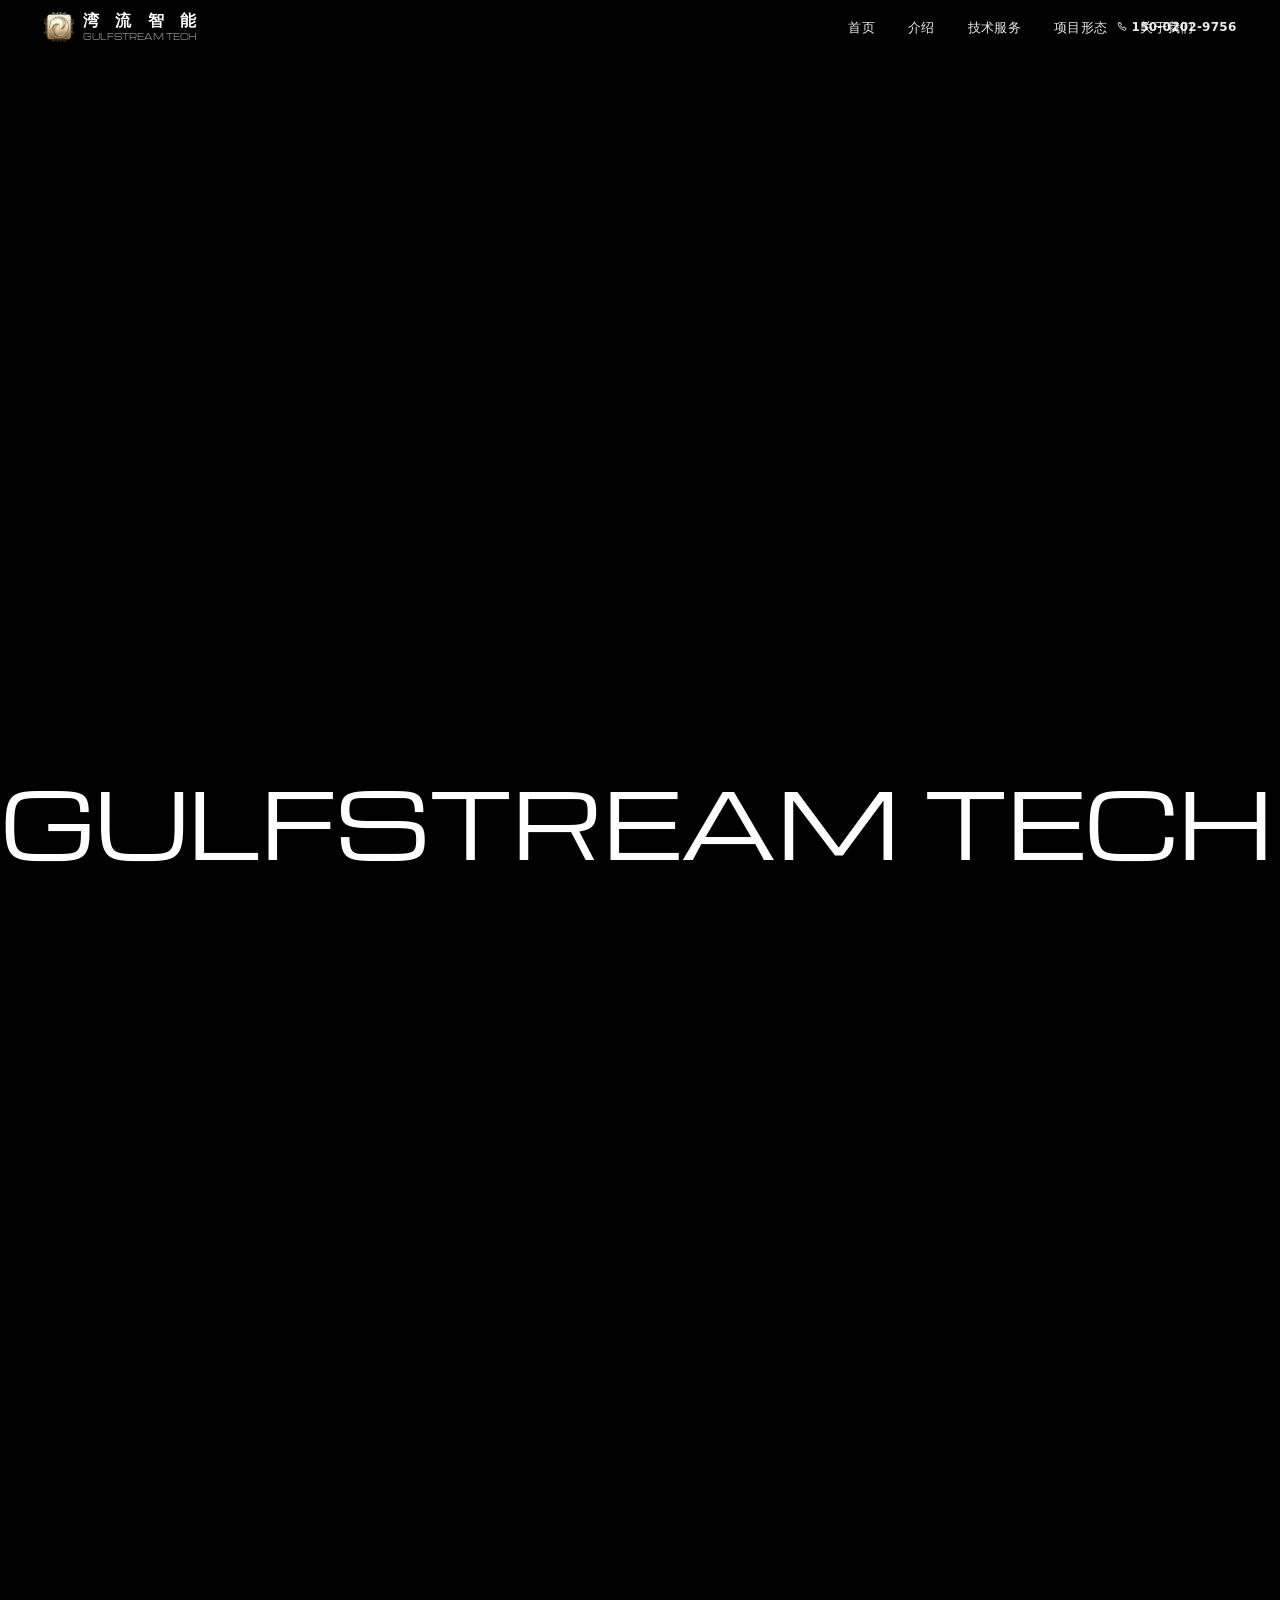
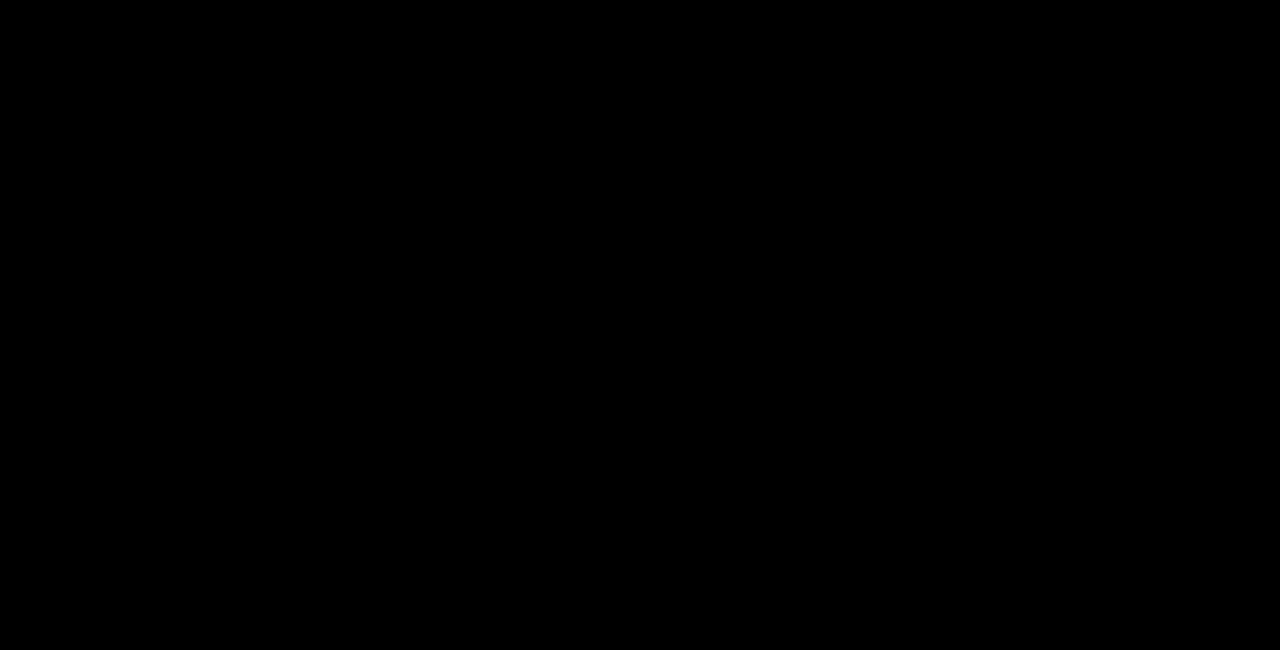
<file: index.html>
<!DOCTYPE html>
<html lang="zh-CN">
<head>
<meta charset="UTF-8" />
<meta name="viewport" content="width=device-width, initial-scale=1.0" />
<title>湾流智能 GULFSTREAM TECH | 大模型应用 · 智能体 · 智能办公</title>
<meta name="description" content="广州湾流智能科技有限公司：专注大模型应用、智能体与智能办公，为院校与企业客户提供从战略咨询、方案设计到系统交付、持续运营的全链条 AI 服务。" />
<meta name="theme-color" content="#000000" />
<link rel="icon" type="image/png" href="./assets/img/logo.png" />
<!-- 首屏标题的显示字体（自托管 Michroma）：preload 让它在首帧前就开始下载，
     避免通栏标题先用回退字体渲染再跳变。Vite 会把 href 换成带哈希的产物路径。 -->
<link rel="preload" as="font" type="font/woff2" crossorigin href="./assets/woff2/michroma-latin-400-normal-4gS0VCia.woff2" />
  <script type="module" crossorigin src="./assets/js/index-DqxWZvtI.js"></script>
  <link rel="modulepreload" crossorigin href="./assets/js/mount-DvKfOd8M.js">
  <link rel="stylesheet" crossorigin href="./assets/css/mount-foMxa_ag.css">
  <link rel="stylesheet" crossorigin href="./assets/css/index-fR4u_oUb.css">
</head>
<body>
<div id="app" data-page="index"><div class="intro-track"><section class="intro-hero"><video class="intro-video" src="videos/background.mp4" muted playsinline preload="auto" disablepictureinpicture aria-hidden="true" tabindex="-1"></video> <nav class="intro-nav" aria-label="首屏导航"><span class="intro-brand"><span class="brand-lockup"><span class="brand-lockup__logo"><img src="assets/img/logo.png" alt="" width="128" height="128"></span><span class="brand-lockup__text"><span class="brand-lockup__name"><!--[--><span>湾</span><span>流</span><span>智</span><span>能</span><!--]--></span><span class="brand-lockup__sub">GULFSTREAM TECH</span></span></span></span> <ul class="intro-links"><!--[--><li><a href="index.html">首页</a></li><li><a href="intro.html">介绍</a></li><li><a href="services.html">技术服务</a></li><li><a href="cases.html">项目形态</a></li><li><a href="about.html">关于我们</a></li><!--]--></ul> <a class="intro-tel" href="tel:15002029756" aria-label="拨打客服电话 150-0202-9756"><svg class="intro-tel__icon" viewBox="0 0 24 24" fill="none" stroke="currentColor" stroke-width="1.8" stroke-linecap="round" stroke-linejoin="round" aria-hidden="true"><path d="M6.2 3.6h3l1.6 4-2 1.4a11.6 11.6 0 0 0 5.2 5.2l1.4-2 4 1.6v3a1.8 1.8 0 0 1-2 1.8A16.6 16.6 0 0 1 4.4 5.6a1.8 1.8 0 0 1 1.8-2Z"></path></svg> <span class="intro-tel__num">150-0202-9756</span></a> <button type="button" class="intro-burger" aria-expanded="false" aria-controls="introMenu" aria-label="打开菜单"><i></i><i></i><i></i></button></nav> <div id="introMenu" class="intro-menu"><!--[--><a href="index.html">首页</a><a href="intro.html">介绍</a><a href="services.html">技术服务</a><a href="cases.html">项目形态</a><a href="about.html">关于我们</a><!--]--> <a class="intro-menu__tel" href="tel:15002029756">150-0202-9756</a></div> <h1 class="intro-title" aria-label="GULFSTREAM TECH"><span class="intro-title__text"><!--[--><span class="intro-char">G</span><span class="intro-char">U</span><span class="intro-char">L</span><span class="intro-char">F</span><span class="intro-char">S</span><span class="intro-char">T</span><span class="intro-char">R</span><span class="intro-char">E</span><span class="intro-char">A</span><span class="intro-char">M</span><span class="intro-char"> </span><span class="intro-char">T</span><span class="intro-char">E</span><span class="intro-char">C</span><span class="intro-char">H</span><!--]--></span></h1> <div class="intro-outro"><h2 class="intro-outro__title">让 AI 成为每一个组织的生产力</h2> <p class="intro-outro__desc">
          广州湾流智能科技有限公司成立于 2023 年，立足粤港澳大湾区，专注大模型应用、智能体与智能办公三大方向。
          为院校与企业客户提供从战略咨询、方案设计到系统交付、持续运营的全链条 AI 服务。
        </p> <div class="intro-cta"><a class="intro-cta__btn intro-cta__btn--strong" href="about.html#leadForm">获取技术方案</a> <a class="intro-cta__btn" href="cases.html">看看项目形态</a></div></div></section></div></div>

</body>
</html>
</file>
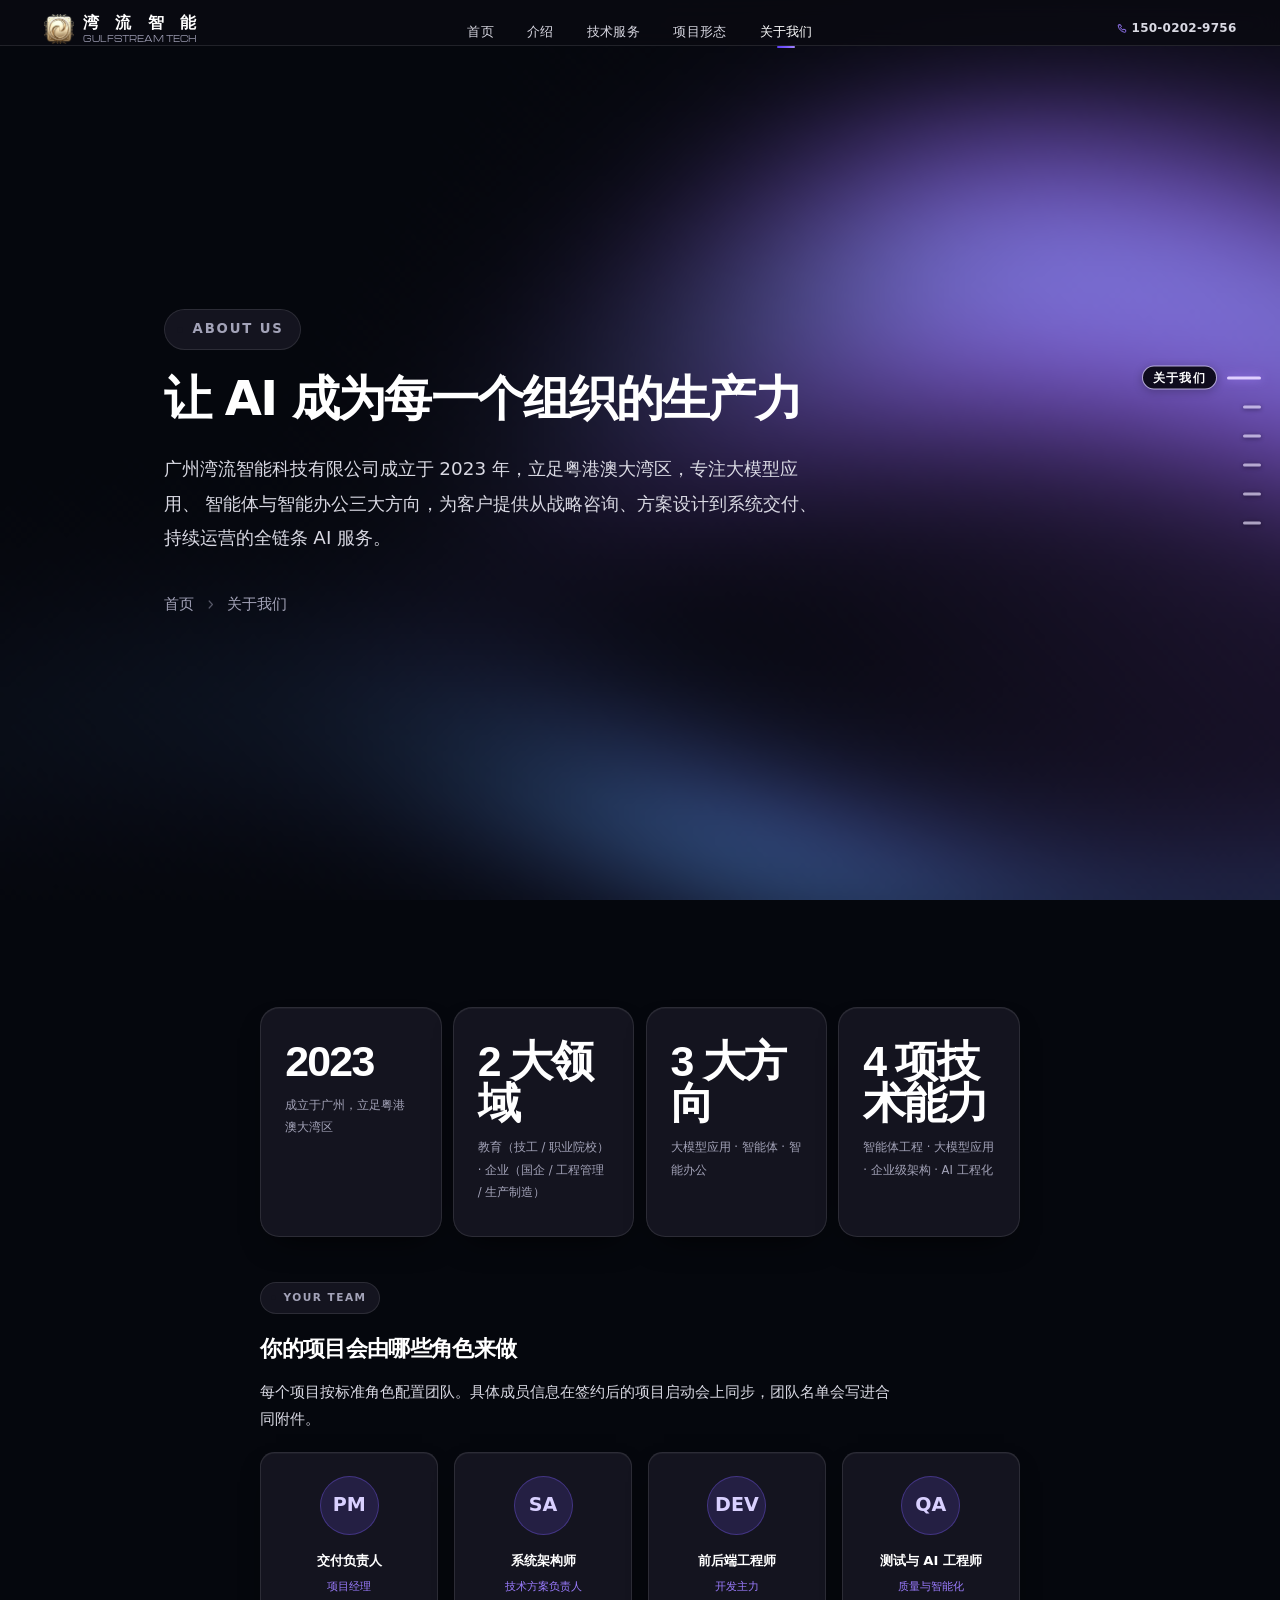
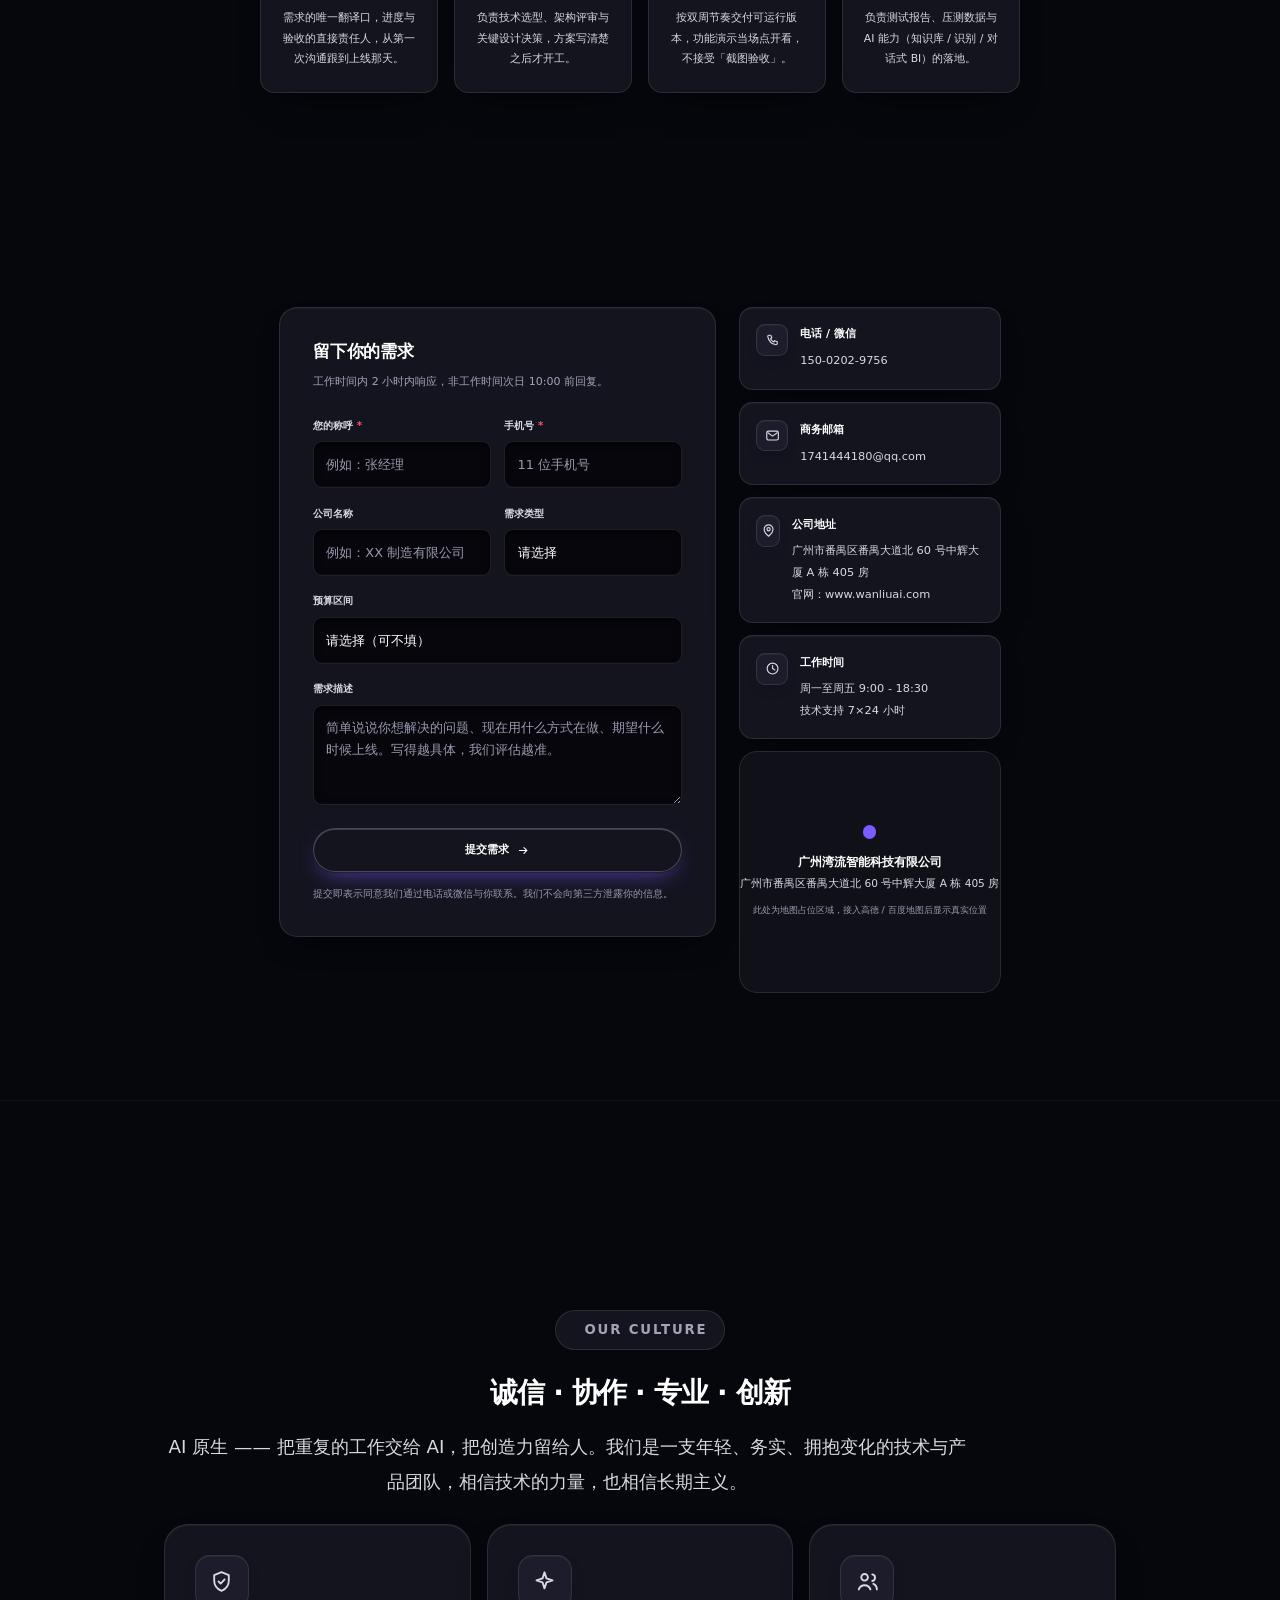
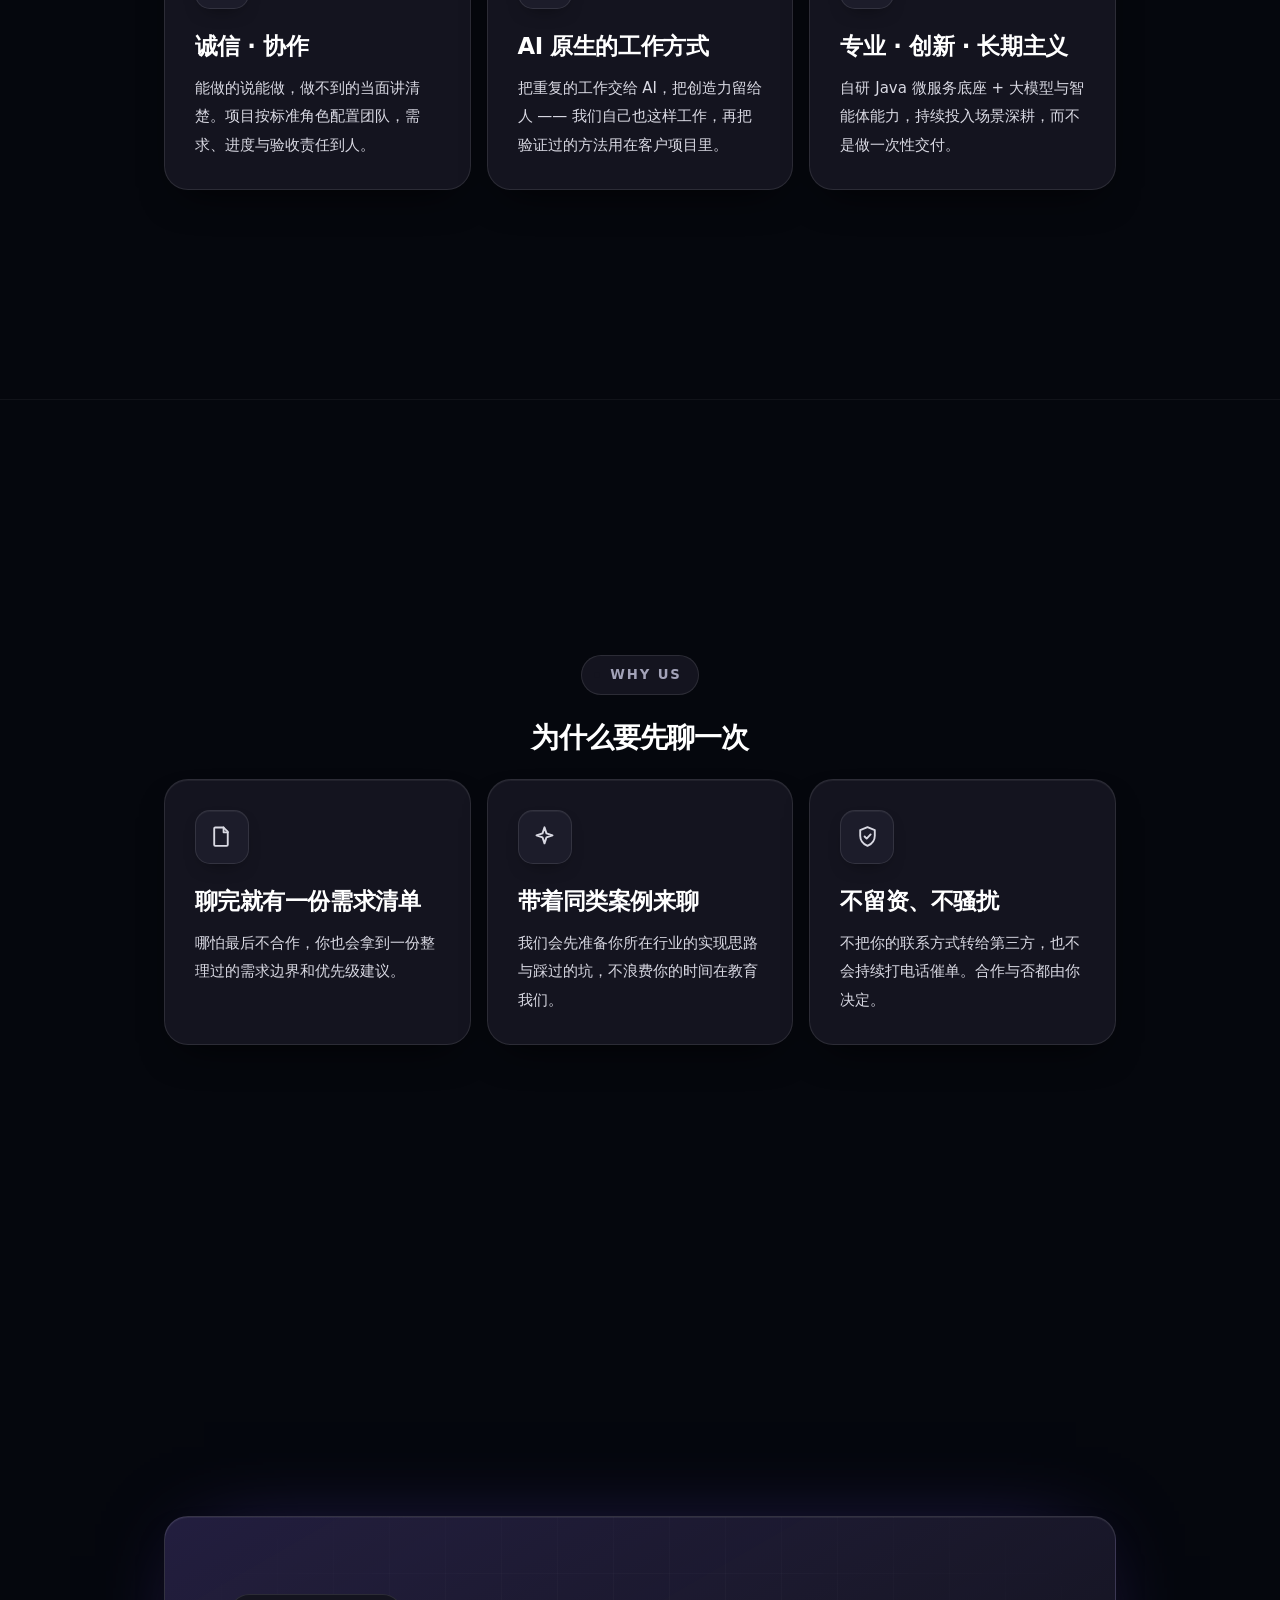
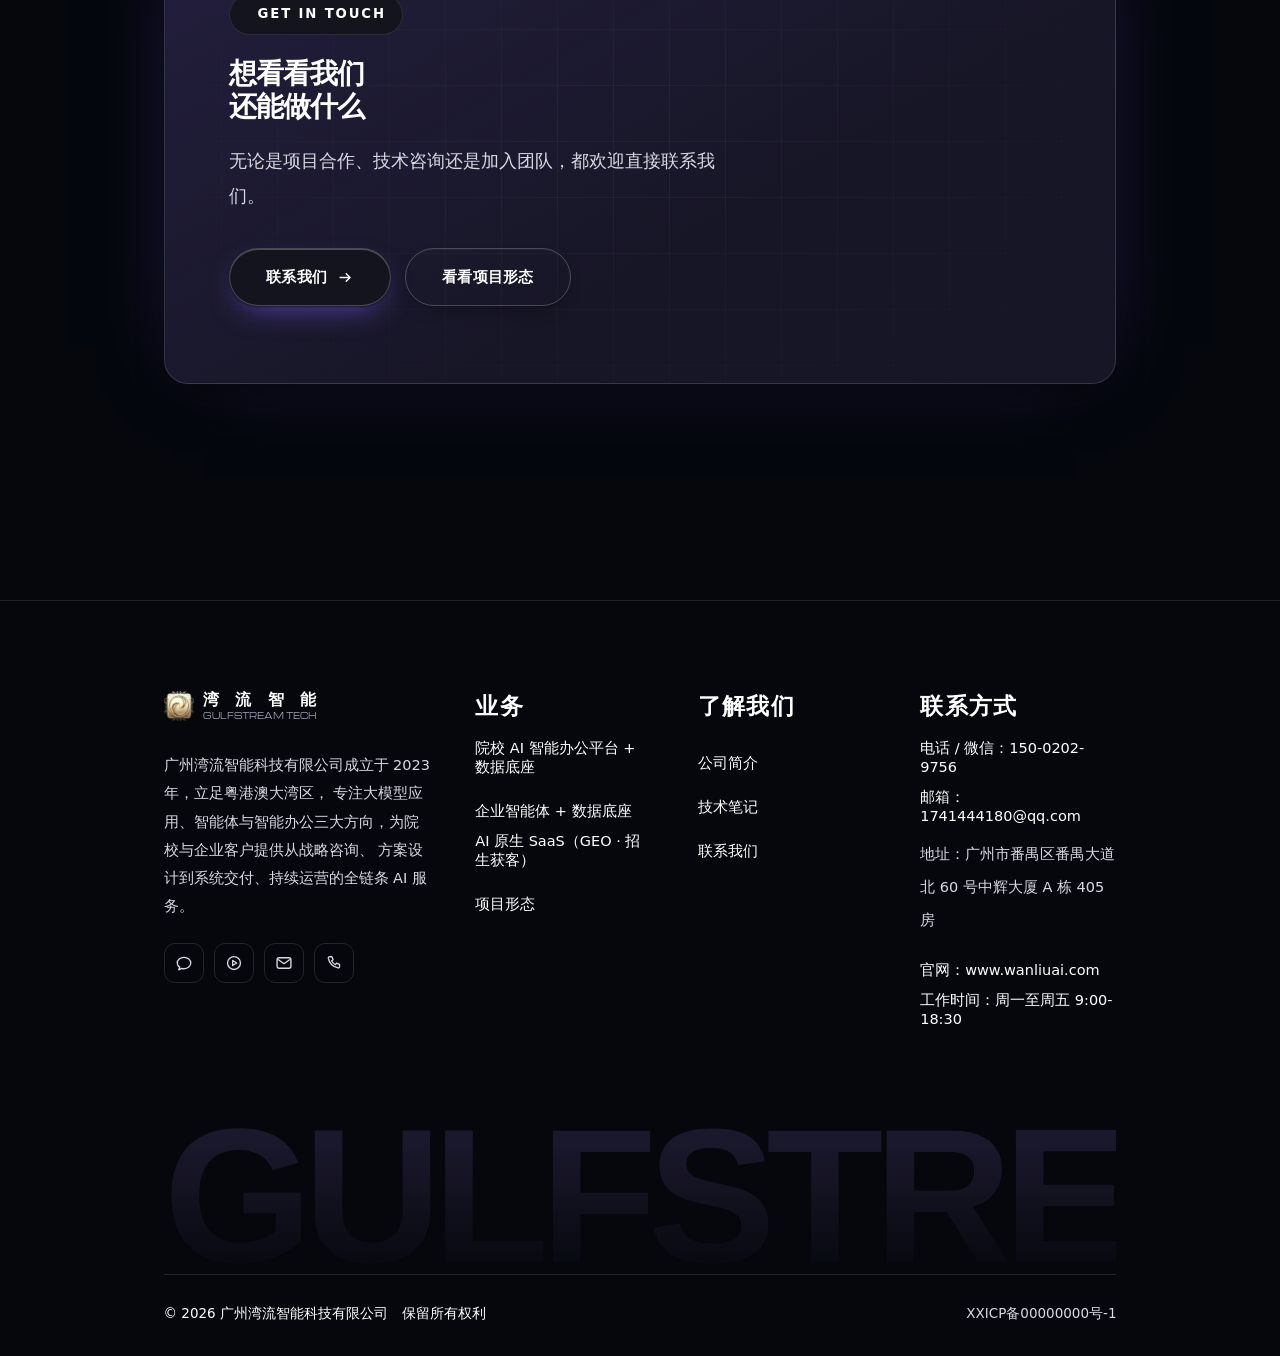
<file: about.html>
<!DOCTYPE html>
<html lang="zh-CN">
<head>
<meta charset="UTF-8" />
<meta name="viewport" content="width=device-width, initial-scale=1.0" />
<!-- 样式层在 src/main.js 中按 style.css → editions.css → light.css 顺序引入 -->
<title>关于我们 - 湾流智能 GULFSTREAM TECH | 让 AI 成为每一个组织的生产力</title>
<meta name="description" content="广州湾流智能科技有限公司成立于 2023 年，立足粤港澳大湾区，专注大模型应用、智能体与智能办公三大方向，服务教育（技工 / 职业院校）与企业（国企 / 工程管理 / 生产制造）两大领域。" />
<meta name="keywords" content="湾流智能,广州湾流智能科技有限公司,公司简介,大模型应用,智能体,智能办公" />
<meta name="theme-color" content="#ffffff" />
<link rel="icon" type="image/png" href="./assets/img/logo.png" />
<script>
  (function () {
    var d = document.documentElement;
    d.className += ' ez-js';
    setTimeout(function () {
      if (!window.__ezOk) d.className = d.className.replace(' ez-js', '');
    }, 2400);
  })();
</script>
  <script type="module" crossorigin src="./assets/js/mount-DvKfOd8M.js"></script>
  <script type="module" crossorigin src="./assets/js/main-18OwNNSZ.js"></script>
  <link rel="stylesheet" crossorigin href="./assets/css/mount-foMxa_ag.css">
  <link rel="stylesheet" crossorigin href="./assets/css/main-DuoLSzXt.css">
</head>
<body>
<div id="app" data-page="about"><!--[--><svg class="sprite" width="0" height="0" style="position:absolute;" aria-hidden="true"><symbol id="i-code" viewBox="0 0 24 24" fill="none" stroke="currentColor" stroke-width="1.8" stroke-linecap="round" stroke-linejoin="round"><path d="M8.5 8.5 4 12l4.5 3.5M15.5 8.5 20 12l-4.5 3.5M13.6 4.4 10.4 19.6"></path></symbol> <symbol id="i-cloud" viewBox="0 0 24 24" fill="none" stroke="currentColor" stroke-width="1.8" stroke-linecap="round" stroke-linejoin="round"><path d="M7 18h9.5a4 4 0 0 0 .4-8 5.5 5.5 0 0 0-10.6 1.3A3.4 3.4 0 0 0 7 18Z"></path></symbol> <symbol id="i-mobile" viewBox="0 0 24 24" fill="none" stroke="currentColor" stroke-width="1.8" stroke-linecap="round" stroke-linejoin="round"><rect x="6" y="2.5" width="12" height="19" rx="3"></rect><path d="M10.6 18.6h2.8"></path></symbol> <symbol id="i-spark" viewBox="0 0 24 24" fill="none" stroke="currentColor" stroke-width="1.8" stroke-linecap="round" stroke-linejoin="round"><path d="M12 3.2 13.9 9l5.8 1.9-5.8 1.9L12 18.6l-1.9-5.8L4.3 10.9 10.1 9 12 3.2Z"></path></symbol> <symbol id="i-chart" viewBox="0 0 24 24" fill="none" stroke="currentColor" stroke-width="1.8" stroke-linecap="round" stroke-linejoin="round"><path d="M4 19h16M7.5 16V9.5M12 16V5.5M16.5 16v-4"></path></symbol> <symbol id="i-shield" viewBox="0 0 24 24" fill="none" stroke="currentColor" stroke-width="1.8" stroke-linecap="round" stroke-linejoin="round"><path d="M12 3 5 5.8v5.4c0 4.2 2.9 8 7 9.8 4.1-1.8 7-5.6 7-9.8V5.8L12 3Z"></path><path d="m9.2 12 2 2 3.8-4"></path></symbol> <symbol id="i-users" viewBox="0 0 24 24" fill="none" stroke="currentColor" stroke-width="1.8" stroke-linecap="round" stroke-linejoin="round"><circle cx="9.2" cy="8" r="3.2"></circle><path d="M3.6 19.6a5.9 5.9 0 0 1 11.2 0M16.6 5.2a3.2 3.2 0 0 1 0 6.3M17.6 14.2a5.8 5.8 0 0 1 3.4 5.4"></path></symbol> <symbol id="i-check" viewBox="0 0 24 24" fill="none" stroke="currentColor" stroke-width="2.2" stroke-linecap="round" stroke-linejoin="round"><path d="m5 12.6 4.2 4.2L19 6.9"></path></symbol> <symbol id="i-arrow-right" viewBox="0 0 24 24" fill="none" stroke="currentColor" stroke-width="2" stroke-linecap="round" stroke-linejoin="round"><path d="M4.5 12h14M13 6.6l5.4 5.4L13 17.4"></path></symbol> <symbol id="i-chevron" viewBox="0 0 24 24" fill="none" stroke="currentColor" stroke-width="2.2" stroke-linecap="round" stroke-linejoin="round"><path d="m9.5 5.5 6 6.5-6 6.5"></path></symbol> <symbol id="i-arrow-up" viewBox="0 0 24 24" fill="none" stroke="currentColor" stroke-width="2" stroke-linecap="round" stroke-linejoin="round"><path d="M12 19.5V5M6 11l6-6 6 6"></path></symbol> <symbol id="i-phone" viewBox="0 0 24 24" fill="none" stroke="currentColor" stroke-width="1.8" stroke-linecap="round" stroke-linejoin="round"><path d="M6.2 3.6h3l1.6 4-2 1.4a11.6 11.6 0 0 0 5.2 5.2l1.4-2 4 1.6v3a1.8 1.8 0 0 1-2 1.8A16.6 16.6 0 0 1 4.4 5.6a1.8 1.8 0 0 1 1.8-2Z"></path></symbol> <symbol id="i-mail" viewBox="0 0 24 24" fill="none" stroke="currentColor" stroke-width="1.8" stroke-linecap="round" stroke-linejoin="round"><rect x="2.8" y="5" width="18.4" height="14" rx="2.6"></rect><path d="m4.6 7.6 7.4 5.3 7.4-5.3"></path></symbol> <symbol id="i-pin" viewBox="0 0 24 24" fill="none" stroke="currentColor" stroke-width="1.8" stroke-linecap="round" stroke-linejoin="round"><path d="M12 21s7-5.6 7-11a7 7 0 1 0-14 0c0 5.4 7 11 7 11Z"></path><circle cx="12" cy="10" r="2.6"></circle></symbol> <symbol id="i-clock" viewBox="0 0 24 24" fill="none" stroke="currentColor" stroke-width="1.8" stroke-linecap="round" stroke-linejoin="round"><circle cx="12" cy="12" r="8.6"></circle><path d="M12 7.2V12l3.6 2.1"></path></symbol> <symbol id="i-rocket" viewBox="0 0 24 24" fill="none" stroke="currentColor" stroke-width="1.8" stroke-linecap="round" stroke-linejoin="round"><path d="M13.8 4.4c3.4-1.5 6.4-1 6.4-1s.5 3-1 6.4c-1.3 3-4.3 6-7.6 8.3l-3.6-1-1-3.6c2.4-3.3 5.4-6.3 8.4-7.6Z"></path><circle cx="15.4" cy="8.6" r="1.6"></circle><path d="M8 16.2c-1.6 1.6-1.6 4-1.6 4s2.4 0 4-1.6"></path></symbol> <symbol id="i-layers" viewBox="0 0 24 24" fill="none" stroke="currentColor" stroke-width="1.8" stroke-linecap="round" stroke-linejoin="round"><path d="m12 3.4 8.4 4.2L12 11.8 3.6 7.6 12 3.4Z"></path><path d="m3.6 12.4 8.4 4.2 8.4-4.2M3.6 16.8l8.4 4.2 8.4-4.2"></path></symbol> <symbol id="i-target" viewBox="0 0 24 24" fill="none" stroke="currentColor" stroke-width="1.8" stroke-linecap="round" stroke-linejoin="round"><circle cx="12" cy="12" r="8.6"></circle><circle cx="12" cy="12" r="4.6"></circle><circle cx="12" cy="12" r="1"></circle></symbol> <symbol id="i-chat" viewBox="0 0 24 24" fill="none" stroke="currentColor" stroke-width="1.8" stroke-linecap="round" stroke-linejoin="round"><path d="M21 12c0 4.2-4 7.6-9 7.6-1 0-1.9-.1-2.8-.3L5 21l1.2-3.4C4.2 16.4 3 14.3 3 12c0-4.2 4-7.6 9-7.6s9 3.4 9 7.6Z"></path></symbol> <symbol id="i-play" viewBox="0 0 24 24" fill="none" stroke="currentColor" stroke-width="1.8" stroke-linecap="round" stroke-linejoin="round"><circle cx="12" cy="12" r="8.6"></circle><path d="m10.2 8.6 5.4 3.4-5.4 3.4V8.6Z"></path></symbol> <symbol id="i-briefcase" viewBox="0 0 24 24" fill="none" stroke="currentColor" stroke-width="1.8" stroke-linecap="round" stroke-linejoin="round"><rect x="3" y="7" width="18" height="12.6" rx="2.4"></rect><path d="M8.6 7V5.4A1.4 1.4 0 0 1 10 4h4a1.4 1.4 0 0 1 1.4 1.4V7M3 12.4h18"></path></symbol> <symbol id="i-file" viewBox="0 0 24 24" fill="none" stroke="currentColor" stroke-width="1.8" stroke-linecap="round" stroke-linejoin="round"><path d="M6 3.4h8l4 4V20a1 1 0 0 1-1 1H6a1 1 0 0 1-1-1V4.4a1 1 0 0 1 1-1Z"></path><path d="M14 3.4V8h4"></path></symbol></svg> <div id="progress"></div> <div class="site-flow-background" aria-hidden="true"></div> <header class="site-header"><div class="container nav"><a class="brand" href="index.html" aria-label="湾流智能首页"><span class="brand-lockup"><span class="brand-lockup__logo"><img src="assets/img/logo.png" alt="" width="128" height="128"></span><span class="brand-lockup__text"><span class="brand-lockup__name"><!--[--><span>湾</span><span>流</span><span>智</span><span>能</span><!--]--></span><span class="brand-lockup__sub">GULFSTREAM TECH</span></span></span></a> <nav class="nav-links"><!--[--><a href="index.html">首页</a><a href="intro.html">介绍</a><a href="services.html">技术服务</a><a href="cases.html">项目形态</a><a href="about.html">关于我们</a><!--]--></nav> <div class="nav-right"><a class="nav-tel" href="tel:15002029756"><svg><use href="#i-phone"></use></svg>150-0202-9756</a> <button class="burger" id="burger" aria-label="打开菜单" aria-expanded="false"><i></i><i></i><i></i></button></div></div></header> <div class="drawer" id="drawer"><!--[--><a href="index.html">首页<span>01</span></a><a href="intro.html">介绍<span>02</span></a><a href="services.html">技术服务<span>03</span></a><a href="cases.html">项目形态<span>04</span></a><a href="about.html">关于我们<span>05</span></a><!--]--> <a href="tel:15002029756" style="color:#8c6e1f;">150-0202-9756<span>TEL</span></a></div> <!--[--><main><section class="page-hero" data-chapter="关于我们"><div class="container"><span class="eyebrow">About Us</span> <h1 style="margin-top:22px;">让 AI 成为每一个组织的生产力</h1> <p class="lead">广州湾流智能科技有限公司成立于 2023 年，立足粤港澳大湾区，专注大模型应用、
            智能体与智能办公三大方向，为客户提供从战略咨询、方案设计到系统交付、持续运营的全链条 AI 服务。
          </p> <nav class="breadcrumb"><a href="index.html">首页</a><svg><use href="#i-chevron"></use></svg><span>关于我们</span></nav></div></section> <section class="section section-tight" data-chapter="交付团队"><div class="container"><div class="stats reveal"><div class="stat"><b><span data-count="2023">0</span></b><p>成立于广州，立足粤港澳大湾区</p></div> <div class="stat"><b><span data-count="2">0</span> 大领域</b><p>教育（技工 / 职业院校）· 企业（国企 / 工程管理 / 生产制造）</p></div> <div class="stat"><b><span data-count="3">0</span> 大方向</b><p>大模型应用 · 智能体 · 智能办公</p></div> <div class="stat"><b><span data-count="4">0</span> 项技术能力</b><p>智能体工程 · 大模型应用 · 企业级架构 · AI 工程化</p></div></div> <div class="sec-head reveal" style="margin-top:56px;"><span class="eyebrow eyebrow--brand">Your Team</span> <h2>你的项目会由哪些角色来做</h2> <p>每个项目按标准角色配置团队。具体成员信息在签约后的项目启动会上同步，团队名单会写进合同附件。</p></div> <div class="team-grid"><div class="member reveal"><div class="face">PM</div> <b>交付负责人</b><span>项目经理</span> <p>需求的唯一翻译口，进度与验收的直接责任人，从第一次沟通跟到上线那天。</p></div> <div class="member reveal"><div class="face">SA</div> <b>系统架构师</b><span>技术方案负责人</span> <p>负责技术选型、架构评审与关键设计决策，方案写清楚之后才开工。</p></div> <div class="member reveal"><div class="face">DEV</div> <b>前后端工程师</b><span>开发主力</span> <p>按双周节奏交付可运行版本，功能演示当场点开看，不接受「截图验收」。</p></div> <div class="member reveal"><div class="face">QA</div> <b>测试与 AI 工程师</b><span>质量与智能化</span> <p>负责测试报告、压测数据与 AI 能力（知识库 / 识别 / 对话式 BI）的落地。</p></div></div></div></section> <section class="section" id="contact" data-chapter="联系我们"><div class="container"><div class="contact-grid"><div class="form-card reveal"><h3 style="margin-bottom:10px;">留下你的需求</h3> <p style="color:var(--muted);font-size:14.6px;margin-bottom:30px;">工作时间内 2 小时内响应，非工作时间次日 10:00 前回复。</p> <form id="leadForm" novalidate><div class="field-2"><div class="field"><label for="name">您的称呼 <i>*</i></label> <input id="name" name="name" type="text" placeholder="例如：张经理" autocomplete="name"></div> <div class="field"><label for="phone">手机号 <i>*</i></label> <input id="phone" name="phone" type="tel" placeholder="11 位手机号" autocomplete="tel" inputmode="numeric"></div></div> <div class="field-2"><div class="field"><label for="company">公司名称</label> <input id="company" name="company" type="text" placeholder="例如：XX 制造有限公司" autocomplete="organization"></div> <div class="field"><label for="type">需求类型</label> <select id="type" name="type"><option value="">请选择</option> <option>院校 AI 智能办公平台 + 数据底座</option> <option>企业智能体 + 数据底座</option> <option>AI 原生 SaaS（GEO 可见度监测 / 智能招生获客）</option> <option>大模型应用落地</option> <option>智能办公与流程自动化</option> <option>数据底座与数据治理</option> <option>私有化部署与运维</option> <option>其他 / 还不确定</option></select></div></div> <div class="field"><label for="budget">预算区间</label> <select id="budget" name="budget"><option value="">请选择（可不填）</option> <option>5 万以内</option> <option>5 - 20 万</option> <option>20 - 50 万</option> <option>50 - 100 万</option> <option>100 万以上</option> <option>还没确定</option></select></div> <div class="field"><label for="detail">需求描述</label> <textarea id="detail" name="detail" placeholder="简单说说你想解决的问题、现在用什么方式在做、期望什么时候上线。写得越具体，我们评估越准。"></textarea></div> <button type="submit" class="btn btn-primary btn-lg btn-block" data-magnet>
                  提交需求 <svg><use href="#i-arrow-right"></use></svg></button> <p class="form-note">提交即表示同意我们通过电话或微信与你联系。我们不会向第三方泄露你的信息。</p> <div class="form-msg" id="formMsg" role="status"></div></form></div> <div><div class="info-list reveal"><div class="info-item"><div class="ico ico-sm"><svg><use href="#i-phone"></use></svg></div> <div><b>电话 / 微信</b> <a href="tel:15002029756">150-0202-9756</a></div></div> <div class="info-item"><div class="ico ico-sm"><svg><use href="#i-mail"></use></svg></div> <div><b>商务邮箱</b> <a href="mailto:1741444180@qq.com">1741444180@qq.com</a></div></div> <div class="info-item"><div class="ico ico-sm"><svg><use href="#i-pin"></use></svg></div> <div><b>公司地址</b> <p>广州市番禺区番禺大道北 60 号中辉大厦 A 栋 405 房<br>官网：www.wanliuai.com</p></div></div> <div class="info-item"><div class="ico ico-sm"><svg><use href="#i-clock"></use></svg></div> <div><b>工作时间</b> <p>周一至周五 9:00 - 18:30<br>技术支持 7×24 小时</p></div></div></div> <div class="map-box reveal" style="margin-top:16px;"><div class="map-pin"><div class="ring"></div> <b style="display:block;font-size:16px;">广州湾流智能科技有限公司</b> <p>广州市番禺区番禺大道北 60 号中辉大厦 A 栋 405 房</p> <p style="margin-top:10px;font-size:12.5px;color:var(--muted-2);">此处为地图占位区域，接入高德 / 百度地图后显示真实位置</p></div></div></div></div></div></section> <section class="section section-alt" data-chapter="企业文化"><div class="container"><div class="sec-head center reveal"><span class="eyebrow eyebrow--brand">Our Culture</span> <h2>诚信 · 协作 · 专业 · 创新</h2> <p>AI 原生 —— 把重复的工作交给 AI，把创造力留给人。我们是一支年轻、务实、拥抱变化的技术与产品团队，相信技术的力量，也相信长期主义。</p></div> <div class="bento"><article class="card b-span-2 tilt reveal"><div class="card-glow"></div> <div class="ico"><svg><use href="#i-shield"></use></svg></div> <h3>诚信 · 协作</h3> <p>能做的说能做，做不到的当面讲清楚。项目按标准角色配置团队，需求、进度与验收责任到人。</p></article> <article class="card b-span-2 tilt reveal"><div class="card-glow"></div> <div class="ico"><svg><use href="#i-spark"></use></svg></div> <h3>AI 原生的工作方式</h3> <p>把重复的工作交给 AI，把创造力留给人 —— 我们自己也这样工作，再把验证过的方法用在客户项目里。</p></article> <article class="card b-span-2 tilt reveal"><div class="card-glow"></div> <div class="ico"><svg><use href="#i-users"></use></svg></div> <h3>专业 · 创新 · 长期主义</h3> <p>自研 Java 微服务底座 + 大模型与智能体能力，持续投入场景深耕，而不是做一次性交付。</p></article></div></div></section> <section class="section section-tight" data-chapter="初次沟通"><div class="container"><div class="sec-head center reveal"><span class="eyebrow eyebrow--brand">Why Us</span> <h2>为什么要先聊一次</h2></div> <div class="bento"><article class="card b-span-2 tilt reveal"><div class="card-glow"></div> <div class="ico"><svg><use href="#i-file"></use></svg></div> <h3>聊完就有一份需求清单</h3> <p>哪怕最后不合作，你也会拿到一份整理过的需求边界和优先级建议。</p></article> <article class="card b-span-2 tilt reveal"><div class="card-glow"></div> <div class="ico"><svg><use href="#i-spark"></use></svg></div> <h3>带着同类案例来聊</h3> <p>我们会先准备你所在行业的实现思路与踩过的坑，不浪费你的时间在教育我们。</p></article> <article class="card b-span-2 tilt reveal"><div class="card-glow"></div> <div class="ico"><svg><use href="#i-shield"></use></svg></div> <h3>不留资、不骚扰</h3> <p>不把你的联系方式转给第三方，也不会持续打电话催单。合作与否都由你决定。</p></article></div></div></section> <section class="section section-tight" data-chapter="更多服务"><div class="container"><div class="cta-band reveal"><div class="cta-flex"><div><span class="eyebrow">Get in Touch</span> <h2 style="margin-top:22px;">想看看我们<br>还能做什么</h2> <p class="lead" style="margin-top:20px;max-width:520px;">无论是项目合作、技术咨询还是加入团队，都欢迎直接联系我们。</p></div> <div class="cta-actions"><a href="about.html#leadForm" class="btn btn-primary btn-lg" data-magnet>联系我们 <svg><use href="#i-arrow-right"></use></svg></a> <a href="cases.html" class="btn btn-ghost btn-lg">看看项目形态</a></div></div></div></div></section></main><!--]--> <footer class="site-footer"><div class="container"><div class="footer-grid"><div class="footer-brand"><a class="brand" href="index.html"><span class="brand-lockup"><span class="brand-lockup__logo"><img src="assets/img/logo.png" alt="" width="128" height="128"></span><span class="brand-lockup__text"><span class="brand-lockup__name"><!--[--><span>湾</span><span>流</span><span>智</span><span>能</span><!--]--></span><span class="brand-lockup__sub">GULFSTREAM TECH</span></span></span></a> <p>广州湾流智能科技有限公司成立于 2023 年，立足粤港澳大湾区，
            专注大模型应用、智能体与智能办公三大方向，为院校与企业客户提供从战略咨询、
            方案设计到系统交付、持续运营的全链条 AI 服务。
          </p> <div class="socials" style="margin-top:22px;"><a href="#" aria-label="微信公众号"><svg><use href="#i-chat"></use></svg></a> <a href="#" aria-label="视频号"><svg><use href="#i-play"></use></svg></a> <a href="mailto:1741444180@qq.com" aria-label="邮件"><svg><use href="#i-mail"></use></svg></a> <a href="tel:15002029756" aria-label="电话"><svg><use href="#i-phone"></use></svg></a></div></div> <div><h4>业务</h4> <ul><li><a href="services.html#edu-ai">院校 AI 智能办公平台 + 数据底座</a></li> <li><a href="services.html">企业智能体 + 数据底座</a></li> <li><a href="services.html#geo">AI 原生 SaaS（GEO · 招生获客）</a></li> <li><a href="cases.html">项目形态</a></li></ul></div> <div><h4>了解我们</h4> <ul><li><a href="intro.html">公司简介</a></li> <li><a href="intro.html#insights">技术笔记</a></li> <li><a href="about.html#leadForm">联系我们</a></li></ul></div> <div><h4>联系方式</h4> <ul><li><a href="tel:15002029756">电话 / 微信：150-0202-9756</a></li> <li><a href="mailto:1741444180@qq.com">邮箱：1741444180@qq.com</a></li> <li><a href="about.html#contact">地址：广州市番禺区番禺大道北 60 号中辉大厦 A 栋 405 房</a></li> <li><a href="https://www.wanliuai.com" target="_blank" rel="noopener">官网：www.wanliuai.com</a></li> <li><a href="about.html#contact">工作时间：周一至周五 9:00-18:30</a></li></ul></div></div> <div class="footer-word">GULFSTREAM</div> <div class="footer-bottom"><span>© <span data-year>2026</span> 广州湾流智能科技有限公司　保留所有权利</span> <span><a href="https://beian.miit.gov.cn" target="_blank" rel="noopener">XXICP备00000000号-1</a></span></div></div></footer> <button id="toTop" aria-label="回到顶部"><svg><use href="#i-arrow-up"></use></svg></button><!--]--></div>

</body>
</html>
</file>
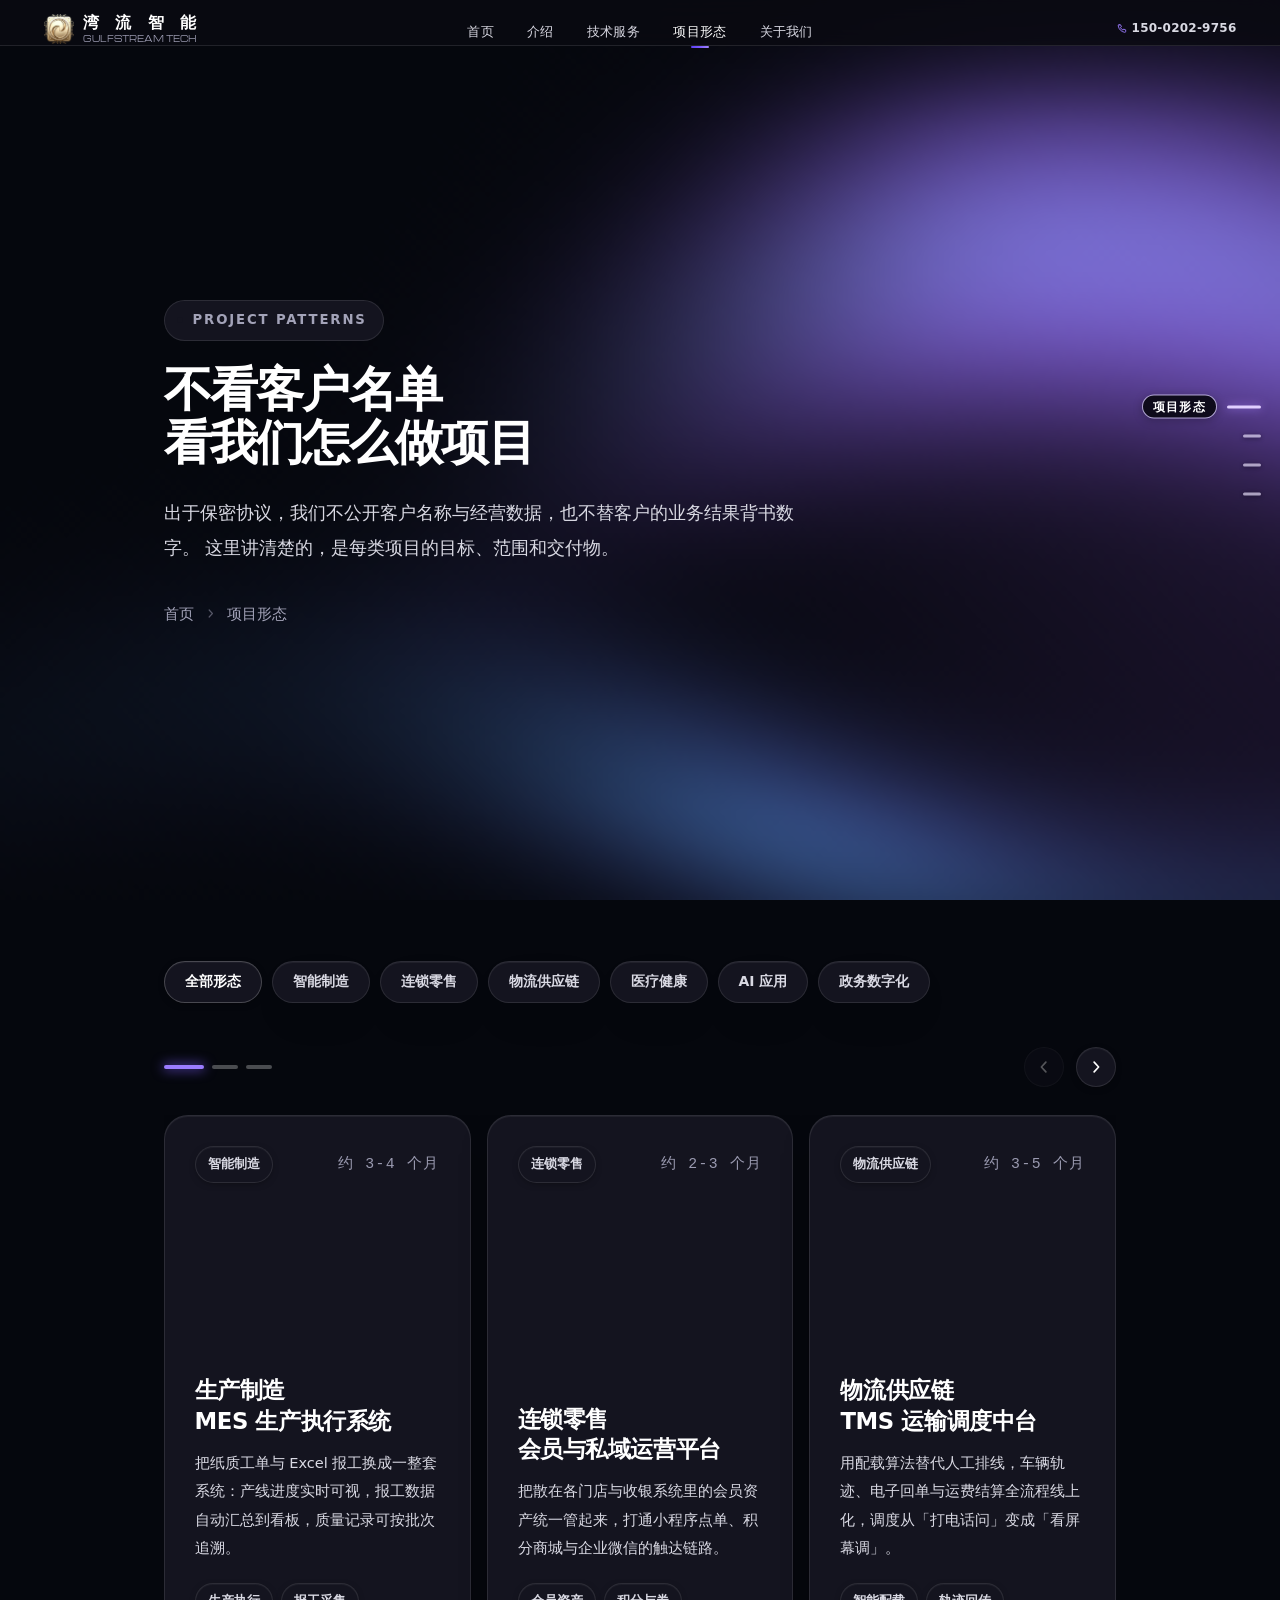
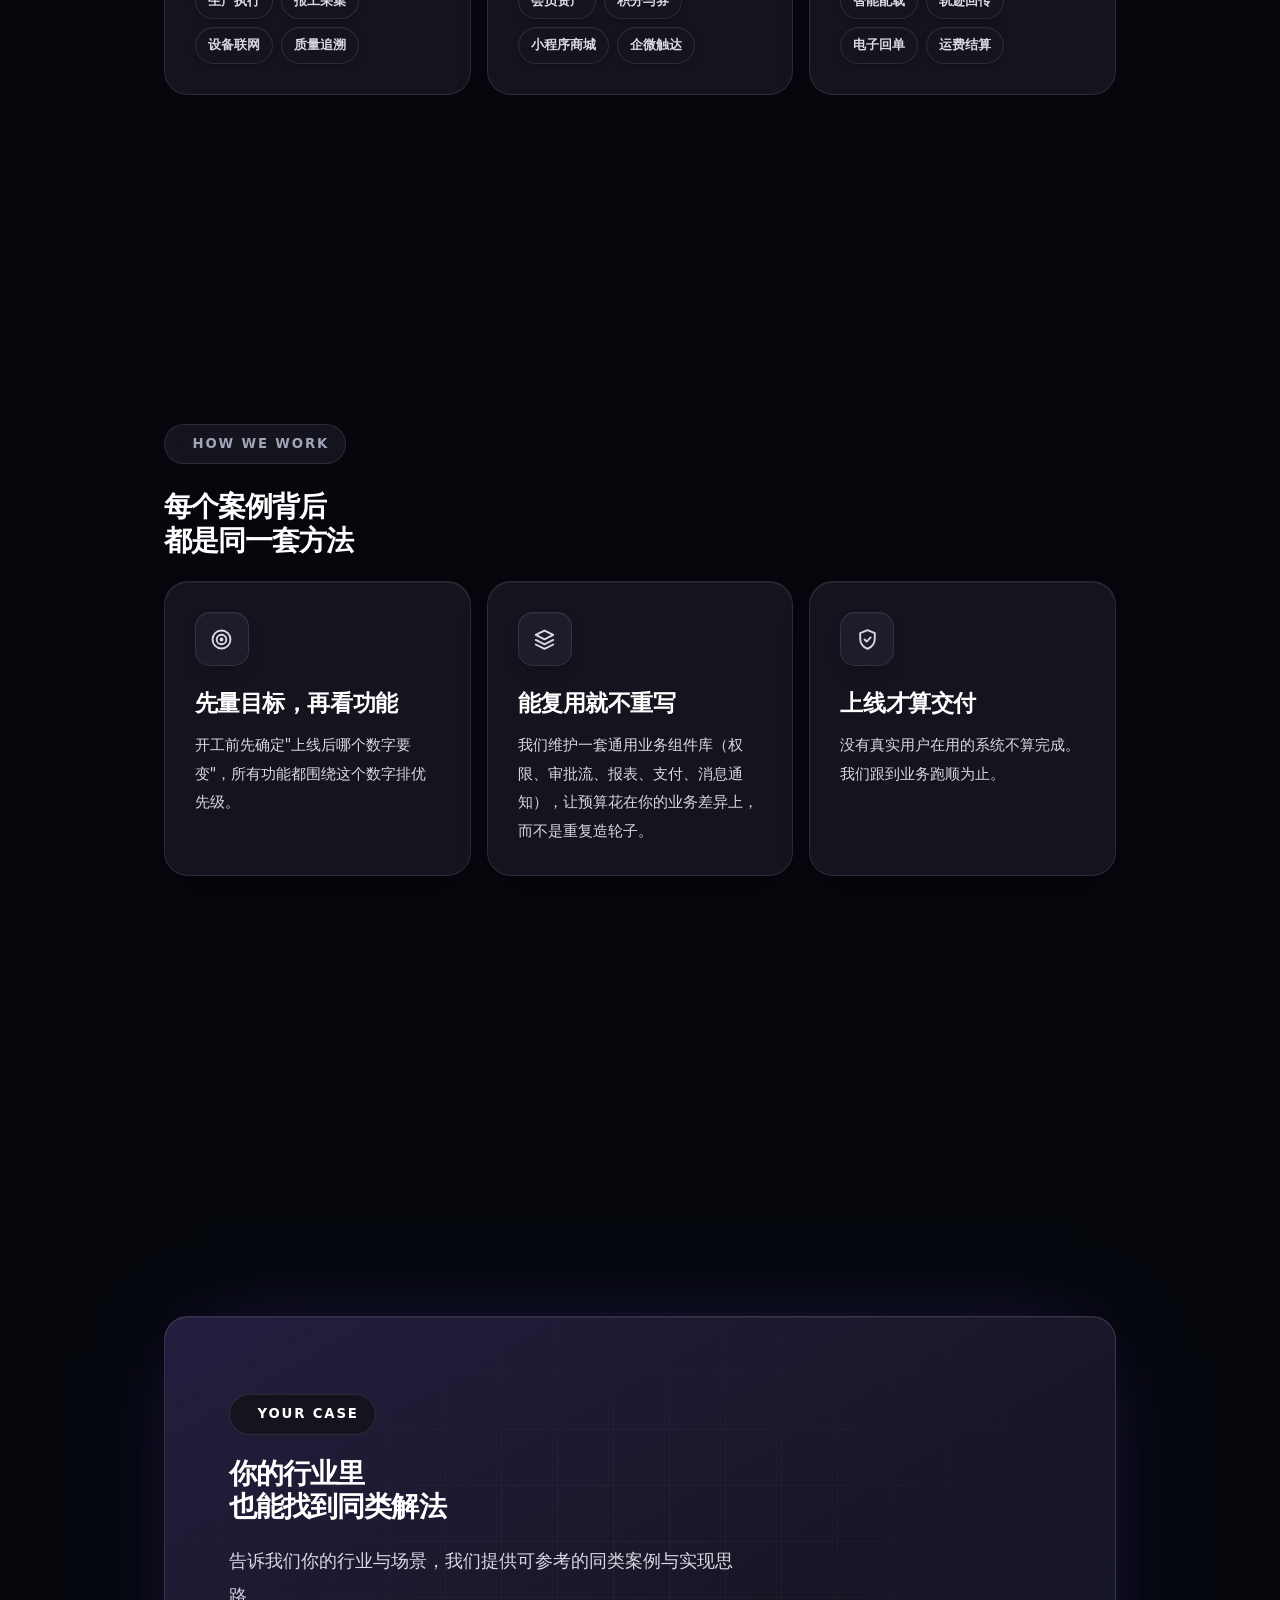
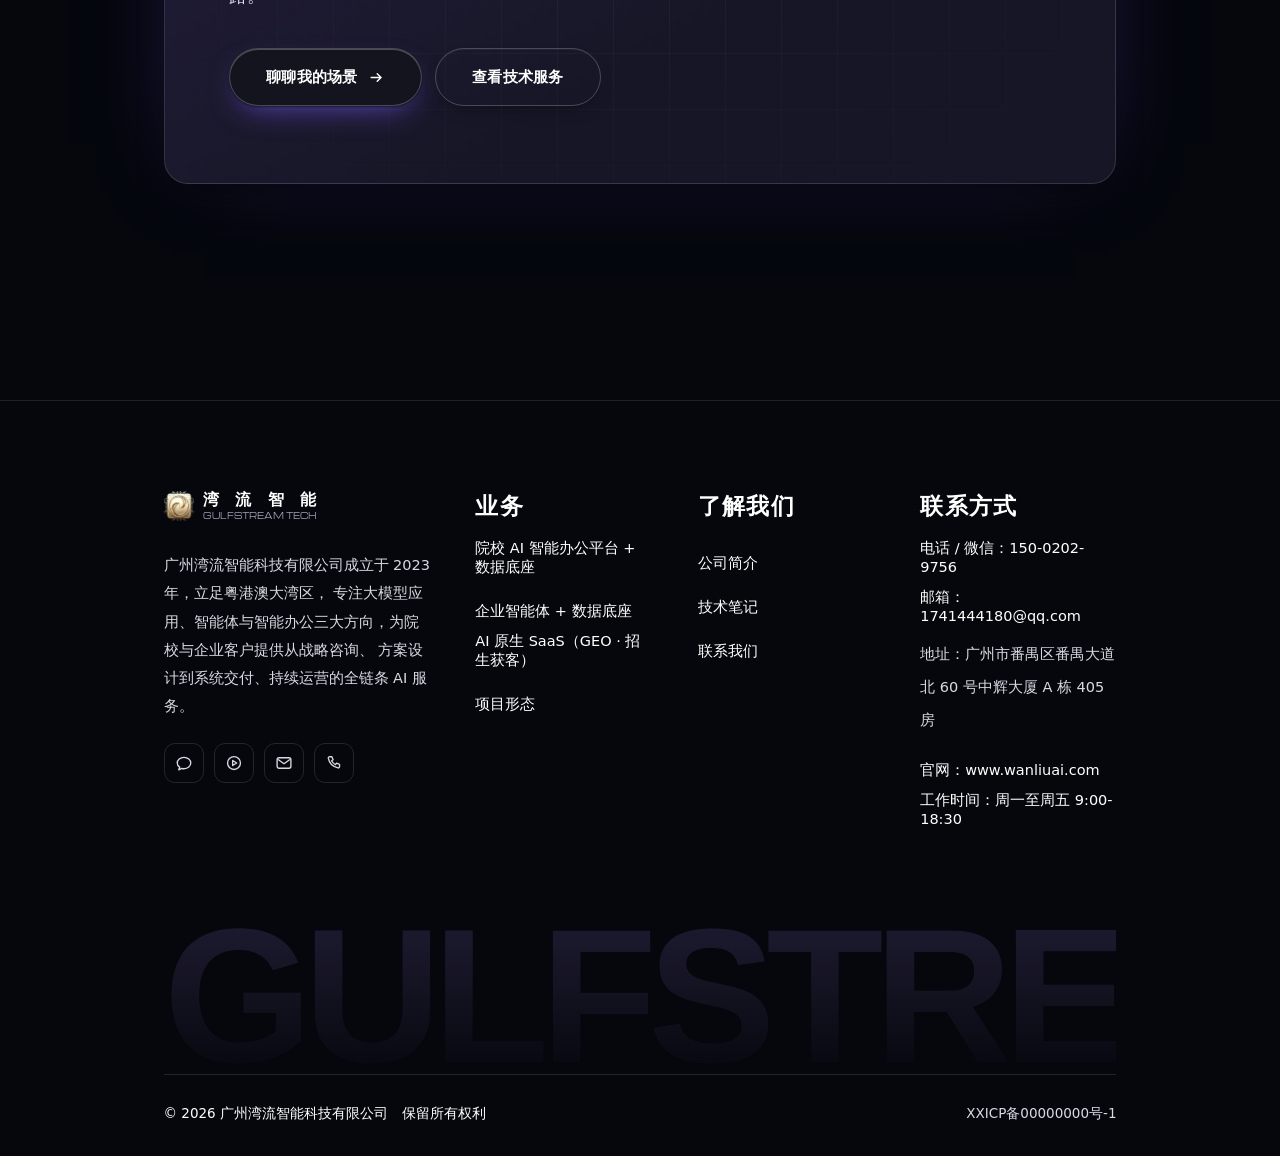
<file: cases.html>
<!DOCTYPE html>
<html lang="zh-CN">
<head>
<meta charset="UTF-8" />
<meta name="viewport" content="width=device-width, initial-scale=1.0" />
<!-- 样式层在 src/main.js 中按 style.css → editions.css → light.css 顺序引入 -->
<title>项目形态 - 湾流智能 GULFSTREAM TECH | 目标 · 范围 · 交付物</title>
<meta name="description" content="湾流智能常见项目形态说明：制造、零售、物流、医疗、政务、AI 六类系统的目标、范围与交付物。出于保密协议，不公开客户名称与经营数据。" />
<meta name="keywords" content="软件定制开发,MES系统,会员系统,物流系统,政务系统,AI知识库" />
<meta name="theme-color" content="#ffffff" />
<link rel="icon" type="image/png" href="./assets/img/logo.png" />
<script>
  (function () {
    var d = document.documentElement;
    d.className += ' ez-js';
    setTimeout(function () {
      if (!window.__ezOk) d.className = d.className.replace(' ez-js', '');
    }, 2400);
  })();
</script>
  <script type="module" crossorigin src="./assets/js/mount-DvKfOd8M.js"></script>
  <script type="module" crossorigin src="./assets/js/main-18OwNNSZ.js"></script>
  <link rel="stylesheet" crossorigin href="./assets/css/mount-foMxa_ag.css">
  <link rel="stylesheet" crossorigin href="./assets/css/main-DuoLSzXt.css">
</head>
<body>
<div id="app" data-page="cases"><!--[--><svg class="sprite" width="0" height="0" style="position:absolute;" aria-hidden="true"><symbol id="i-code" viewBox="0 0 24 24" fill="none" stroke="currentColor" stroke-width="1.8" stroke-linecap="round" stroke-linejoin="round"><path d="M8.5 8.5 4 12l4.5 3.5M15.5 8.5 20 12l-4.5 3.5M13.6 4.4 10.4 19.6"></path></symbol> <symbol id="i-cloud" viewBox="0 0 24 24" fill="none" stroke="currentColor" stroke-width="1.8" stroke-linecap="round" stroke-linejoin="round"><path d="M7 18h9.5a4 4 0 0 0 .4-8 5.5 5.5 0 0 0-10.6 1.3A3.4 3.4 0 0 0 7 18Z"></path></symbol> <symbol id="i-mobile" viewBox="0 0 24 24" fill="none" stroke="currentColor" stroke-width="1.8" stroke-linecap="round" stroke-linejoin="round"><rect x="6" y="2.5" width="12" height="19" rx="3"></rect><path d="M10.6 18.6h2.8"></path></symbol> <symbol id="i-spark" viewBox="0 0 24 24" fill="none" stroke="currentColor" stroke-width="1.8" stroke-linecap="round" stroke-linejoin="round"><path d="M12 3.2 13.9 9l5.8 1.9-5.8 1.9L12 18.6l-1.9-5.8L4.3 10.9 10.1 9 12 3.2Z"></path></symbol> <symbol id="i-chart" viewBox="0 0 24 24" fill="none" stroke="currentColor" stroke-width="1.8" stroke-linecap="round" stroke-linejoin="round"><path d="M4 19h16M7.5 16V9.5M12 16V5.5M16.5 16v-4"></path></symbol> <symbol id="i-shield" viewBox="0 0 24 24" fill="none" stroke="currentColor" stroke-width="1.8" stroke-linecap="round" stroke-linejoin="round"><path d="M12 3 5 5.8v5.4c0 4.2 2.9 8 7 9.8 4.1-1.8 7-5.6 7-9.8V5.8L12 3Z"></path><path d="m9.2 12 2 2 3.8-4"></path></symbol> <symbol id="i-users" viewBox="0 0 24 24" fill="none" stroke="currentColor" stroke-width="1.8" stroke-linecap="round" stroke-linejoin="round"><circle cx="9.2" cy="8" r="3.2"></circle><path d="M3.6 19.6a5.9 5.9 0 0 1 11.2 0M16.6 5.2a3.2 3.2 0 0 1 0 6.3M17.6 14.2a5.8 5.8 0 0 1 3.4 5.4"></path></symbol> <symbol id="i-check" viewBox="0 0 24 24" fill="none" stroke="currentColor" stroke-width="2.2" stroke-linecap="round" stroke-linejoin="round"><path d="m5 12.6 4.2 4.2L19 6.9"></path></symbol> <symbol id="i-arrow-right" viewBox="0 0 24 24" fill="none" stroke="currentColor" stroke-width="2" stroke-linecap="round" stroke-linejoin="round"><path d="M4.5 12h14M13 6.6l5.4 5.4L13 17.4"></path></symbol> <symbol id="i-chevron" viewBox="0 0 24 24" fill="none" stroke="currentColor" stroke-width="2.2" stroke-linecap="round" stroke-linejoin="round"><path d="m9.5 5.5 6 6.5-6 6.5"></path></symbol> <symbol id="i-arrow-up" viewBox="0 0 24 24" fill="none" stroke="currentColor" stroke-width="2" stroke-linecap="round" stroke-linejoin="round"><path d="M12 19.5V5M6 11l6-6 6 6"></path></symbol> <symbol id="i-phone" viewBox="0 0 24 24" fill="none" stroke="currentColor" stroke-width="1.8" stroke-linecap="round" stroke-linejoin="round"><path d="M6.2 3.6h3l1.6 4-2 1.4a11.6 11.6 0 0 0 5.2 5.2l1.4-2 4 1.6v3a1.8 1.8 0 0 1-2 1.8A16.6 16.6 0 0 1 4.4 5.6a1.8 1.8 0 0 1 1.8-2Z"></path></symbol> <symbol id="i-mail" viewBox="0 0 24 24" fill="none" stroke="currentColor" stroke-width="1.8" stroke-linecap="round" stroke-linejoin="round"><rect x="2.8" y="5" width="18.4" height="14" rx="2.6"></rect><path d="m4.6 7.6 7.4 5.3 7.4-5.3"></path></symbol> <symbol id="i-pin" viewBox="0 0 24 24" fill="none" stroke="currentColor" stroke-width="1.8" stroke-linecap="round" stroke-linejoin="round"><path d="M12 21s7-5.6 7-11a7 7 0 1 0-14 0c0 5.4 7 11 7 11Z"></path><circle cx="12" cy="10" r="2.6"></circle></symbol> <symbol id="i-clock" viewBox="0 0 24 24" fill="none" stroke="currentColor" stroke-width="1.8" stroke-linecap="round" stroke-linejoin="round"><circle cx="12" cy="12" r="8.6"></circle><path d="M12 7.2V12l3.6 2.1"></path></symbol> <symbol id="i-rocket" viewBox="0 0 24 24" fill="none" stroke="currentColor" stroke-width="1.8" stroke-linecap="round" stroke-linejoin="round"><path d="M13.8 4.4c3.4-1.5 6.4-1 6.4-1s.5 3-1 6.4c-1.3 3-4.3 6-7.6 8.3l-3.6-1-1-3.6c2.4-3.3 5.4-6.3 8.4-7.6Z"></path><circle cx="15.4" cy="8.6" r="1.6"></circle><path d="M8 16.2c-1.6 1.6-1.6 4-1.6 4s2.4 0 4-1.6"></path></symbol> <symbol id="i-layers" viewBox="0 0 24 24" fill="none" stroke="currentColor" stroke-width="1.8" stroke-linecap="round" stroke-linejoin="round"><path d="m12 3.4 8.4 4.2L12 11.8 3.6 7.6 12 3.4Z"></path><path d="m3.6 12.4 8.4 4.2 8.4-4.2M3.6 16.8l8.4 4.2 8.4-4.2"></path></symbol> <symbol id="i-target" viewBox="0 0 24 24" fill="none" stroke="currentColor" stroke-width="1.8" stroke-linecap="round" stroke-linejoin="round"><circle cx="12" cy="12" r="8.6"></circle><circle cx="12" cy="12" r="4.6"></circle><circle cx="12" cy="12" r="1"></circle></symbol> <symbol id="i-chat" viewBox="0 0 24 24" fill="none" stroke="currentColor" stroke-width="1.8" stroke-linecap="round" stroke-linejoin="round"><path d="M21 12c0 4.2-4 7.6-9 7.6-1 0-1.9-.1-2.8-.3L5 21l1.2-3.4C4.2 16.4 3 14.3 3 12c0-4.2 4-7.6 9-7.6s9 3.4 9 7.6Z"></path></symbol> <symbol id="i-play" viewBox="0 0 24 24" fill="none" stroke="currentColor" stroke-width="1.8" stroke-linecap="round" stroke-linejoin="round"><circle cx="12" cy="12" r="8.6"></circle><path d="m10.2 8.6 5.4 3.4-5.4 3.4V8.6Z"></path></symbol> <symbol id="i-briefcase" viewBox="0 0 24 24" fill="none" stroke="currentColor" stroke-width="1.8" stroke-linecap="round" stroke-linejoin="round"><rect x="3" y="7" width="18" height="12.6" rx="2.4"></rect><path d="M8.6 7V5.4A1.4 1.4 0 0 1 10 4h4a1.4 1.4 0 0 1 1.4 1.4V7M3 12.4h18"></path></symbol> <symbol id="i-file" viewBox="0 0 24 24" fill="none" stroke="currentColor" stroke-width="1.8" stroke-linecap="round" stroke-linejoin="round"><path d="M6 3.4h8l4 4V20a1 1 0 0 1-1 1H6a1 1 0 0 1-1-1V4.4a1 1 0 0 1 1-1Z"></path><path d="M14 3.4V8h4"></path></symbol></svg> <div id="progress"></div> <div class="site-flow-background" aria-hidden="true"></div> <header class="site-header"><div class="container nav"><a class="brand" href="index.html" aria-label="湾流智能首页"><span class="brand-lockup"><span class="brand-lockup__logo"><img src="assets/img/logo.png" alt="" width="128" height="128"></span><span class="brand-lockup__text"><span class="brand-lockup__name"><!--[--><span>湾</span><span>流</span><span>智</span><span>能</span><!--]--></span><span class="brand-lockup__sub">GULFSTREAM TECH</span></span></span></a> <nav class="nav-links"><!--[--><a href="index.html">首页</a><a href="intro.html">介绍</a><a href="services.html">技术服务</a><a href="cases.html">项目形态</a><a href="about.html">关于我们</a><!--]--></nav> <div class="nav-right"><a class="nav-tel" href="tel:15002029756"><svg><use href="#i-phone"></use></svg>150-0202-9756</a> <button class="burger" id="burger" aria-label="打开菜单" aria-expanded="false"><i></i><i></i><i></i></button></div></div></header> <div class="drawer" id="drawer"><!--[--><a href="index.html">首页<span>01</span></a><a href="intro.html">介绍<span>02</span></a><a href="services.html">技术服务<span>03</span></a><a href="cases.html">项目形态<span>04</span></a><a href="about.html">关于我们<span>05</span></a><!--]--> <a href="tel:15002029756" style="color:#8c6e1f;">150-0202-9756<span>TEL</span></a></div> <!--[--><main><section class="page-hero" data-chapter="项目形态"><div class="container"><span class="eyebrow">Project Patterns</span> <h1 style="margin-top:22px;">不看客户名单<br>看我们怎么做项目</h1> <p class="lead">
            出于保密协议，我们不公开客户名称与经营数据，也不替客户的业务结果背书数字。
            这里讲清楚的，是每类项目的目标、范围和交付物。
          </p> <nav class="breadcrumb"><a href="index.html">首页</a><svg><use href="#i-chevron"></use></svg><span>项目形态</span></nav></div></section> <section class="section" style="padding-top:26px;" data-chapter="项目案例"><div class="container"><div class="filters reveal"><button class="filter is-on" data-filter="all" type="button">全部形态</button> <button class="filter" data-filter="制造" type="button">智能制造</button> <button class="filter" data-filter="零售" type="button">连锁零售</button> <button class="filter" data-filter="物流" type="button">物流供应链</button> <button class="filter" data-filter="医疗" type="button">医疗健康</button> <button class="filter" data-filter="AI" type="button">AI 应用</button> <button class="filter" data-filter="政务" type="button">政务数字化</button></div> <div class="case-grid"><article class="case-card case-item reveal" data-cat="制造"><div class="case-visual cv-1"></div> <div class="case-top"><span class="tag">智能制造</span> <span class="card-num" style="position:static;">约 3-4 个月</span></div> <h3>生产制造<br>MES 生产执行系统</h3> <p class="case-desc">把纸质工单与 Excel 报工换成一整套系统：产线进度实时可视，报工数据自动汇总到看板，质量记录可按批次追溯。</p> <div class="case-tags"><span class="tag">生产执行</span> <span class="tag">报工采集</span> <span class="tag">设备联网</span> <span class="tag">质量追溯</span></div></article> <article class="case-card case-item reveal" data-cat="零售"><div class="case-visual cv-2"></div> <div class="case-top"><span class="tag">连锁零售</span> <span class="card-num" style="position:static;">约 2-3 个月</span></div> <h3>连锁零售<br>会员与私域运营平台</h3> <p class="case-desc">把散在各门店与收银系统里的会员资产统一管起来，打通小程序点单、积分商城与企业微信的触达链路。</p> <div class="case-tags"><span class="tag">会员资产</span> <span class="tag">积分与券</span> <span class="tag">小程序商城</span> <span class="tag">企微触达</span></div></article> <article class="case-card case-item reveal" data-cat="物流"><div class="case-visual cv-3"></div> <div class="case-top"><span class="tag">物流供应链</span> <span class="card-num" style="position:static;">约 3-5 个月</span></div> <h3>物流供应链<br>TMS 运输调度中台</h3> <p class="case-desc">用配载算法替代人工排线，车辆轨迹、电子回单与运费结算全流程线上化，调度从「打电话问」变成「看屏幕调」。</p> <div class="case-tags"><span class="tag">智能配载</span> <span class="tag">轨迹回传</span> <span class="tag">电子回单</span> <span class="tag">运费结算</span></div></article> <article class="case-card case-item reveal" data-cat="医疗"><div class="case-visual cv-4"></div> <div class="case-top"><span class="tag">医疗健康</span> <span class="card-num" style="position:static;">约 2-4 个月</span></div> <h3>医疗健康<br>预约与报告管理系统</h3> <p class="case-desc">多渠道预约统一排期，检前问卷自动下发，报告生成后按客户选择的渠道推送，检后随访自动提醒。</p> <div class="case-tags"><span class="tag">预约排期</span> <span class="tag">检前问卷</span> <span class="tag">报告推送</span> <span class="tag">随访提醒</span></div></article> <article class="case-card case-item reveal" data-cat="AI"><div class="case-visual cv-5"></div> <div class="case-top"><span class="tag">AI 应用</span> <span class="card-num" style="position:static;">约 4-10 周</span></div> <h3>装备制造<br>技术知识库问答助手</h3> <p class="case-desc">把维修手册、图纸与历史工单沉淀成可对话的知识库，售后工程师现场随问随答，每条答案可溯源到原文段落。</p> <div class="case-tags"><span class="tag">知识库</span> <span class="tag">问答溯源</span> <span class="tag">权限隔离</span> <span class="tag">反馈回流</span></div></article> <article class="case-card case-item reveal" data-cat="政务"><div class="case-visual cv-6"></div> <div class="case-top"><span class="tag">政务数字化</span> <span class="card-num" style="position:static;">约 4-6 个月</span></div> <h3>政务数字化<br>一网通办事项管理系统</h3> <p class="case-desc">高频办事事项线上化，材料预审前置到提交环节，办件进度全程可查，减少群众与窗口的往返沟通。</p> <div class="case-tags"><span class="tag">事项管理</span> <span class="tag">材料预审</span> <span class="tag">进度查询</span> <span class="tag">电子证照</span></div></article> <article class="case-card case-item reveal" data-cat="零售"><div class="case-visual cv-2"></div> <div class="case-top"><span class="tag">电商平台</span> <span class="card-num" style="position:static;">约 3-4 个月</span></div> <h3>电商交易<br>订单与库存中台</h3> <p class="case-desc">多渠道订单汇聚一处：统一库存扣减、售后逆向流程与对账报表，大促前做全链路压测与预案演练。</p> <div class="case-tags"><span class="tag">订单中台</span> <span class="tag">库存中心</span> <span class="tag">售后逆向</span> <span class="tag">自动对账</span></div></article> <article class="case-card case-item reveal" data-cat="制造"><div class="case-visual cv-5"></div> <div class="case-top"><span class="tag">设备物联</span> <span class="card-num" style="position:static;">约 2-4 个月</span></div> <h3>设备物联<br>IoT 接入与远程运维平台</h3> <p class="case-desc">现场设备数据经网关统一上报：远程启停、故障告警、维保工单与备件库存联动，巡检从跑现场变成看曲线。</p> <div class="case-tags"><span class="tag">协议接入</span> <span class="tag">远程控制</span> <span class="tag">告警策略</span> <span class="tag">维保工单</span></div></article></div></div></section> <section class="section" data-chapter="交付方法"><div class="container"><div class="sec-head reveal"><span class="eyebrow eyebrow--brand">How We Work</span> <h2>每个案例背后<br>都是同一套方法</h2></div> <div class="bento"><article class="card b-span-2 tilt reveal"><div class="card-glow"></div> <div class="ico"><svg><use href="#i-target"></use></svg></div> <h3>先量目标，再看功能</h3> <p>开工前先确定&quot;上线后哪个数字要变&quot;，所有功能都围绕这个数字排优先级。</p></article> <article class="card b-span-2 tilt reveal"><div class="card-glow"></div> <div class="ico"><svg><use href="#i-layers"></use></svg></div> <h3>能复用就不重写</h3> <p>我们维护一套通用业务组件库（权限、审批流、报表、支付、消息通知），让预算花在你的业务差异上，而不是重复造轮子。</p></article> <article class="card b-span-2 tilt reveal"><div class="card-glow"></div> <div class="ico"><svg><use href="#i-shield"></use></svg></div> <h3>上线才算交付</h3> <p>没有真实用户在用的系统不算完成。我们跟到业务跑顺为止。</p></article></div></div></section> <section class="section section-tight" data-chapter="开始合作"><div class="container"><div class="cta-band reveal"><div class="cta-flex"><div><span class="eyebrow">Your Case</span> <h2 style="margin-top:22px;">你的行业里<br>也能找到同类解法</h2> <p class="lead" style="margin-top:20px;max-width:520px;">告诉我们你的行业与场景，我们提供可参考的同类案例与实现思路。</p></div> <div class="cta-actions"><a href="about.html#leadForm" class="btn btn-primary btn-lg" data-magnet>聊聊我的场景 <svg><use href="#i-arrow-right"></use></svg></a> <a href="services.html" class="btn btn-ghost btn-lg">查看技术服务</a></div></div></div></div></section></main><!--]--> <footer class="site-footer"><div class="container"><div class="footer-grid"><div class="footer-brand"><a class="brand" href="index.html"><span class="brand-lockup"><span class="brand-lockup__logo"><img src="assets/img/logo.png" alt="" width="128" height="128"></span><span class="brand-lockup__text"><span class="brand-lockup__name"><!--[--><span>湾</span><span>流</span><span>智</span><span>能</span><!--]--></span><span class="brand-lockup__sub">GULFSTREAM TECH</span></span></span></a> <p>广州湾流智能科技有限公司成立于 2023 年，立足粤港澳大湾区，
            专注大模型应用、智能体与智能办公三大方向，为院校与企业客户提供从战略咨询、
            方案设计到系统交付、持续运营的全链条 AI 服务。
          </p> <div class="socials" style="margin-top:22px;"><a href="#" aria-label="微信公众号"><svg><use href="#i-chat"></use></svg></a> <a href="#" aria-label="视频号"><svg><use href="#i-play"></use></svg></a> <a href="mailto:1741444180@qq.com" aria-label="邮件"><svg><use href="#i-mail"></use></svg></a> <a href="tel:15002029756" aria-label="电话"><svg><use href="#i-phone"></use></svg></a></div></div> <div><h4>业务</h4> <ul><li><a href="services.html#edu-ai">院校 AI 智能办公平台 + 数据底座</a></li> <li><a href="services.html">企业智能体 + 数据底座</a></li> <li><a href="services.html#geo">AI 原生 SaaS（GEO · 招生获客）</a></li> <li><a href="cases.html">项目形态</a></li></ul></div> <div><h4>了解我们</h4> <ul><li><a href="intro.html">公司简介</a></li> <li><a href="intro.html#insights">技术笔记</a></li> <li><a href="about.html#leadForm">联系我们</a></li></ul></div> <div><h4>联系方式</h4> <ul><li><a href="tel:15002029756">电话 / 微信：150-0202-9756</a></li> <li><a href="mailto:1741444180@qq.com">邮箱：1741444180@qq.com</a></li> <li><a href="about.html#contact">地址：广州市番禺区番禺大道北 60 号中辉大厦 A 栋 405 房</a></li> <li><a href="https://www.wanliuai.com" target="_blank" rel="noopener">官网：www.wanliuai.com</a></li> <li><a href="about.html#contact">工作时间：周一至周五 9:00-18:30</a></li></ul></div></div> <div class="footer-word">GULFSTREAM</div> <div class="footer-bottom"><span>© <span data-year>2026</span> 广州湾流智能科技有限公司　保留所有权利</span> <span><a href="https://beian.miit.gov.cn" target="_blank" rel="noopener">XXICP备00000000号-1</a></span></div></div></footer> <button id="toTop" aria-label="回到顶部"><svg><use href="#i-arrow-up"></use></svg></button><!--]--></div>

</body>
</html>
</file>
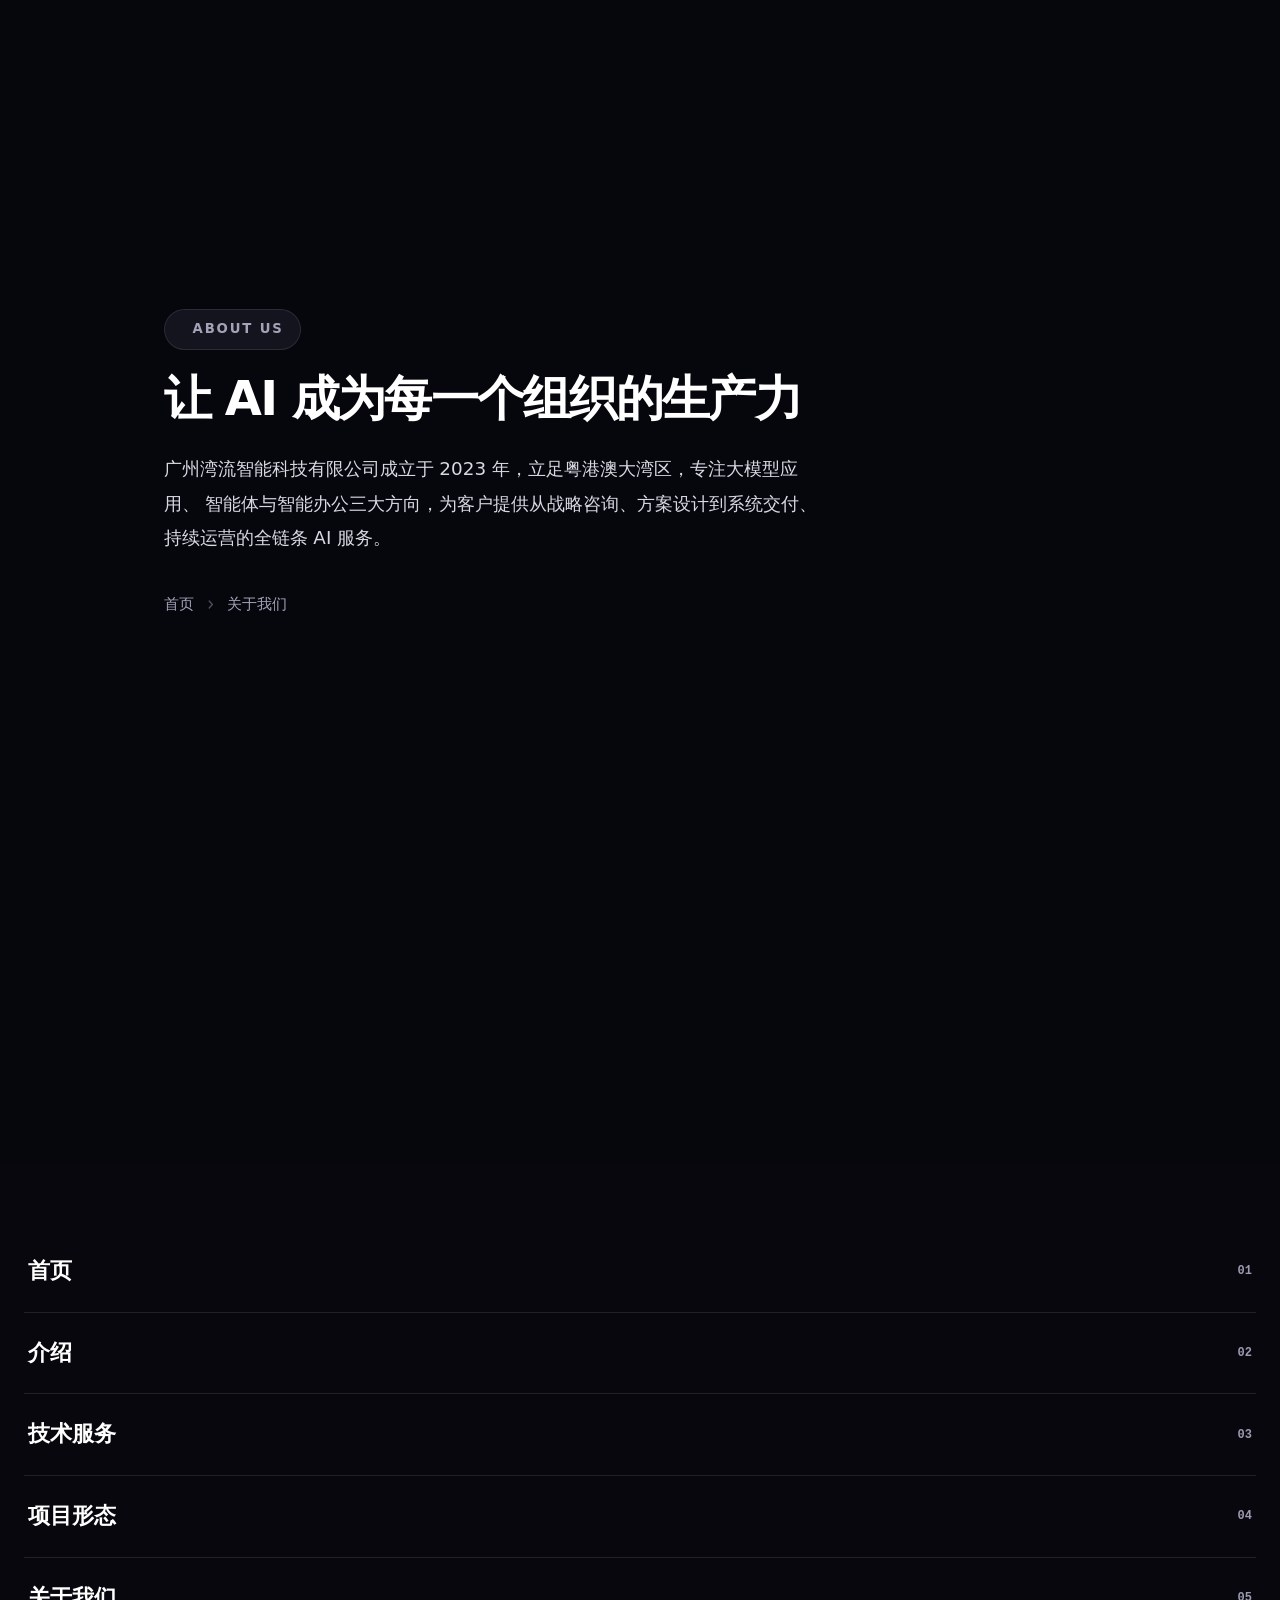
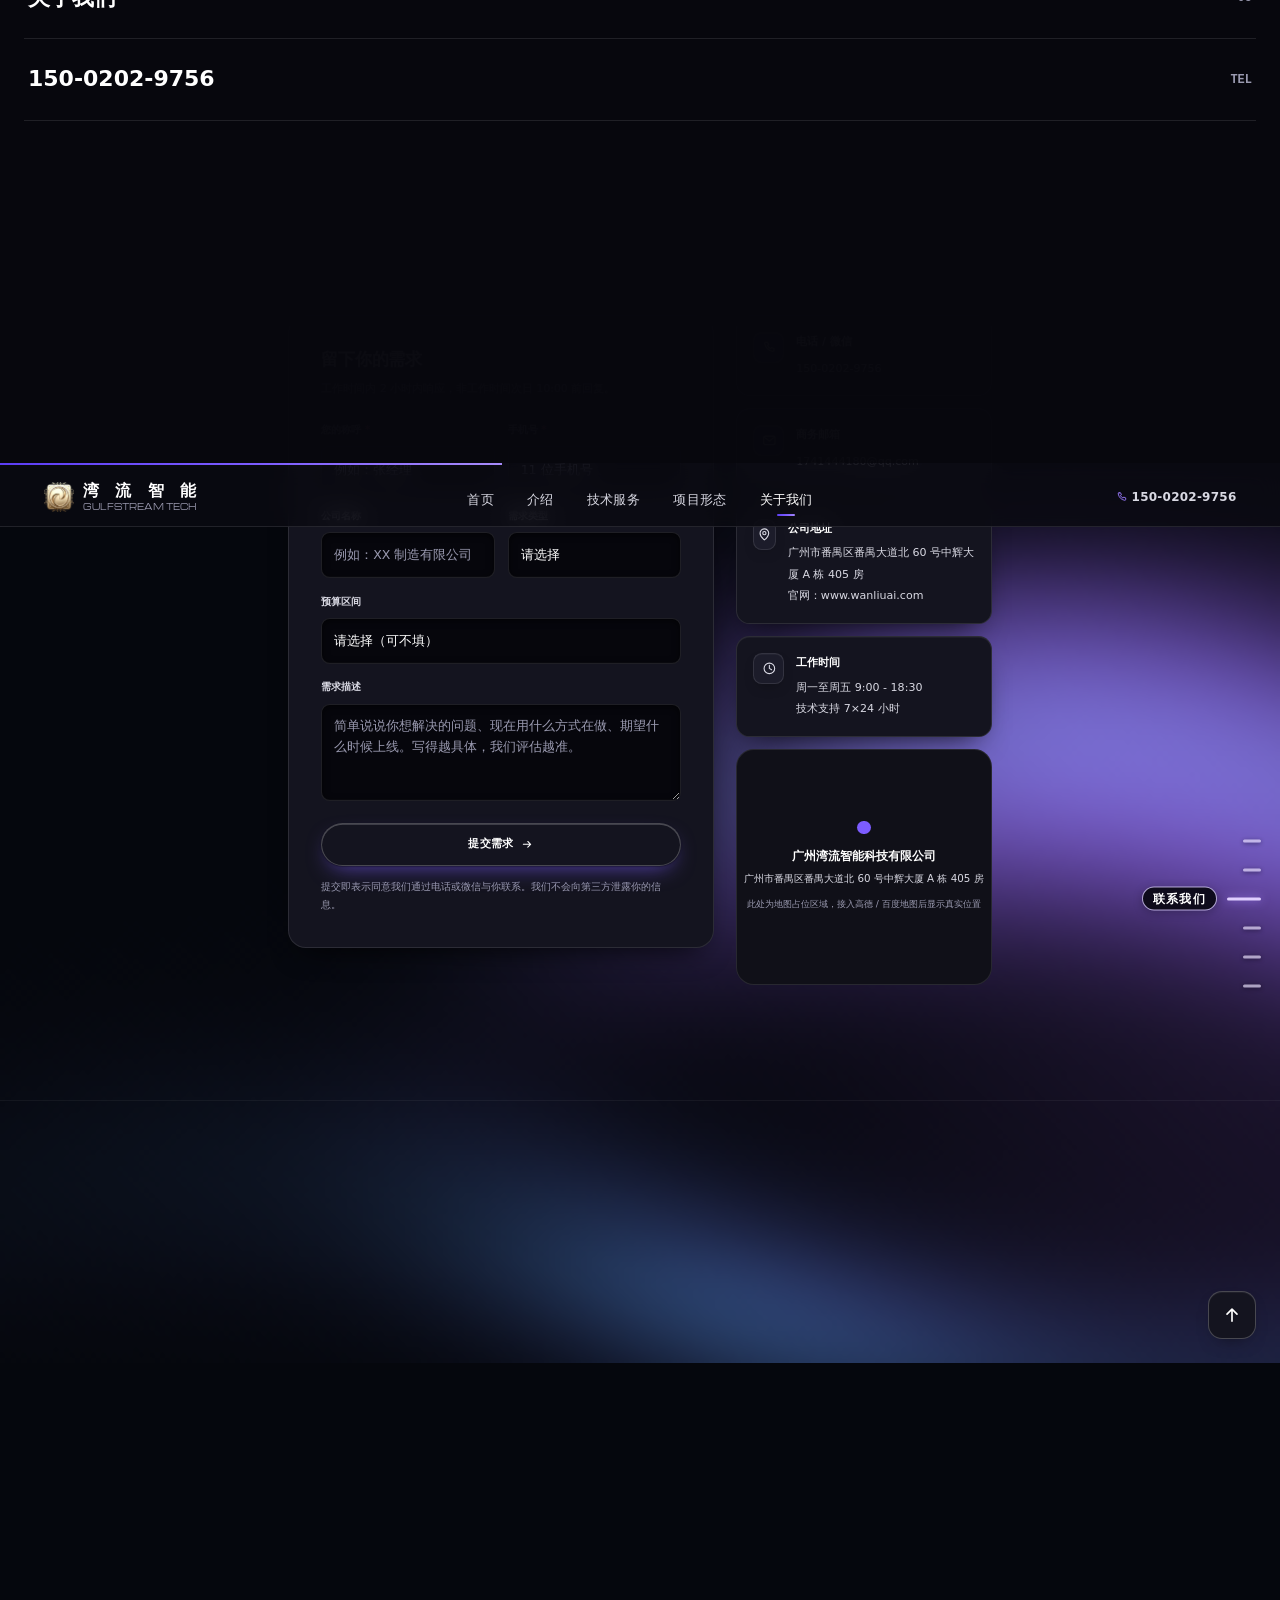
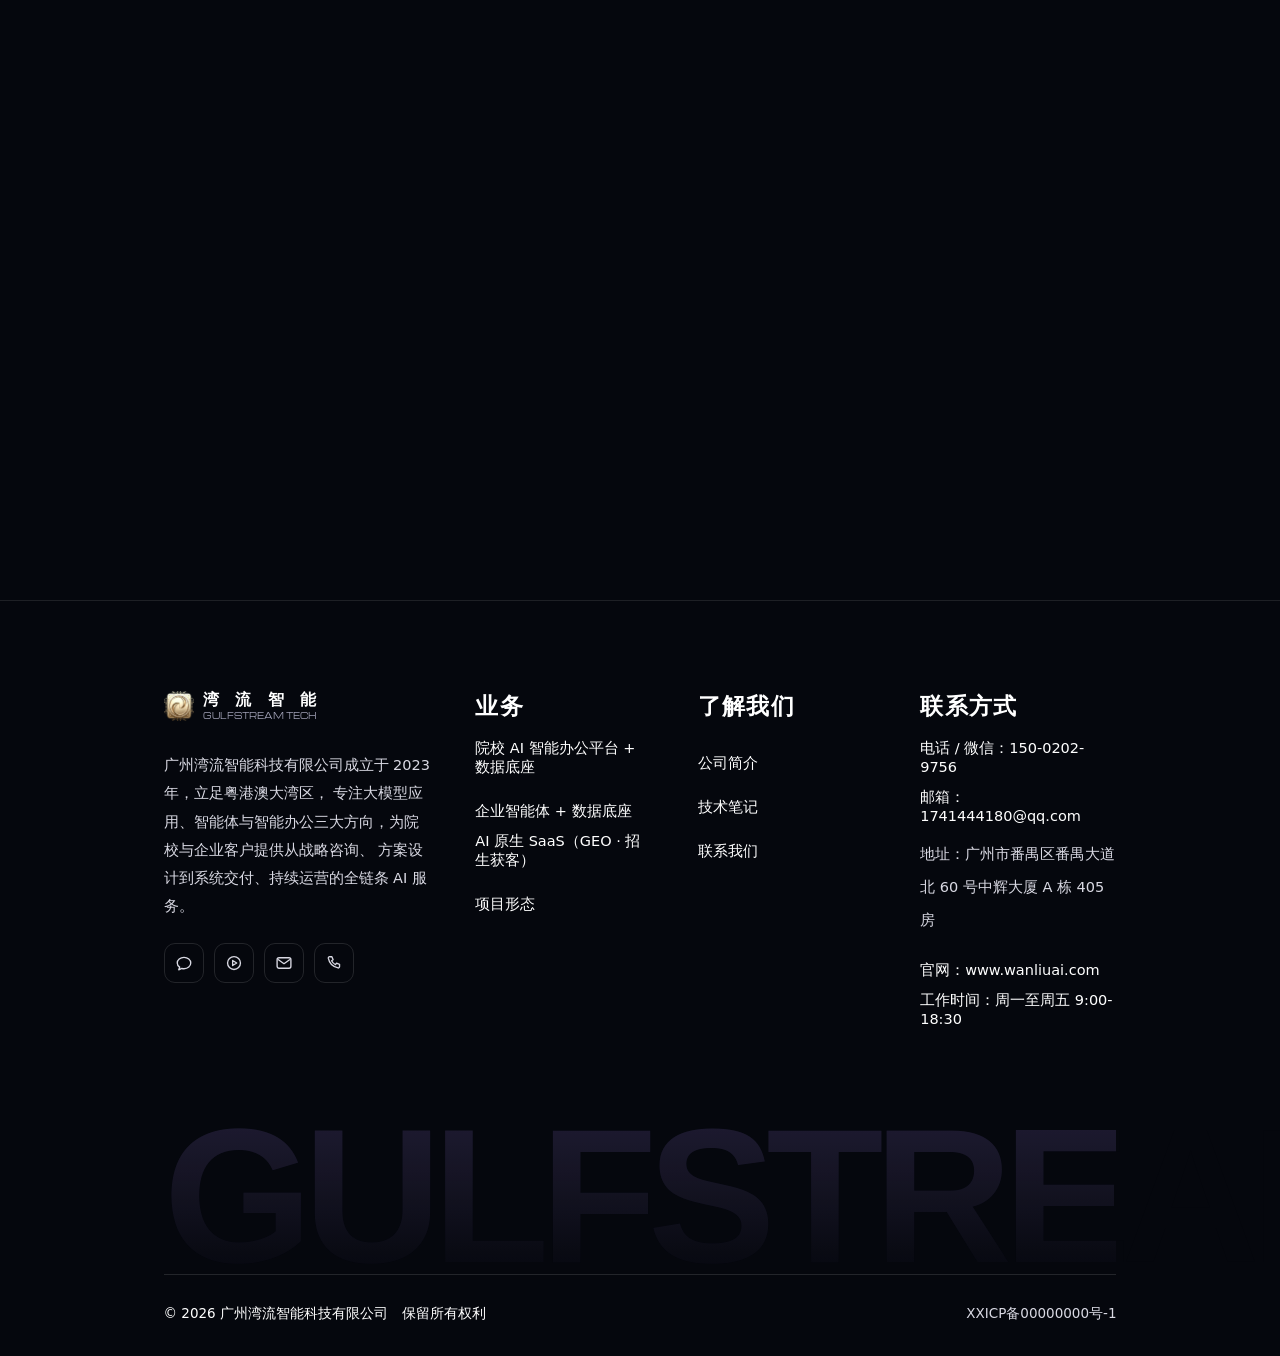
<file: contact.html>
<!DOCTYPE html>
<html lang="zh-CN">
<head>
<meta charset="UTF-8" />
<meta name="viewport" content="width=device-width, initial-scale=1.0" />
<title>页面已整合 | 湾流智能 GULFSTREAM TECH</title>
<!-- 2026-10 页面整合：联系我们已并入关于我们页。
     这是个静态跳转桩（站点是纯静态托管，没有服务端可写 301），
     同时给人和搜索引擎两个信号：meta refresh 负责跳转，canonical 负责归并权重。 -->
<meta http-equiv="refresh" content="0; url=about.html#leadForm" />
<meta name="robots" content="noindex, follow" />
<link rel="canonical" href="about.html#leadForm" />
<style>
  html { background: #0b0b0d; color: #f5f2ea; }
  body { margin: 0; min-height: 100vh; display: grid; place-items: center; font: 16px/1.7 system-ui, "PingFang SC", "Microsoft YaHei", sans-serif; }
  a { color: #d3af37; }
</style>
</head>
<body>
<p>联系我们的内容已并入「关于我们」页，正在跳转……<br />如果没有自动跳转，请点 <a href="about.html#leadForm">这里</a>。</p>
</body>
</html>
</file>
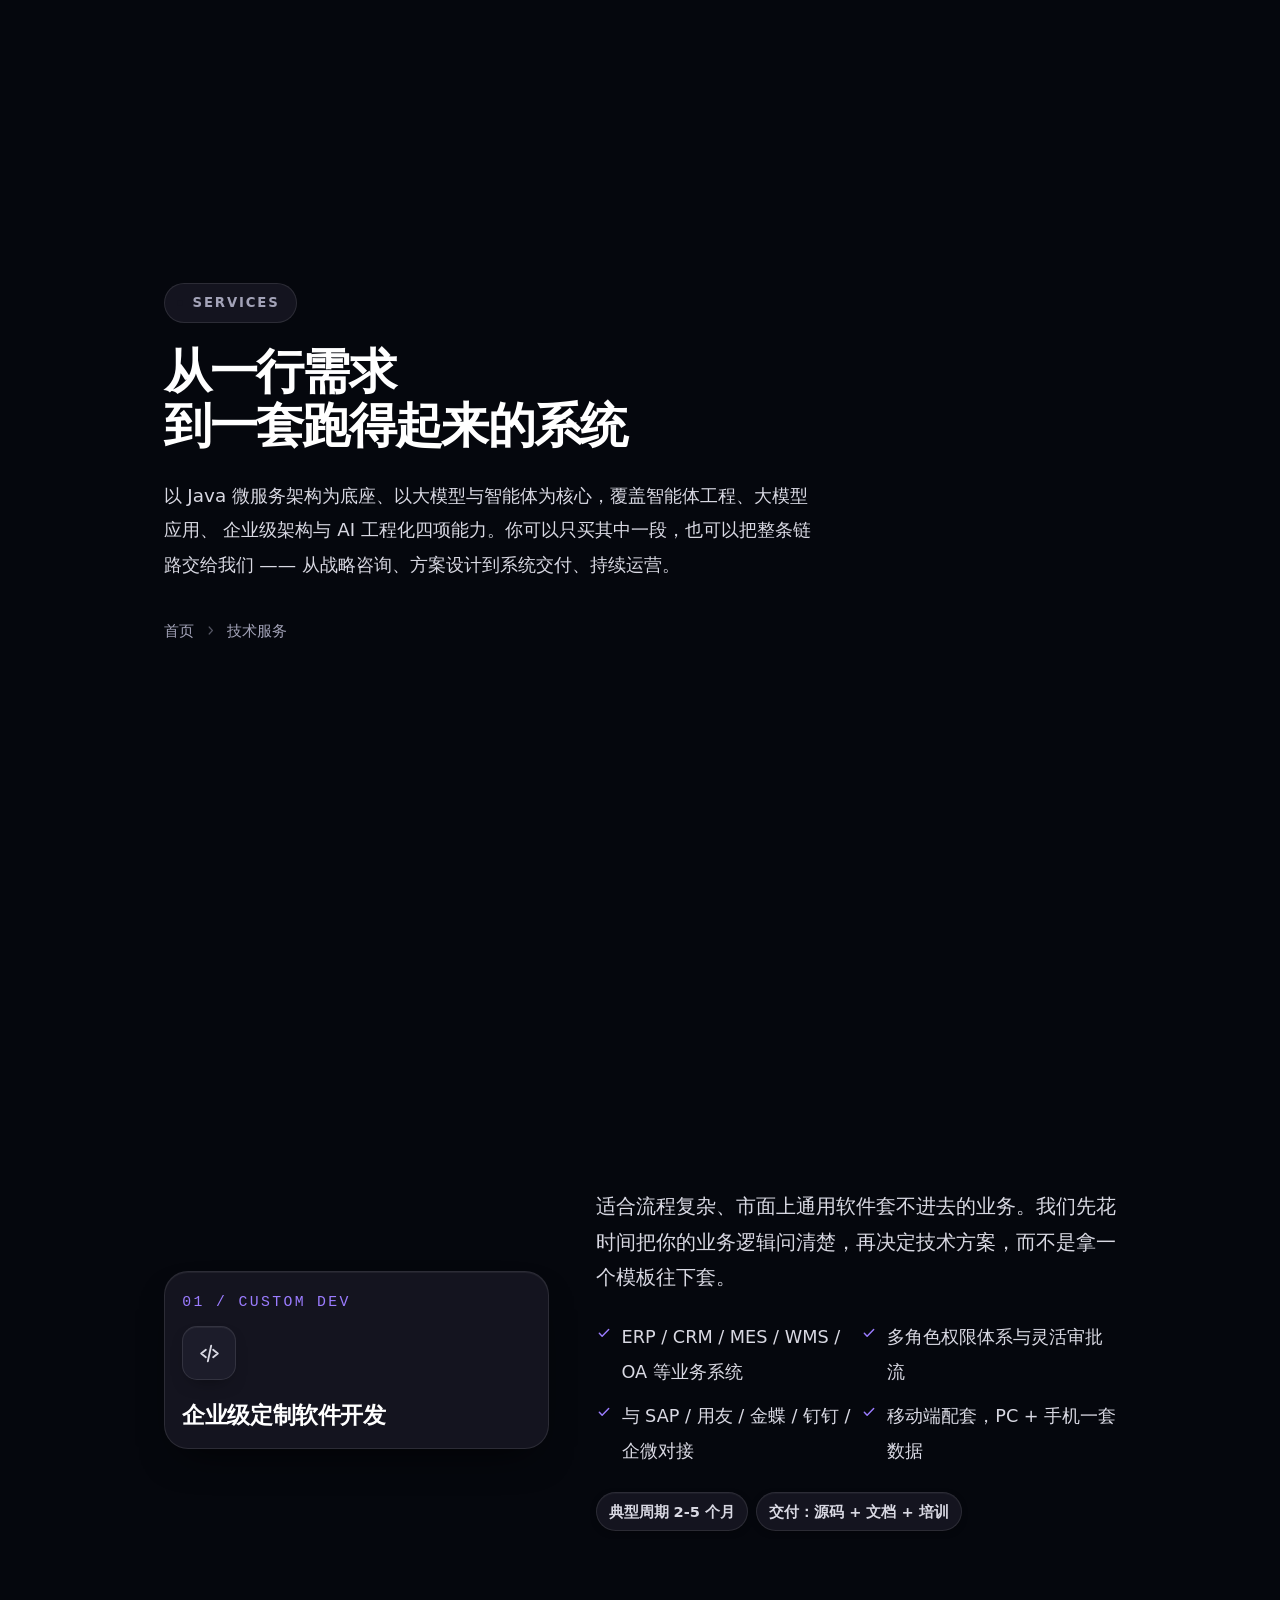
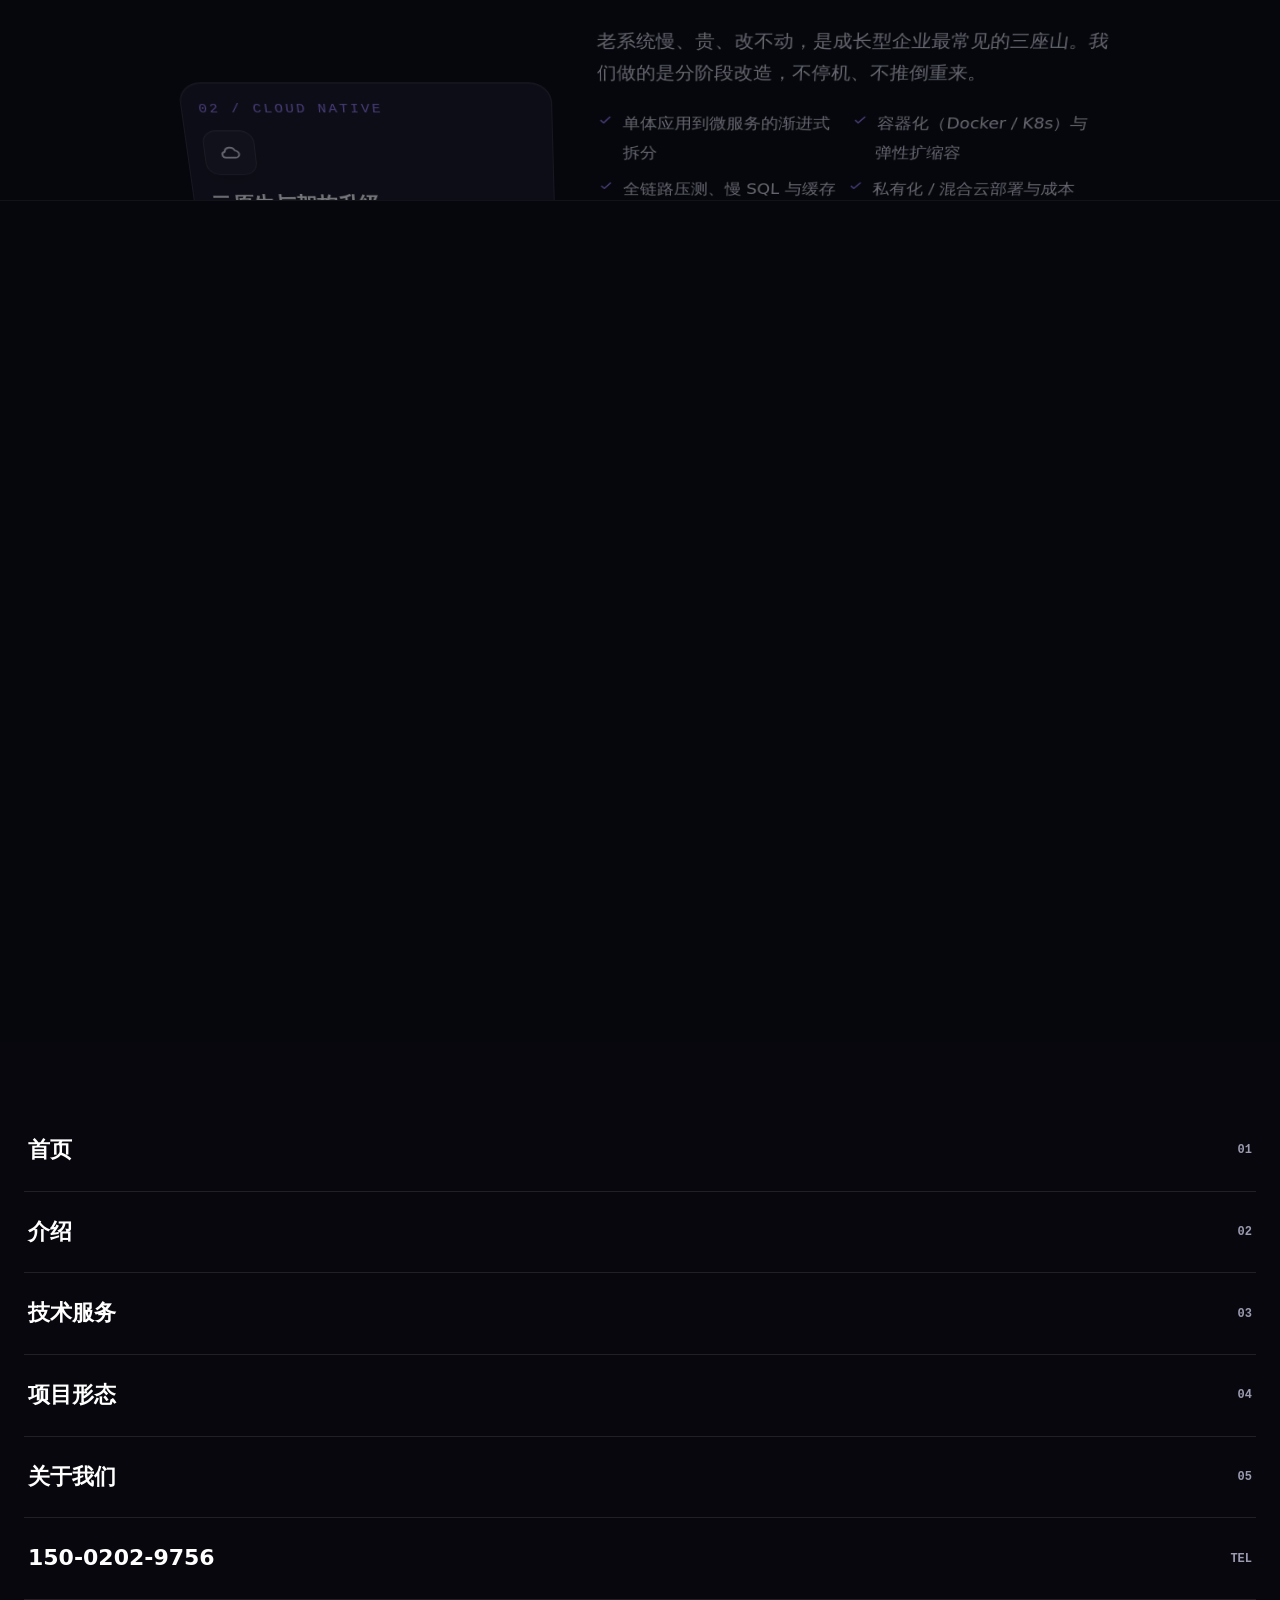
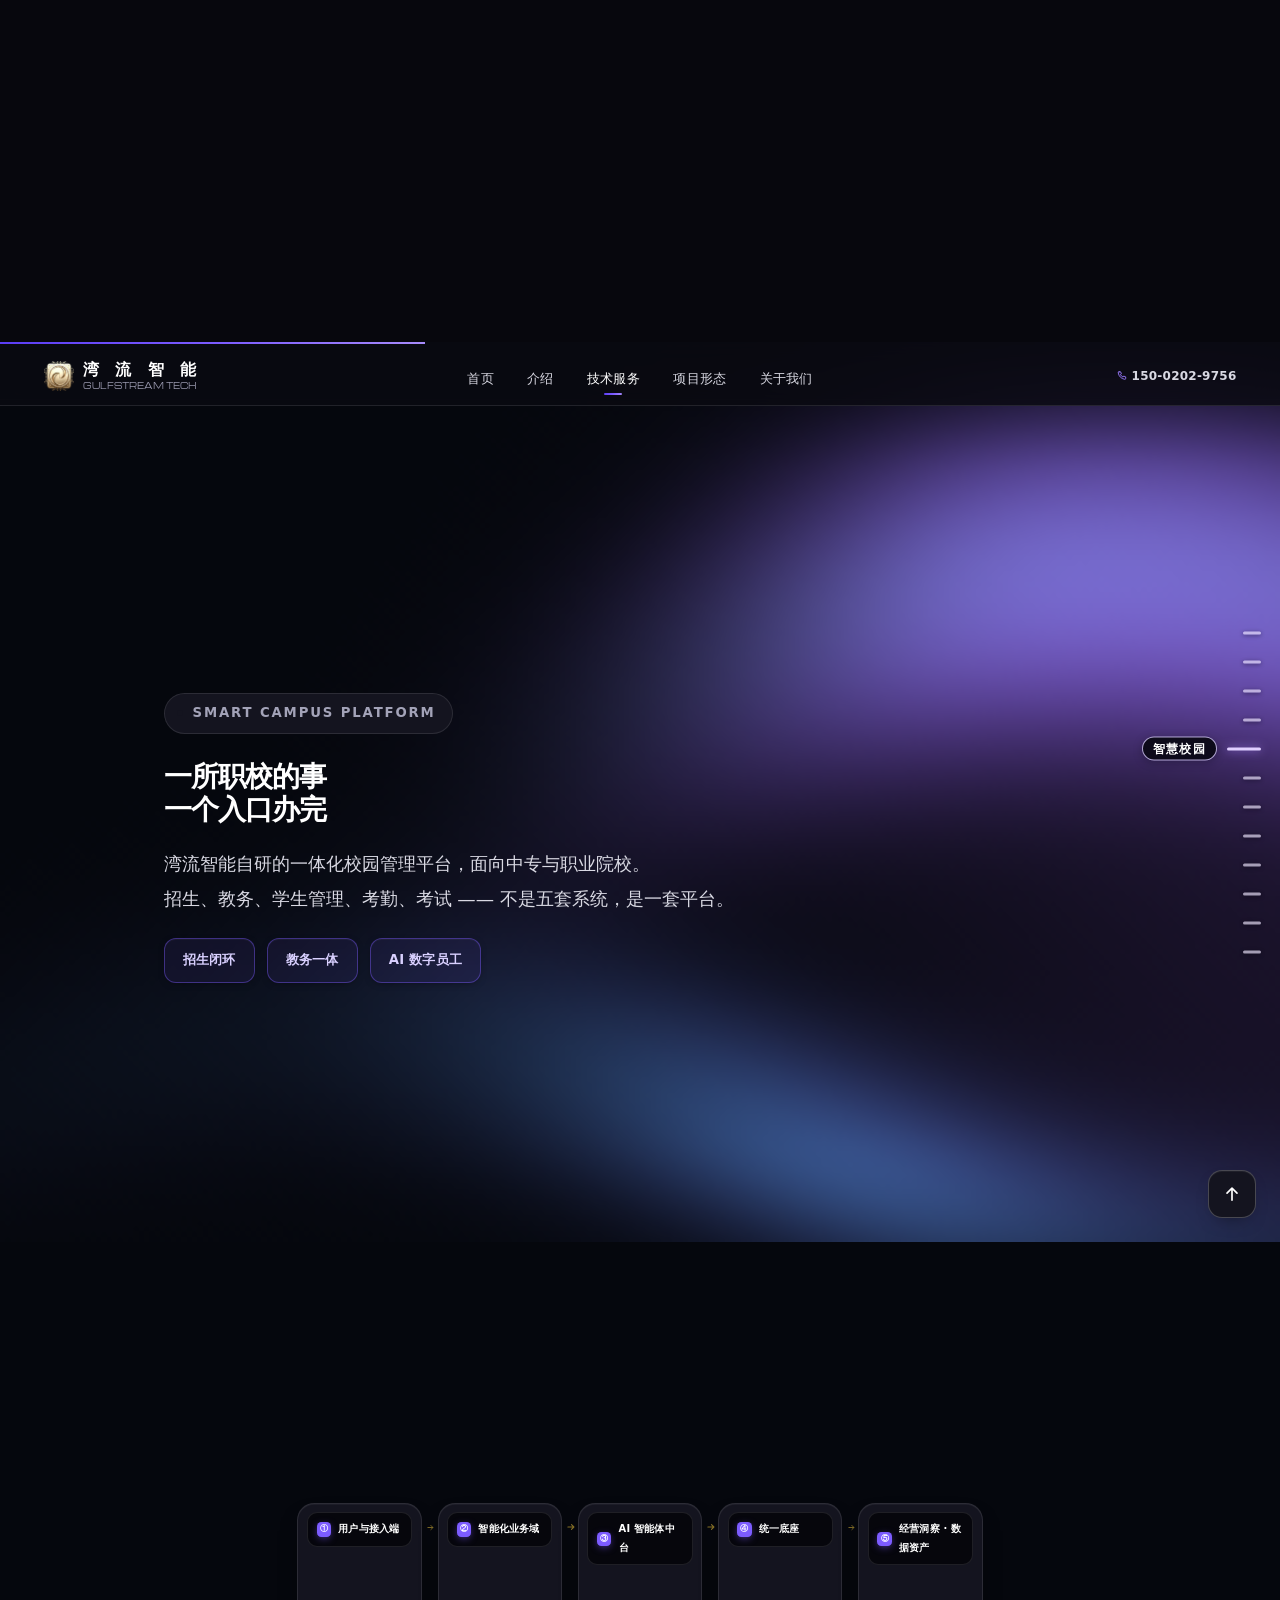
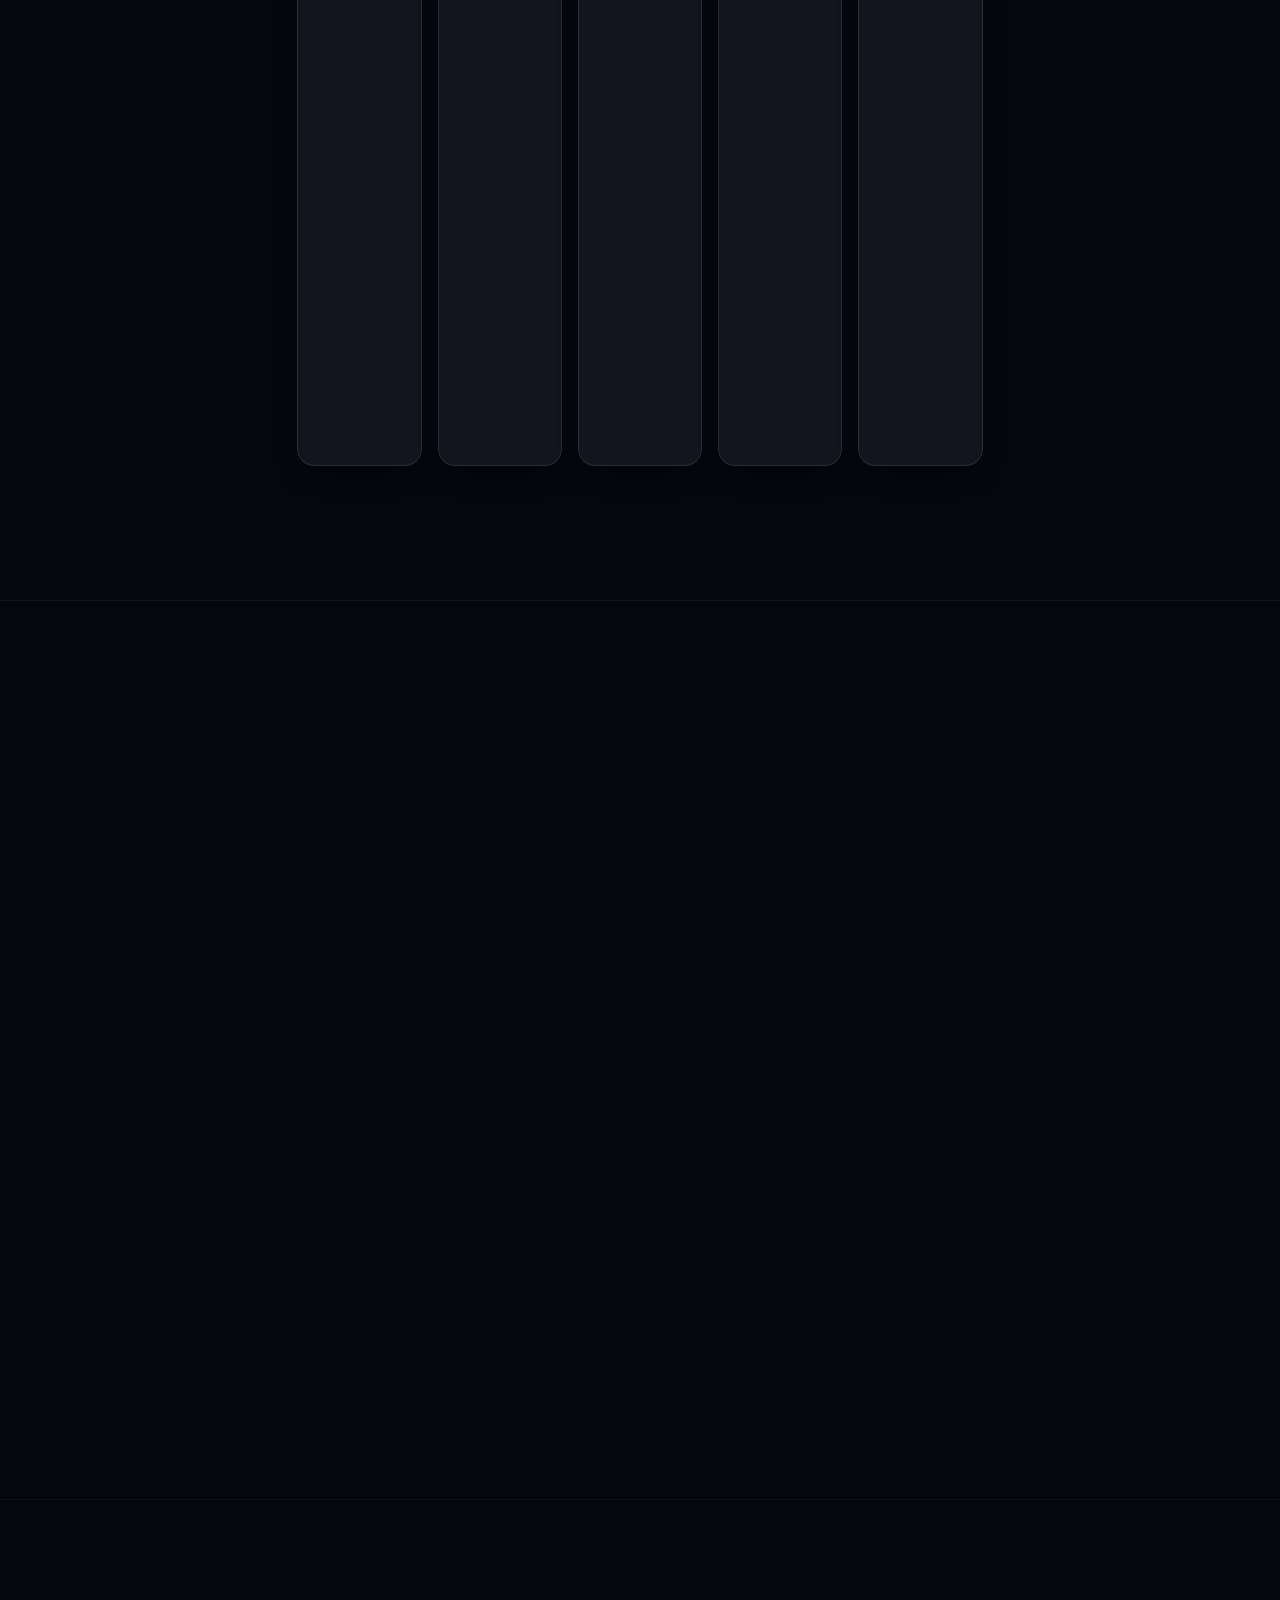
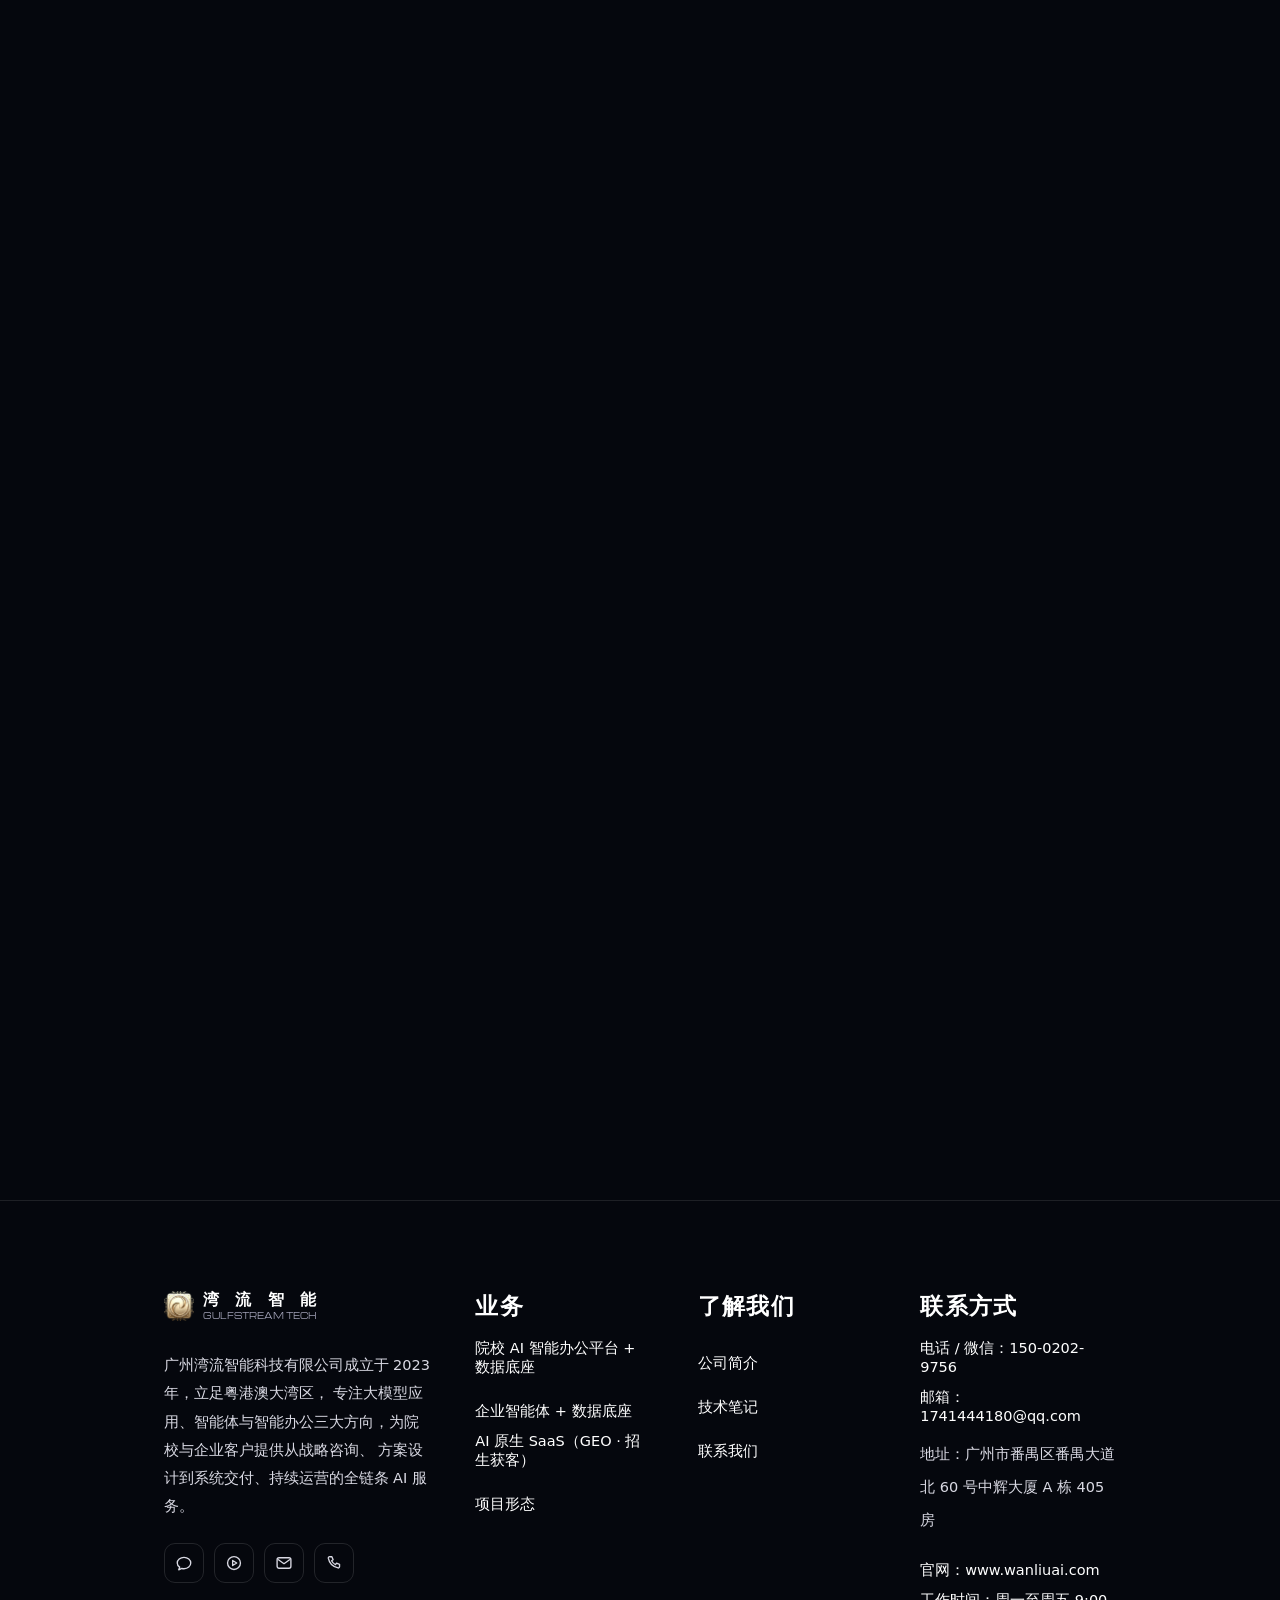
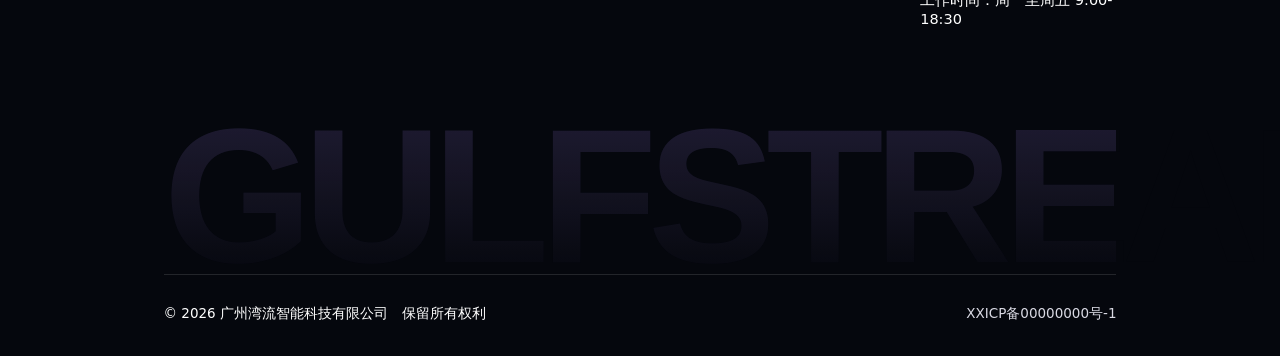
<file: edu-ai.html>
<!DOCTYPE html>
<html lang="zh-CN">
<head>
<meta charset="UTF-8" />
<meta name="viewport" content="width=device-width, initial-scale=1.0" />
<title>页面已整合 | 湾流智能 GULFSTREAM TECH</title>
<!-- 2026-10 页面整合：智慧校园已并入技术服务页。
     这是个静态跳转桩（站点是纯静态托管，没有服务端可写 301），
     同时给人和搜索引擎两个信号：meta refresh 负责跳转，canonical 负责归并权重。 -->
<meta http-equiv="refresh" content="0; url=services.html#edu-ai" />
<meta name="robots" content="noindex, follow" />
<link rel="canonical" href="services.html#edu-ai" />
<style>
  html { background: #0b0b0d; color: #f5f2ea; }
  body { margin: 0; min-height: 100vh; display: grid; place-items: center; font: 16px/1.7 system-ui, "PingFang SC", "Microsoft YaHei", sans-serif; }
  a { color: #d3af37; }
</style>
</head>
<body>
<p>智慧校园的内容已并入「技术服务」页，正在跳转……<br />如果没有自动跳转，请点 <a href="services.html#edu-ai">这里</a>。</p>
</body>
</html>
</file>
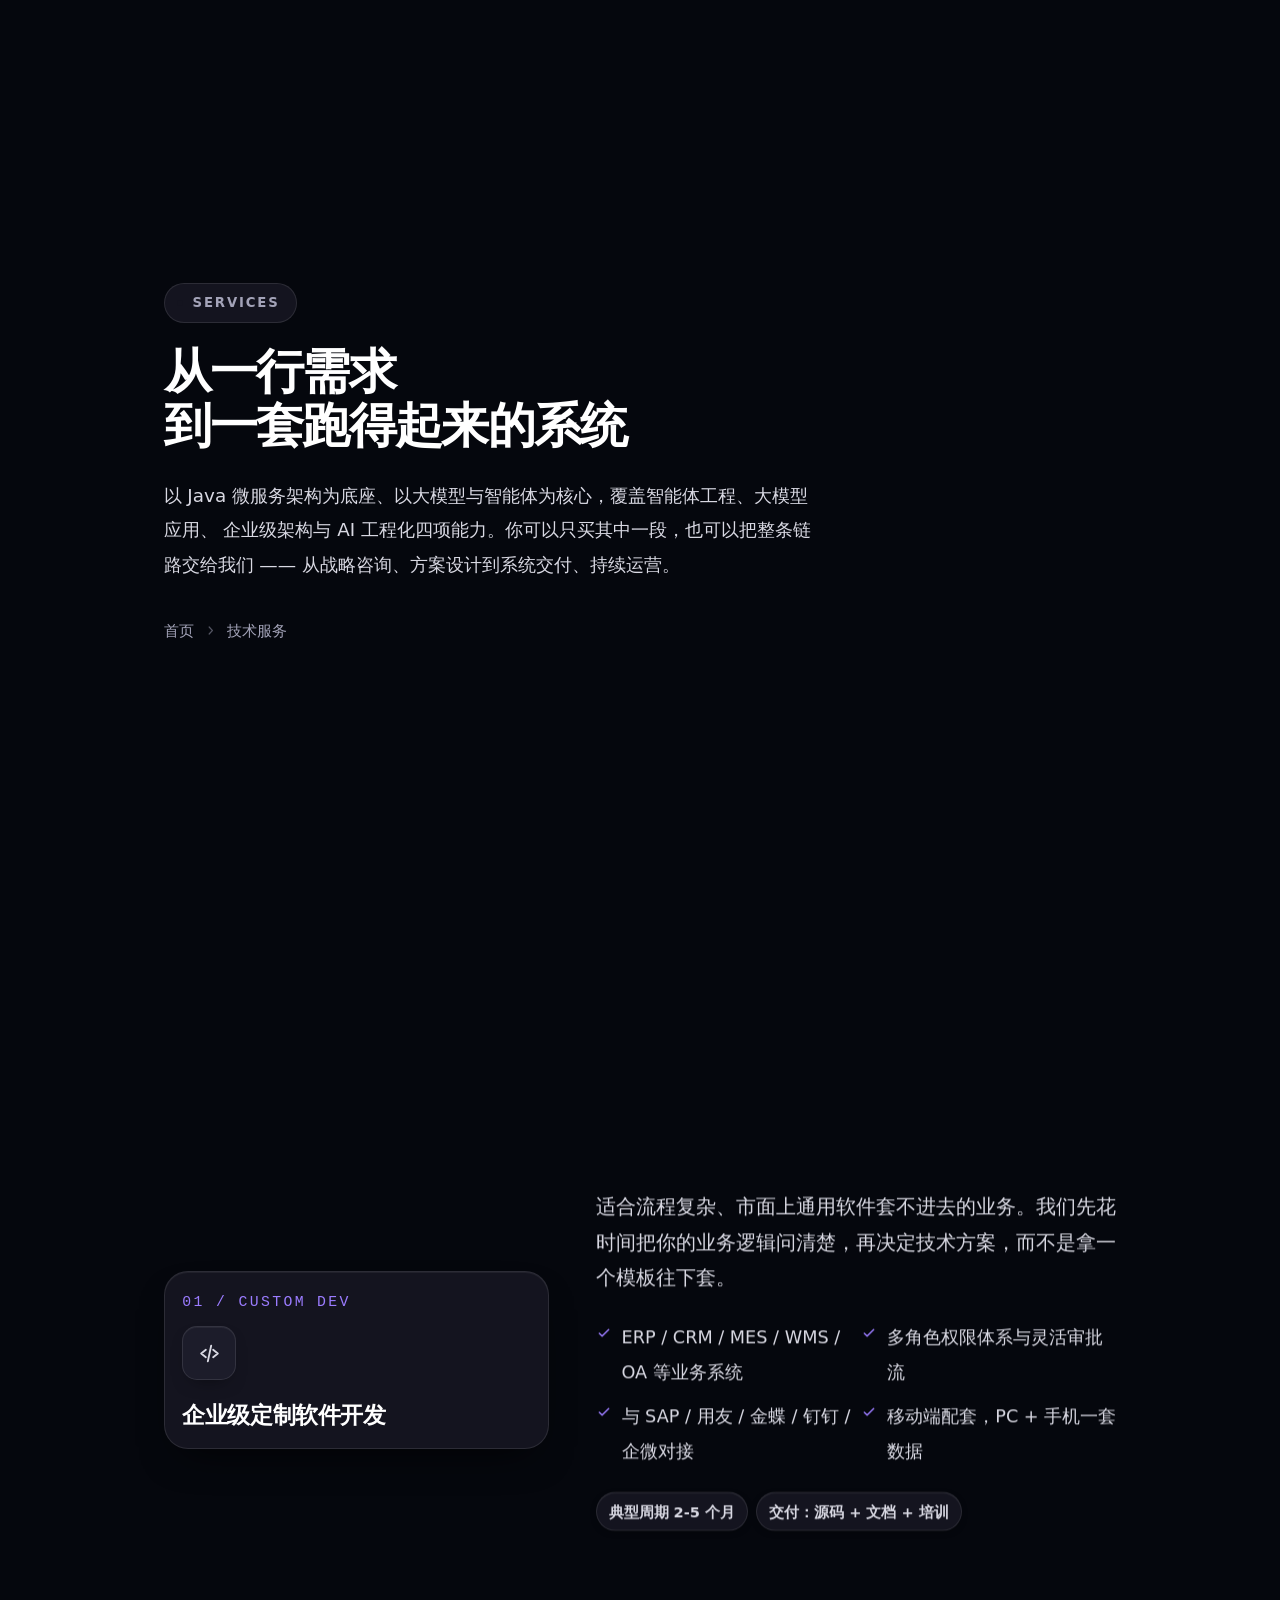
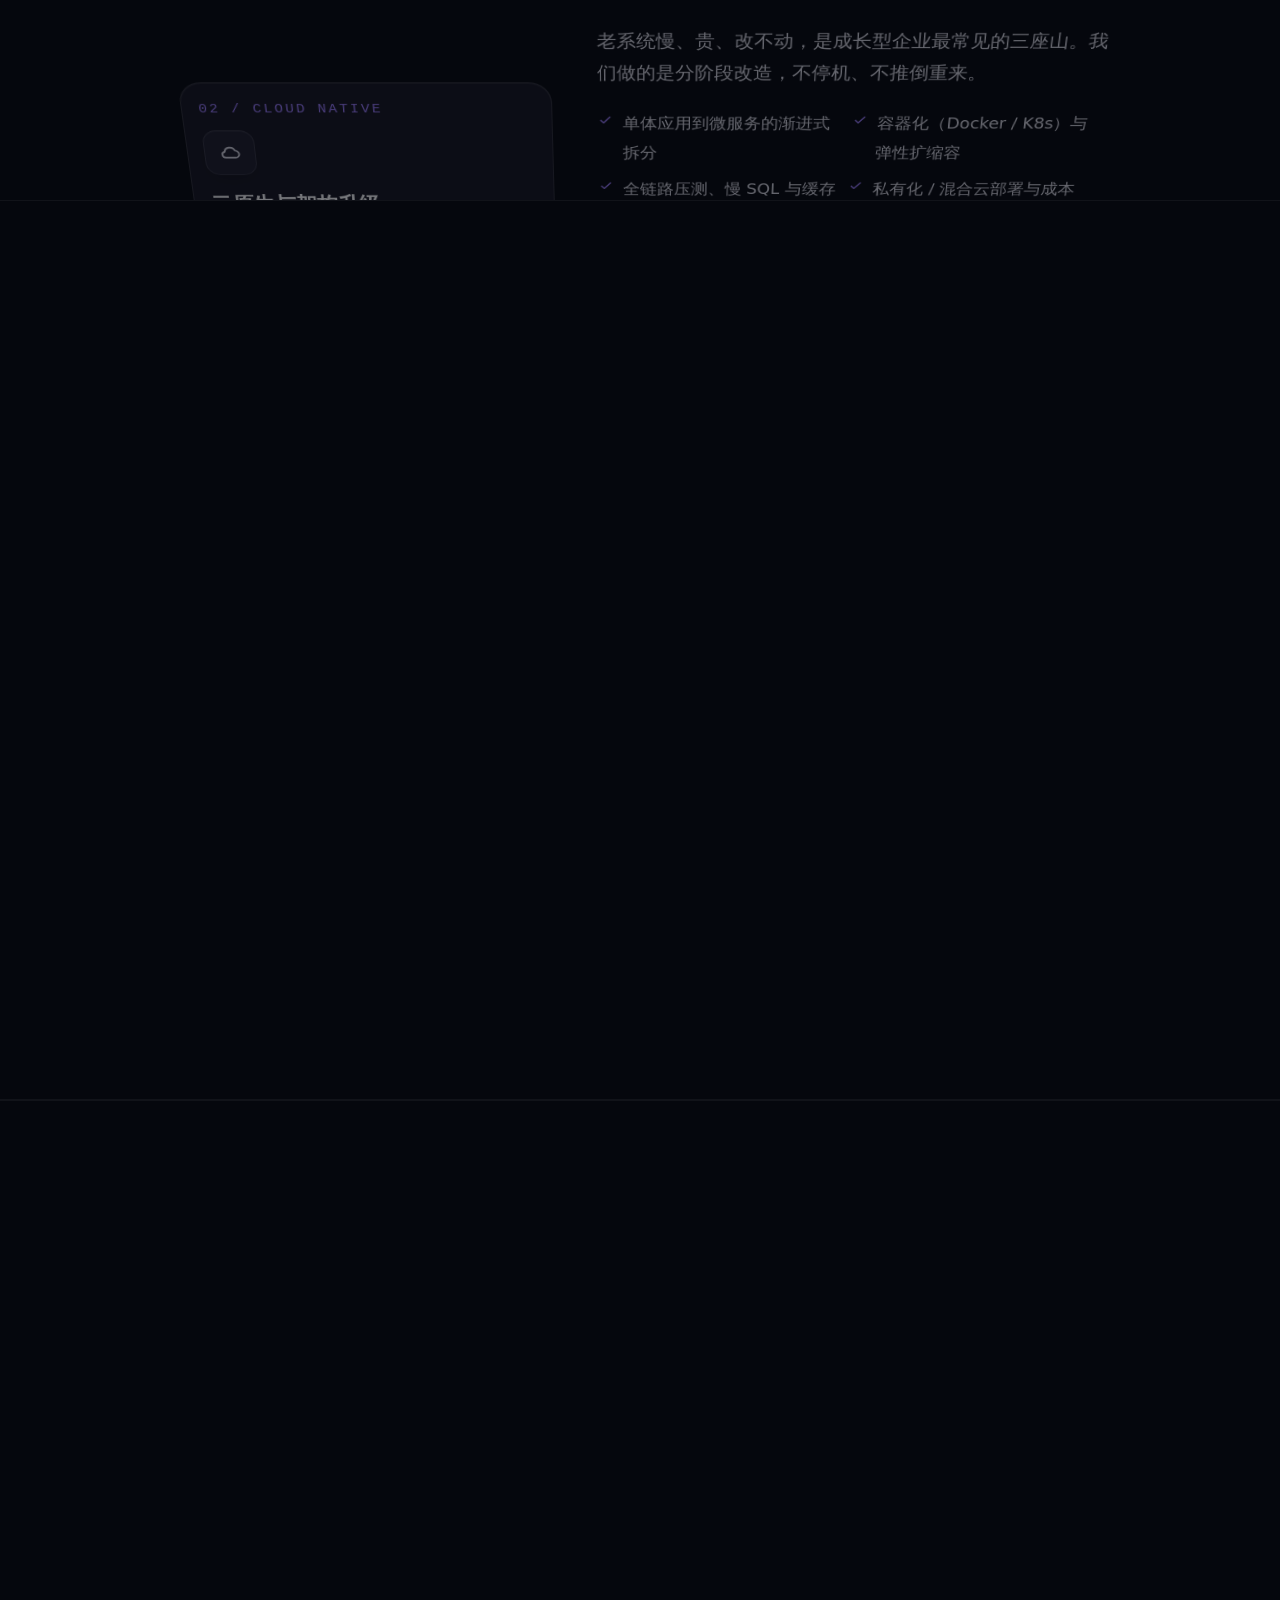
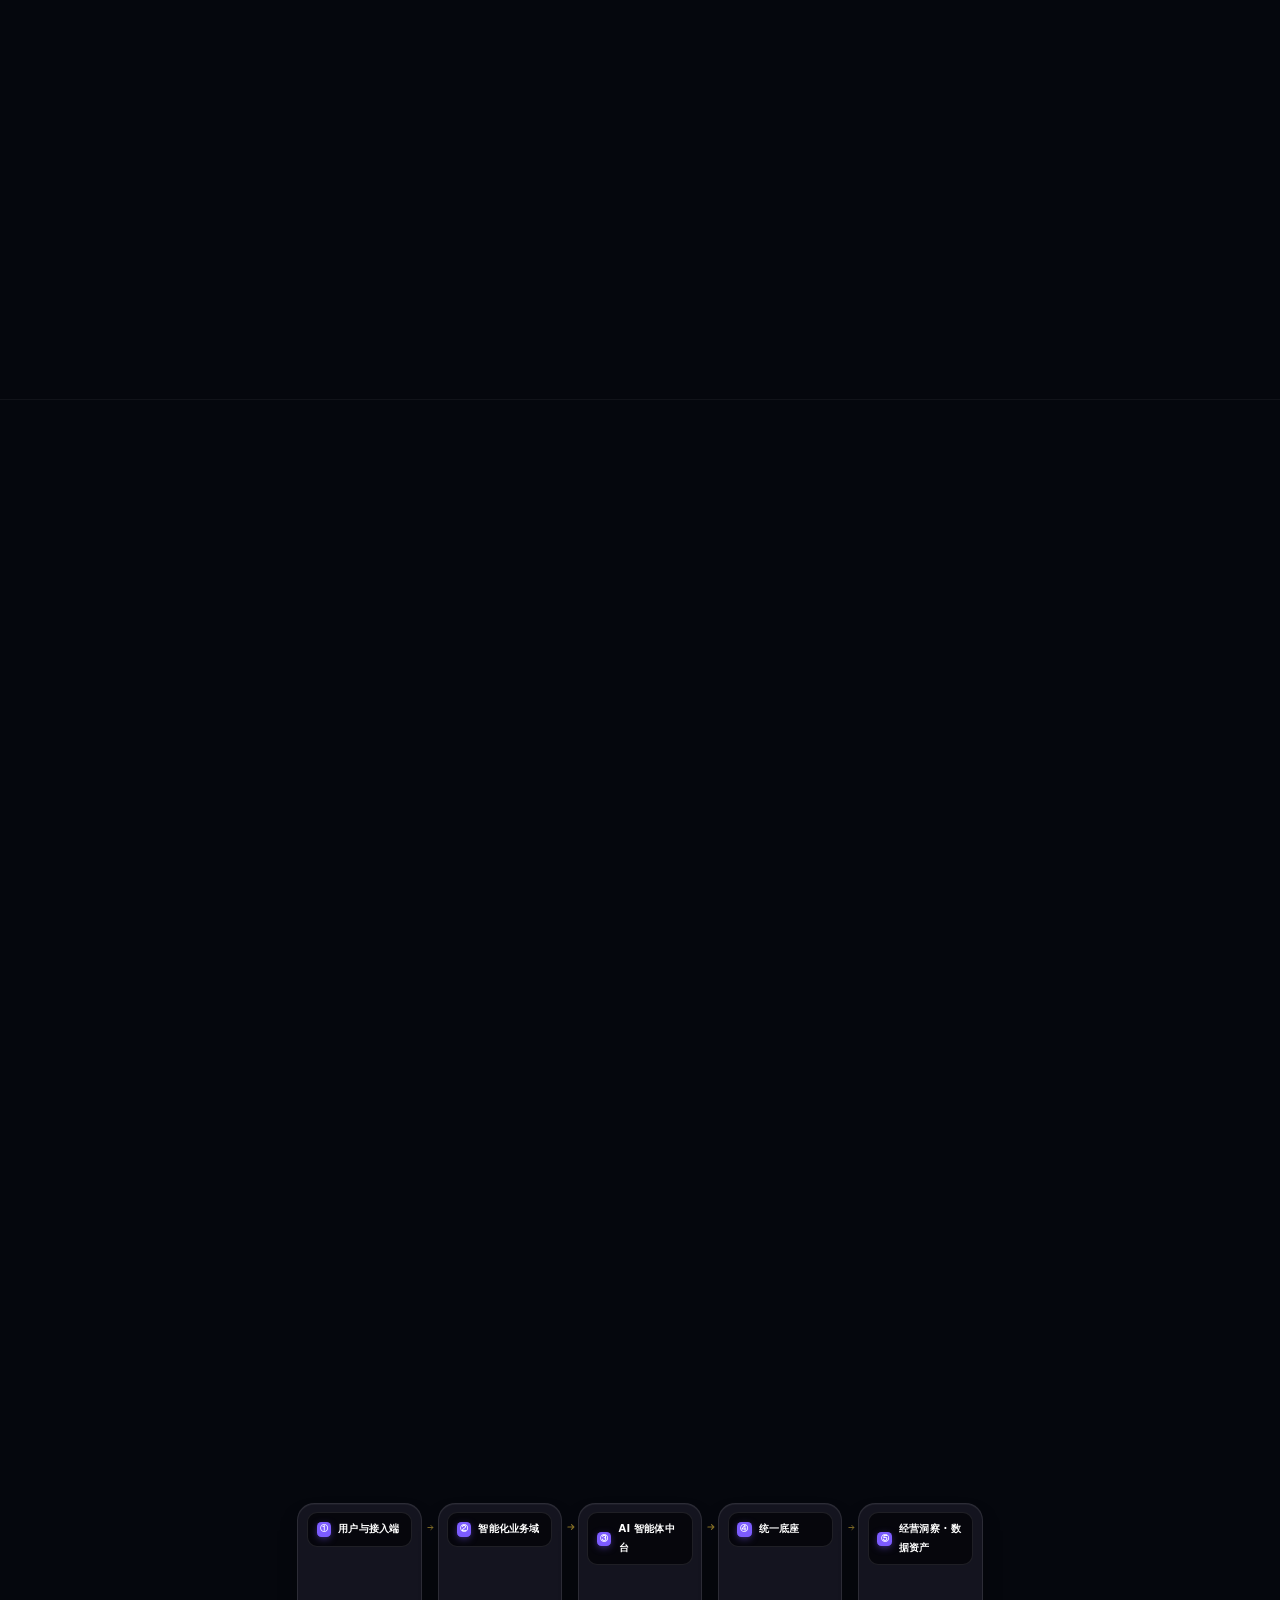
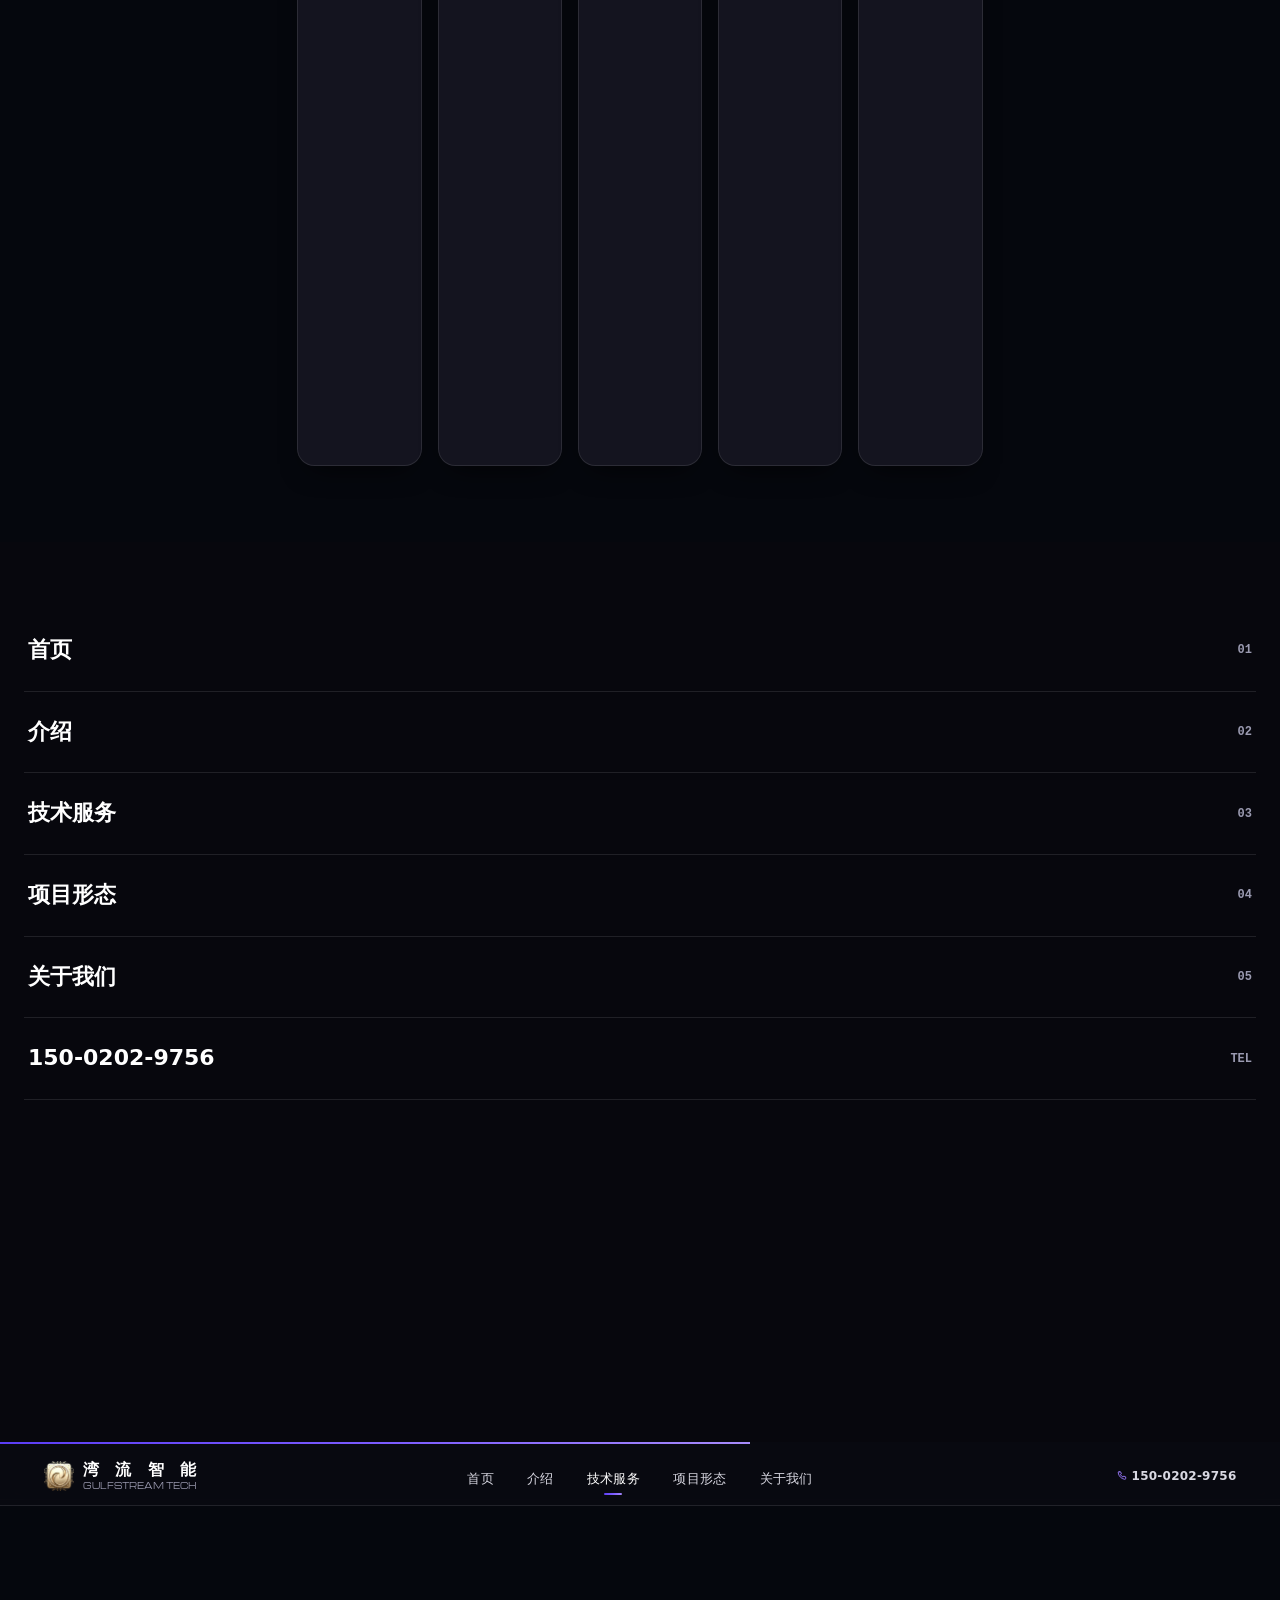
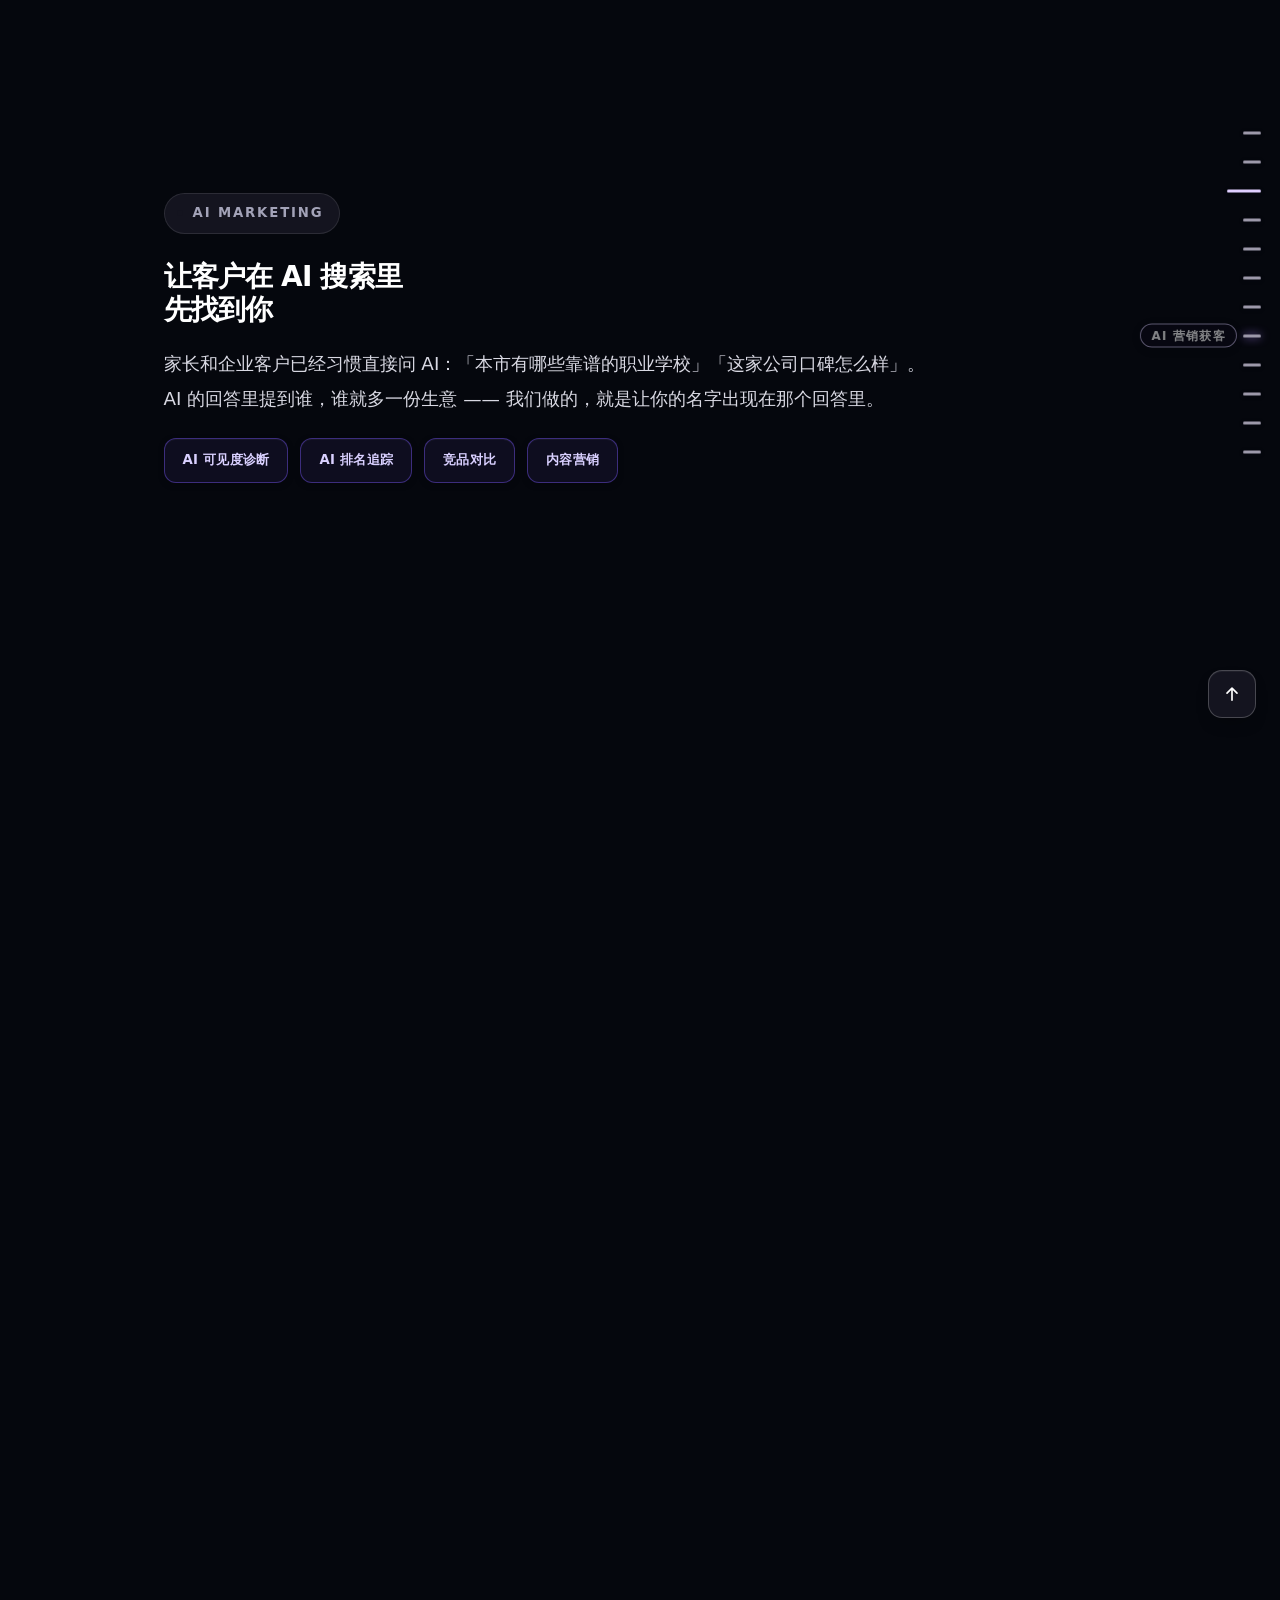
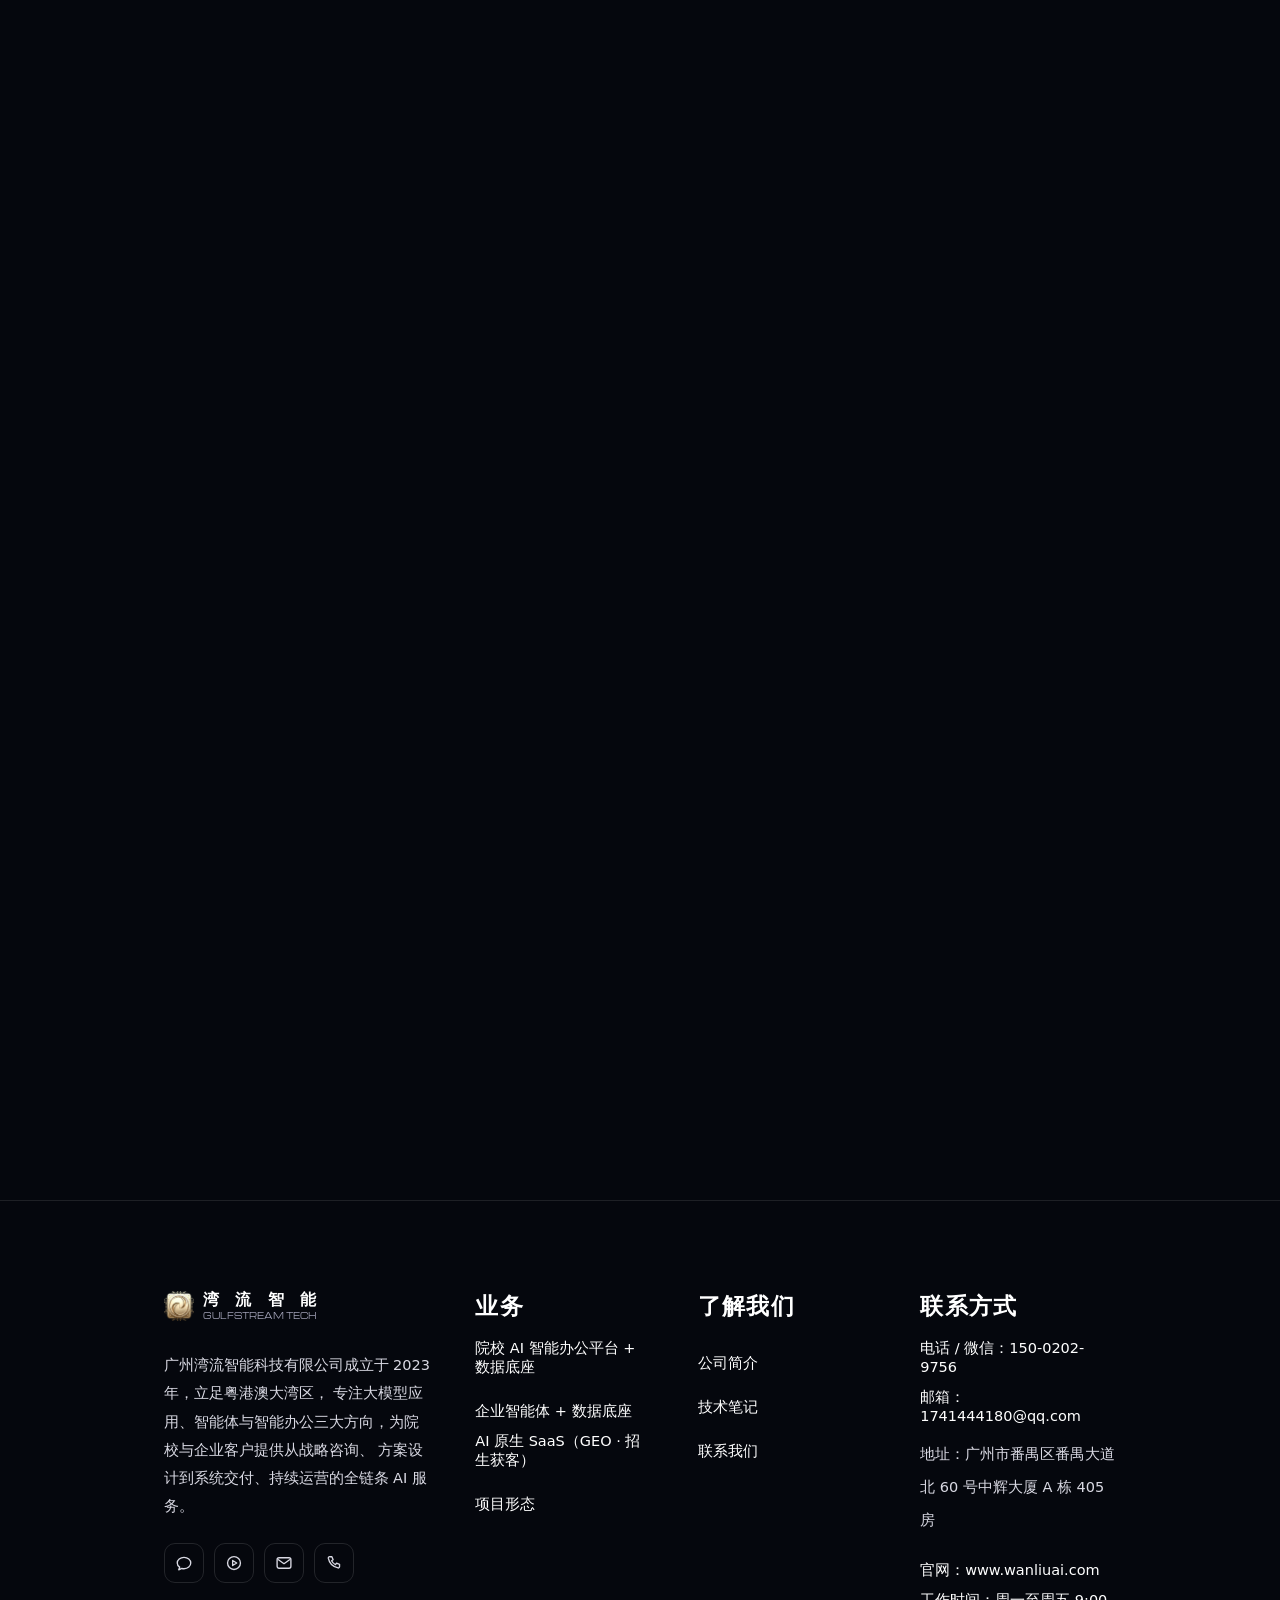
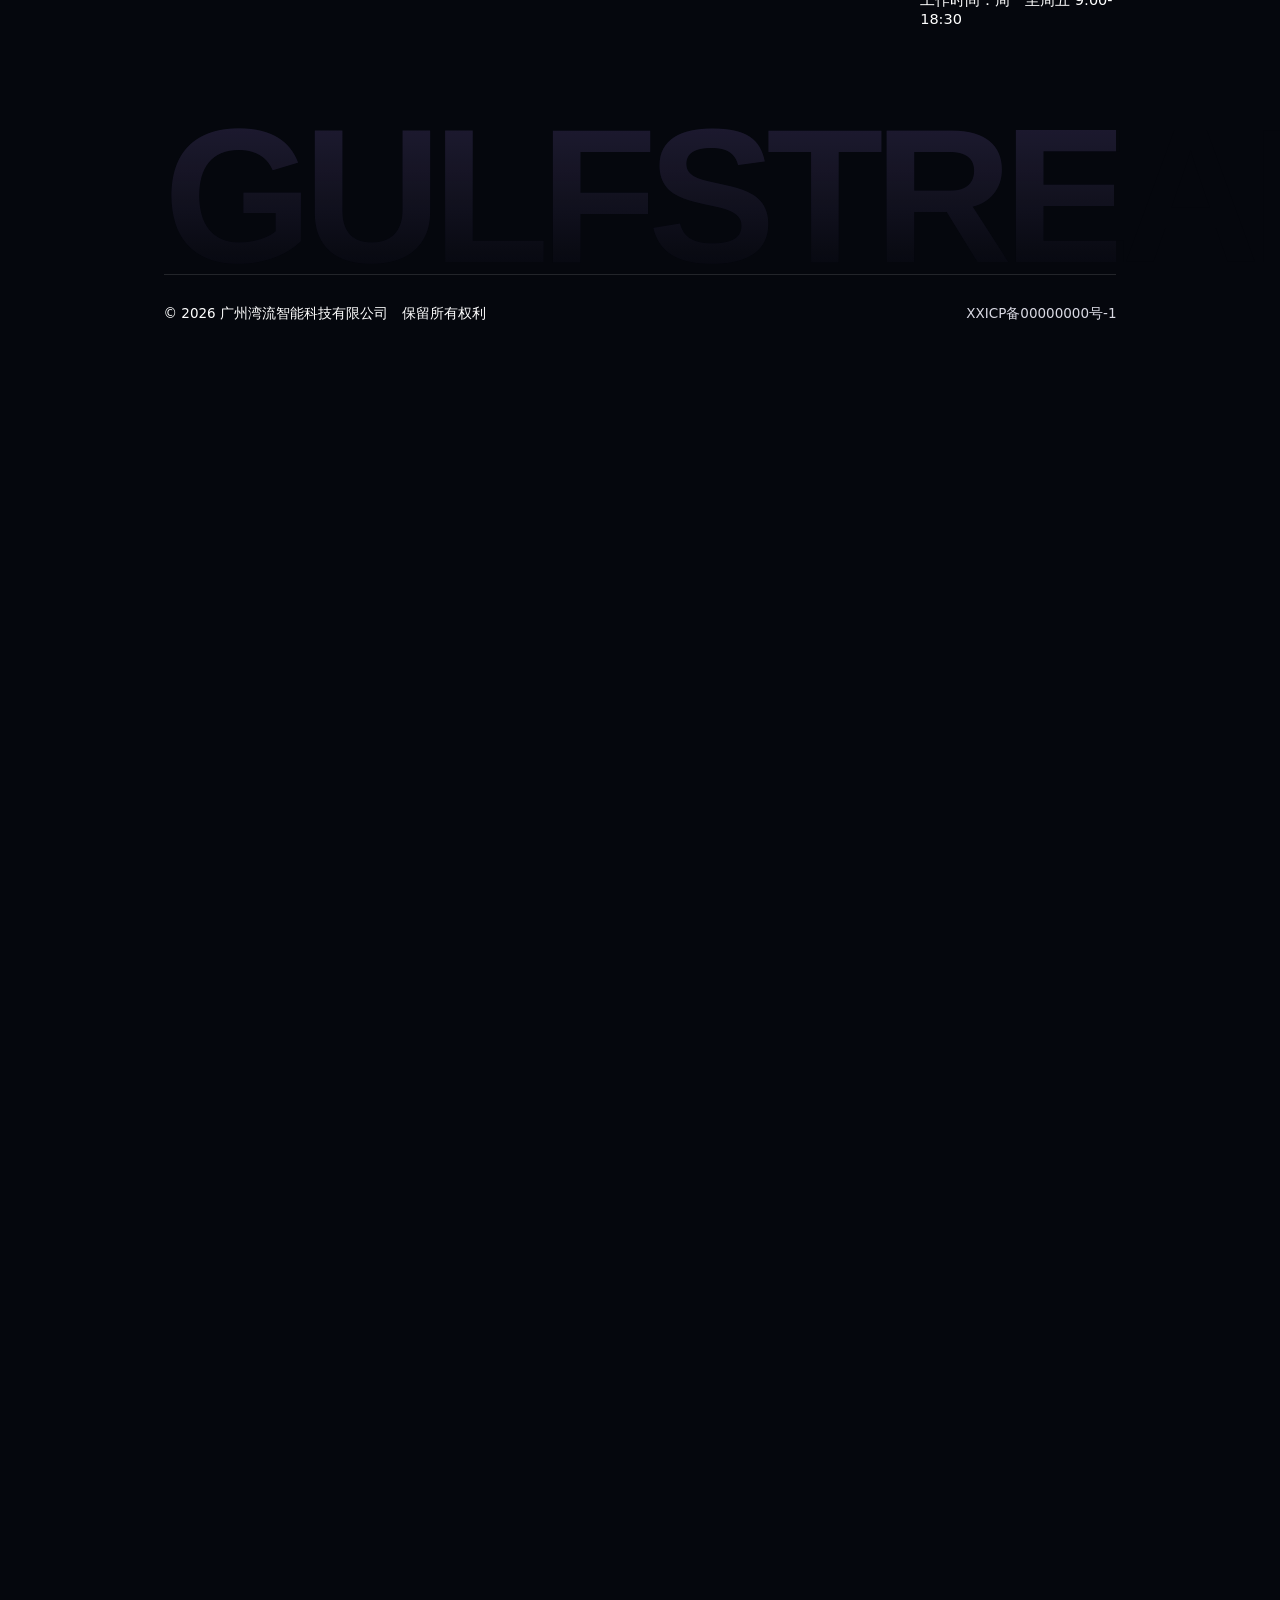
<file: geo.html>
<!DOCTYPE html>
<html lang="zh-CN">
<head>
<meta charset="UTF-8" />
<meta name="viewport" content="width=device-width, initial-scale=1.0" />
<title>页面已整合 | 湾流智能 GULFSTREAM TECH</title>
<!-- 2026-10 页面整合：AI 营销获客已并入技术服务页。
     这是个静态跳转桩（站点是纯静态托管，没有服务端可写 301），
     同时给人和搜索引擎两个信号：meta refresh 负责跳转，canonical 负责归并权重。 -->
<meta http-equiv="refresh" content="0; url=services.html#geo" />
<meta name="robots" content="noindex, follow" />
<link rel="canonical" href="services.html#geo" />
<style>
  html { background: #0b0b0d; color: #f5f2ea; }
  body { margin: 0; min-height: 100vh; display: grid; place-items: center; font: 16px/1.7 system-ui, "PingFang SC", "Microsoft YaHei", sans-serif; }
  a { color: #d3af37; }
</style>
</head>
<body>
<p>AI 营销获客的内容已并入「技术服务」页，正在跳转……<br />如果没有自动跳转，请点 <a href="services.html#geo">这里</a>。</p>
</body>
</html>
</file>
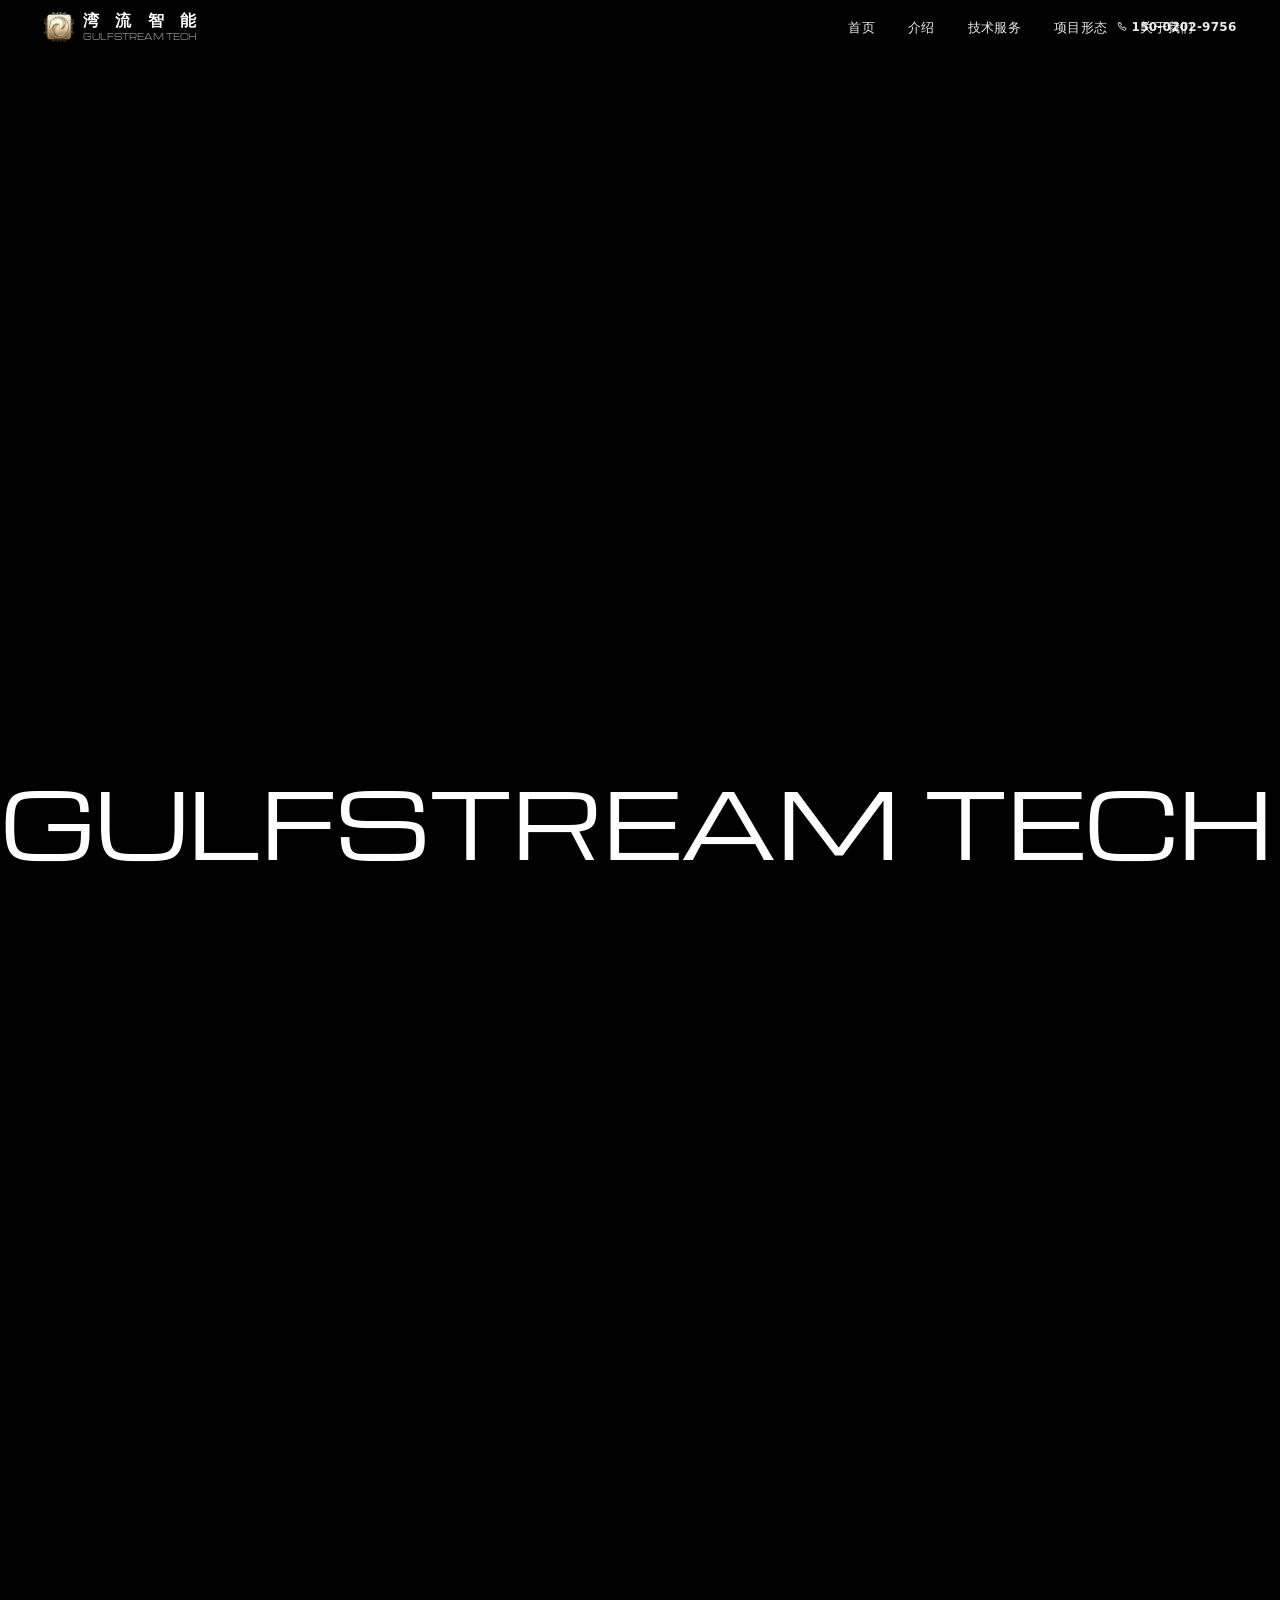
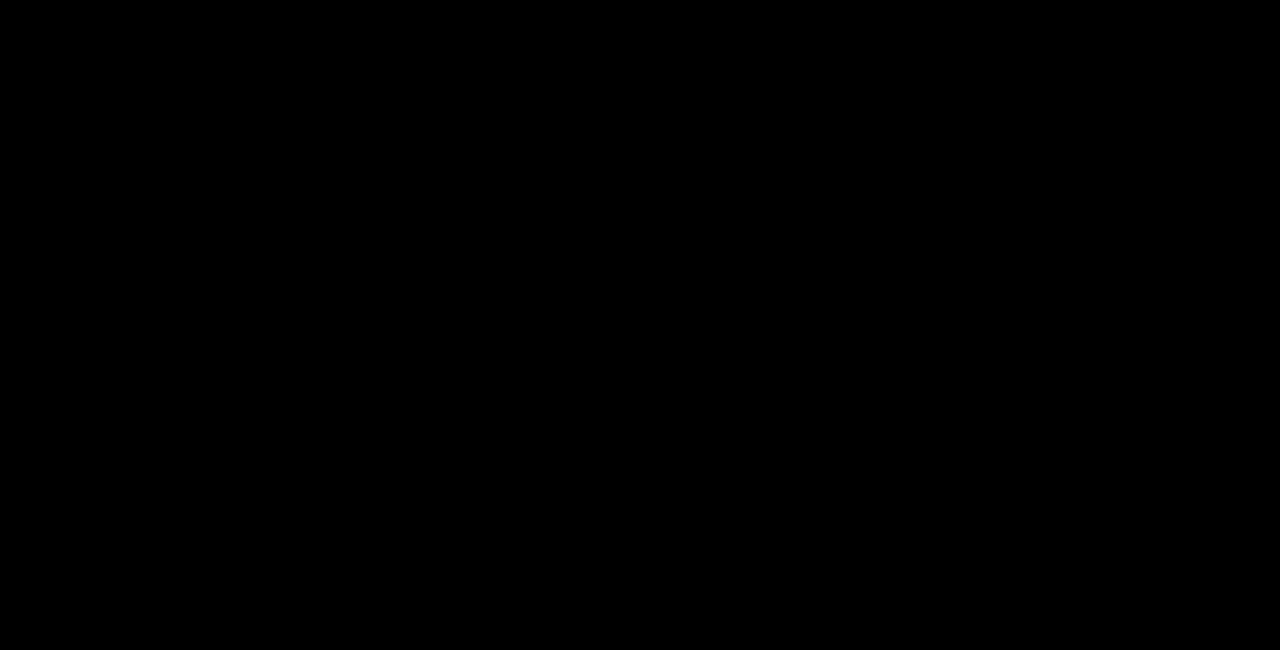
<file: home.html>
<!DOCTYPE html>
<html lang="zh-CN">
<head>
<meta charset="UTF-8" />
<meta name="viewport" content="width=device-width, initial-scale=1.0" />
<title>页面已整合 | 湾流智能 GULFSTREAM TECH</title>
<!-- 2026-10：首屏页从 home.html 迁到站点根 index.html，这里留一个跳转桩接住旧链接。 -->
<meta http-equiv="refresh" content="0; url=index.html" />
<meta name="robots" content="noindex, follow" />
<link rel="canonical" href="index.html" />
<style>
  html { background: #0b0b0d; color: #f5f2ea; }
  body { margin: 0; min-height: 100vh; display: grid; place-items: center; font: 16px/1.7 system-ui, "PingFang SC", "Microsoft YaHei", sans-serif; }
  a { color: #d3af37; }
</style>
</head>
<body>
<p>本站首屏已迁移到站点根地址，正在跳转……<br />如果没有自动跳转，请点 <a href="index.html">这里</a>。</p>
</body>
</html>
</file>
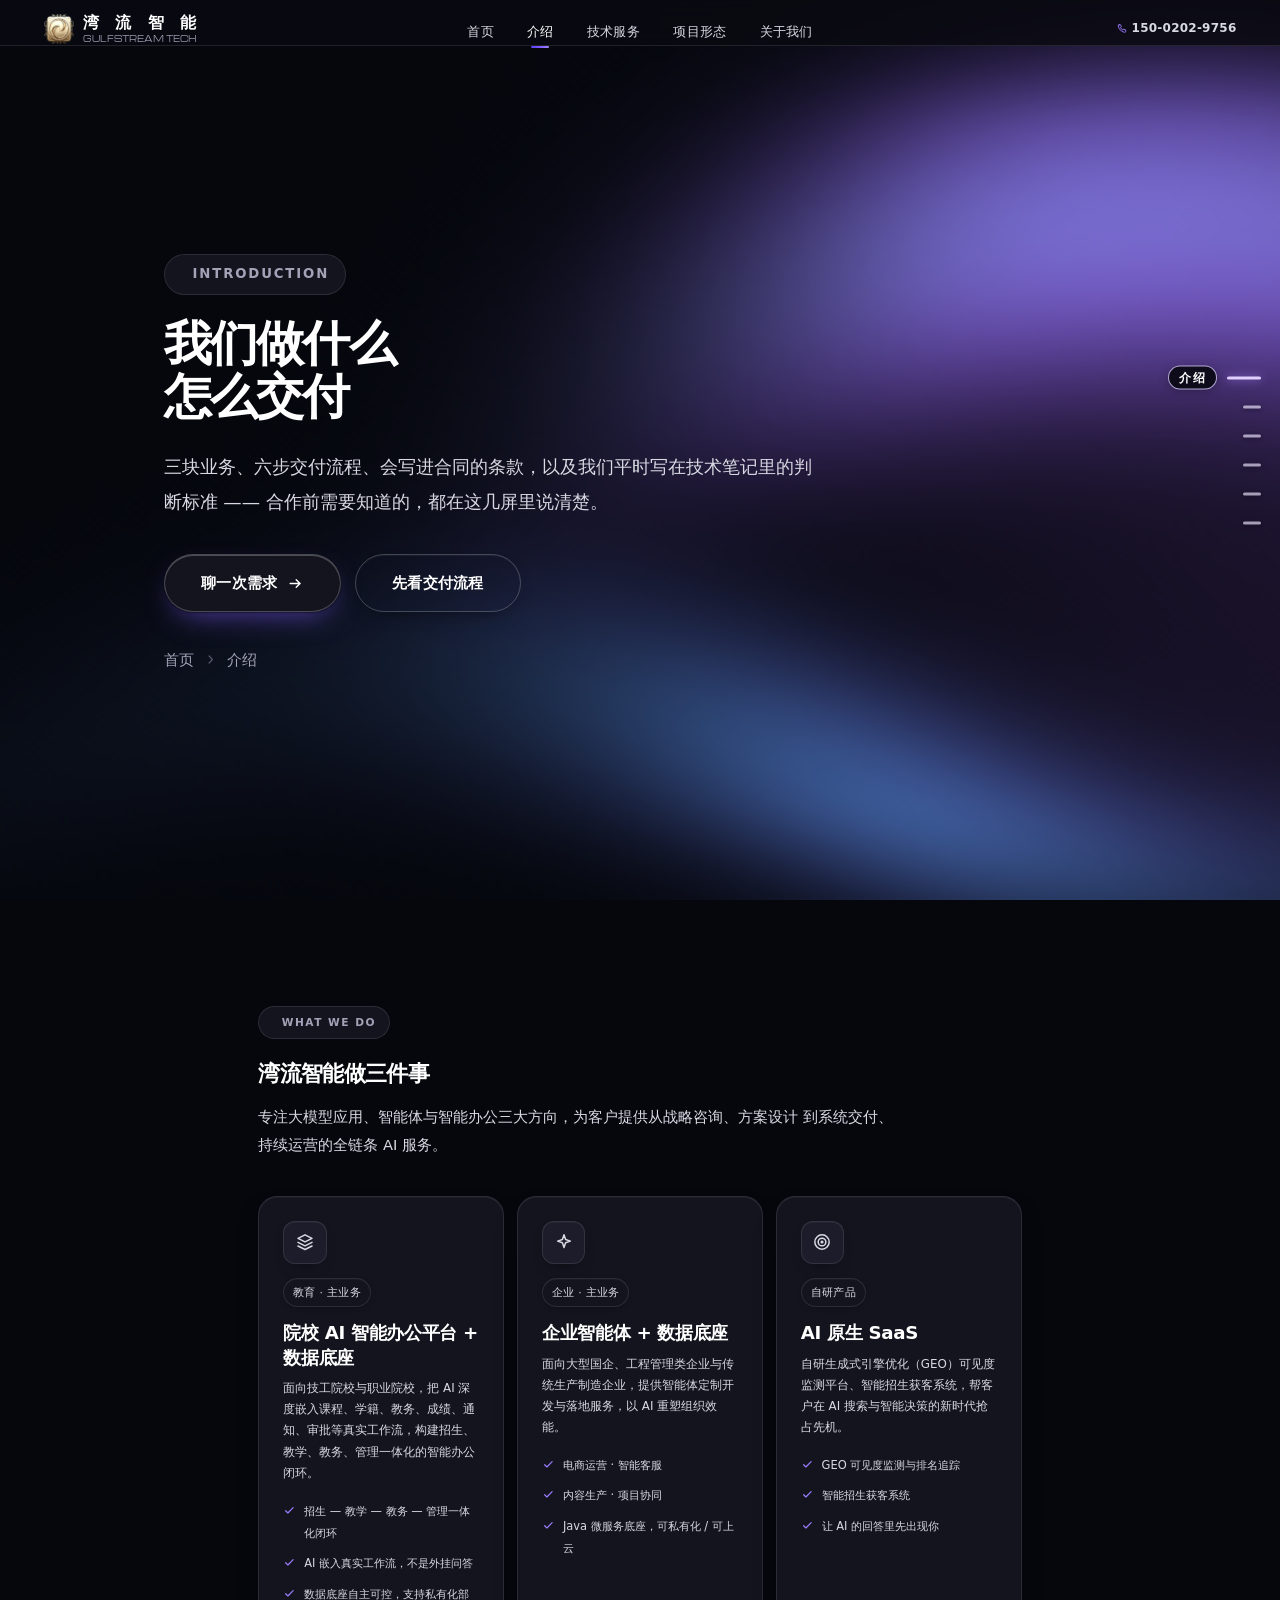
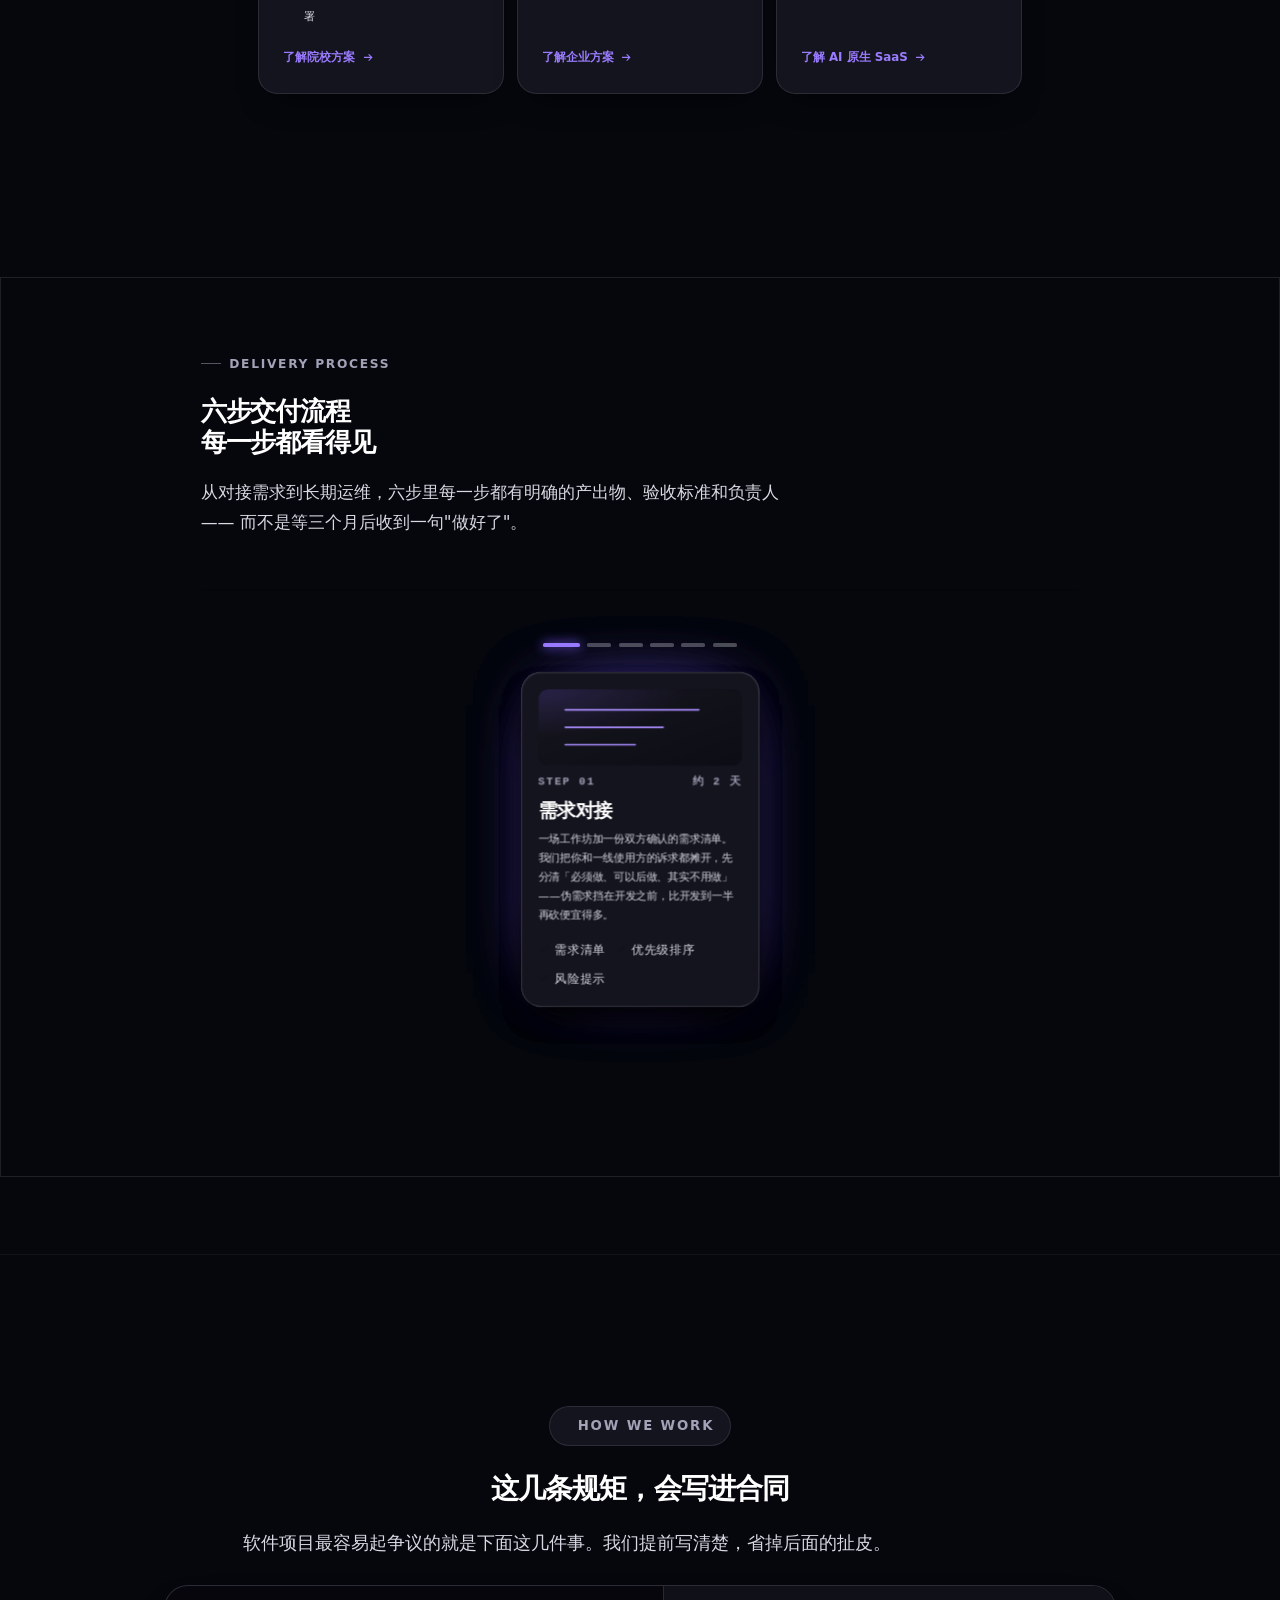
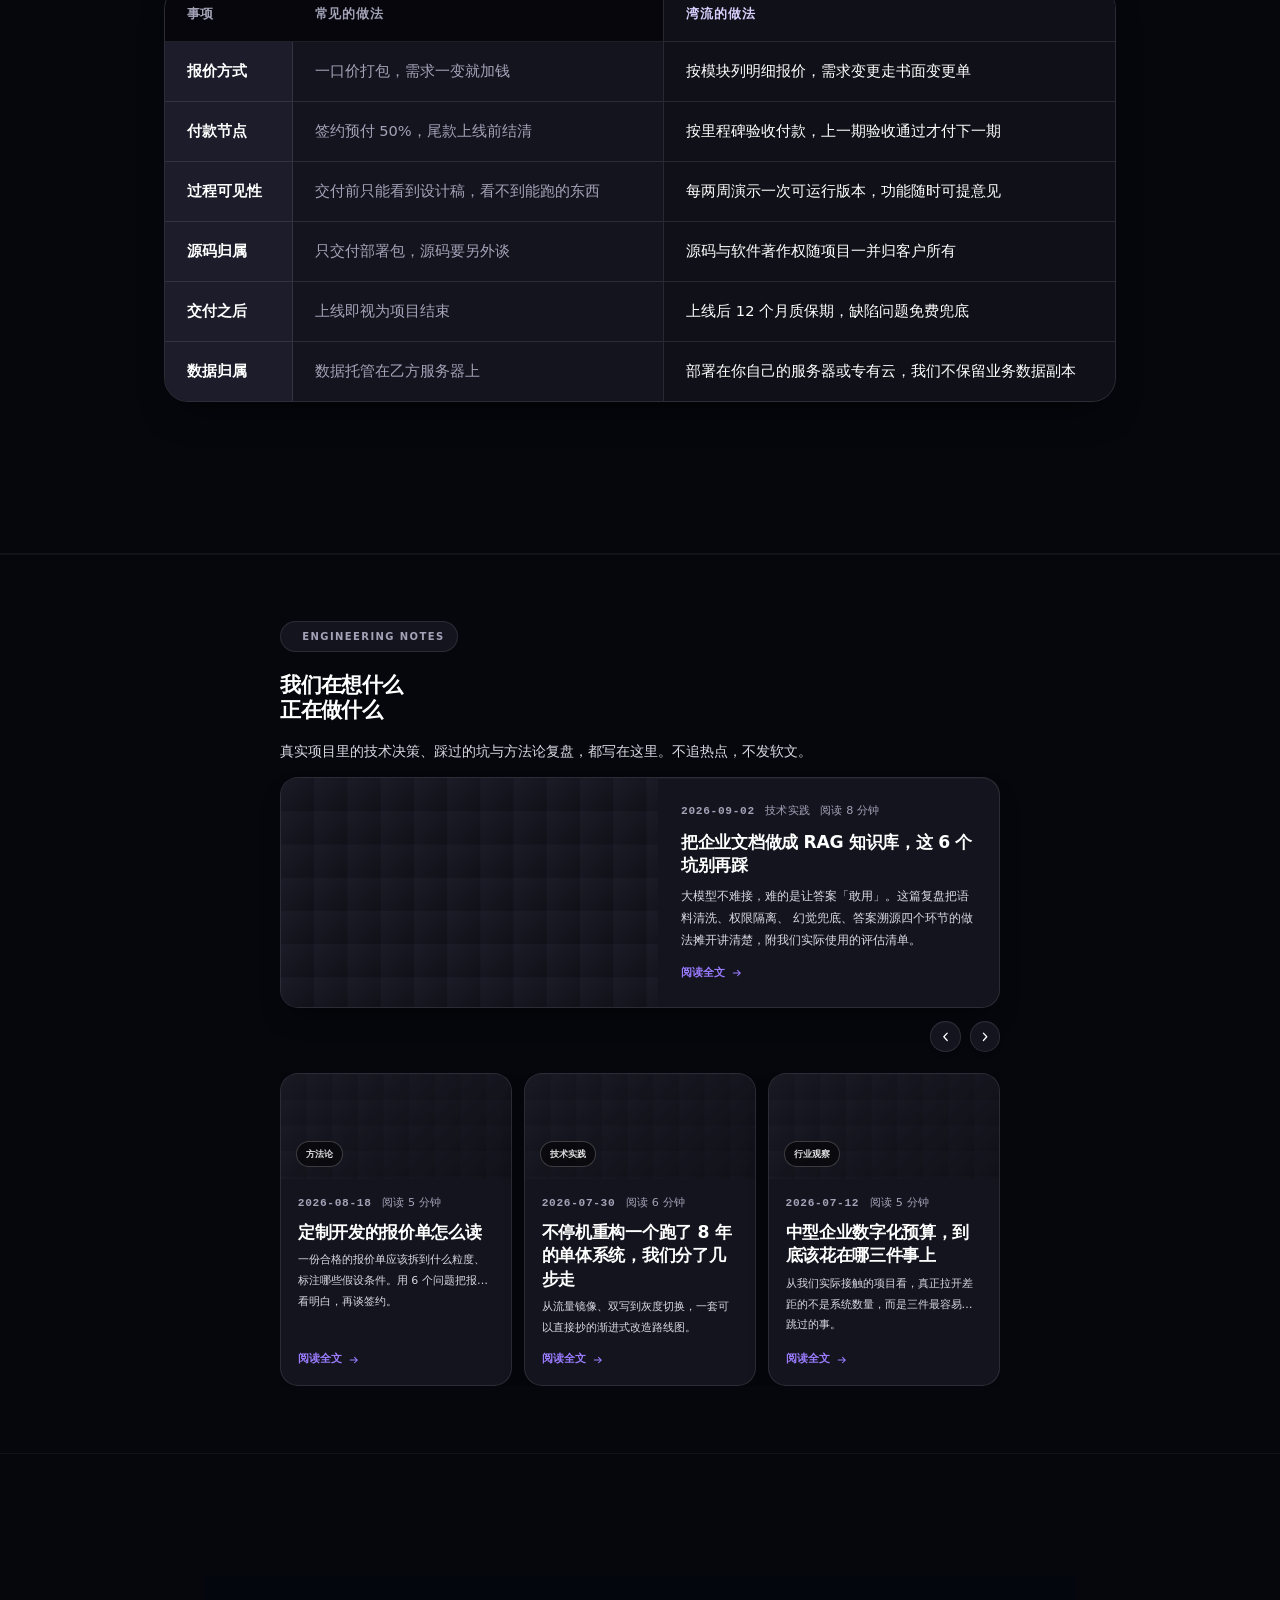
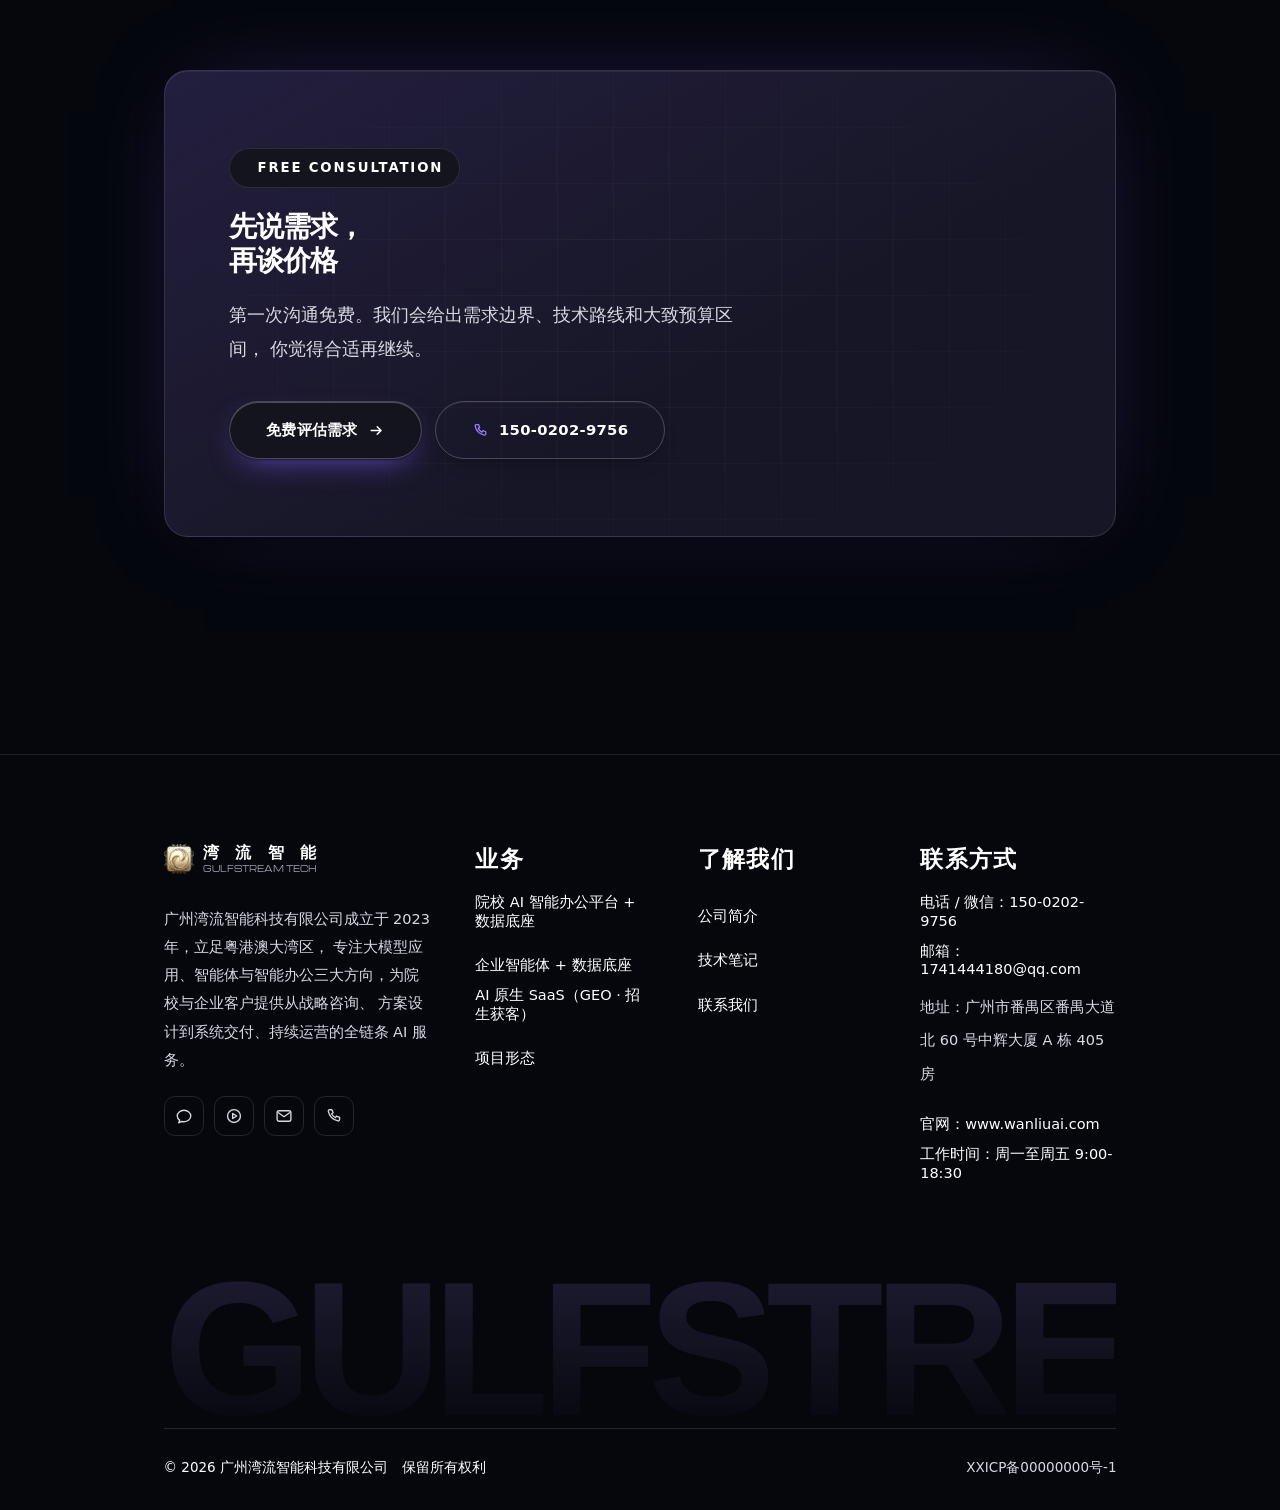
<file: intro.html>
<!DOCTYPE html>
<html lang="zh-CN">
<head>
<meta charset="UTF-8" />
<meta name="viewport" content="width=device-width, initial-scale=1.0" />
<!-- 样式层在 src/main.js 中按 style.css → editions.css → light.css 顺序引入 -->
<title>公司简介 - 湾流智能 GULFSTREAM TECH | 我们做什么 · 怎么交付</title>
<meta name="description" content="湾流智能做三件事：院校 AI 智能办公平台 + 数据底座、企业智能体 + 数据底座、AI 原生 SaaS（GEO 可见度监测 / 智能招生获客）。含六步交付流程与会写进合同的条款。" />
<meta name="keywords" content="大模型应用,智能体,智能办公,院校AI,企业智能体,GEO可见度,招生获客" />
<meta name="theme-color" content="#ffffff" />
<link rel="icon" type="image/png" href="./assets/img/logo.png" />
<script>
  /* 保险丝：editions.js 若未成功加载（404 / 被拦截），2.4 秒后自动摘掉 .ez-js，
     这样正文不会因为「等待入场」的隐藏初态而永远看不见。 */
  (function () {
    var d = document.documentElement;
    d.className += ' ez-js';
    setTimeout(function () {
      if (!window.__ezOk) d.className = d.className.replace(' ez-js', '');
    }, 2400);
  })();
</script>
  <script type="module" crossorigin src="./assets/js/mount-DvKfOd8M.js"></script>
  <script type="module" crossorigin src="./assets/js/main-18OwNNSZ.js"></script>
  <link rel="stylesheet" crossorigin href="./assets/css/mount-foMxa_ag.css">
  <link rel="stylesheet" crossorigin href="./assets/css/main-DuoLSzXt.css">
</head>
<body>
<div id="app" data-page="intro"><!--[--><svg class="sprite" width="0" height="0" style="position:absolute;" aria-hidden="true"><symbol id="i-code" viewBox="0 0 24 24" fill="none" stroke="currentColor" stroke-width="1.8" stroke-linecap="round" stroke-linejoin="round"><path d="M8.5 8.5 4 12l4.5 3.5M15.5 8.5 20 12l-4.5 3.5M13.6 4.4 10.4 19.6"></path></symbol> <symbol id="i-cloud" viewBox="0 0 24 24" fill="none" stroke="currentColor" stroke-width="1.8" stroke-linecap="round" stroke-linejoin="round"><path d="M7 18h9.5a4 4 0 0 0 .4-8 5.5 5.5 0 0 0-10.6 1.3A3.4 3.4 0 0 0 7 18Z"></path></symbol> <symbol id="i-mobile" viewBox="0 0 24 24" fill="none" stroke="currentColor" stroke-width="1.8" stroke-linecap="round" stroke-linejoin="round"><rect x="6" y="2.5" width="12" height="19" rx="3"></rect><path d="M10.6 18.6h2.8"></path></symbol> <symbol id="i-spark" viewBox="0 0 24 24" fill="none" stroke="currentColor" stroke-width="1.8" stroke-linecap="round" stroke-linejoin="round"><path d="M12 3.2 13.9 9l5.8 1.9-5.8 1.9L12 18.6l-1.9-5.8L4.3 10.9 10.1 9 12 3.2Z"></path></symbol> <symbol id="i-chart" viewBox="0 0 24 24" fill="none" stroke="currentColor" stroke-width="1.8" stroke-linecap="round" stroke-linejoin="round"><path d="M4 19h16M7.5 16V9.5M12 16V5.5M16.5 16v-4"></path></symbol> <symbol id="i-shield" viewBox="0 0 24 24" fill="none" stroke="currentColor" stroke-width="1.8" stroke-linecap="round" stroke-linejoin="round"><path d="M12 3 5 5.8v5.4c0 4.2 2.9 8 7 9.8 4.1-1.8 7-5.6 7-9.8V5.8L12 3Z"></path><path d="m9.2 12 2 2 3.8-4"></path></symbol> <symbol id="i-users" viewBox="0 0 24 24" fill="none" stroke="currentColor" stroke-width="1.8" stroke-linecap="round" stroke-linejoin="round"><circle cx="9.2" cy="8" r="3.2"></circle><path d="M3.6 19.6a5.9 5.9 0 0 1 11.2 0M16.6 5.2a3.2 3.2 0 0 1 0 6.3M17.6 14.2a5.8 5.8 0 0 1 3.4 5.4"></path></symbol> <symbol id="i-check" viewBox="0 0 24 24" fill="none" stroke="currentColor" stroke-width="2.2" stroke-linecap="round" stroke-linejoin="round"><path d="m5 12.6 4.2 4.2L19 6.9"></path></symbol> <symbol id="i-arrow-right" viewBox="0 0 24 24" fill="none" stroke="currentColor" stroke-width="2" stroke-linecap="round" stroke-linejoin="round"><path d="M4.5 12h14M13 6.6l5.4 5.4L13 17.4"></path></symbol> <symbol id="i-chevron" viewBox="0 0 24 24" fill="none" stroke="currentColor" stroke-width="2.2" stroke-linecap="round" stroke-linejoin="round"><path d="m9.5 5.5 6 6.5-6 6.5"></path></symbol> <symbol id="i-arrow-up" viewBox="0 0 24 24" fill="none" stroke="currentColor" stroke-width="2" stroke-linecap="round" stroke-linejoin="round"><path d="M12 19.5V5M6 11l6-6 6 6"></path></symbol> <symbol id="i-phone" viewBox="0 0 24 24" fill="none" stroke="currentColor" stroke-width="1.8" stroke-linecap="round" stroke-linejoin="round"><path d="M6.2 3.6h3l1.6 4-2 1.4a11.6 11.6 0 0 0 5.2 5.2l1.4-2 4 1.6v3a1.8 1.8 0 0 1-2 1.8A16.6 16.6 0 0 1 4.4 5.6a1.8 1.8 0 0 1 1.8-2Z"></path></symbol> <symbol id="i-mail" viewBox="0 0 24 24" fill="none" stroke="currentColor" stroke-width="1.8" stroke-linecap="round" stroke-linejoin="round"><rect x="2.8" y="5" width="18.4" height="14" rx="2.6"></rect><path d="m4.6 7.6 7.4 5.3 7.4-5.3"></path></symbol> <symbol id="i-pin" viewBox="0 0 24 24" fill="none" stroke="currentColor" stroke-width="1.8" stroke-linecap="round" stroke-linejoin="round"><path d="M12 21s7-5.6 7-11a7 7 0 1 0-14 0c0 5.4 7 11 7 11Z"></path><circle cx="12" cy="10" r="2.6"></circle></symbol> <symbol id="i-clock" viewBox="0 0 24 24" fill="none" stroke="currentColor" stroke-width="1.8" stroke-linecap="round" stroke-linejoin="round"><circle cx="12" cy="12" r="8.6"></circle><path d="M12 7.2V12l3.6 2.1"></path></symbol> <symbol id="i-rocket" viewBox="0 0 24 24" fill="none" stroke="currentColor" stroke-width="1.8" stroke-linecap="round" stroke-linejoin="round"><path d="M13.8 4.4c3.4-1.5 6.4-1 6.4-1s.5 3-1 6.4c-1.3 3-4.3 6-7.6 8.3l-3.6-1-1-3.6c2.4-3.3 5.4-6.3 8.4-7.6Z"></path><circle cx="15.4" cy="8.6" r="1.6"></circle><path d="M8 16.2c-1.6 1.6-1.6 4-1.6 4s2.4 0 4-1.6"></path></symbol> <symbol id="i-layers" viewBox="0 0 24 24" fill="none" stroke="currentColor" stroke-width="1.8" stroke-linecap="round" stroke-linejoin="round"><path d="m12 3.4 8.4 4.2L12 11.8 3.6 7.6 12 3.4Z"></path><path d="m3.6 12.4 8.4 4.2 8.4-4.2M3.6 16.8l8.4 4.2 8.4-4.2"></path></symbol> <symbol id="i-target" viewBox="0 0 24 24" fill="none" stroke="currentColor" stroke-width="1.8" stroke-linecap="round" stroke-linejoin="round"><circle cx="12" cy="12" r="8.6"></circle><circle cx="12" cy="12" r="4.6"></circle><circle cx="12" cy="12" r="1"></circle></symbol> <symbol id="i-chat" viewBox="0 0 24 24" fill="none" stroke="currentColor" stroke-width="1.8" stroke-linecap="round" stroke-linejoin="round"><path d="M21 12c0 4.2-4 7.6-9 7.6-1 0-1.9-.1-2.8-.3L5 21l1.2-3.4C4.2 16.4 3 14.3 3 12c0-4.2 4-7.6 9-7.6s9 3.4 9 7.6Z"></path></symbol> <symbol id="i-play" viewBox="0 0 24 24" fill="none" stroke="currentColor" stroke-width="1.8" stroke-linecap="round" stroke-linejoin="round"><circle cx="12" cy="12" r="8.6"></circle><path d="m10.2 8.6 5.4 3.4-5.4 3.4V8.6Z"></path></symbol> <symbol id="i-briefcase" viewBox="0 0 24 24" fill="none" stroke="currentColor" stroke-width="1.8" stroke-linecap="round" stroke-linejoin="round"><rect x="3" y="7" width="18" height="12.6" rx="2.4"></rect><path d="M8.6 7V5.4A1.4 1.4 0 0 1 10 4h4a1.4 1.4 0 0 1 1.4 1.4V7M3 12.4h18"></path></symbol> <symbol id="i-file" viewBox="0 0 24 24" fill="none" stroke="currentColor" stroke-width="1.8" stroke-linecap="round" stroke-linejoin="round"><path d="M6 3.4h8l4 4V20a1 1 0 0 1-1 1H6a1 1 0 0 1-1-1V4.4a1 1 0 0 1 1-1Z"></path><path d="M14 3.4V8h4"></path></symbol></svg> <div id="progress"></div> <div class="site-flow-background" aria-hidden="true"></div> <header class="site-header"><div class="container nav"><a class="brand" href="index.html" aria-label="湾流智能首页"><span class="brand-lockup"><span class="brand-lockup__logo"><img src="assets/img/logo.png" alt="" width="128" height="128"></span><span class="brand-lockup__text"><span class="brand-lockup__name"><!--[--><span>湾</span><span>流</span><span>智</span><span>能</span><!--]--></span><span class="brand-lockup__sub">GULFSTREAM TECH</span></span></span></a> <nav class="nav-links"><!--[--><a href="index.html">首页</a><a href="intro.html">介绍</a><a href="services.html">技术服务</a><a href="cases.html">项目形态</a><a href="about.html">关于我们</a><!--]--></nav> <div class="nav-right"><a class="nav-tel" href="tel:15002029756"><svg><use href="#i-phone"></use></svg>150-0202-9756</a> <button class="burger" id="burger" aria-label="打开菜单" aria-expanded="false"><i></i><i></i><i></i></button></div></div></header> <div class="drawer" id="drawer"><!--[--><a href="index.html">首页<span>01</span></a><a href="intro.html">介绍<span>02</span></a><a href="services.html">技术服务<span>03</span></a><a href="cases.html">项目形态<span>04</span></a><a href="about.html">关于我们<span>05</span></a><!--]--> <a href="tel:15002029756" style="color:#8c6e1f;">150-0202-9756<span>TEL</span></a></div> <!--[--><main><section class="page-hero" id="hero" data-chapter="介绍"><div class="container"><span class="eyebrow">Introduction</span> <h1 style="margin-top:22px;">我们做什么<br>怎么交付</h1> <p class="lead">
              三块业务、六步交付流程、会写进合同的条款，以及我们平时写在技术笔记里的判断标准 ——
              合作前需要知道的，都在这几屏里说清楚。
            </p> <div class="cta-actions" style="margin-top:34px;"><a href="about.html#leadForm" class="btn btn-primary btn-lg" data-magnet>
                聊一次需求 <svg><use href="#i-arrow-right"></use></svg></a> <a href="#process" class="btn btn-ghost btn-lg">先看交付流程</a></div> <nav class="breadcrumb"><a href="index.html">首页</a><svg><use href="#i-chevron"></use></svg><span>介绍</span></nav></div></section> <section class="section" id="business" data-chapter="业务版图"><div class="container"><div class="sec-head reveal"><span class="eyebrow eyebrow--brand">What We Do</span> <h2>湾流智能做三件事</h2> <p>
              专注大模型应用、智能体与智能办公三大方向，为客户提供从战略咨询、方案设计
              到系统交付、持续运营的全链条 AI 服务。
            </p></div> <div class="biz-grid"><article class="card tilt reveal"><div class="card-glow"></div> <div class="ico"><svg><use href="#i-layers"></use></svg></div> <span class="biz-label">教育 · 主业务</span> <h3>院校 AI 智能办公平台 + 数据底座</h3> <p>面向技工院校与职业院校，把 AI 深度嵌入课程、学籍、教务、成绩、通知、审批等真实工作流，构建招生、教学、教务、管理一体化的智能办公闭环。</p> <ul class="card-list"><li><svg><use href="#i-check"></use></svg>招生 — 教学 — 教务 — 管理一体化闭环</li> <li><svg><use href="#i-check"></use></svg>AI 嵌入真实工作流，不是外挂问答</li> <li><svg><use href="#i-check"></use></svg>数据底座自主可控，支持私有化部署</li></ul> <a href="services.html#edu-ai" class="link-arrow">了解院校方案 <svg><use href="#i-arrow-right"></use></svg></a></article> <article class="card tilt reveal"><div class="card-glow"></div> <div class="ico"><svg><use href="#i-spark"></use></svg></div> <span class="biz-label biz-label--key">企业 · 主业务</span> <h3>企业智能体 + 数据底座</h3> <p>面向大型国企、工程管理类企业与传统生产制造企业，提供智能体定制开发与落地服务，以 AI 重塑组织效能。</p> <ul class="card-list"><li><svg><use href="#i-check"></use></svg>电商运营 · 智能客服</li> <li><svg><use href="#i-check"></use></svg>内容生产 · 项目协同</li> <li><svg><use href="#i-check"></use></svg>Java 微服务底座，可私有化 / 可上云</li></ul> <a href="services.html" class="link-arrow">了解企业方案 <svg><use href="#i-arrow-right"></use></svg></a></article> <article class="card tilt reveal"><div class="card-glow"></div> <div class="ico"><svg><use href="#i-target"></use></svg></div> <span class="biz-label">自研产品</span> <h3>AI 原生 SaaS</h3> <p>自研生成式引擎优化（GEO）可见度监测平台、智能招生获客系统，帮客户在 AI 搜索与智能决策的新时代抢占先机。</p> <ul class="card-list"><li><svg><use href="#i-check"></use></svg>GEO 可见度监测与排名追踪</li> <li><svg><use href="#i-check"></use></svg>智能招生获客系统</li> <li><svg><use href="#i-check"></use></svg>让 AI 的回答里先出现你</li></ul> <a href="services.html#geo" class="link-arrow">了解 AI 原生 SaaS <svg><use href="#i-arrow-right"></use></svg></a></article></div></div></section> <section class="ez-paper-sec fit-screen" id="process" data-chapter="交付流程"><div class="container"><div class="ez-stagger" style="max-width:780px;"><span class="ez-eyebrow">Delivery Process</span> <h2 class="ez-display ez-display--lg ez-trim" style="margin:24px 0 20px;color:var(--ez-ink);">六步交付流程<br>每一步都看得见</h2> <p class="ez-lead-text" style="font-size:clamp(15.5px,1.3vw,18px);line-height:1.82;max-width:640px;">
              从对接需求到长期运维，六步里每一步都有明确的产出物、验收标准和负责人 ——
              而不是等三个月后收到一句&quot;做好了&quot;。
            </p></div> <svg class="ez-rule" viewBox="0 0 100 1" preserveAspectRatio="none" aria-hidden="true" style="margin:clamp(34px,4.4vw,60px) 0;"><line x1="0" y1="0.5" x2="100" y2="0.5"></line></svg> <div class="ez-zig ez-stage"><article class="ez-card ez-drop"><div class="ez-card-fig ez-draw"><svg viewBox="0 0 320 140" preserveAspectRatio="none" aria-hidden="true"><path pathLength="1" d="M42 38H252M42 70H196M42 102H152" fill="none" stroke-width="2" stroke-linecap="round" stroke-linejoin="round" vector-effect="non-scaling-stroke"></path></svg></div> <div class="ez-card-head"><span class="ez-card-num">Step 01</span> <span class="ez-card-num" style="color:#8a8a93;">约 2 天</span></div> <h3>需求对接</h3> <p>一场工作坊加一份双方确认的需求清单。我们把你和一线使用方的诉求都摊开，先分清「必须做、可以后做、其实不用做」——伪需求挡在开发之前，比开发到一半再砍便宜得多。</p> <ul class="ez-card-foot"><li><i class="ez-ico ez-ico--check"></i>需求清单</li> <li><i class="ez-ico ez-ico--check"></i>优先级排序</li> <li><i class="ez-ico ez-ico--check"></i>风险提示</li></ul></article> <article class="ez-card ez-card--ink ez-drop"><div class="ez-card-fig ez-draw"><svg viewBox="0 0 320 140" preserveAspectRatio="none" aria-hidden="true"><path pathLength="1" d="M36 106H92V78H148V50H204V26H264" fill="none" stroke-width="2" stroke-linecap="round" stroke-linejoin="round" vector-effect="non-scaling-stroke"></path></svg></div> <div class="ez-card-head"><span class="ez-card-num">Step 02</span> <span class="ez-card-num" style="color:rgba(255,255,255,.5);">约 3-5 天</span></div> <h3>方案设计</h3> <p>给出技术路线、系统架构和一份写得明明白白的报价单。工期怎么排、里程碑怎么切、每期验收什么、需求变更怎么算钱，全部落在纸面上，确认后再动第一行代码。</p> <ul class="ez-card-foot"><li><i class="ez-ico ez-ico--check"></i>技术方案</li> <li><i class="ez-ico ez-ico--check"></i>架构与接口</li> <li><i class="ez-ico ez-ico--check"></i>明细报价</li></ul></article> <article class="ez-card ez-drop"><div class="ez-card-fig ez-draw"><svg viewBox="0 0 320 140" preserveAspectRatio="none" aria-hidden="true"><path pathLength="1" d="M36 34H284V106H36Z M36 56H284 M124 56V106" fill="none" stroke-width="2" stroke-linecap="round" stroke-linejoin="round" vector-effect="non-scaling-stroke"></path></svg></div> <div class="ez-card-head"><span class="ez-card-num">Step 03</span> <span class="ez-card-num" style="color:#8a8a93;">约 1-2 周</span></div> <h3>UI 设计</h3> <p>先把界面画出来，你确认过再写代码。我们交付主要页面的高保真稿和可点击原型，连空状态、加载中、报错这些平时最容易漏的界面一起覆盖，功能还没开发就能先走一遍流程。</p> <ul class="ez-card-foot"><li><i class="ez-ico ez-ico--check"></i>高保真设计稿</li> <li><i class="ez-ico ez-ico--check"></i>可点击原型</li> <li><i class="ez-ico ez-ico--check"></i>设计规范</li></ul></article> <article class="ez-card ez-card--ink ez-drop"><div class="ez-card-fig ez-draw"><svg viewBox="0 0 320 140" preserveAspectRatio="none" aria-hidden="true"><path pathLength="1" d="M40 44H156M40 70H196M40 96H132M228 42L252 66L292 24" fill="none" stroke-width="2" stroke-linecap="round" stroke-linejoin="round" vector-effect="non-scaling-stroke"></path></svg></div> <div class="ez-card-head"><span class="ez-card-num">Step 04</span> <span class="ez-card-num" style="color:rgba(255,255,255,.5);">双周迭代</span></div> <h3>开发验收</h3> <p>不搞闭门造车。每两周交付一版能在你自己场景里点开、上手试的功能，随时提意见、随时调方向；每个迭代结束按约定的验收标准逐条过，进度不靠口头汇报。</p> <ul class="ez-card-foot"><li><i class="ez-ico ez-ico--check"></i>可运行版本</li> <li><i class="ez-ico ez-ico--check"></i>迭代演示</li> <li><i class="ez-ico ez-ico--check"></i>验收记录</li></ul></article> <article class="ez-card ez-drop"><div class="ez-card-fig ez-draw"><svg viewBox="0 0 320 140" preserveAspectRatio="none" aria-hidden="true"><path pathLength="1" d="M34 108C94 108 116 46 174 42S244 36 266 30" fill="none" stroke-width="2" stroke-linecap="round" stroke-linejoin="round" vector-effect="non-scaling-stroke"></path></svg></div> <div class="ez-card-head"><span class="ez-card-num">Step 05</span> <span class="ez-card-num" style="color:#8a8a93;">约 1-2 周</span></div> <h3>测试上线</h3> <p>上线前把该跑的都跑一遍：功能、权限、并发、异常分支，再加一轮真实用户的灰度验证。确认没问题再全量发布，同时交付操作手册与账号权限，并做一场面向使用者的培训。</p> <ul class="ez-card-foot"><li><i class="ez-ico ez-ico--check"></i>测试报告</li> <li><i class="ez-ico ez-ico--check"></i>灰度验证</li> <li><i class="ez-ico ez-ico--check"></i>操作手册与培训</li></ul></article> <article class="ez-card ez-card--ink ez-drop"><div class="ez-card-fig ez-draw"><svg viewBox="0 0 320 140" preserveAspectRatio="none" aria-hidden="true"><path pathLength="1" d="M34 74H78L94 34L116 108L136 74H178L194 46L212 94L230 74H268" fill="none" stroke-width="2" stroke-linecap="round" stroke-linejoin="round" vector-effect="non-scaling-stroke"></path></svg></div> <div class="ez-card-head"><span class="ez-card-num">Step 06</span> <span class="ez-card-num" style="color:rgba(255,255,255,.5);">长期</span></div> <h3>运维迭代</h3> <p>上线不是结束。质保期内的问题我们兜底，7×24 监控告警接进你的值班流程；业务变了系统跟着改，每一轮迭代都在原有的代码与文档上继续，不会交付完就找不到人。</p> <ul class="ez-card-foot"><li><i class="ez-ico ez-ico--check"></i>质保期兜底</li> <li><i class="ez-ico ez-ico--check"></i>监控告警</li> <li><i class="ez-ico ez-ico--check"></i>年度迭代计划</li></ul></article></div></div></section> <section class="section section-tight section-alt" id="terms" data-chapter="合作条款"><div class="container"><div class="sec-head center reveal"><span class="eyebrow eyebrow--brand">How We Work</span> <h2>这几条规矩，会写进合同</h2> <p>软件项目最容易起争议的就是下面这几件事。我们提前写清楚，省掉后面的扯皮。</p></div> <div class="compare reveal"><div class="compare-head"><span>事项</span> <span>常见的做法</span> <span class="compare-us">湾流的做法</span></div> <div class="compare-row"><span class="compare-k">报价方式</span> <span class="compare-them">一口价打包，需求一变就加钱</span> <span class="compare-us">按模块列明细报价，需求变更走书面变更单</span></div> <div class="compare-row"><span class="compare-k">付款节点</span> <span class="compare-them">签约预付 50%，尾款上线前结清</span> <span class="compare-us">按里程碑验收付款，上一期验收通过才付下一期</span></div> <div class="compare-row"><span class="compare-k">过程可见性</span> <span class="compare-them">交付前只能看到设计稿，看不到能跑的东西</span> <span class="compare-us">每两周演示一次可运行版本，功能随时可提意见</span></div> <div class="compare-row"><span class="compare-k">源码归属</span> <span class="compare-them">只交付部署包，源码要另外谈</span> <span class="compare-us">源码与软件著作权随项目一并归客户所有</span></div> <div class="compare-row"><span class="compare-k">交付之后</span> <span class="compare-them">上线即视为项目结束</span> <span class="compare-us">上线后 12 个月质保期，缺陷问题免费兜底</span></div> <div class="compare-row"><span class="compare-k">数据归属</span> <span class="compare-them">数据托管在乙方服务器上</span> <span class="compare-us">部署在你自己的服务器或专有云，我们不保留业务数据副本</span></div></div></div></section> <section class="section section-alt fit-screen" id="insights" data-chapter="技术笔记"><div class="container"><div class="sec-head reveal"><span class="eyebrow eyebrow--brand">Engineering Notes</span> <h2>我们在想什么<br>正在做什么</h2> <p>真实项目里的技术决策、踩过的坑与方法论复盘，都写在这里。不追热点，不发软文。</p></div> <a href="news-detail.html" class="feature news-item reveal" data-cat="技术 AI"><div class="feature-visual"></div> <div class="feature-body"><div class="n-meta"><b>2026-09-02</b><span>技术实践</span><span>阅读 8 分钟</span></div> <h3>把企业文档做成 RAG 知识库，这 6 个坑别再踩</h3> <p>
                大模型不难接，难的是让答案「敢用」。这篇复盘把语料清洗、权限隔离、
                幻觉兜底、答案溯源四个环节的做法摊开讲清楚，附我们实际使用的评估清单。
              </p> <span class="link-arrow">阅读全文 <svg><use href="#i-arrow-right"></use></svg></span></div></a> <div class="news-grid" data-loop><a class="card news-card news-item reveal" href="news-detail.html" data-cat="方法论"><div class="n-thumb case-visual cv-1"><i>方法论</i></div> <div class="n-body"><div class="n-meta"><b>2026-08-18</b><span>阅读 5 分钟</span></div> <h3>定制开发的报价单怎么读</h3> <p>一份合格的报价单应该拆到什么粒度、标注哪些假设条件。用 6 个问题把报价看明白，再谈签约。</p> <span class="link-arrow">阅读全文 <svg><use href="#i-arrow-right"></use></svg></span></div></a> <a class="card news-card news-item reveal" href="news-detail.html" data-cat="技术"><div class="n-thumb case-visual cv-2"><i>技术实践</i></div> <div class="n-body"><div class="n-meta"><b>2026-07-30</b><span>阅读 6 分钟</span></div> <h3>不停机重构一个跑了 8 年的单体系统，我们分了几步走</h3> <p>从流量镜像、双写到灰度切换，一套可以直接抄的渐进式改造路线图。</p> <span class="link-arrow">阅读全文 <svg><use href="#i-arrow-right"></use></svg></span></div></a> <a class="card news-card news-item reveal" href="news-detail.html" data-cat="行业"><div class="n-thumb case-visual cv-3"><i>行业观察</i></div> <div class="n-body"><div class="n-meta"><b>2026-07-12</b><span>阅读 5 分钟</span></div> <h3>中型企业数字化预算，到底该花在哪三件事上</h3> <p>从我们实际接触的项目看，真正拉开差距的不是系统数量，而是三件最容易被跳过的事。</p> <span class="link-arrow">阅读全文 <svg><use href="#i-arrow-right"></use></svg></span></div></a> <a class="card news-card news-item reveal" href="news-detail.html" data-cat="方法论"><div class="n-thumb case-visual cv-4"><i>方法论</i></div> <div class="n-body"><div class="n-meta"><b>2026-06-25</b><span>阅读 4 分钟</span></div> <h3>验收标准怎么写，才不会被「我觉得还行」糊弄过去</h3> <p>写得清验收标准的需求才值得开工。这篇给出我们写验收条款的固定格式与三个反例。</p> <span class="link-arrow">阅读全文 <svg><use href="#i-arrow-right"></use></svg></span></div></a> <a class="card news-card news-item reveal" href="news-detail.html" data-cat="AI"><div class="n-thumb case-visual cv-5"><i>AI 应用</i></div> <div class="n-body"><div class="n-meta"><b>2026-06-08</b><span>阅读 7 分钟</span></div> <h3>私有化部署还是调 API？一张表看懂中小企业的选择</h3> <p>成本、数据边界、响应速度、可维护性四个维度对比，附我们的推荐结论。</p> <span class="link-arrow">阅读全文 <svg><use href="#i-arrow-right"></use></svg></span></div></a> <a class="card news-card news-item reveal" href="news-detail.html" data-cat="方法论"><div class="n-thumb case-visual cv-6"><i>方法论</i></div> <div class="n-body"><div class="n-meta"><b>2026-05-20</b><span>阅读 4 分钟</span></div> <h3>我们把代码评审标准压缩成了一张清单</h3> <p>评审慢、意见散是团队通病。这份清单覆盖提交前自检、评审重点与常见反模式。</p> <span class="link-arrow">阅读全文 <svg><use href="#i-arrow-right"></use></svg></span></div></a> <a class="card news-card news-item reveal" href="news-detail.html" data-cat="技术"><div class="n-thumb case-visual cv-1"><i>方法论</i></div> <div class="n-body"><div class="n-meta"><b>2026-05-06</b><span>阅读 5 分钟</span></div> <h3>验收标准怎么写，才不会在结项时扯皮</h3> <p>「系统好用」不是验收标准。分享我们把验收条款写成可执行用例的模板，双方签字后照单执行。</p> <span class="link-arrow">阅读全文 <svg><use href="#i-arrow-right"></use></svg></span></div></a> <a class="card news-card news-item reveal" href="news-detail.html" data-cat="行业"><div class="n-thumb case-visual cv-2"><i>方法论</i></div> <div class="n-body"><div class="n-meta"><b>2026-04-18</b><span>阅读 6 分钟</span></div> <h3>第一版需求清单，按这三个问题逐条过</h3> <p>谁在哪个环节用它、用完之后省了哪一步、省下来的时间去哪了。三问答不上来的需求，先放一放。</p> <span class="link-arrow">阅读全文 <svg><use href="#i-arrow-right"></use></svg></span></div></a></div></div></section> <section class="section section-tight" id="start" data-chapter="开始合作"><div class="container"><div class="cta-band reveal"><div class="cta-flex"><div><span class="eyebrow">Free Consultation</span> <h2 style="margin-top:22px;">先说需求，<br>再谈价格</h2> <p class="lead" style="margin-top:20px;max-width:520px;">
                  第一次沟通免费。我们会给出需求边界、技术路线和大致预算区间，
                  你觉得合适再继续。
                </p></div> <div class="cta-actions"><a href="about.html#leadForm" class="btn btn-primary btn-lg" data-magnet>免费评估需求 <svg><use href="#i-arrow-right"></use></svg></a> <a href="tel:15002029756" class="btn btn-ghost btn-lg"><svg><use href="#i-phone"></use></svg>150-0202-9756</a></div></div></div></div></section></main><!--]--> <footer class="site-footer"><div class="container"><div class="footer-grid"><div class="footer-brand"><a class="brand" href="index.html"><span class="brand-lockup"><span class="brand-lockup__logo"><img src="assets/img/logo.png" alt="" width="128" height="128"></span><span class="brand-lockup__text"><span class="brand-lockup__name"><!--[--><span>湾</span><span>流</span><span>智</span><span>能</span><!--]--></span><span class="brand-lockup__sub">GULFSTREAM TECH</span></span></span></a> <p>广州湾流智能科技有限公司成立于 2023 年，立足粤港澳大湾区，
            专注大模型应用、智能体与智能办公三大方向，为院校与企业客户提供从战略咨询、
            方案设计到系统交付、持续运营的全链条 AI 服务。
          </p> <div class="socials" style="margin-top:22px;"><a href="#" aria-label="微信公众号"><svg><use href="#i-chat"></use></svg></a> <a href="#" aria-label="视频号"><svg><use href="#i-play"></use></svg></a> <a href="mailto:1741444180@qq.com" aria-label="邮件"><svg><use href="#i-mail"></use></svg></a> <a href="tel:15002029756" aria-label="电话"><svg><use href="#i-phone"></use></svg></a></div></div> <div><h4>业务</h4> <ul><li><a href="services.html#edu-ai">院校 AI 智能办公平台 + 数据底座</a></li> <li><a href="services.html">企业智能体 + 数据底座</a></li> <li><a href="services.html#geo">AI 原生 SaaS（GEO · 招生获客）</a></li> <li><a href="cases.html">项目形态</a></li></ul></div> <div><h4>了解我们</h4> <ul><li><a href="intro.html">公司简介</a></li> <li><a href="intro.html#insights">技术笔记</a></li> <li><a href="about.html#leadForm">联系我们</a></li></ul></div> <div><h4>联系方式</h4> <ul><li><a href="tel:15002029756">电话 / 微信：150-0202-9756</a></li> <li><a href="mailto:1741444180@qq.com">邮箱：1741444180@qq.com</a></li> <li><a href="about.html#contact">地址：广州市番禺区番禺大道北 60 号中辉大厦 A 栋 405 房</a></li> <li><a href="https://www.wanliuai.com" target="_blank" rel="noopener">官网：www.wanliuai.com</a></li> <li><a href="about.html#contact">工作时间：周一至周五 9:00-18:30</a></li></ul></div></div> <div class="footer-word">GULFSTREAM</div> <div class="footer-bottom"><span>© <span data-year>2026</span> 广州湾流智能科技有限公司　保留所有权利</span> <span><a href="https://beian.miit.gov.cn" target="_blank" rel="noopener">XXICP备00000000号-1</a></span></div></div></footer> <button id="toTop" aria-label="回到顶部"><svg><use href="#i-arrow-up"></use></svg></button><!--]--></div>

</body>
</html>
</file>
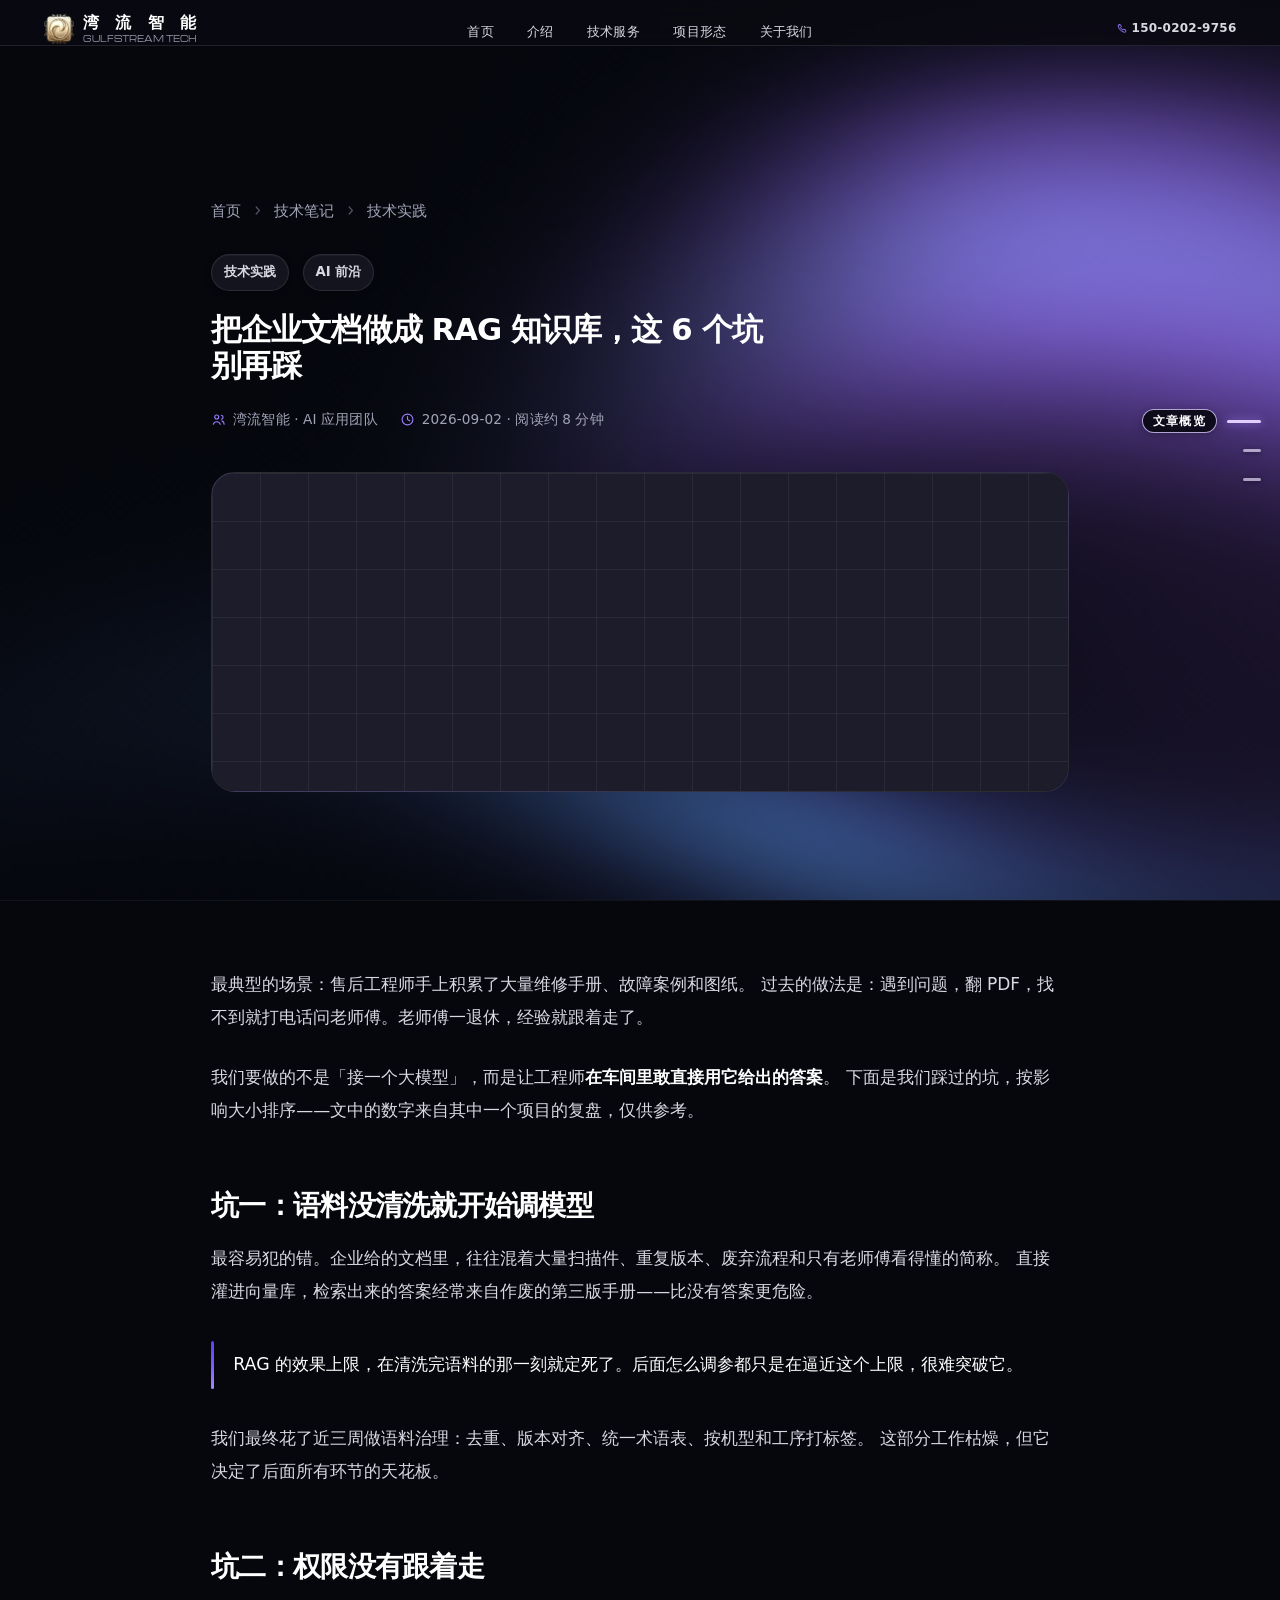
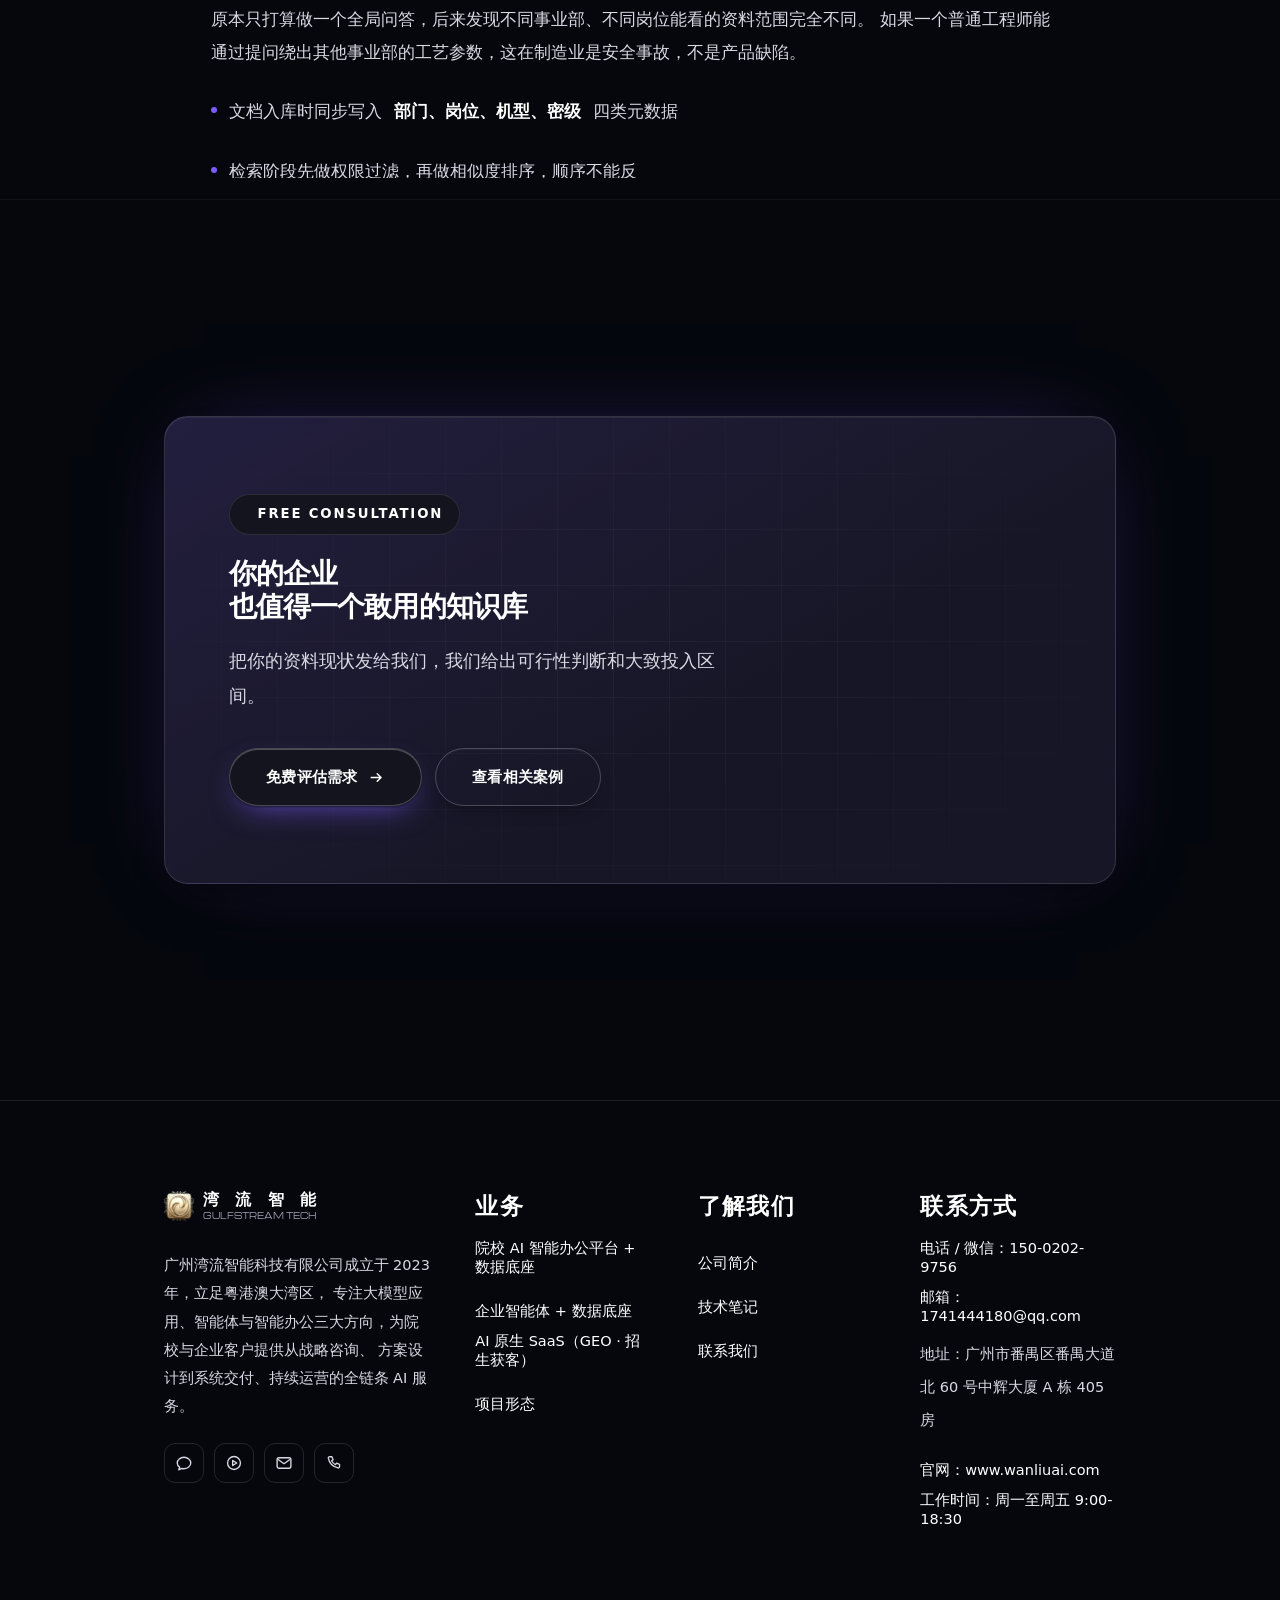
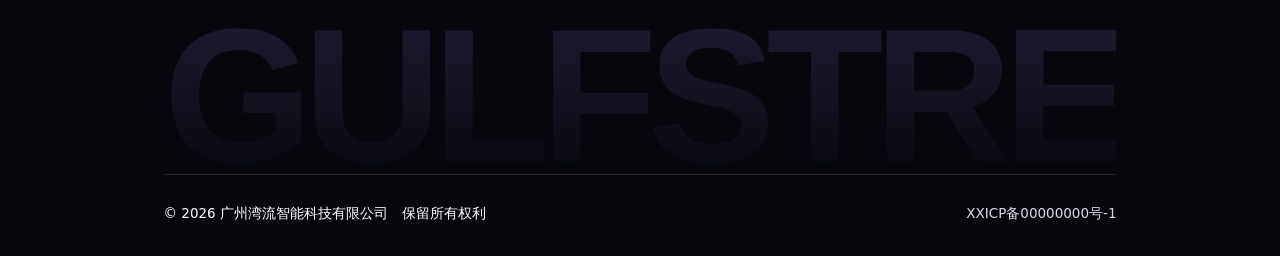
<file: news-detail.html>
<!DOCTYPE html>
<html lang="zh-CN">
<head>
<meta charset="UTF-8" />
<meta name="viewport" content="width=device-width, initial-scale=1.0" />
<!-- 样式层在 src/main.js 中按 style.css → editions.css → light.css 顺序引入 -->
<!-- TODO 替换：文章标题与描述（如做多个详情页，复制本文件改内容即可） -->
<title>把企业文档做成 RAG 知识库，这 6 个坑别再踩 - 湾流智能 GULFSTREAM TECH</title>
<meta name="description" content="大模型不难接，难的是让答案敢用。本文复盘湾流智能在 RAG 知识库项目中语料清洗、权限隔离、幻觉兜底、答案溯源四个环节的做法与踩坑清单。" />
<meta name="keywords" content="RAG,企业知识库,大模型落地,AI应用,制造业数字化" />
<meta name="theme-color" content="#ffffff" />
<link rel="icon" type="image/png" href="./assets/img/logo.png" />
<script>
  (function () {
    var d = document.documentElement;
    d.className += ' ez-js';
    setTimeout(function () {
      if (!window.__ezOk) d.className = d.className.replace(' ez-js', '');
    }, 2400);
  })();
</script>
  <script type="module" crossorigin src="./assets/js/mount-DvKfOd8M.js"></script>
  <script type="module" crossorigin src="./assets/js/main-18OwNNSZ.js"></script>
  <link rel="stylesheet" crossorigin href="./assets/css/mount-foMxa_ag.css">
  <link rel="stylesheet" crossorigin href="./assets/css/main-DuoLSzXt.css">
</head>
<body>
<div id="app" data-page="news-detail"><!--[--><svg class="sprite" width="0" height="0" style="position:absolute;" aria-hidden="true"><symbol id="i-code" viewBox="0 0 24 24" fill="none" stroke="currentColor" stroke-width="1.8" stroke-linecap="round" stroke-linejoin="round"><path d="M8.5 8.5 4 12l4.5 3.5M15.5 8.5 20 12l-4.5 3.5M13.6 4.4 10.4 19.6"></path></symbol> <symbol id="i-cloud" viewBox="0 0 24 24" fill="none" stroke="currentColor" stroke-width="1.8" stroke-linecap="round" stroke-linejoin="round"><path d="M7 18h9.5a4 4 0 0 0 .4-8 5.5 5.5 0 0 0-10.6 1.3A3.4 3.4 0 0 0 7 18Z"></path></symbol> <symbol id="i-mobile" viewBox="0 0 24 24" fill="none" stroke="currentColor" stroke-width="1.8" stroke-linecap="round" stroke-linejoin="round"><rect x="6" y="2.5" width="12" height="19" rx="3"></rect><path d="M10.6 18.6h2.8"></path></symbol> <symbol id="i-spark" viewBox="0 0 24 24" fill="none" stroke="currentColor" stroke-width="1.8" stroke-linecap="round" stroke-linejoin="round"><path d="M12 3.2 13.9 9l5.8 1.9-5.8 1.9L12 18.6l-1.9-5.8L4.3 10.9 10.1 9 12 3.2Z"></path></symbol> <symbol id="i-chart" viewBox="0 0 24 24" fill="none" stroke="currentColor" stroke-width="1.8" stroke-linecap="round" stroke-linejoin="round"><path d="M4 19h16M7.5 16V9.5M12 16V5.5M16.5 16v-4"></path></symbol> <symbol id="i-shield" viewBox="0 0 24 24" fill="none" stroke="currentColor" stroke-width="1.8" stroke-linecap="round" stroke-linejoin="round"><path d="M12 3 5 5.8v5.4c0 4.2 2.9 8 7 9.8 4.1-1.8 7-5.6 7-9.8V5.8L12 3Z"></path><path d="m9.2 12 2 2 3.8-4"></path></symbol> <symbol id="i-users" viewBox="0 0 24 24" fill="none" stroke="currentColor" stroke-width="1.8" stroke-linecap="round" stroke-linejoin="round"><circle cx="9.2" cy="8" r="3.2"></circle><path d="M3.6 19.6a5.9 5.9 0 0 1 11.2 0M16.6 5.2a3.2 3.2 0 0 1 0 6.3M17.6 14.2a5.8 5.8 0 0 1 3.4 5.4"></path></symbol> <symbol id="i-check" viewBox="0 0 24 24" fill="none" stroke="currentColor" stroke-width="2.2" stroke-linecap="round" stroke-linejoin="round"><path d="m5 12.6 4.2 4.2L19 6.9"></path></symbol> <symbol id="i-arrow-right" viewBox="0 0 24 24" fill="none" stroke="currentColor" stroke-width="2" stroke-linecap="round" stroke-linejoin="round"><path d="M4.5 12h14M13 6.6l5.4 5.4L13 17.4"></path></symbol> <symbol id="i-chevron" viewBox="0 0 24 24" fill="none" stroke="currentColor" stroke-width="2.2" stroke-linecap="round" stroke-linejoin="round"><path d="m9.5 5.5 6 6.5-6 6.5"></path></symbol> <symbol id="i-arrow-up" viewBox="0 0 24 24" fill="none" stroke="currentColor" stroke-width="2" stroke-linecap="round" stroke-linejoin="round"><path d="M12 19.5V5M6 11l6-6 6 6"></path></symbol> <symbol id="i-phone" viewBox="0 0 24 24" fill="none" stroke="currentColor" stroke-width="1.8" stroke-linecap="round" stroke-linejoin="round"><path d="M6.2 3.6h3l1.6 4-2 1.4a11.6 11.6 0 0 0 5.2 5.2l1.4-2 4 1.6v3a1.8 1.8 0 0 1-2 1.8A16.6 16.6 0 0 1 4.4 5.6a1.8 1.8 0 0 1 1.8-2Z"></path></symbol> <symbol id="i-mail" viewBox="0 0 24 24" fill="none" stroke="currentColor" stroke-width="1.8" stroke-linecap="round" stroke-linejoin="round"><rect x="2.8" y="5" width="18.4" height="14" rx="2.6"></rect><path d="m4.6 7.6 7.4 5.3 7.4-5.3"></path></symbol> <symbol id="i-pin" viewBox="0 0 24 24" fill="none" stroke="currentColor" stroke-width="1.8" stroke-linecap="round" stroke-linejoin="round"><path d="M12 21s7-5.6 7-11a7 7 0 1 0-14 0c0 5.4 7 11 7 11Z"></path><circle cx="12" cy="10" r="2.6"></circle></symbol> <symbol id="i-clock" viewBox="0 0 24 24" fill="none" stroke="currentColor" stroke-width="1.8" stroke-linecap="round" stroke-linejoin="round"><circle cx="12" cy="12" r="8.6"></circle><path d="M12 7.2V12l3.6 2.1"></path></symbol> <symbol id="i-rocket" viewBox="0 0 24 24" fill="none" stroke="currentColor" stroke-width="1.8" stroke-linecap="round" stroke-linejoin="round"><path d="M13.8 4.4c3.4-1.5 6.4-1 6.4-1s.5 3-1 6.4c-1.3 3-4.3 6-7.6 8.3l-3.6-1-1-3.6c2.4-3.3 5.4-6.3 8.4-7.6Z"></path><circle cx="15.4" cy="8.6" r="1.6"></circle><path d="M8 16.2c-1.6 1.6-1.6 4-1.6 4s2.4 0 4-1.6"></path></symbol> <symbol id="i-layers" viewBox="0 0 24 24" fill="none" stroke="currentColor" stroke-width="1.8" stroke-linecap="round" stroke-linejoin="round"><path d="m12 3.4 8.4 4.2L12 11.8 3.6 7.6 12 3.4Z"></path><path d="m3.6 12.4 8.4 4.2 8.4-4.2M3.6 16.8l8.4 4.2 8.4-4.2"></path></symbol> <symbol id="i-target" viewBox="0 0 24 24" fill="none" stroke="currentColor" stroke-width="1.8" stroke-linecap="round" stroke-linejoin="round"><circle cx="12" cy="12" r="8.6"></circle><circle cx="12" cy="12" r="4.6"></circle><circle cx="12" cy="12" r="1"></circle></symbol> <symbol id="i-chat" viewBox="0 0 24 24" fill="none" stroke="currentColor" stroke-width="1.8" stroke-linecap="round" stroke-linejoin="round"><path d="M21 12c0 4.2-4 7.6-9 7.6-1 0-1.9-.1-2.8-.3L5 21l1.2-3.4C4.2 16.4 3 14.3 3 12c0-4.2 4-7.6 9-7.6s9 3.4 9 7.6Z"></path></symbol> <symbol id="i-play" viewBox="0 0 24 24" fill="none" stroke="currentColor" stroke-width="1.8" stroke-linecap="round" stroke-linejoin="round"><circle cx="12" cy="12" r="8.6"></circle><path d="m10.2 8.6 5.4 3.4-5.4 3.4V8.6Z"></path></symbol> <symbol id="i-briefcase" viewBox="0 0 24 24" fill="none" stroke="currentColor" stroke-width="1.8" stroke-linecap="round" stroke-linejoin="round"><rect x="3" y="7" width="18" height="12.6" rx="2.4"></rect><path d="M8.6 7V5.4A1.4 1.4 0 0 1 10 4h4a1.4 1.4 0 0 1 1.4 1.4V7M3 12.4h18"></path></symbol> <symbol id="i-file" viewBox="0 0 24 24" fill="none" stroke="currentColor" stroke-width="1.8" stroke-linecap="round" stroke-linejoin="round"><path d="M6 3.4h8l4 4V20a1 1 0 0 1-1 1H6a1 1 0 0 1-1-1V4.4a1 1 0 0 1 1-1Z"></path><path d="M14 3.4V8h4"></path></symbol></svg> <div id="progress"></div> <div class="site-flow-background" aria-hidden="true"></div> <header class="site-header"><div class="container nav"><a class="brand" href="index.html" aria-label="湾流智能首页"><span class="brand-lockup"><span class="brand-lockup__logo"><img src="assets/img/logo.png" alt="" width="128" height="128"></span><span class="brand-lockup__text"><span class="brand-lockup__name"><!--[--><span>湾</span><span>流</span><span>智</span><span>能</span><!--]--></span><span class="brand-lockup__sub">GULFSTREAM TECH</span></span></span></a> <nav class="nav-links"><!--[--><a href="index.html">首页</a><a href="intro.html">介绍</a><a href="services.html">技术服务</a><a href="cases.html">项目形态</a><a href="about.html">关于我们</a><!--]--></nav> <div class="nav-right"><a class="nav-tel" href="tel:15002029756"><svg><use href="#i-phone"></use></svg>150-0202-9756</a> <button class="burger" id="burger" aria-label="打开菜单" aria-expanded="false"><i></i><i></i><i></i></button></div></div></header> <div class="drawer" id="drawer"><!--[--><a href="index.html">首页<span>01</span></a><a href="intro.html">介绍<span>02</span></a><a href="services.html">技术服务<span>03</span></a><a href="cases.html">项目形态<span>04</span></a><a href="about.html">关于我们<span>05</span></a><!--]--> <a href="tel:15002029756" style="color:#8c6e1f;">150-0202-9756<span>TEL</span></a></div> <!--[--><main><section class="page-hero" style="padding-bottom:0;" data-chapter="文章概览"><div class="container"><div class="article reveal"><nav class="breadcrumb" style="margin-top:0;"><a href="index.html">首页</a><svg><use href="#i-chevron"></use></svg> <a href="intro.html#insights">技术笔记</a><svg><use href="#i-chevron"></use></svg> <span>技术实践</span></nav> <div style="margin-top:30px;"><span class="tag">技术实践</span> <span class="tag" style="margin-left:8px;">AI 前沿</span></div> <h1 class="article-title">把企业文档做成 RAG 知识库，这 6 个坑别再踩</h1> <div class="article-meta"><span><svg><use href="#i-users"></use></svg>湾流智能 · AI 应用团队</span> <span><svg><use href="#i-clock"></use></svg>2026-09-02 · 阅读约 8 分钟</span></div> <div class="article-cover"></div></div></div></section> <section class="section section-alt fit-reader" data-chapter="文章正文"><div class="container"><div class="article reveal"><div class="prose"><p>
                最典型的场景：售后工程师手上积累了大量维修手册、故障案例和图纸。
                过去的做法是：遇到问题，翻 PDF，找不到就打电话问老师傅。老师傅一退休，经验就跟着走了。
              </p> <p>
                我们要做的不是「接一个大模型」，而是让工程师<strong>在车间里敢直接用它给出的答案</strong>。
                下面是我们踩过的坑，按影响大小排序——文中的数字来自其中一个项目的复盘，仅供参考。
              </p> <h2>坑一：语料没清洗就开始调模型</h2> <p>
                最容易犯的错。企业给的文档里，往往混着大量扫描件、重复版本、废弃流程和只有老师傅看得懂的简称。
                直接灌进向量库，检索出来的答案经常来自作废的第三版手册——比没有答案更危险。
              </p> <blockquote>
                RAG 的效果上限，在清洗完语料的那一刻就定死了。后面怎么调参都只是在逼近这个上限，很难突破它。
              </blockquote> <p>
                我们最终花了近三周做语料治理：去重、版本对齐、统一术语表、按机型和工序打标签。
                这部分工作枯燥，但它决定了后面所有环节的天花板。
              </p> <h2>坑二：权限没有跟着走</h2> <p>
                原本只打算做一个全局问答，后来发现不同事业部、不同岗位能看的资料范围完全不同。
                如果一个普通工程师能通过提问绕出其他事业部的工艺参数，这在制造业是安全事故，不是产品缺陷。
              </p> <ul><li>文档入库时同步写入<strong>部门、岗位、机型、密级</strong>四类元数据</li> <li>检索阶段先做权限过滤，再做相似度排序，顺序不能反</li> <li>所有问答留痕，可追溯到&quot;谁在什么时候问了什么&quot;</li></ul> <h2>坑三：没有答案兜底机制</h2> <p>
                模型面对&quot;不知道&quot;的问题时，会努力编一个像样的答案。工程现场不能接受这件事。
                我们的规则很简单：<code>检索相似度低于阈值时，直接回答&quot;资料里没有，请联系 XX&quot;</code>，而不是让模型发挥。
              </p> <pre><code>if top_score &lt; CONFIDENCE_FLOOR:
        return &quot;未在知识库中找到可靠依据，已转人工（工单已创建）&quot;
    return answer_with_citations(top_chunks)</code></pre> <h2>坑四：答案没有溯源</h2> <p>
                工程师不会因为模型语气自信就相信它。我们把每条答案后面都附上来源：文档名、章节、页码、更新时间，
                点开就能看到原文截图。上线这个功能后，回答采纳率有了明显提升——<strong>信任是设计出来的，不是引导出来的</strong>。
              </p> <h3>坑五与坑六：忽略真实使用场景</h3> <p>
                坑五是按 PC 思路做的界面。车间里大家用的是防爆平板和手套，大按钮、语音输入、离线缓存比任何炫酷交互都重要。
              </p> <p>
                坑六是没有设计反馈闭环。我们最后在每条答案下加了&quot;有用 / 没用 + 一句话原因&quot;，每周由专人把&quot;没用&quot;的样本回流到语料治理。
                知识库不是一次性交付物，它需要一直有人喂。
              </p> <h2>一张表总结</h2> <table><thead><tr><th style="width:32%;">环节</th><th>关键动作</th><th style="width:22%;">投入占比</th></tr></thead> <tbody><tr><td>语料治理</td><td>去重、版本对齐、术语统一、打标</td><td>约 35%</td></tr> <tr><td>权限与安全</td><td>元数据过滤、问答留痕、可追溯</td><td>约 20%</td></tr> <tr><td>检索与生成</td><td>阈值兜底、答案溯源、引用原文</td><td>约 25%</td></tr> <tr><td>体验与运营</td><td>移动端适配、反馈回流、每周治理</td><td>约 20%</td></tr></tbody></table> <blockquote>
                如果预算只够做一件事，先把语料治理做扎实。模型能力会一直涨，但你的语料质量不会自己变好。
              </blockquote> <p>
                如果你的企业也在考虑做内部知识库，欢迎把现状发给我们聊聊——第一次沟通免费，我们会告诉你哪些场景值得做、哪些暂时不值得。
              </p></div> <div class="author-box"><div class="face">苏</div> <div><b>湾流智能 · AI 应用团队</b> <p>专注大模型在企业知识管理与流程自动化中的工程化落地，主导过多个制造业 RAG 项目交付。</p></div></div> <div class="article-nav"><a href="intro.html#insights"><span>上一篇</span><b>我们把代码评审标准压缩成了一张清单</b></a> <a href="intro.html#insights" class="next"><span>下一篇</span><b>私有化部署还是调 API？一张表看懂</b></a></div></div></div></section> <section class="section section-tight" data-chapter="知识库咨询"><div class="container"><div class="cta-band reveal"><div class="cta-flex"><div><span class="eyebrow">Free Consultation</span> <h2 style="margin-top:22px;">你的企业<br>也值得一个敢用的知识库</h2> <p class="lead" style="margin-top:20px;max-width:520px;">把你的资料现状发给我们，我们给出可行性判断和大致投入区间。</p></div> <div class="cta-actions"><a href="about.html#leadForm" class="btn btn-primary btn-lg" data-magnet>免费评估需求 <svg><use href="#i-arrow-right"></use></svg></a> <a href="cases.html" class="btn btn-ghost btn-lg">查看相关案例</a></div></div></div></div></section></main><!--]--> <footer class="site-footer"><div class="container"><div class="footer-grid"><div class="footer-brand"><a class="brand" href="index.html"><span class="brand-lockup"><span class="brand-lockup__logo"><img src="assets/img/logo.png" alt="" width="128" height="128"></span><span class="brand-lockup__text"><span class="brand-lockup__name"><!--[--><span>湾</span><span>流</span><span>智</span><span>能</span><!--]--></span><span class="brand-lockup__sub">GULFSTREAM TECH</span></span></span></a> <p>广州湾流智能科技有限公司成立于 2023 年，立足粤港澳大湾区，
            专注大模型应用、智能体与智能办公三大方向，为院校与企业客户提供从战略咨询、
            方案设计到系统交付、持续运营的全链条 AI 服务。
          </p> <div class="socials" style="margin-top:22px;"><a href="#" aria-label="微信公众号"><svg><use href="#i-chat"></use></svg></a> <a href="#" aria-label="视频号"><svg><use href="#i-play"></use></svg></a> <a href="mailto:1741444180@qq.com" aria-label="邮件"><svg><use href="#i-mail"></use></svg></a> <a href="tel:15002029756" aria-label="电话"><svg><use href="#i-phone"></use></svg></a></div></div> <div><h4>业务</h4> <ul><li><a href="services.html#edu-ai">院校 AI 智能办公平台 + 数据底座</a></li> <li><a href="services.html">企业智能体 + 数据底座</a></li> <li><a href="services.html#geo">AI 原生 SaaS（GEO · 招生获客）</a></li> <li><a href="cases.html">项目形态</a></li></ul></div> <div><h4>了解我们</h4> <ul><li><a href="intro.html">公司简介</a></li> <li><a href="intro.html#insights">技术笔记</a></li> <li><a href="about.html#leadForm">联系我们</a></li></ul></div> <div><h4>联系方式</h4> <ul><li><a href="tel:15002029756">电话 / 微信：150-0202-9756</a></li> <li><a href="mailto:1741444180@qq.com">邮箱：1741444180@qq.com</a></li> <li><a href="about.html#contact">地址：广州市番禺区番禺大道北 60 号中辉大厦 A 栋 405 房</a></li> <li><a href="https://www.wanliuai.com" target="_blank" rel="noopener">官网：www.wanliuai.com</a></li> <li><a href="about.html#contact">工作时间：周一至周五 9:00-18:30</a></li></ul></div></div> <div class="footer-word">GULFSTREAM</div> <div class="footer-bottom"><span>© <span data-year>2026</span> 广州湾流智能科技有限公司　保留所有权利</span> <span><a href="https://beian.miit.gov.cn" target="_blank" rel="noopener">XXICP备00000000号-1</a></span></div></div></footer> <button id="toTop" aria-label="回到顶部"><svg><use href="#i-arrow-up"></use></svg></button><!--]--></div>

</body>
</html>
</file>
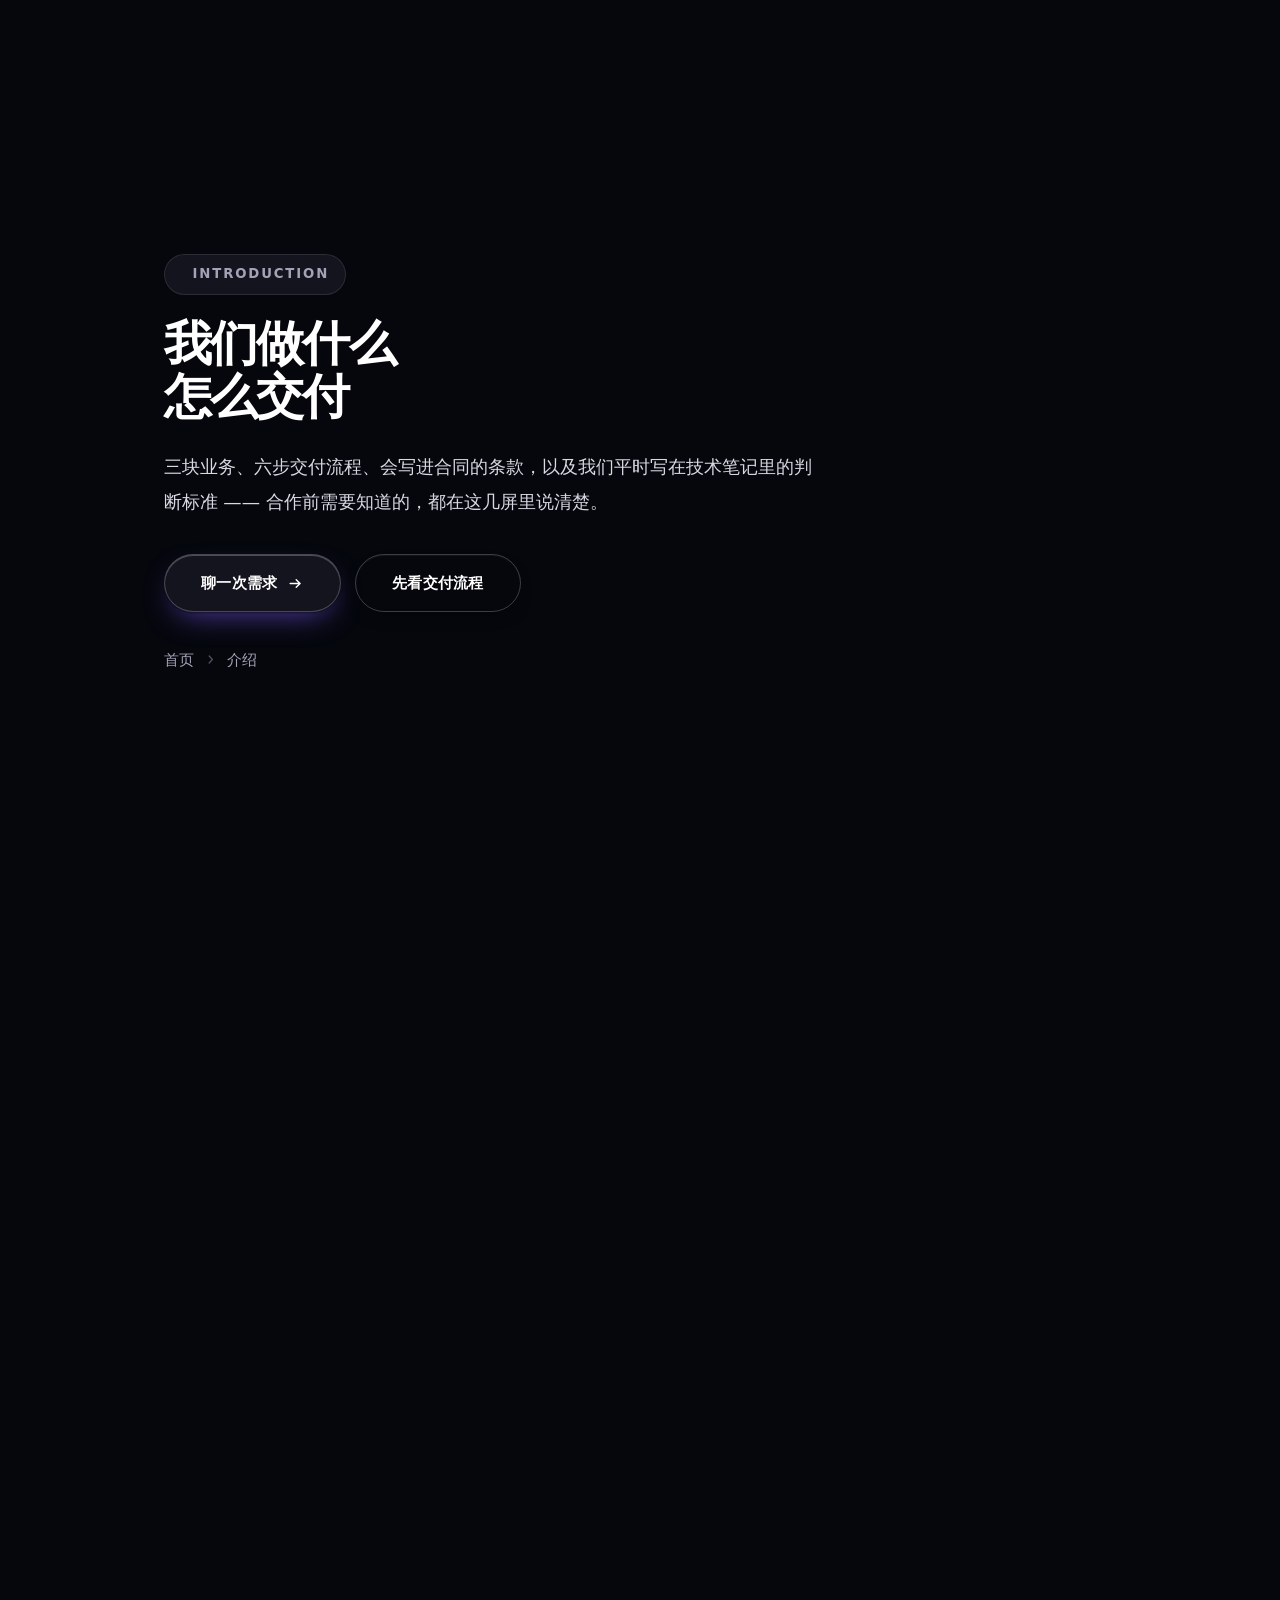
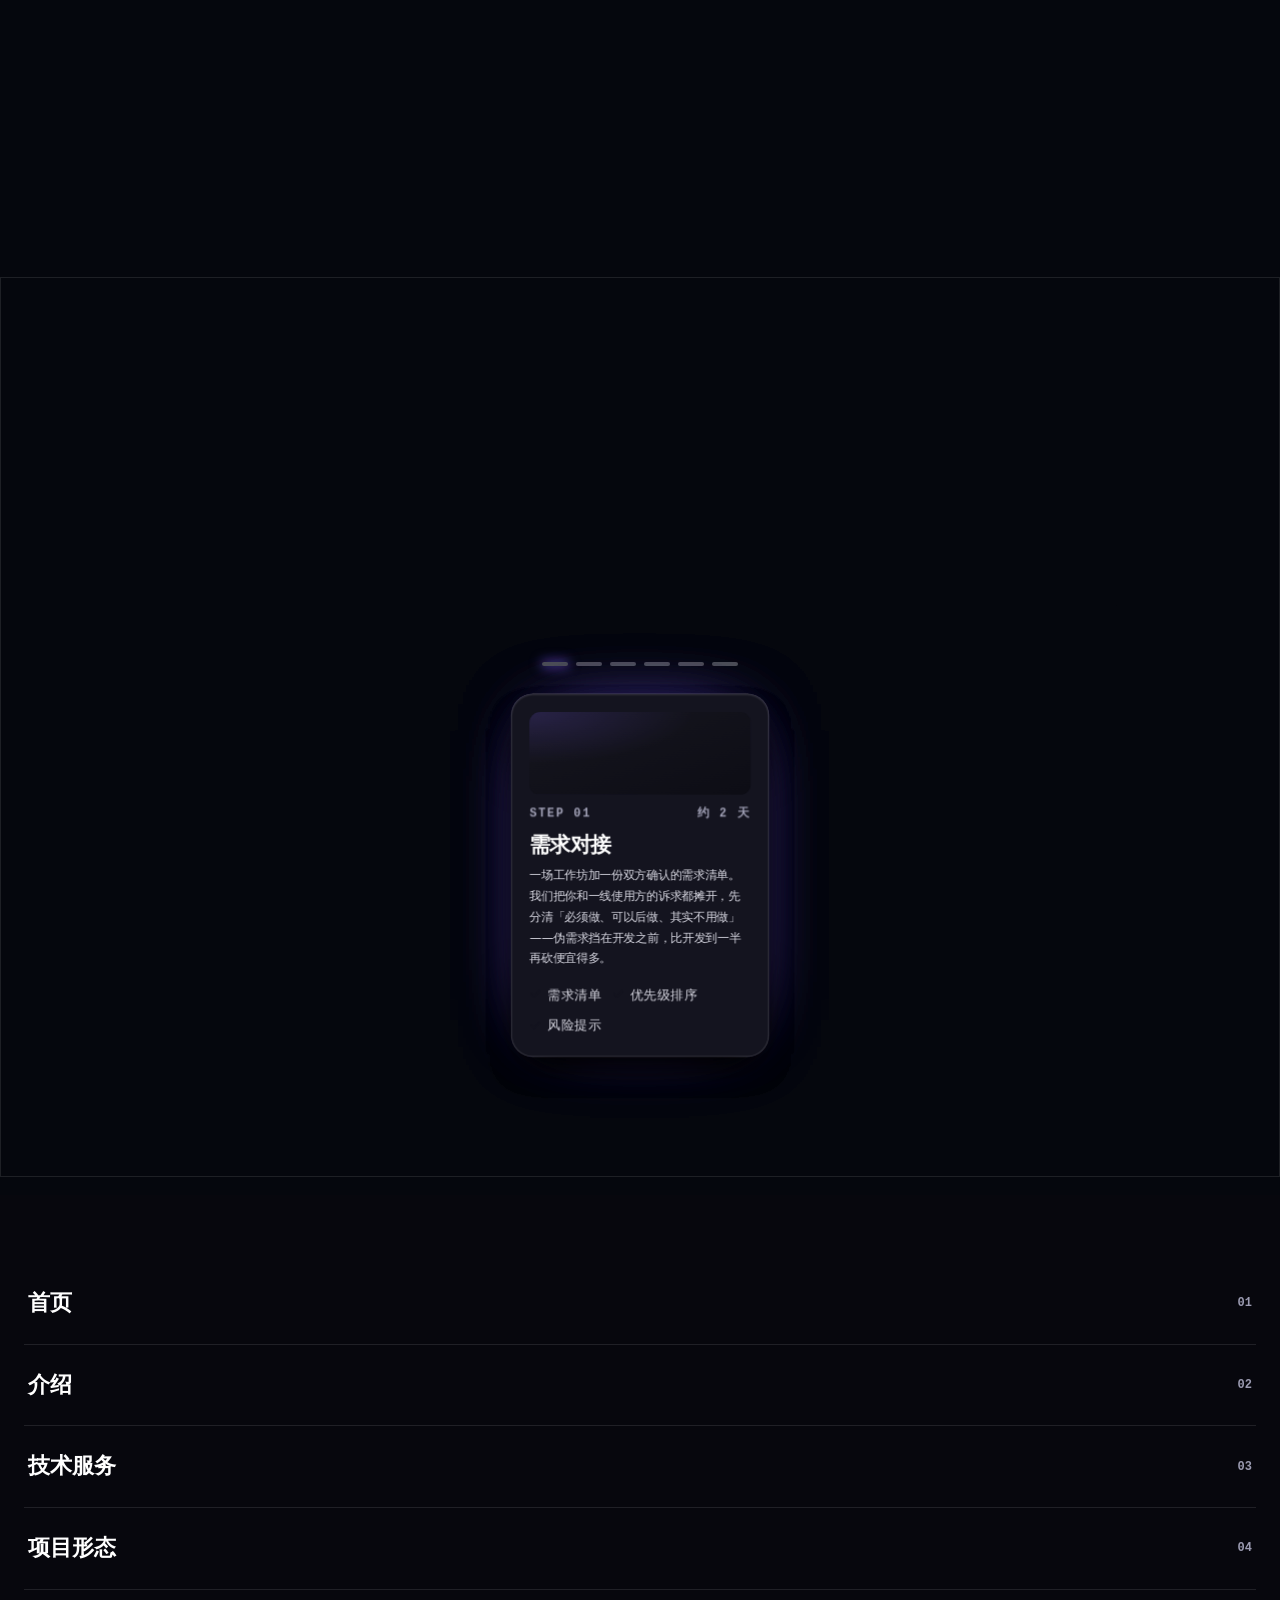
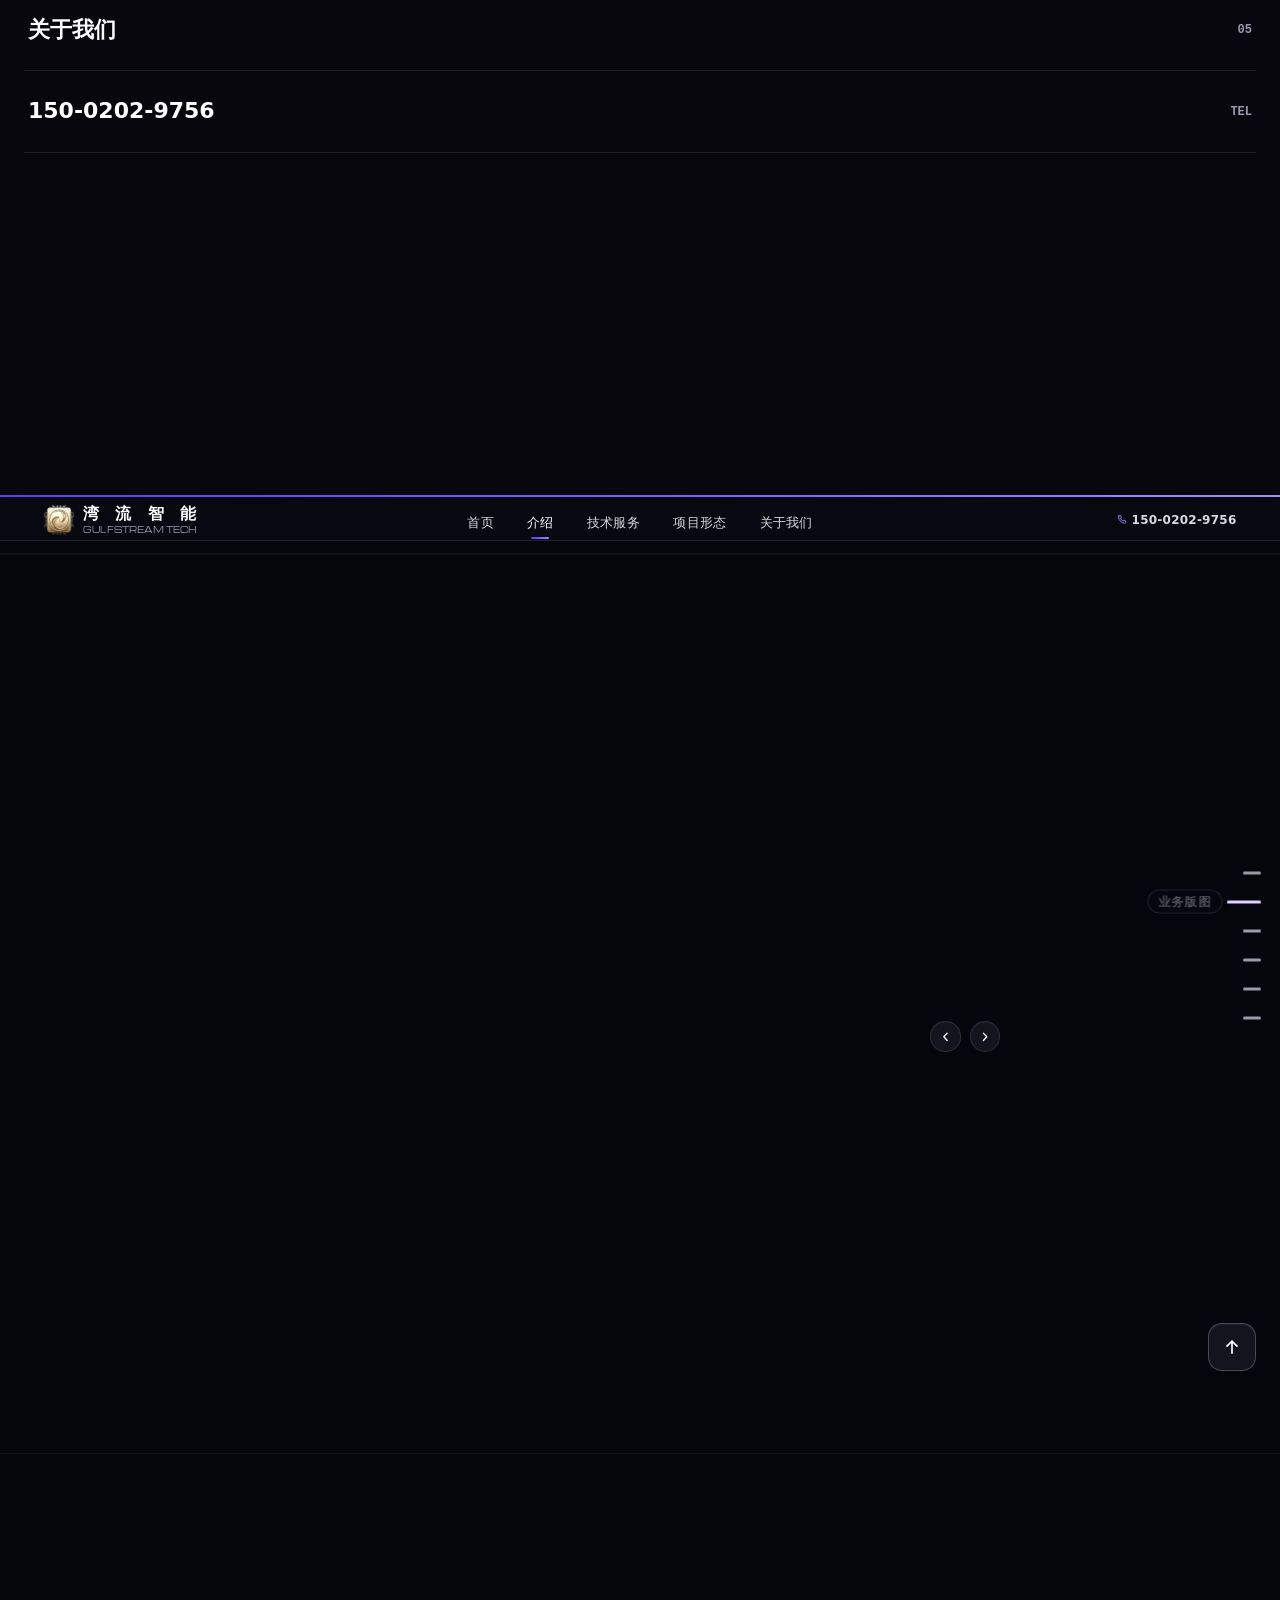
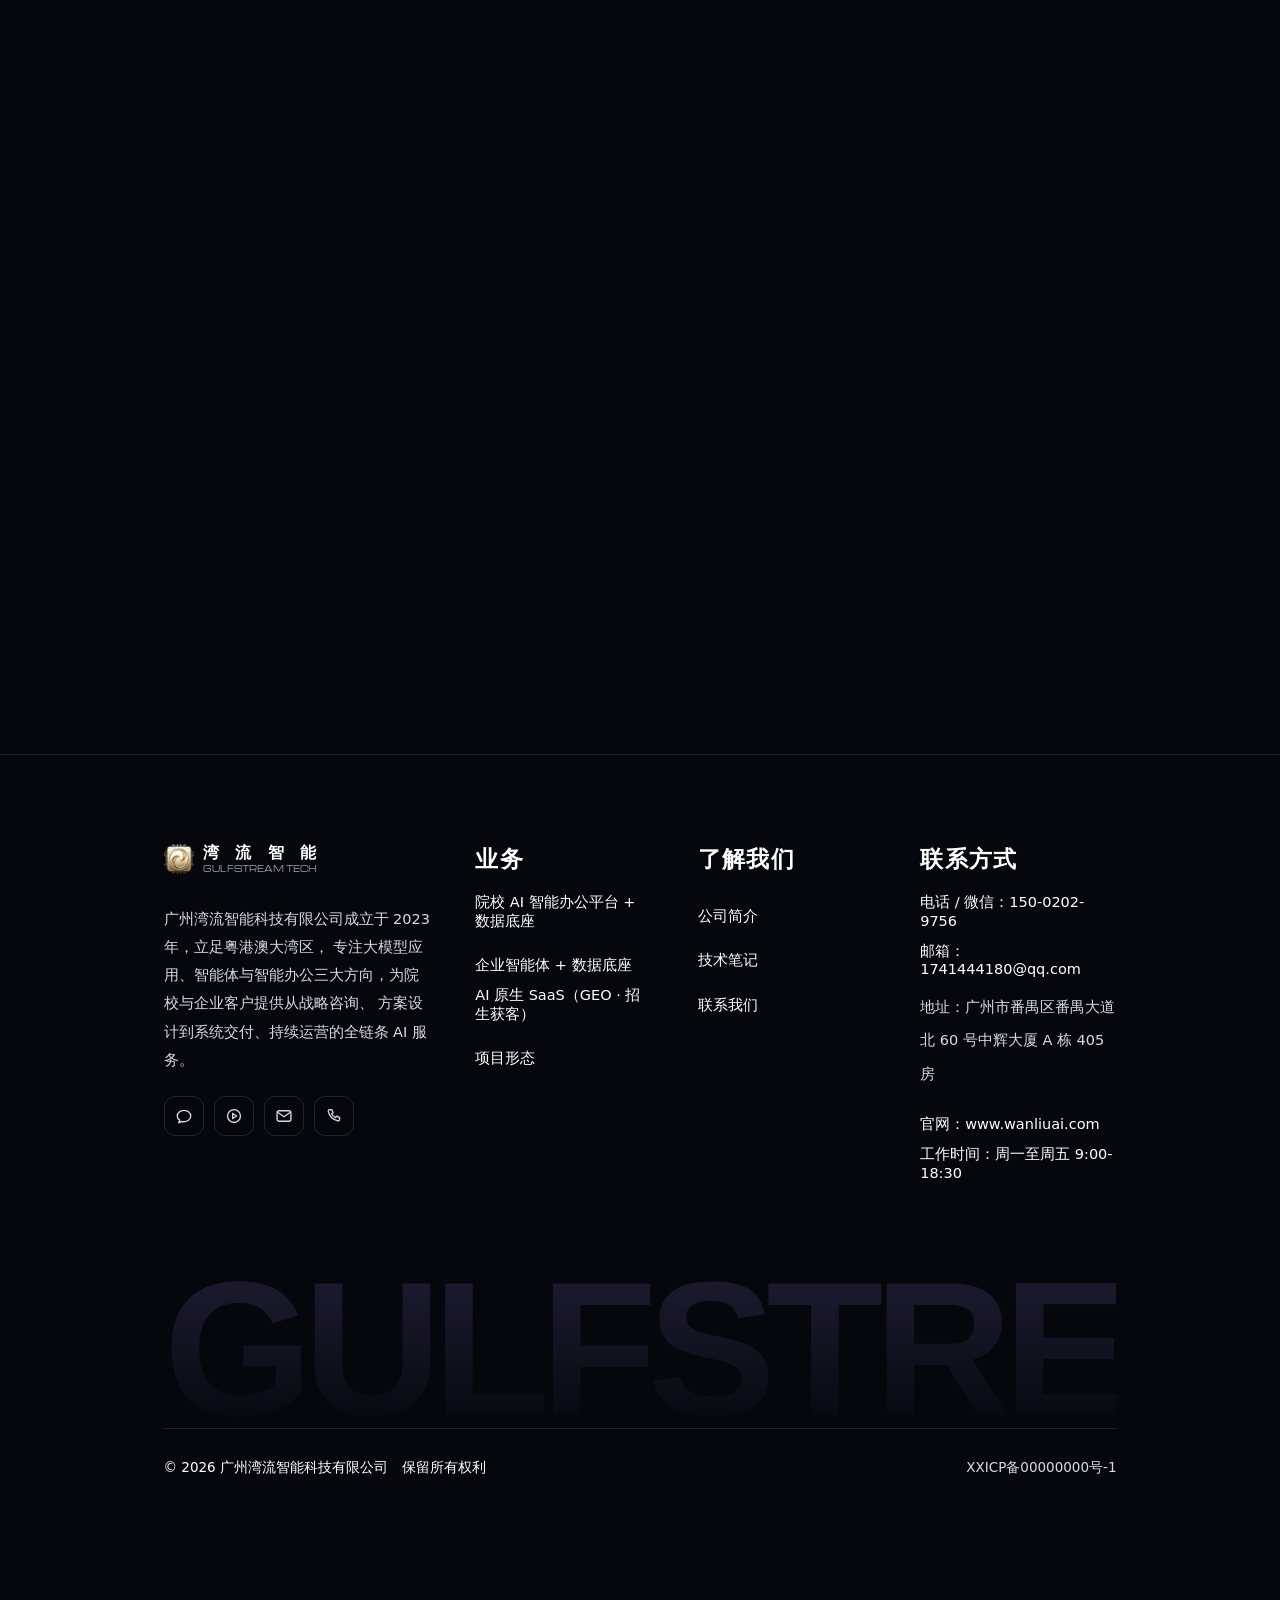
<file: news.html>
<!DOCTYPE html>
<html lang="zh-CN">
<head>
<meta charset="UTF-8" />
<meta name="viewport" content="width=device-width, initial-scale=1.0" />
<title>页面已整合 | 湾流智能 GULFSTREAM TECH</title>
<!-- 2026-10 页面整合：技术笔记已并入介绍页。
     这是个静态跳转桩（站点是纯静态托管，没有服务端可写 301），
     同时给人和搜索引擎两个信号：meta refresh 负责跳转，canonical 负责归并权重。 -->
<meta http-equiv="refresh" content="0; url=intro.html#insights" />
<meta name="robots" content="noindex, follow" />
<link rel="canonical" href="intro.html#insights" />
<style>
  html { background: #0b0b0d; color: #f5f2ea; }
  body { margin: 0; min-height: 100vh; display: grid; place-items: center; font: 16px/1.7 system-ui, "PingFang SC", "Microsoft YaHei", sans-serif; }
  a { color: #d3af37; }
</style>
</head>
<body>
<p>技术笔记的内容已并入「介绍」页，正在跳转……<br />如果没有自动跳转，请点 <a href="intro.html#insights">这里</a>。</p>
</body>
</html>
</file>
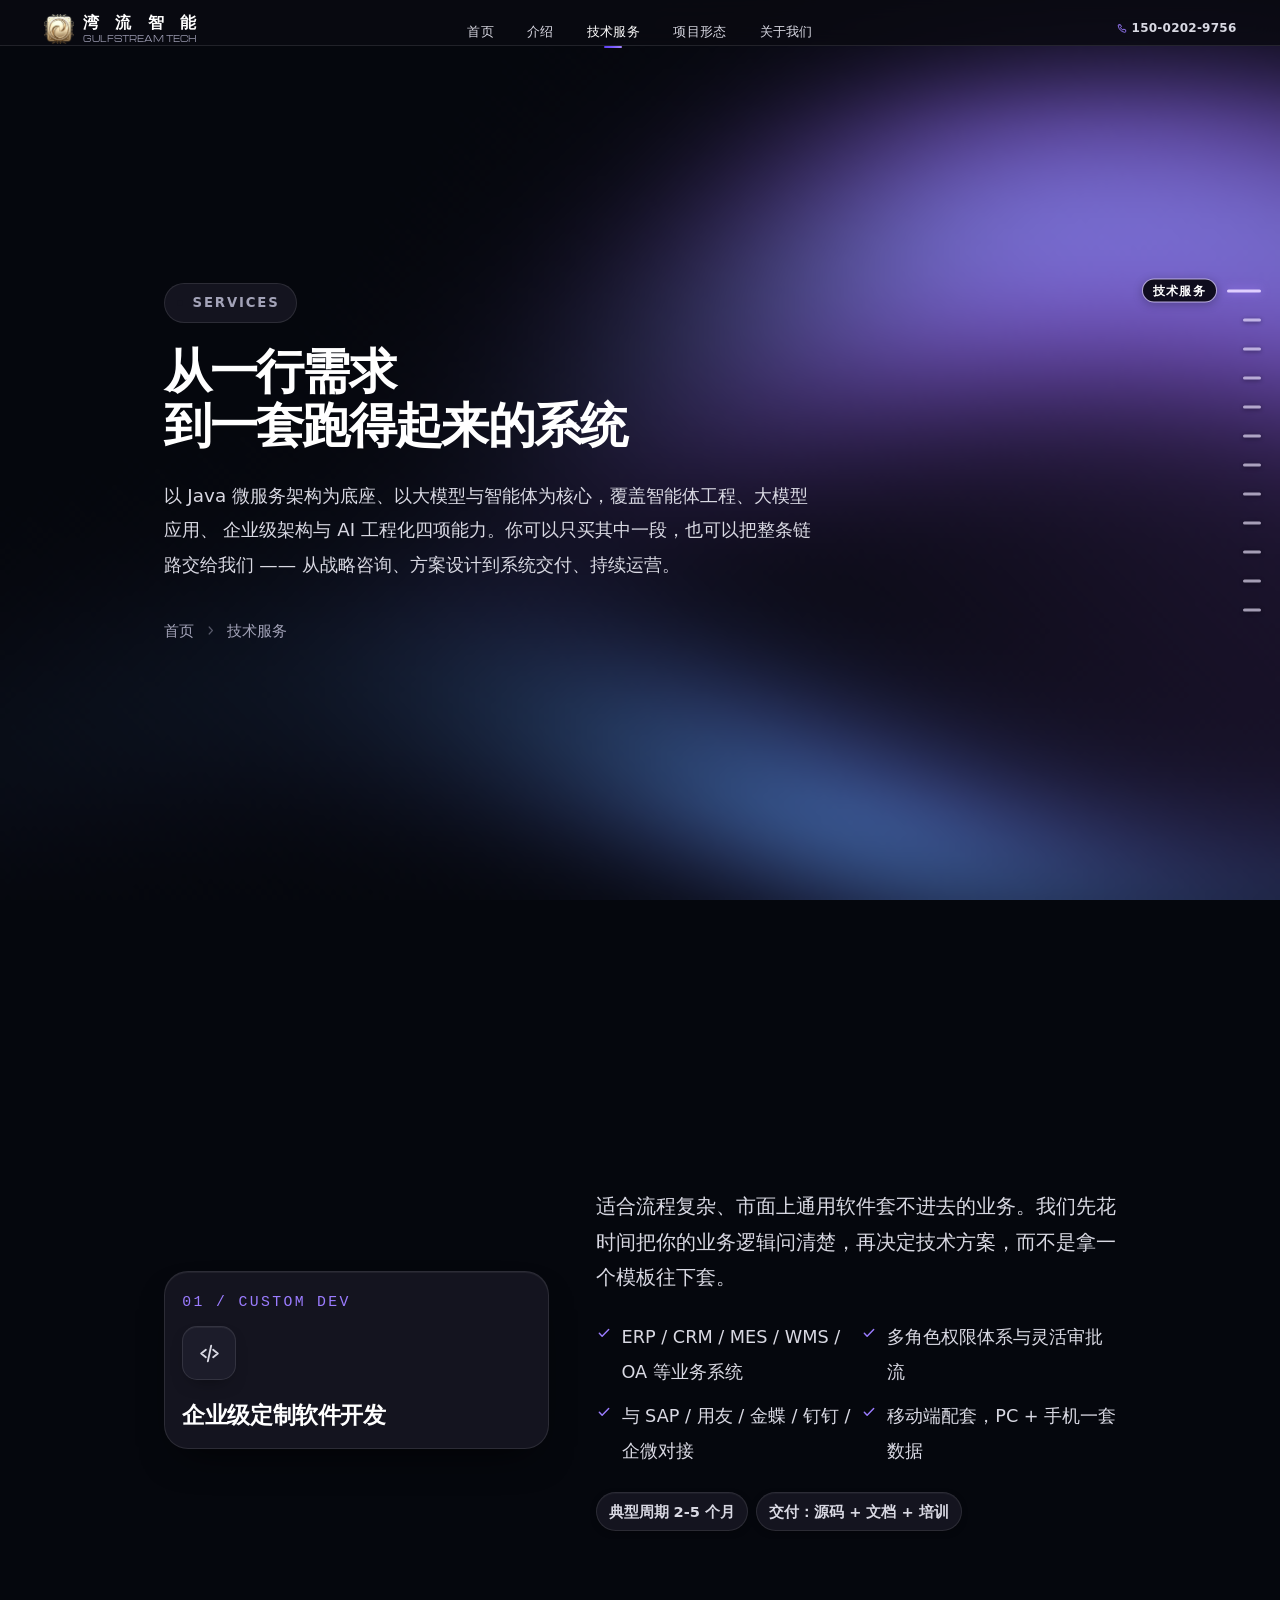
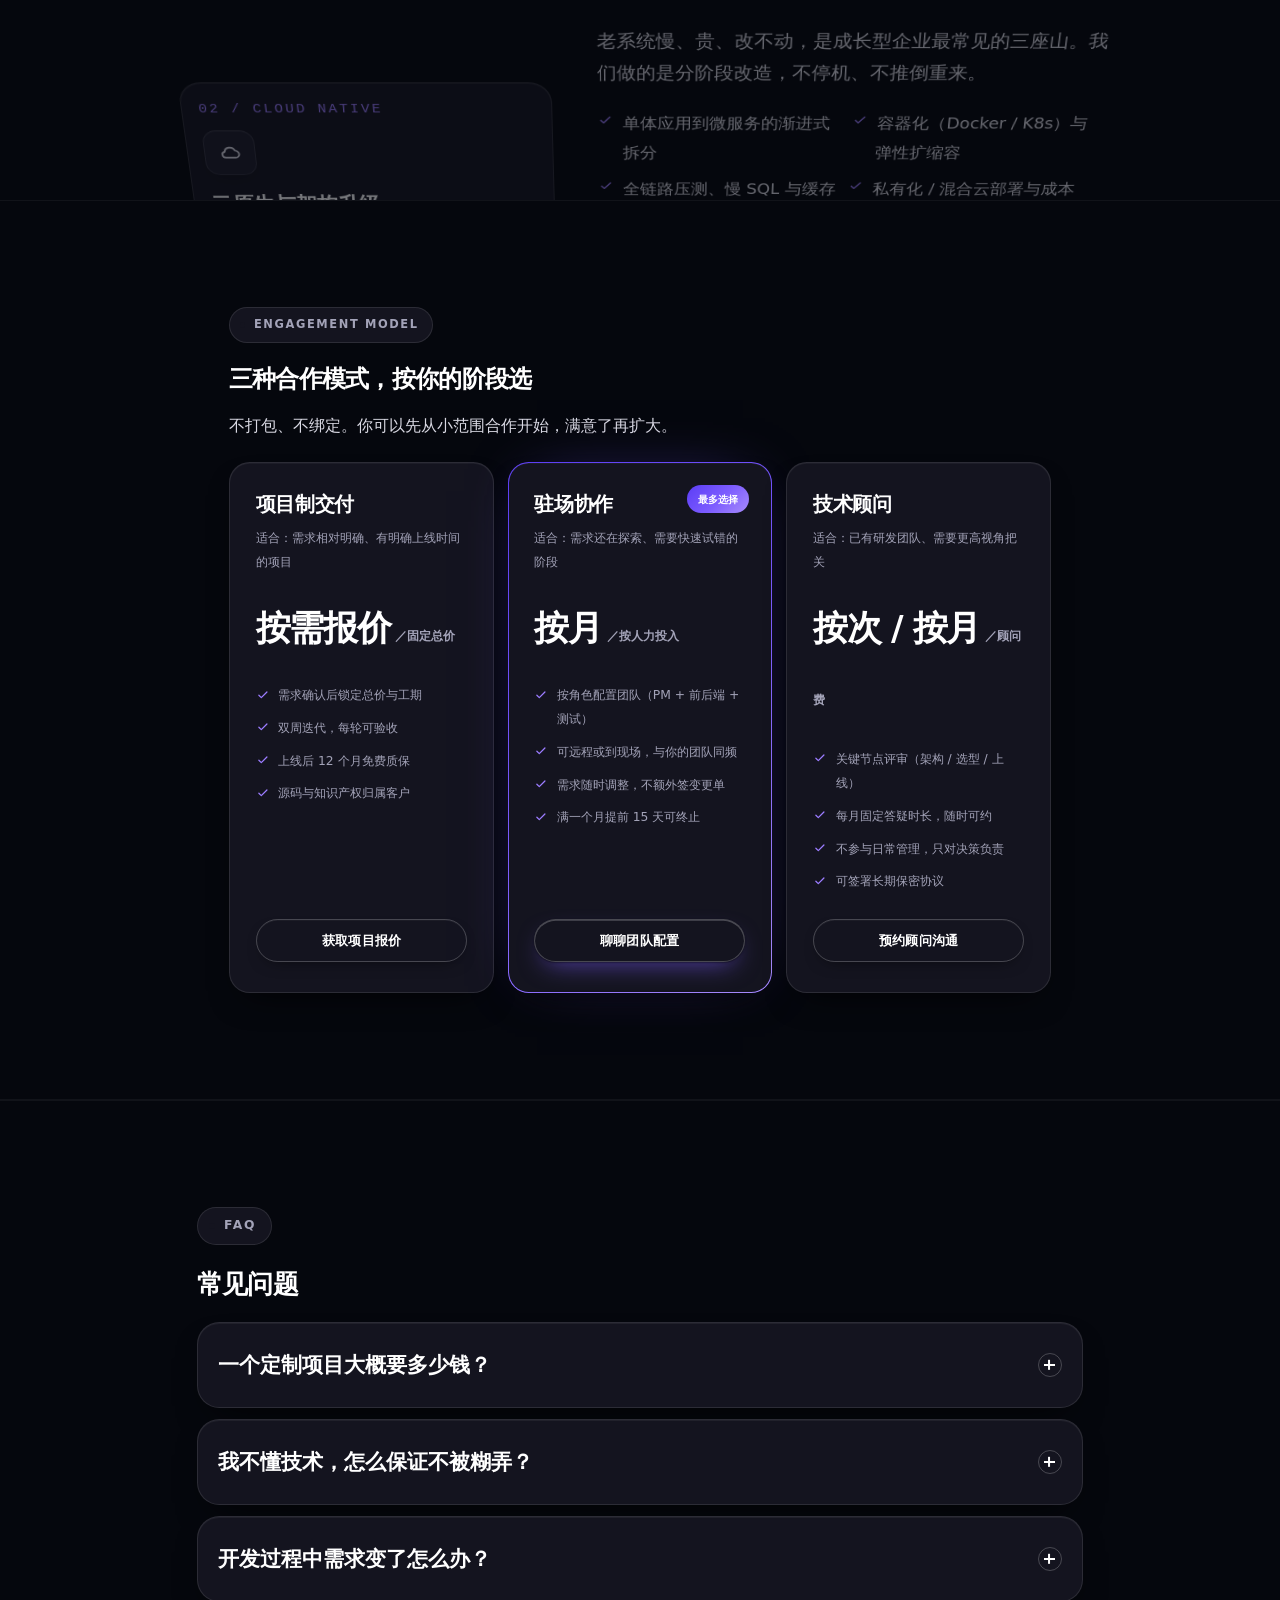
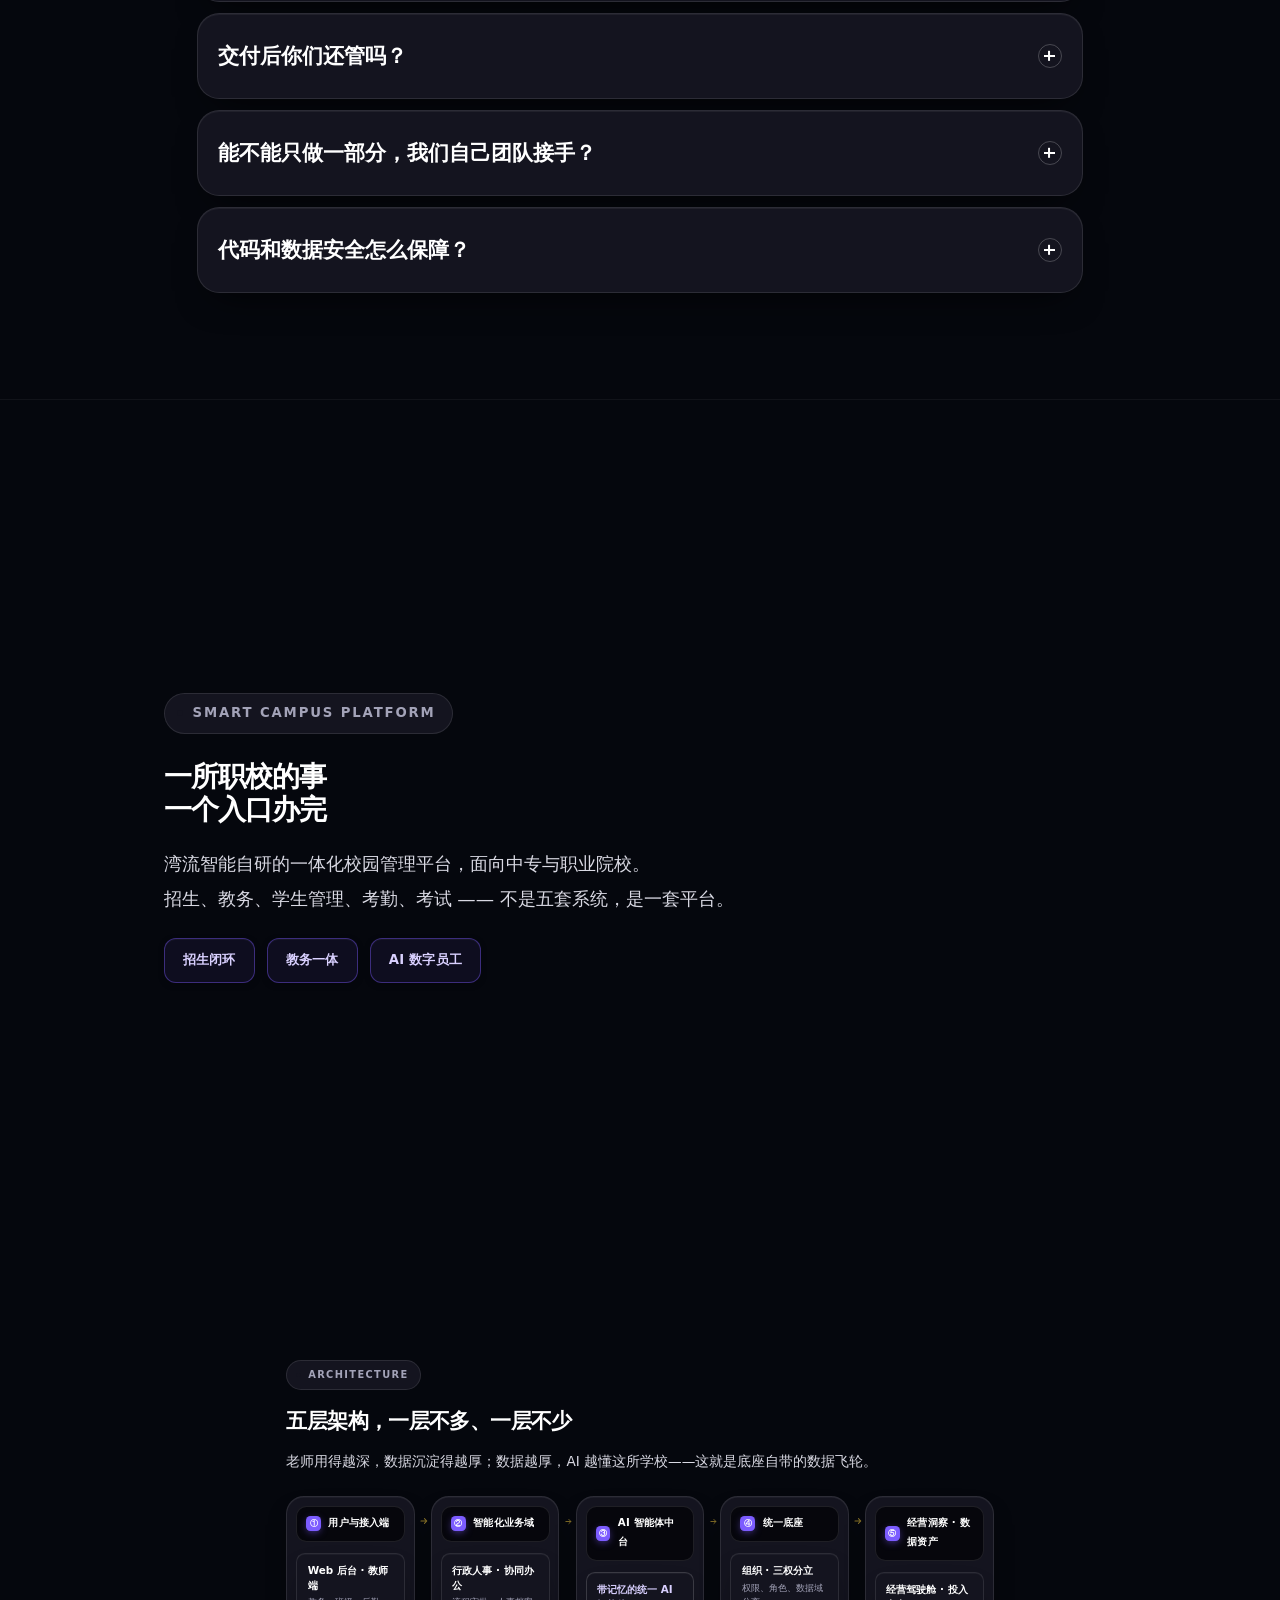
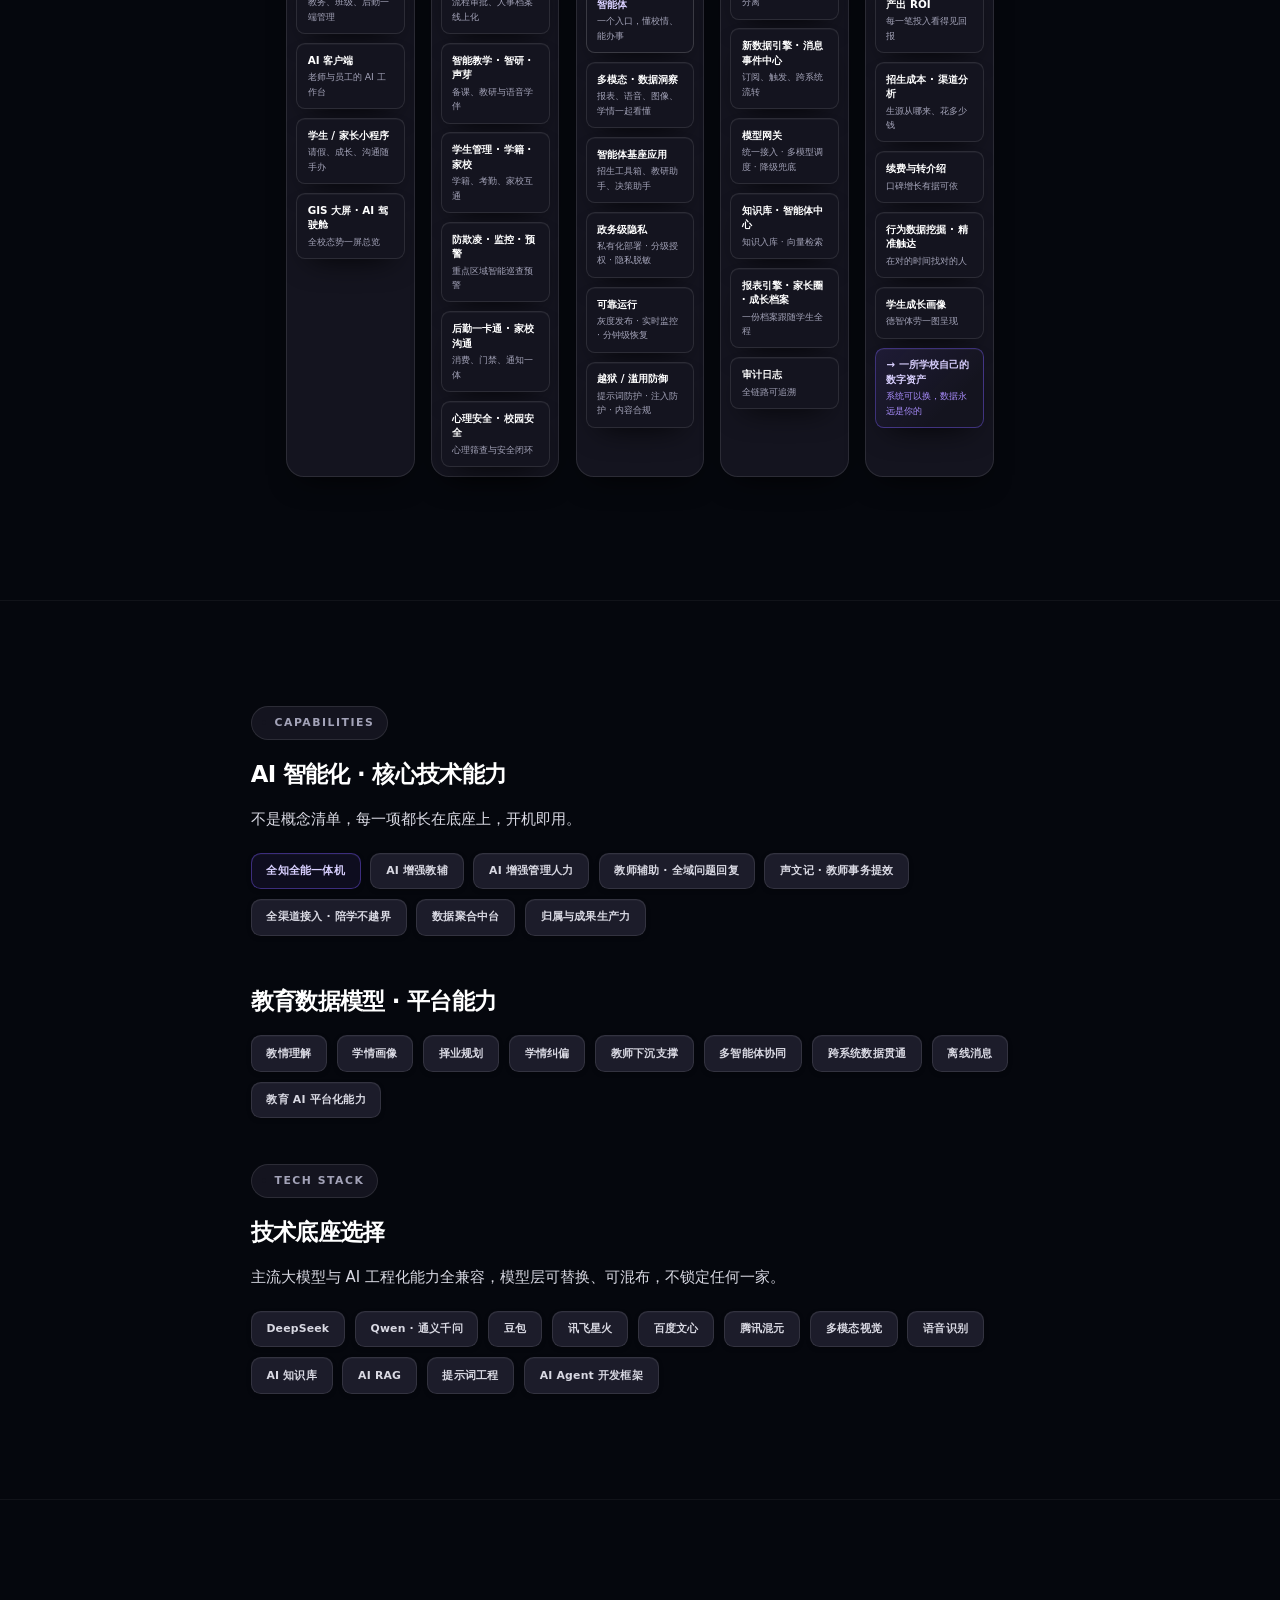
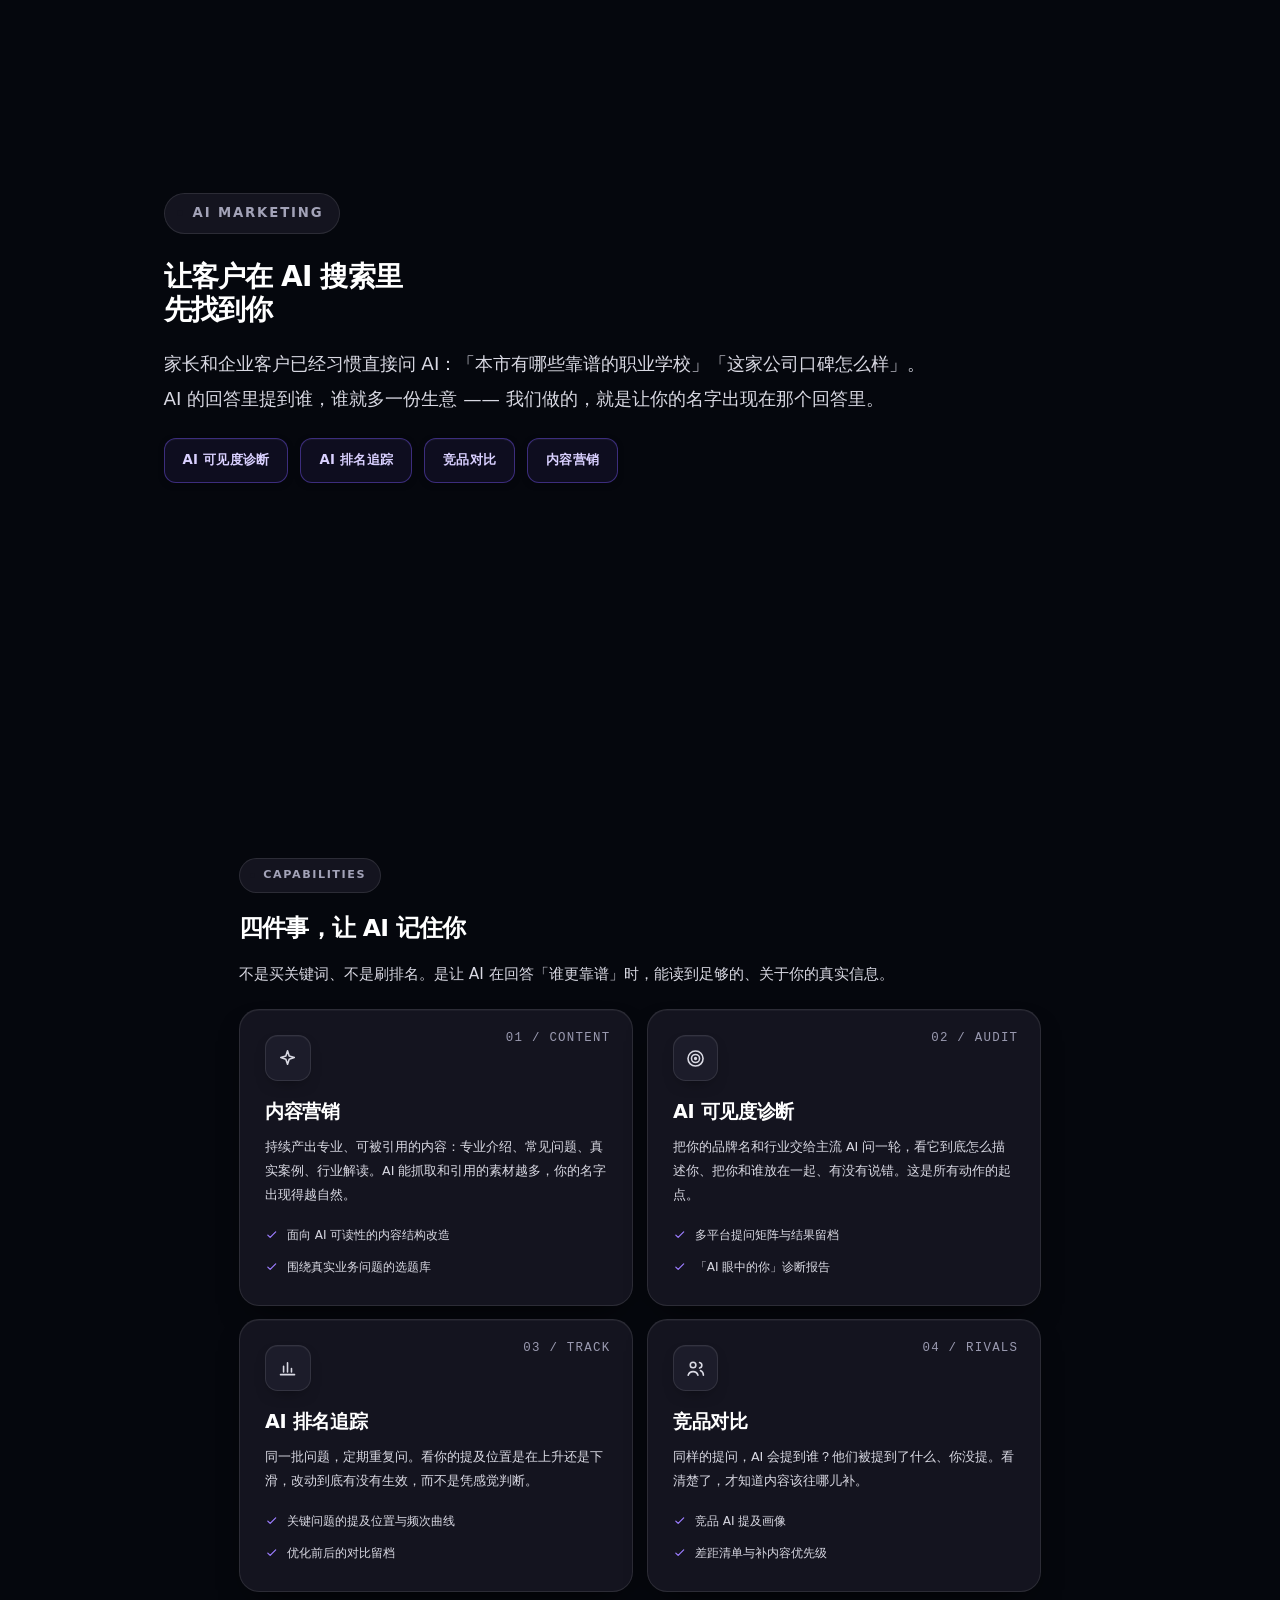
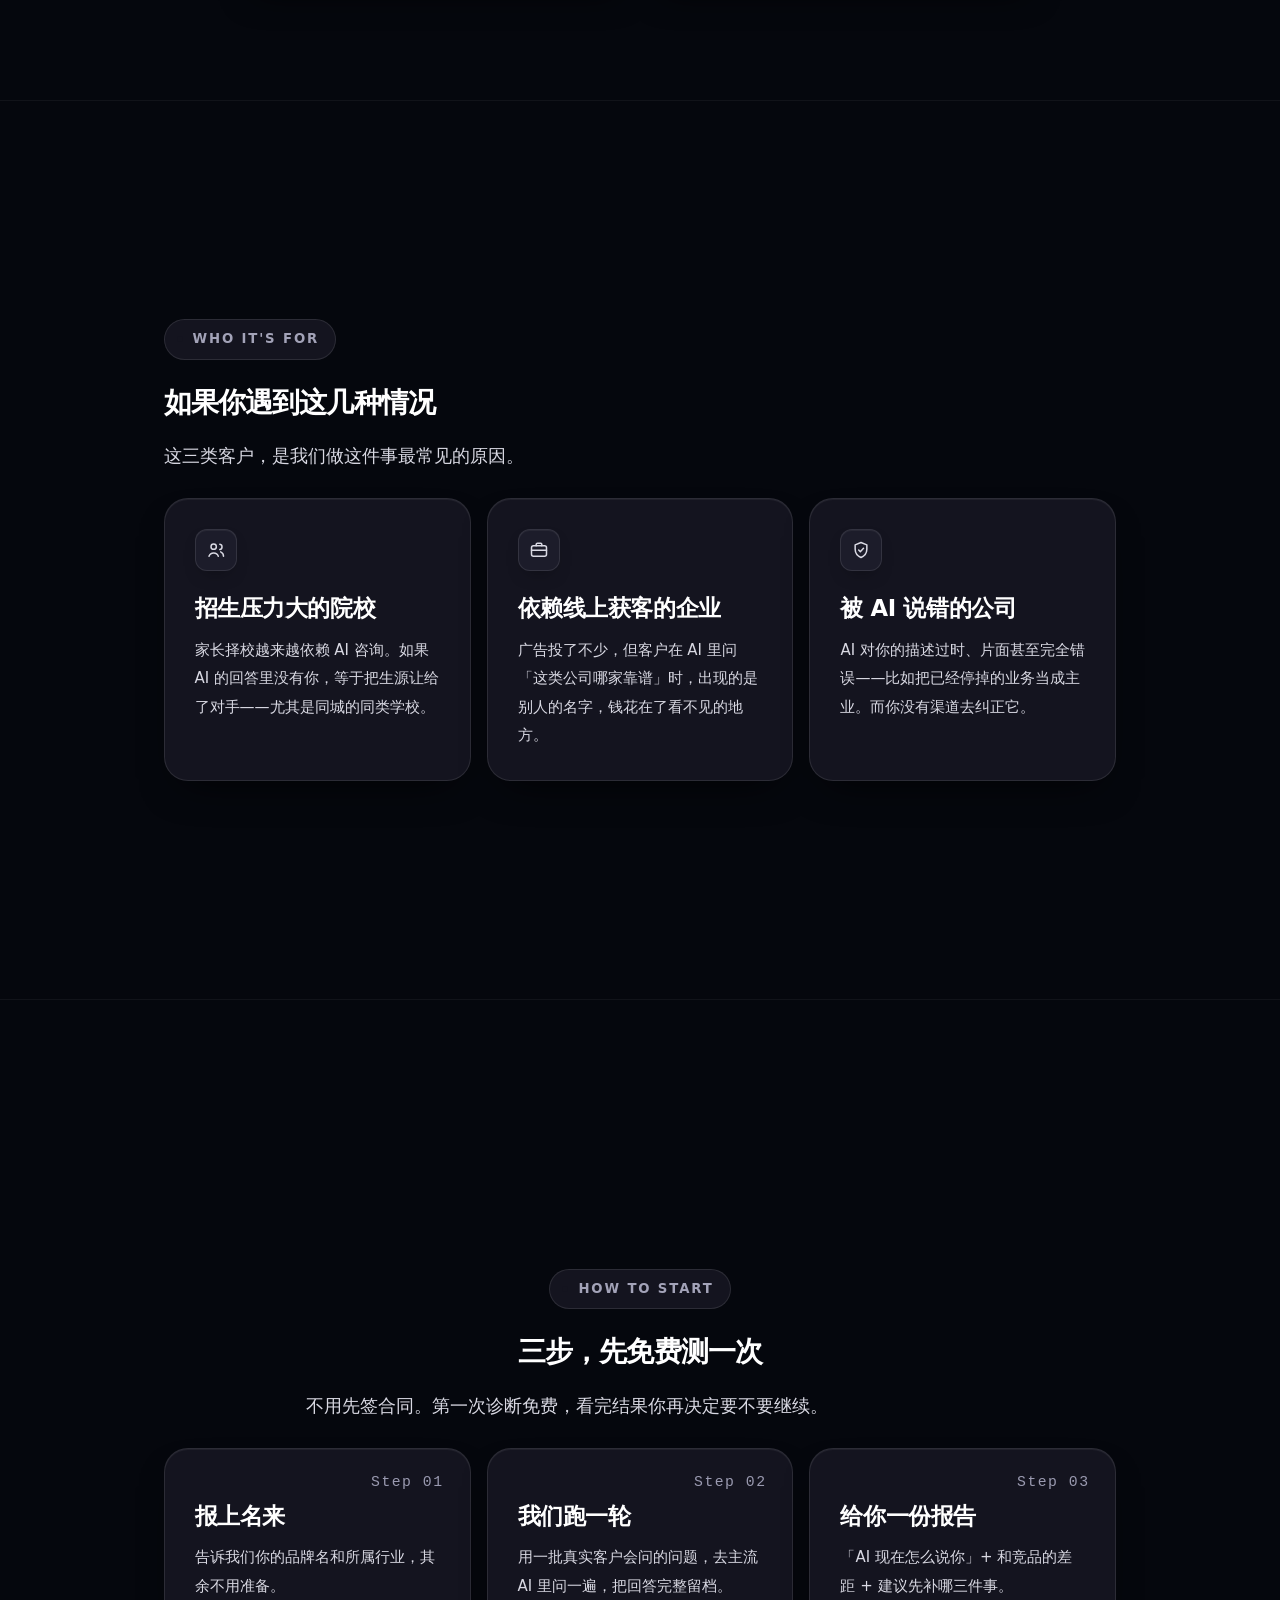
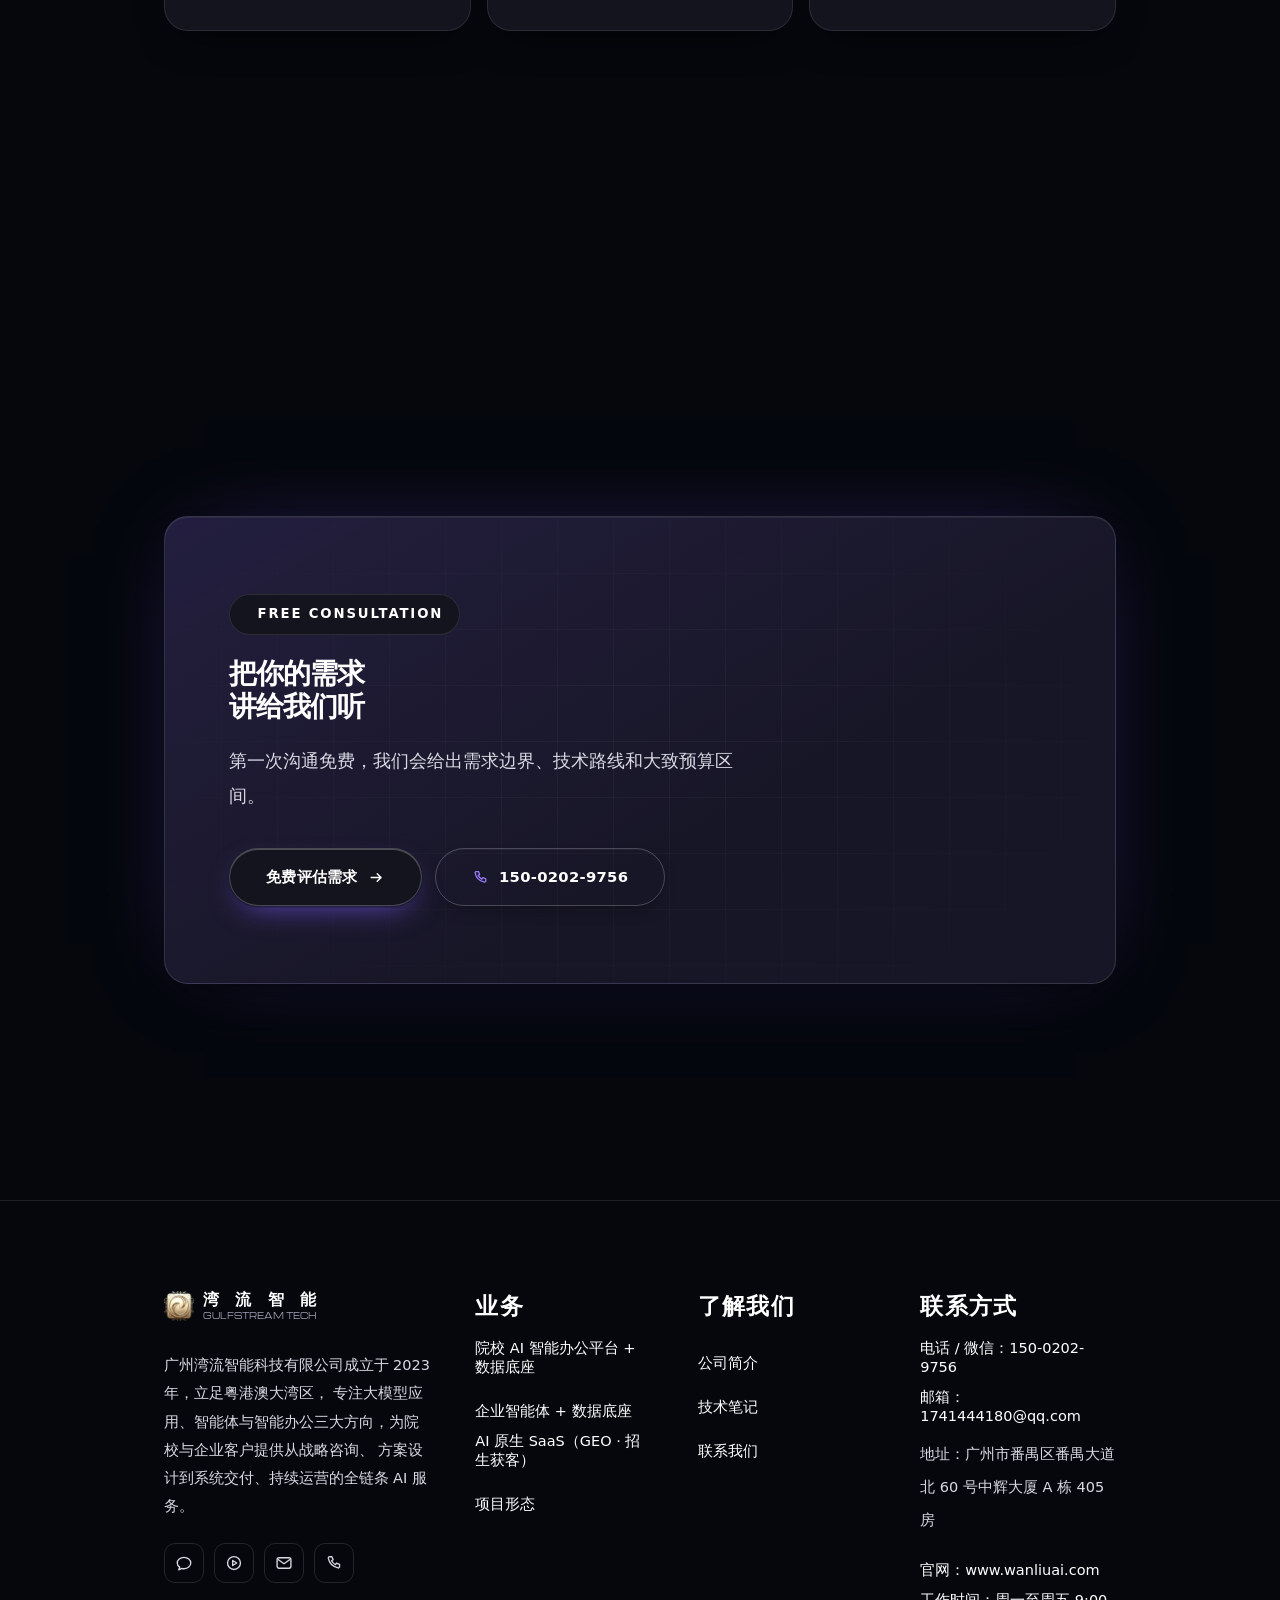
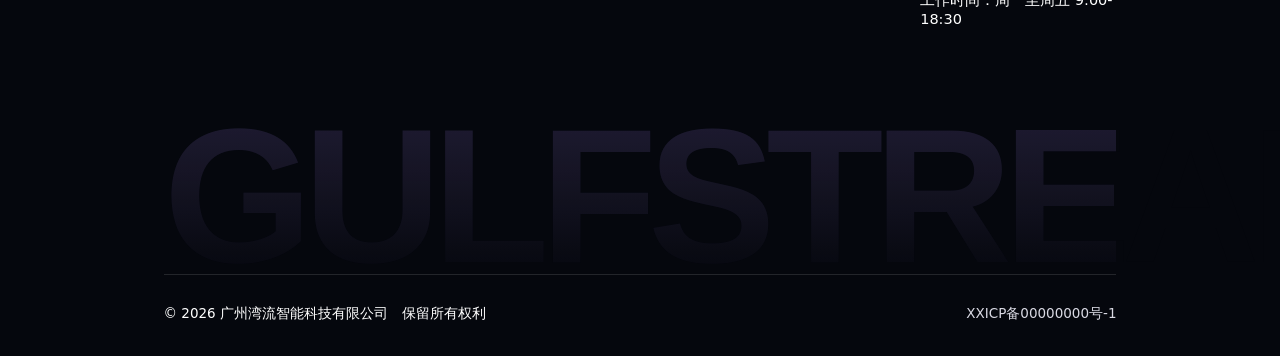
<file: services.html>
<!DOCTYPE html>
<html lang="zh-CN">
<head>
<meta charset="UTF-8" />
<meta name="viewport" content="width=device-width, initial-scale=1.0" />
<!-- 样式层在 src/main.js 中按 style.css → editions.css → light.css 顺序引入 -->
<title>技术服务 - 湾流智能 GULFSTREAM TECH | 智能体工程 · 大模型应用 · 企业级架构</title>
<meta name="description" content="以 Java 微服务架构为底座、大模型与智能体为核心：智能体工程、大模型应用、企业级架构与 AI 工程化四项能力，覆盖售前咨询到培训运营，支持私有化部署与云端交付。" />
<meta name="keywords" content="智能体工程,大模型应用,企业级架构,AI工程化,私有化部署,数据底座" />
<meta name="theme-color" content="#ffffff" />
<link rel="icon" type="image/png" href="./assets/img/logo.png" />
<script>
  (function () {
    var d = document.documentElement;
    d.className += ' ez-js';
    setTimeout(function () {
      if (!window.__ezOk) d.className = d.className.replace(' ez-js', '');
    }, 2400);
  })();
</script>
  <script type="module" crossorigin src="./assets/js/mount-DvKfOd8M.js"></script>
  <script type="module" crossorigin src="./assets/js/main-18OwNNSZ.js"></script>
  <link rel="stylesheet" crossorigin href="./assets/css/mount-foMxa_ag.css">
  <link rel="stylesheet" crossorigin href="./assets/css/main-DuoLSzXt.css">
</head>
<body>
<div id="app" data-page="services"><!--[--><svg class="sprite" width="0" height="0" style="position:absolute;" aria-hidden="true"><symbol id="i-code" viewBox="0 0 24 24" fill="none" stroke="currentColor" stroke-width="1.8" stroke-linecap="round" stroke-linejoin="round"><path d="M8.5 8.5 4 12l4.5 3.5M15.5 8.5 20 12l-4.5 3.5M13.6 4.4 10.4 19.6"></path></symbol> <symbol id="i-cloud" viewBox="0 0 24 24" fill="none" stroke="currentColor" stroke-width="1.8" stroke-linecap="round" stroke-linejoin="round"><path d="M7 18h9.5a4 4 0 0 0 .4-8 5.5 5.5 0 0 0-10.6 1.3A3.4 3.4 0 0 0 7 18Z"></path></symbol> <symbol id="i-mobile" viewBox="0 0 24 24" fill="none" stroke="currentColor" stroke-width="1.8" stroke-linecap="round" stroke-linejoin="round"><rect x="6" y="2.5" width="12" height="19" rx="3"></rect><path d="M10.6 18.6h2.8"></path></symbol> <symbol id="i-spark" viewBox="0 0 24 24" fill="none" stroke="currentColor" stroke-width="1.8" stroke-linecap="round" stroke-linejoin="round"><path d="M12 3.2 13.9 9l5.8 1.9-5.8 1.9L12 18.6l-1.9-5.8L4.3 10.9 10.1 9 12 3.2Z"></path></symbol> <symbol id="i-chart" viewBox="0 0 24 24" fill="none" stroke="currentColor" stroke-width="1.8" stroke-linecap="round" stroke-linejoin="round"><path d="M4 19h16M7.5 16V9.5M12 16V5.5M16.5 16v-4"></path></symbol> <symbol id="i-shield" viewBox="0 0 24 24" fill="none" stroke="currentColor" stroke-width="1.8" stroke-linecap="round" stroke-linejoin="round"><path d="M12 3 5 5.8v5.4c0 4.2 2.9 8 7 9.8 4.1-1.8 7-5.6 7-9.8V5.8L12 3Z"></path><path d="m9.2 12 2 2 3.8-4"></path></symbol> <symbol id="i-users" viewBox="0 0 24 24" fill="none" stroke="currentColor" stroke-width="1.8" stroke-linecap="round" stroke-linejoin="round"><circle cx="9.2" cy="8" r="3.2"></circle><path d="M3.6 19.6a5.9 5.9 0 0 1 11.2 0M16.6 5.2a3.2 3.2 0 0 1 0 6.3M17.6 14.2a5.8 5.8 0 0 1 3.4 5.4"></path></symbol> <symbol id="i-check" viewBox="0 0 24 24" fill="none" stroke="currentColor" stroke-width="2.2" stroke-linecap="round" stroke-linejoin="round"><path d="m5 12.6 4.2 4.2L19 6.9"></path></symbol> <symbol id="i-arrow-right" viewBox="0 0 24 24" fill="none" stroke="currentColor" stroke-width="2" stroke-linecap="round" stroke-linejoin="round"><path d="M4.5 12h14M13 6.6l5.4 5.4L13 17.4"></path></symbol> <symbol id="i-chevron" viewBox="0 0 24 24" fill="none" stroke="currentColor" stroke-width="2.2" stroke-linecap="round" stroke-linejoin="round"><path d="m9.5 5.5 6 6.5-6 6.5"></path></symbol> <symbol id="i-arrow-up" viewBox="0 0 24 24" fill="none" stroke="currentColor" stroke-width="2" stroke-linecap="round" stroke-linejoin="round"><path d="M12 19.5V5M6 11l6-6 6 6"></path></symbol> <symbol id="i-phone" viewBox="0 0 24 24" fill="none" stroke="currentColor" stroke-width="1.8" stroke-linecap="round" stroke-linejoin="round"><path d="M6.2 3.6h3l1.6 4-2 1.4a11.6 11.6 0 0 0 5.2 5.2l1.4-2 4 1.6v3a1.8 1.8 0 0 1-2 1.8A16.6 16.6 0 0 1 4.4 5.6a1.8 1.8 0 0 1 1.8-2Z"></path></symbol> <symbol id="i-mail" viewBox="0 0 24 24" fill="none" stroke="currentColor" stroke-width="1.8" stroke-linecap="round" stroke-linejoin="round"><rect x="2.8" y="5" width="18.4" height="14" rx="2.6"></rect><path d="m4.6 7.6 7.4 5.3 7.4-5.3"></path></symbol> <symbol id="i-pin" viewBox="0 0 24 24" fill="none" stroke="currentColor" stroke-width="1.8" stroke-linecap="round" stroke-linejoin="round"><path d="M12 21s7-5.6 7-11a7 7 0 1 0-14 0c0 5.4 7 11 7 11Z"></path><circle cx="12" cy="10" r="2.6"></circle></symbol> <symbol id="i-clock" viewBox="0 0 24 24" fill="none" stroke="currentColor" stroke-width="1.8" stroke-linecap="round" stroke-linejoin="round"><circle cx="12" cy="12" r="8.6"></circle><path d="M12 7.2V12l3.6 2.1"></path></symbol> <symbol id="i-rocket" viewBox="0 0 24 24" fill="none" stroke="currentColor" stroke-width="1.8" stroke-linecap="round" stroke-linejoin="round"><path d="M13.8 4.4c3.4-1.5 6.4-1 6.4-1s.5 3-1 6.4c-1.3 3-4.3 6-7.6 8.3l-3.6-1-1-3.6c2.4-3.3 5.4-6.3 8.4-7.6Z"></path><circle cx="15.4" cy="8.6" r="1.6"></circle><path d="M8 16.2c-1.6 1.6-1.6 4-1.6 4s2.4 0 4-1.6"></path></symbol> <symbol id="i-layers" viewBox="0 0 24 24" fill="none" stroke="currentColor" stroke-width="1.8" stroke-linecap="round" stroke-linejoin="round"><path d="m12 3.4 8.4 4.2L12 11.8 3.6 7.6 12 3.4Z"></path><path d="m3.6 12.4 8.4 4.2 8.4-4.2M3.6 16.8l8.4 4.2 8.4-4.2"></path></symbol> <symbol id="i-target" viewBox="0 0 24 24" fill="none" stroke="currentColor" stroke-width="1.8" stroke-linecap="round" stroke-linejoin="round"><circle cx="12" cy="12" r="8.6"></circle><circle cx="12" cy="12" r="4.6"></circle><circle cx="12" cy="12" r="1"></circle></symbol> <symbol id="i-chat" viewBox="0 0 24 24" fill="none" stroke="currentColor" stroke-width="1.8" stroke-linecap="round" stroke-linejoin="round"><path d="M21 12c0 4.2-4 7.6-9 7.6-1 0-1.9-.1-2.8-.3L5 21l1.2-3.4C4.2 16.4 3 14.3 3 12c0-4.2 4-7.6 9-7.6s9 3.4 9 7.6Z"></path></symbol> <symbol id="i-play" viewBox="0 0 24 24" fill="none" stroke="currentColor" stroke-width="1.8" stroke-linecap="round" stroke-linejoin="round"><circle cx="12" cy="12" r="8.6"></circle><path d="m10.2 8.6 5.4 3.4-5.4 3.4V8.6Z"></path></symbol> <symbol id="i-briefcase" viewBox="0 0 24 24" fill="none" stroke="currentColor" stroke-width="1.8" stroke-linecap="round" stroke-linejoin="round"><rect x="3" y="7" width="18" height="12.6" rx="2.4"></rect><path d="M8.6 7V5.4A1.4 1.4 0 0 1 10 4h4a1.4 1.4 0 0 1 1.4 1.4V7M3 12.4h18"></path></symbol> <symbol id="i-file" viewBox="0 0 24 24" fill="none" stroke="currentColor" stroke-width="1.8" stroke-linecap="round" stroke-linejoin="round"><path d="M6 3.4h8l4 4V20a1 1 0 0 1-1 1H6a1 1 0 0 1-1-1V4.4a1 1 0 0 1 1-1Z"></path><path d="M14 3.4V8h4"></path></symbol></svg> <div id="progress"></div> <div class="site-flow-background" aria-hidden="true"></div> <header class="site-header"><div class="container nav"><a class="brand" href="index.html" aria-label="湾流智能首页"><span class="brand-lockup"><span class="brand-lockup__logo"><img src="assets/img/logo.png" alt="" width="128" height="128"></span><span class="brand-lockup__text"><span class="brand-lockup__name"><!--[--><span>湾</span><span>流</span><span>智</span><span>能</span><!--]--></span><span class="brand-lockup__sub">GULFSTREAM TECH</span></span></span></a> <nav class="nav-links"><!--[--><a href="index.html">首页</a><a href="intro.html">介绍</a><a href="services.html">技术服务</a><a href="cases.html">项目形态</a><a href="about.html">关于我们</a><!--]--></nav> <div class="nav-right"><a class="nav-tel" href="tel:15002029756"><svg><use href="#i-phone"></use></svg>150-0202-9756</a> <button class="burger" id="burger" aria-label="打开菜单" aria-expanded="false"><i></i><i></i><i></i></button></div></div></header> <div class="drawer" id="drawer"><!--[--><a href="index.html">首页<span>01</span></a><a href="intro.html">介绍<span>02</span></a><a href="services.html">技术服务<span>03</span></a><a href="cases.html">项目形态<span>04</span></a><a href="about.html">关于我们<span>05</span></a><!--]--> <a href="tel:15002029756" style="color:#8c6e1f;">150-0202-9756<span>TEL</span></a></div> <!--[--><main><section class="page-hero" data-chapter="技术服务"><div class="container"><span class="eyebrow">Services</span> <h1 style="margin-top:22px;">从一行需求<br>到一套跑得起来的系统</h1> <p class="lead">
            以 Java 微服务架构为底座、以大模型与智能体为核心，覆盖智能体工程、大模型应用、
            企业级架构与 AI 工程化四项能力。你可以只买其中一段，也可以把整条链路交给我们 ——
            从战略咨询、方案设计到系统交付、持续运营。
          </p> <nav class="breadcrumb"><a href="index.html">首页</a><svg><use href="#i-chevron"></use></svg><span>技术服务</span></nav></div></section> <section class="section" style="padding-top:20px;" data-chapter="服务矩阵"><div class="container"><div class="svc-row reveal"><div><span class="svc-idx">01 / CUSTOM DEV</span> <div class="ico" style="margin-bottom:20px;"><svg><use href="#i-code"></use></svg></div> <h3>企业级定制软件开发</h3></div> <div class="svc-body"><p>适合流程复杂、市面上通用软件套不进去的业务。我们先花时间把你的业务逻辑问清楚，再决定技术方案，而不是拿一个模板往下套。</p> <ul class="card-list"><li><svg><use href="#i-check"></use></svg>ERP / CRM / MES / WMS / OA 等业务系统</li> <li><svg><use href="#i-check"></use></svg>多角色权限体系与灵活审批流</li> <li><svg><use href="#i-check"></use></svg>与 SAP / 用友 / 金蝶 / 钉钉 / 企微对接</li> <li><svg><use href="#i-check"></use></svg>移动端配套，PC + 手机一套数据</li></ul> <div class="case-tags" style="margin-top:24px;"><span class="tag">典型周期 2-5 个月</span> <span class="tag">交付：源码 + 文档 + 培训</span></div></div></div> <div class="svc-row reveal"><div><span class="svc-idx">02 / CLOUD NATIVE</span> <div class="ico" style="margin-bottom:20px;"><svg><use href="#i-cloud"></use></svg></div> <h3>云原生与架构升级</h3></div> <div class="svc-body"><p>老系统慢、贵、改不动，是成长型企业最常见的三座山。我们做的是分阶段改造，不停机、不推倒重来。</p> <ul class="card-list"><li><svg><use href="#i-check"></use></svg>单体应用到微服务的渐进式拆分</li> <li><svg><use href="#i-check"></use></svg>容器化（Docker / K8s）与弹性扩缩容</li> <li><svg><use href="#i-check"></use></svg>全链路压测、慢 SQL 与缓存优化</li> <li><svg><use href="#i-check"></use></svg>私有化 / 混合云部署与成本优化</li></ul> <div class="case-tags" style="margin-top:24px;"><span class="tag">典型周期 6-12 周</span> <span class="tag">含改造前后性能对比报告</span></div></div></div> <div class="svc-row reveal"><div><span class="svc-idx">03 / MOBILE</span> <div class="ico" style="margin-bottom:20px;"><svg><use href="#i-mobile"></use></svg></div> <h3>小程序与移动应用</h3></div> <div class="svc-body"><p>用户在哪，产品就在哪。从门店核销、扫码点单到业务员外出打卡，把一线动作搬进手机。</p> <ul class="card-list"><li><svg><use href="#i-check"></use></svg>微信 / 支付宝小程序、企业微信应用</li> <li><svg><use href="#i-check"></use></svg>iOS / Android 双端 App（Flutter 跨端）</li> <li><svg><use href="#i-check"></use></svg>小程序商城、会员卡券与积分体系</li> <li><svg><use href="#i-check"></use></svg>上架审核代办与版本迭代托管</li></ul> <div class="case-tags" style="margin-top:24px;"><span class="tag">典型周期 4-8 周</span> <span class="tag">含应用市场代上架</span></div></div></div> <div class="svc-row reveal"><div><span class="svc-idx">04 / AI</span> <div class="ico" style="margin-bottom:20px;"><svg><use href="#i-spark"></use></svg></div> <h3>AI 应用落地</h3></div> <div class="svc-body"><p>不炫技，只解决具体问题：把重复的看、抄、填、回，交给模型去做。我们关注的是 AI 能否真的省下人。</p> <ul class="card-list"><li><svg><use href="#i-check"></use></svg>企业知识库问答（基于内部文档的 RAG）</li> <li><svg><use href="#i-check"></use></svg>票据 / 合同 / 单据智能识别与结构化</li> <li><svg><use href="#i-check"></use></svg>智能客服、销售辅助与话术生成</li> <li><svg><use href="#i-check"></use></svg>自然语言查数（对话式 BI）</li></ul> <div class="case-tags" style="margin-top:24px;"><span class="tag">典型周期 4-10 周</span> <span class="tag">支持私有化模型部署</span></div></div></div> <div class="svc-row reveal"><div><span class="svc-idx">05 / DATA</span> <div class="ico" style="margin-bottom:20px;"><svg><use href="#i-chart"></use></svg></div> <h3>数据中台与 BI 分析</h3></div> <div class="svc-body"><p>把散在十几个系统里的数据汇到一张图上。管理层早上打开就能看到昨天的真实经营情况，而不是月末对账对到崩溃。</p> <ul class="card-list"><li><svg><use href="#i-check"></use></svg>多源数据采集、清洗与统一口径</li> <li><svg><use href="#i-check"></use></svg>实时 / 离线数仓建模</li> <li><svg><use href="#i-check"></use></svg>经营驾驶舱与管理层移动看板</li> <li><svg><use href="#i-check"></use></svg>指标口径梳理与数据治理规范</li></ul> <div class="case-tags" style="margin-top:24px;"><span class="tag">典型周期 6-12 周</span> <span class="tag">含指标体系梳理咨询</span></div></div></div> <div class="svc-row reveal"><div><span class="svc-idx">06 / OPS</span> <div class="ico" style="margin-bottom:20px;"><svg><use href="#i-shield"></use></svg></div> <h3>运维保障与安全合规</h3></div> <div class="svc-body"><p>上线只是开始。系统要能在一个凌晨三点出问题时，有人立刻接住它。</p> <ul class="card-list"><li><svg><use href="#i-check"></use></svg>7×24 监控告警，响应时限写入合同</li> <li><svg><use href="#i-check"></use></svg>数据备份、容灾演练与恢复方案</li> <li><svg><use href="#i-check"></use></svg>等保 2.0 合规整改支持与渗透测试</li> <li><svg><use href="#i-check"></use></svg>代码资产、账号权限与知识库完整移交</li></ul> <div class="case-tags" style="margin-top:24px;"><span class="tag">按年订阅</span> <span class="tag">可选 SLA 服务等级协议</span></div></div></div> <div class="svc-row reveal"><div><span class="svc-idx">07 / ADVISORY</span> <div class="ico" style="margin-bottom:20px;"><svg><use href="#i-users"></use></svg></div> <h3>技术顾问 · 外部 CTO</h3></div> <div class="svc-body"><p>没有技术合伙人，也能把技术决策做对。我们以顾问身份参与你的关键决策，但不干涉你的日常管理。</p> <ul class="card-list"><li><svg><use href="#i-check"></use></svg>技术选型、架构评审与预算评估</li> <li><svg><use href="#i-check"></use></svg>研发团队搭建、岗级设计与面试支持</li> <li><svg><use href="#i-check"></use></svg>历史项目代码质量体检与风险清单</li> <li><svg><use href="#i-check"></use></svg>供应商比选与技术合同评审</li></ul> <div class="case-tags" style="margin-top:24px;"><span class="tag">按月 / 按次计费</span> <span class="tag">可签保密与竞业条款</span></div></div></div></div></section> <section class="section section-alt" data-chapter="合作模式"><div class="container"><div class="sec-head reveal"><span class="eyebrow eyebrow--brand">Engagement Model</span> <h2>三种合作模式，按你的阶段选</h2> <p>不打包、不绑定。你可以先从小范围合作开始，满意了再扩大。</p></div> <div class="plan-grid"><article class="plan reveal"><h3>项目制交付</h3> <p class="plan-for">适合：需求相对明确、有明确上线时间的项目</p> <div class="plan-price">按需报价<small>／固定总价</small></div> <ul class="card-list"><li><svg><use href="#i-check"></use></svg>需求确认后锁定总价与工期</li> <li><svg><use href="#i-check"></use></svg>双周迭代，每轮可验收</li> <li><svg><use href="#i-check"></use></svg>上线后 12 个月免费质保</li> <li><svg><use href="#i-check"></use></svg>源码与知识产权归属客户</li></ul> <a href="about.html#leadForm" class="btn btn-ghost btn-block">获取项目报价</a></article> <article class="plan is-hot reveal"><span class="plan-badge">最多选择</span> <h3>驻场协作</h3> <p class="plan-for">适合：需求还在探索、需要快速试错的阶段</p> <div class="plan-price">按月<small>／按人力投入</small></div> <ul class="card-list"><li><svg><use href="#i-check"></use></svg>按角色配置团队（PM + 前后端 + 测试）</li> <li><svg><use href="#i-check"></use></svg>可远程或到现场，与你的团队同频</li> <li><svg><use href="#i-check"></use></svg>需求随时调整，不额外签变更单</li> <li><svg><use href="#i-check"></use></svg>满一个月提前 15 天可终止</li></ul> <a href="about.html#leadForm" class="btn btn-primary btn-block" data-magnet>聊聊团队配置</a></article> <article class="plan reveal"><h3>技术顾问</h3> <p class="plan-for">适合：已有研发团队、需要更高视角把关</p> <div class="plan-price">按次 / 按月<small>／顾问费</small></div> <ul class="card-list"><li><svg><use href="#i-check"></use></svg>关键节点评审（架构 / 选型 / 上线）</li> <li><svg><use href="#i-check"></use></svg>每月固定答疑时长，随时可约</li> <li><svg><use href="#i-check"></use></svg>不参与日常管理，只对决策负责</li> <li><svg><use href="#i-check"></use></svg>可签署长期保密协议</li></ul> <a href="about.html#leadForm" class="btn btn-ghost btn-block">预约顾问沟通</a></article></div></div></section> <section class="section section-tight section-alt" data-chapter="常见问题"><div class="container"><div class="sec-head reveal"><span class="eyebrow eyebrow--brand">FAQ</span> <h2>常见问题</h2></div> <div class="faq reveal"><div class="faq-item"><button class="faq-q" type="button">一个定制项目大概要多少钱？<i></i></button> <div class="faq-a"><p>跨度很大，取决于业务复杂度。一个内部管理类系统通常在几万到几十万区间，涉及多端、多系统对接或 AI 能力会更高。第一次沟通后我们会给出明确的预算区间，而不是含糊的&quot;看情况&quot;。</p></div></div> <div class="faq-item"><button class="faq-q" type="button">我不懂技术，怎么保证不被糊弄？<i></i></button> <div class="faq-a"><p>我们把技术语言翻译成业务语言：不跟你讲中间件，只讲&quot;这一步单据要多长时间、出错率多少&quot;。同时每个迭代你都能亲手点开系统，看到的就是最终会交付的东西。所有承诺写进合同验收条款。</p></div></div> <div class="faq-item"><button class="faq-q" type="button">开发过程中需求变了怎么办？<i></i></button> <div class="faq-a"><p>小范围调整直接吸收，不额外收费。如果变化足以影响工期和成本，我们会给出两个选项：增加投入，或者替换掉优先级更低的需求。决策权始终在你手上。</p></div></div> <div class="faq-item"><button class="faq-q" type="button">交付后你们还管吗？<i></i></button> <div class="faq-a"><p>管。项目制交付含 12 个月免费质保，覆盖缺陷修复。之后可以选择按年订阅运维服务，包含 7×24 监控告警、应急响应与每季度健康检查。</p></div></div> <div class="faq-item"><button class="faq-q" type="button">能不能只做一部分，我们自己团队接手？<i></i></button> <div class="faq-a"><p>可以，这也是常见的合作方式。我们承接前端或后端的一段、或者只做架构设计与技术方案，交付完整文档，帮助你的团队接续开发。</p></div></div> <div class="faq-item"><button class="faq-q" type="button">代码和数据安全怎么保障？<i></i></button> <div class="faq-a"><p>代码托管在私有仓库，项目人员与设备实名管理，签署保密协议。涉及敏感数据时支持私有化部署，数据不出你自己的服务器。项目结束后我们不保留业务数据与源码副本。</p></div></div></div></div></section> <section class="section section-tight" id="edu-ai" data-chapter="智慧校园"><div class="container"><div class="sec-head reveal"><span class="eyebrow eyebrow--brand">Smart Campus Platform</span> <h2>一所职校的事<br>一个入口办完</h2> <p>湾流智能自研的一体化校园管理平台，面向中专与职业院校。<br>招生、教务、学生管理、考勤、考试 —— 不是五套系统，是一套平台。</p> <div class="chip-row" style="margin-top:22px;"><span class="chip chip--gold">招生闭环</span> <span class="chip chip--gold">教务一体</span> <span class="chip chip--gold">AI 数字员工</span></div></div></div></section> <section class="section" id="arch" data-chapter="五层架构" style="padding-top:24px;"><div class="container"><div class="sec-head reveal"><span class="eyebrow eyebrow--brand">Architecture</span> <h2>五层架构，一层不多、一层不少</h2> <p>老师用得越深，数据沉淀得越厚；数据越厚，AI 越懂这所学校——这就是底座自带的数据飞轮。</p></div> <div class="arch-flow"><div class="arch-col"><div class="arch-head"><i>①</i>用户与接入端</div> <div class="ez-stagger"><div class="arch-card"><b>Web 后台 · 教师端</b><span>教务、班级、后勤一端管理</span></div> <div class="arch-card"><b>AI 客户端</b><span>老师与员工的 AI 工作台</span></div> <div class="arch-card"><b>学生 / 家长小程序</b><span>请假、成长、沟通随手办</span></div> <div class="arch-card"><b>GIS 大屏 · AI 驾驶舱</b><span>全校态势一屏总览</span></div></div></div> <div class="arch-col"><div class="arch-head"><i>②</i>智能化业务域</div> <div class="ez-stagger"><div class="arch-card"><b>行政人事 · 协同办公</b><span>流程审批、人事档案线上化</span></div> <div class="arch-card"><b>智能教学 · 智研 · 声芽</b><span>备课、教研与语音学伴</span></div> <div class="arch-card"><b>学生管理 · 学籍 · 家校</b><span>学籍、考勤、家校互通</span></div> <div class="arch-card"><b>防欺凌 · 监控 · 预警</b><span>重点区域智能巡查预警</span></div> <div class="arch-card"><b>后勤一卡通 · 家校沟通</b><span>消费、门禁、通知一体</span></div> <div class="arch-card"><b>心理安全 · 校园安全</b><span>心理筛查与安全闭环</span></div></div></div> <div class="arch-col"><div class="arch-head"><i>③</i>AI 智能体中台</div> <div class="ez-stagger"><div class="arch-card arch-card--key"><b>带记忆的统一 AI 智能体</b><span>一个入口，懂校情、能办事</span></div> <div class="arch-card"><b>多模态 · 数据洞察</b><span>报表、语音、图像、学情一起看懂</span></div> <div class="arch-card"><b>智能体基座应用</b><span>招生工具箱、教研助手、决策助手</span></div> <div class="arch-card"><b>政务级隐私</b><span>私有化部署 · 分级授权 · 隐私脱敏</span></div> <div class="arch-card"><b>可靠运行</b><span>灰度发布 · 实时监控 · 分钟级恢复</span></div> <div class="arch-card"><b>越狱 / 滥用防御</b><span>提示词防护 · 注入防护 · 内容合规</span></div></div></div> <div class="arch-col"><div class="arch-head"><i>④</i>统一底座</div> <div class="ez-stagger"><div class="arch-card"><b>组织 · 三权分立</b><span>权限、角色、数据域分离</span></div> <div class="arch-card"><b>新数据引擎 · 消息事件中心</b><span>订阅、触发、跨系统流转</span></div> <div class="arch-card"><b>模型网关</b><span>统一接入 · 多模型调度 · 降级兜底</span></div> <div class="arch-card"><b>知识库 · 智能体中心</b><span>知识入库 · 向量检索</span></div> <div class="arch-card"><b>报表引擎 · 家长圈 · 成长档案</b><span>一份档案跟随学生全程</span></div> <div class="arch-card"><b>审计日志</b><span>全链路可追溯</span></div></div></div> <div class="arch-col"><div class="arch-head"><i>⑤</i>经营洞察 · 数据资产</div> <div class="ez-stagger"><div class="arch-card"><b>经营驾驶舱 · 投入产出 ROI</b><span>每一笔投入看得见回报</span></div> <div class="arch-card"><b>招生成本 · 渠道分析</b><span>生源从哪来、花多少钱</span></div> <div class="arch-card"><b>续费与转介绍</b><span>口碑增长有据可依</span></div> <div class="arch-card"><b>行为数据挖掘 · 精准触达</b><span>在对的时间找对的人</span></div> <div class="arch-card"><b>学生成长画像</b><span>德智体劳一图呈现</span></div> <div class="arch-card arch-card--gold"><b>→ 一所学校自己的数字资产</b><span>系统可以换，数据永远是你的</span></div></div></div></div></div></section> <section class="section section-alt" id="powers" data-chapter="校园 AI 能力"><div class="container"><div class="sec-head reveal"><span class="eyebrow eyebrow--brand">Capabilities</span> <h2>AI 智能化 · 核心技术能力</h2> <p>不是概念清单，每一项都长在底座上，开机即用。</p></div> <div class="chip-row reveal"><span class="chip chip--gold">全知全能一体机</span> <span class="chip">AI 增强教辅</span> <span class="chip">AI 增强管理人力</span> <span class="chip">教师辅助 · 全域问题回复</span> <span class="chip">声文记 · 教师事务提效</span> <span class="chip">全渠道接入 · 陪学不越界</span> <span class="chip">数据聚合中台</span> <span class="chip">归属与成果生产力</span></div> <div class="sec-head reveal" style="margin-top:64px;"><h2 style="font-size:clamp(20px,2vw,26px);">教育数据模型 · 平台能力</h2></div> <div class="chip-row reveal"><span class="chip">教情理解</span> <span class="chip">学情画像</span> <span class="chip">择业规划</span> <span class="chip">学情纠偏</span> <span class="chip">教师下沉支撑</span> <span class="chip">多智能体协同</span> <span class="chip">跨系统数据贯通</span> <span class="chip">离线消息</span> <span class="chip">教育 AI 平台化能力</span></div> <div class="sec-head reveal" id="stack" style="margin-top:56px;"><span class="eyebrow eyebrow--brand">Tech Stack</span> <h2 style="font-size:clamp(20px,2vw,26px);">技术底座选择</h2> <p>主流大模型与 AI 工程化能力全兼容，模型层可替换、可混布，不锁定任何一家。</p></div> <div class="chip-row reveal"><span class="chip">DeepSeek</span> <span class="chip">Qwen · 通义千问</span> <span class="chip">豆包</span> <span class="chip">讯飞星火</span> <span class="chip">百度文心</span> <span class="chip">腾讯混元</span> <span class="chip">多模态视觉</span> <span class="chip">语音识别</span> <span class="chip">AI 知识库</span> <span class="chip">AI RAG</span> <span class="chip">提示词工程</span> <span class="chip">AI Agent 开发框架</span></div></div></section> <section class="section section-tight" id="geo" data-chapter="AI 营销获客"><div class="container"><div class="sec-head reveal"><span class="eyebrow eyebrow--brand">AI Marketing</span> <h2>让客户在 AI 搜索里<br>先找到你</h2> <p>家长和企业客户已经习惯直接问 AI：「本市有哪些靠谱的职业学校」「这家公司口碑怎么样」。<br>AI 的回答里提到谁，谁就多一份生意 —— 我们做的，就是让你的名字出现在那个回答里。</p> <div class="chip-row" style="margin-top:22px;"><span class="chip chip--gold">AI 可见度诊断</span> <span class="chip chip--gold">AI 排名追踪</span> <span class="chip chip--gold">竞品对比</span> <span class="chip chip--gold">内容营销</span></div></div></div></section> <section class="section" id="capability" style="padding-top:20px;" data-chapter="AI 获客能力"><div class="container"><div class="sec-head reveal"><span class="eyebrow eyebrow--brand">Capabilities</span> <h2>四件事，让 AI 记住你</h2> <p>不是买关键词、不是刷排名。是让 AI 在回答「谁更靠谱」时，能读到足够的、关于你的真实信息。</p></div> <div class="bento"><article class="card b-span-3 tilt reveal"><div class="card-glow"></div> <span class="card-num">01 / CONTENT</span> <div class="ico"><svg><use href="#i-spark"></use></svg></div> <h3>内容营销</h3> <p>持续产出专业、可被引用的内容：专业介绍、常见问题、真实案例、行业解读。AI 能抓取和引用的素材越多，你的名字出现得越自然。</p> <ul class="card-list"><li><svg><use href="#i-check"></use></svg>面向 AI 可读性的内容结构改造</li> <li><svg><use href="#i-check"></use></svg>围绕真实业务问题的选题库</li></ul></article> <article class="card b-span-3 tilt reveal"><div class="card-glow"></div> <span class="card-num">02 / AUDIT</span> <div class="ico"><svg><use href="#i-target"></use></svg></div> <h3>AI 可见度诊断</h3> <p>把你的品牌名和行业交给主流 AI 问一轮，看它到底怎么描述你、把你和谁放在一起、有没有说错。这是所有动作的起点。</p> <ul class="card-list"><li><svg><use href="#i-check"></use></svg>多平台提问矩阵与结果留档</li> <li><svg><use href="#i-check"></use></svg>「AI 眼中的你」诊断报告</li></ul></article> <article class="card b-span-3 tilt reveal"><div class="card-glow"></div> <span class="card-num">03 / TRACK</span> <div class="ico"><svg><use href="#i-chart"></use></svg></div> <h3>AI 排名追踪</h3> <p>同一批问题，定期重复问。看你的提及位置是在上升还是下滑，改动到底有没有生效，而不是凭感觉判断。</p> <ul class="card-list"><li><svg><use href="#i-check"></use></svg>关键问题的提及位置与频次曲线</li> <li><svg><use href="#i-check"></use></svg>优化前后的对比留档</li></ul></article> <article class="card b-span-3 tilt reveal"><div class="card-glow"></div> <span class="card-num">04 / RIVALS</span> <div class="ico"><svg><use href="#i-users"></use></svg></div> <h3>竞品对比</h3> <p>同样的提问，AI 会提到谁？他们被提到了什么、你没提。看清楚了，才知道内容该往哪儿补。</p> <ul class="card-list"><li><svg><use href="#i-check"></use></svg>竞品 AI 提及画像</li> <li><svg><use href="#i-check"></use></svg>差距清单与补内容优先级</li></ul></article></div></div></section> <section class="section section-alt" id="who" data-chapter="适合谁"><div class="container"><div class="sec-head reveal"><span class="eyebrow eyebrow--brand">Who It&#39;s For</span> <h2>如果你遇到这几种情况</h2> <p>这三类客户，是我们做这件事最常见的原因。</p></div> <div class="quote-grid"><article class="card reveal"><div class="card-glow"></div> <div class="ico ico-sm"><svg><use href="#i-users"></use></svg></div> <h3>招生压力大的院校</h3> <p>家长择校越来越依赖 AI 咨询。如果 AI 的回答里没有你，等于把生源让给了对手——尤其是同城的同类学校。</p></article> <article class="card reveal"><div class="card-glow"></div> <div class="ico ico-sm"><svg><use href="#i-briefcase"></use></svg></div> <h3>依赖线上获客的企业</h3> <p>广告投了不少，但客户在 AI 里问「这类公司哪家靠谱」时，出现的是别人的名字，钱花在了看不见的地方。</p></article> <article class="card reveal"><div class="card-glow"></div> <div class="ico ico-sm"><svg><use href="#i-shield"></use></svg></div> <h3>被 AI 说错的公司</h3> <p>AI 对你的描述过时、片面甚至完全错误——比如把已经停掉的业务当成主业。而你没有渠道去纠正它。</p></article></div></div></section> <section class="section" id="how" data-chapter="怎么开始"><div class="container"><div class="sec-head center reveal"><span class="eyebrow eyebrow--brand">How to Start</span> <h2>三步，先免费测一次</h2> <p>不用先签合同。第一次诊断免费，看完结果你再决定要不要继续。</p></div> <div class="bento"><article class="card b-span-2 tilt reveal"><div class="card-glow"></div> <span class="card-num">Step 01</span> <h3>报上名来</h3> <p>告诉我们你的品牌名和所属行业，其余不用准备。</p></article> <article class="card b-span-2 tilt reveal"><div class="card-glow"></div> <span class="card-num">Step 02</span> <h3>我们跑一轮</h3> <p>用一批真实客户会问的问题，去主流 AI 里问一遍，把回答完整留档。</p></article> <article class="card b-span-2 tilt reveal"><div class="card-glow"></div> <span class="card-num">Step 03</span> <h3>给你一份报告</h3> <p>「AI 现在怎么说你」+ 和竞品的差距 + 建议先补哪三件事。</p></article></div></div></section> <section class="section section-tight" data-chapter="开始合作"><div class="container"><div class="cta-band reveal"><div class="cta-flex"><div><span class="eyebrow">Free Consultation</span> <h2 style="margin-top:22px;">把你的需求<br>讲给我们听</h2> <p class="lead" style="margin-top:20px;max-width:520px;">第一次沟通免费，我们会给出需求边界、技术路线和大致预算区间。</p></div> <div class="cta-actions"><a href="about.html#leadForm" class="btn btn-primary btn-lg" data-magnet>免费评估需求 <svg><use href="#i-arrow-right"></use></svg></a> <a href="tel:15002029756" class="btn btn-ghost btn-lg"><svg><use href="#i-phone"></use></svg>150-0202-9756</a></div></div></div></div></section></main><!--]--> <footer class="site-footer"><div class="container"><div class="footer-grid"><div class="footer-brand"><a class="brand" href="index.html"><span class="brand-lockup"><span class="brand-lockup__logo"><img src="assets/img/logo.png" alt="" width="128" height="128"></span><span class="brand-lockup__text"><span class="brand-lockup__name"><!--[--><span>湾</span><span>流</span><span>智</span><span>能</span><!--]--></span><span class="brand-lockup__sub">GULFSTREAM TECH</span></span></span></a> <p>广州湾流智能科技有限公司成立于 2023 年，立足粤港澳大湾区，
            专注大模型应用、智能体与智能办公三大方向，为院校与企业客户提供从战略咨询、
            方案设计到系统交付、持续运营的全链条 AI 服务。
          </p> <div class="socials" style="margin-top:22px;"><a href="#" aria-label="微信公众号"><svg><use href="#i-chat"></use></svg></a> <a href="#" aria-label="视频号"><svg><use href="#i-play"></use></svg></a> <a href="mailto:1741444180@qq.com" aria-label="邮件"><svg><use href="#i-mail"></use></svg></a> <a href="tel:15002029756" aria-label="电话"><svg><use href="#i-phone"></use></svg></a></div></div> <div><h4>业务</h4> <ul><li><a href="services.html#edu-ai">院校 AI 智能办公平台 + 数据底座</a></li> <li><a href="services.html">企业智能体 + 数据底座</a></li> <li><a href="services.html#geo">AI 原生 SaaS（GEO · 招生获客）</a></li> <li><a href="cases.html">项目形态</a></li></ul></div> <div><h4>了解我们</h4> <ul><li><a href="intro.html">公司简介</a></li> <li><a href="intro.html#insights">技术笔记</a></li> <li><a href="about.html#leadForm">联系我们</a></li></ul></div> <div><h4>联系方式</h4> <ul><li><a href="tel:15002029756">电话 / 微信：150-0202-9756</a></li> <li><a href="mailto:1741444180@qq.com">邮箱：1741444180@qq.com</a></li> <li><a href="about.html#contact">地址：广州市番禺区番禺大道北 60 号中辉大厦 A 栋 405 房</a></li> <li><a href="https://www.wanliuai.com" target="_blank" rel="noopener">官网：www.wanliuai.com</a></li> <li><a href="about.html#contact">工作时间：周一至周五 9:00-18:30</a></li></ul></div></div> <div class="footer-word">GULFSTREAM</div> <div class="footer-bottom"><span>© <span data-year>2026</span> 广州湾流智能科技有限公司　保留所有权利</span> <span><a href="https://beian.miit.gov.cn" target="_blank" rel="noopener">XXICP备00000000号-1</a></span></div></div></footer> <button id="toTop" aria-label="回到顶部"><svg><use href="#i-arrow-up"></use></svg></button><!--]--></div>

</body>
</html>
</file>
<file: assets/css/mount-foMxa_ag.css>
@font-face{font-family:Michroma;font-style:normal;font-weight:400;font-display:swap;src:url(../woff2/michroma-latin-400-normal-4gS0VCia.woff2)format("woff2")}:root{--font-display:"Michroma", var(--font);--nav-fit:min(1, tan(atan2(100vh, 1300px)));--brand-logo:max(30px, calc(40px * var(--nav-fit)));--brand-gap:max(9px, calc(12px * var(--nav-fit)));--brand-line-gap:max(4px, calc(5px * var(--nav-fit)));--brand-name-size:max(16px, calc(21px * var(--nav-fit)));--brand-name-weight:600;--brand-sub-size:max(8px, calc(10px * var(--nav-fit)));--nav-link-size:max(13px, calc(16.8px * var(--nav-fit)));--nav-link-tracking:.02em;--nav-link-gap:clamp(20px, 2.6vw, 42px)}.brand-lockup{align-items:center;gap:var(--brand-gap);display:flex}.brand-lockup__logo{flex:none;display:block}.brand-lockup__logo img{width:var(--brand-logo);height:var(--brand-logo)}.brand-lockup__text{gap:var(--brand-line-gap);flex-direction:column;display:flex}.brand-lockup__name{font-family:var(--font);font-size:var(--brand-name-size);font-weight:var(--brand-name-weight);white-space:nowrap;justify-content:space-between;line-height:1;display:flex}.brand-lockup__sub{font-family:var(--font-display);font-size:var(--brand-sub-size);white-space:nowrap;font-weight:400;line-height:1}@view-transition{navigation:auto}.site-header,.intro-nav{view-transition-name:site-navigation}html:active-view-transition .site-header{-webkit-backdrop-filter:none!important;backdrop-filter:none!important}html.page-leaving .site-header .ez-swap>span{transition:none!important}html.page-leaving .site-header .ez-swap>span:first-child{transform:none!important}html.page-leaving .site-header .ez-swap>span:last-child{visibility:hidden}::view-transition-group(root){z-index:0;animation-duration:.68s}::view-transition-group(site-navigation){z-index:10;animation-duration:0s}::view-transition-image-pair(site-navigation){animation:.68s linear both page-navigation-reveal}@keyframes page-navigation-reveal{0%,50%{opacity:0}to{opacity:1}}::view-transition-old(site-navigation){mix-blend-mode:normal;opacity:0;animation:none}::view-transition-old(site-navigation):only-child{opacity:1}::view-transition-new(site-navigation){mix-blend-mode:normal;opacity:1;animation:none}::view-transition-image-pair(root){isolation:isolate}::view-transition-old(root){mix-blend-mode:normal;height:100%}::view-transition-new(root){mix-blend-mode:normal;height:100%}::view-transition-old(root){z-index:1;animation:none}::view-transition-new(root){z-index:2;animation:.68s cubic-bezier(.3,0,.2,1) both page-circle-reveal}@keyframes page-circle-reveal{0%{clip-path:circle(0)}to{clip-path:circle(72vmax)}}.page-next{z-index:100;left:50%;bottom:max(20px, env(safe-area-inset-bottom));color:#eee9ff;font:500 12px/1.4 var(--font,sans-serif);letter-spacing:.04em;white-space:nowrap;cursor:pointer;background:#100d1de6;border:1px solid #ae96ff52;border-radius:999px;padding:11px 19px;position:fixed;transform:translate(-50%)}.page-next[hidden]{display:none}.page-next:hover{border-color:#ad91ff}.page-next:focus-visible{outline-offset:4px;outline:2px solid #c4adff}html.page-arrival .page-hero :is(.eyebrow,h1,.lead,.breadcrumb,.cta-actions){opacity:1!important;transition:none!important;animation:none!important;transform:none!important}@media (prefers-reduced-motion:reduce){@view-transition{navigation:none}}
</file>
<file: assets/css/index-fR4u_oUb.css>
:root{--font:"Noto Sans SC", "PingFang SC", "HarmonyOS Sans SC", "Microsoft YaHei", "Segoe UI", system-ui, sans-serif}*,:before,:after{box-sizing:border-box}html{-webkit-text-size-adjust:100%}body{color:#fff;font-family:var(--font);-webkit-font-smoothing:antialiased;background:#000;margin:0}img,svg,canvas{max-width:100%;display:block}a{color:inherit;text-decoration:none}ul{margin:0;padding:0;list-style:none}button,input,textarea,select{font:inherit;color:inherit}h1,h2,h3,h4,p{margin:0}.intro-track{--intro-scroll:150vh;height:calc(100vh + var(--intro-scroll));position:relative}@supports (height:100svh){.intro-track{--intro-scroll:150svh;height:calc(100svh + var(--intro-scroll))}}.intro-hero{--intro-bottom-gap:40px;--intro-nav-pad:clamp(20px, 3.4vw, 48px);--intro-nav-top:max(12px, calc(26px * var(--nav-fit)));--intro-video-scrim:.2;--intro-outro-rise:75vh;height:100vh;padding:0 0 var(--intro-bottom-gap);color:#fff;background:#000;flex-direction:column;justify-content:space-between;display:flex;position:sticky;top:0;overflow:hidden;container-type:inline-size}@supports (height:100svh){.intro-hero{--intro-outro-rise:75svh;height:100svh}}.intro-video{z-index:0;object-fit:cover;pointer-events:none;background:#000;width:100%;height:100%;position:absolute;inset:0}.intro-hero:before{content:"";z-index:1;opacity:var(--intro-video-scrim);pointer-events:none;background:#000;position:absolute;inset:0}.intro-nav,.intro-title{z-index:2;position:relative}.intro-nav{--nav:0;--intro-tel-w:calc(var(--nav-link-gap) + 126px * var(--nav-fit));--nav-shift:calc(50cqw - var(--intro-nav-pad) - var(--intro-tel-w) - 50%);padding:var(--intro-nav-top) var(--intro-nav-pad) 0;grid-template-columns:1fr auto 1fr;align-items:center;display:grid}.intro-brand{justify-self:start}.intro-hero .brand-lockup__name{color:#fff}.intro-hero .brand-lockup__sub{color:#ffffff8c}.intro-links{align-items:center;gap:var(--nav-link-gap);transform:translateX(calc((1 - var(--nav)) * var(--nav-shift)));justify-self:center;display:flex}.intro-links li{--pop-x:0px;--pop-sx:1;--pop-sy:1;transform:translateX(var(--pop-x)) scale(var(--pop-sx), var(--pop-sy))}.intro-links a{font-size:var(--nav-link-size);letter-spacing:var(--nav-link-tracking);color:#ffffffeb;white-space:nowrap;transition:color .2s}.intro-links a:hover{color:#fff}.intro-tel{justify-content:flex-end;align-items:center;gap:max(4px, calc(7px * var(--nav-fit)));inline-size:var(--intro-tel-w);font-size:max(12px, calc(15px * var(--nav-fit)));font-variant-numeric:tabular-nums;letter-spacing:.02em;white-space:nowrap;color:#ffffffeb;justify-self:end;font-weight:600;transition:color .2s;display:inline-flex}.intro-tel:hover{color:#fff}.intro-tel__icon{inline-size:max(12px, calc(15px * var(--nav-fit)));block-size:max(12px, calc(15px * var(--nav-fit)));flex:none}.intro-tel:focus-visible{outline-offset:4px;border-radius:4px;outline:2px solid #ffffffd9}.intro-title{font-family:var(--font-display);letter-spacing:-.02em;white-space:nowrap;text-align:left;margin:0 0 -.056em;font-size:7.157cqw;font-weight:400;line-height:1}.intro-outro{--outro:0;z-index:2;max-width:min(58em,88vw);opacity:var(--outro);visibility:hidden;transform:translateY(calc((1 - var(--outro)) * var(--intro-outro-rise)));position:absolute;top:25%;left:clamp(20px,3.4vw,48px)}.intro-outro__title{font-family:var(--font);color:#fff;text-wrap:balance;font-size:39px;font-weight:600;line-height:1.5}.intro-outro__desc{max-width:40em;font-family:var(--font);color:#ffffffc7;margin-top:18px;font-size:18px;font-weight:400;line-height:1.75}@media (prefers-reduced-motion:reduce){html:not(.force-motion) .intro-outro{--outro:1;visibility:visible;transform:none}html:not(.force-motion) .intro-nav{--nav:1}html:not(.force-motion) .intro-track{--intro-scroll:0}}@media (width<=711px){.intro-nav{--nav:1;--intro-tel-w:0px}.intro-tel{display:none}}.intro-cta{flex-wrap:wrap;gap:14px;margin-top:30px;display:flex}.intro-cta__btn{white-space:nowrap;color:#fff;-webkit-backdrop-filter:blur(16px);backdrop-filter:blur(16px);background:0 0;border:1px solid #ffffff61;border-radius:999px;justify-content:center;align-items:center;padding:13px 26px;font-size:16px;font-weight:500;line-height:1.2;transition:border-color .2s,transform .2s;display:inline-flex}.intro-cta__btn:hover{border-color:#ffffffb8;transform:translateY(-1px)}.intro-cta__btn:active{transform:translateY(0)}.intro-cta__btn:focus-visible{outline-offset:3px;outline:2px solid #ffffffd9}.intro-cta__btn--strong{border-color:#ffffff9e}.intro-cta__btn--strong:hover{border-color:#ffffffe6}.intro-title__text{display:inline}.intro-char{--drop:0;--fall:.8em;--squash:.34;--stretch:.12;transform-origin:50% 100%;transform:translate3d(0, calc(var(--drop) * var(--fall)), 0) scale(calc(1 + var(--drop) * var(--stretch)), calc(1 - var(--drop) * var(--squash)));opacity:calc(1 - var(--drop));will-change:transform, opacity;display:inline-block}@media (prefers-reduced-motion:reduce){html:not(.force-motion) .intro-char{opacity:1;will-change:auto;transform:none}}.intro-burger,.intro-menu{display:none}@media (width<=1024px){.intro-links,.intro-tel{display:none}.intro-nav{grid-template-columns:1fr auto}.intro-burger{-webkit-backdrop-filter:blur(8px);backdrop-filter:blur(8px);cursor:pointer;background:#0a080e57;border:1px solid #ffffff3d;border-radius:12px;place-content:center;gap:5px;width:44px;height:44px;margin-left:auto;padding:0;display:grid}.intro-burger i{width:18px;height:2px;transition:transform .25s var(--ease,ease), opacity .2s ease;background:#ffffffeb;border-radius:2px;display:block}.intro-burger.is-open i:first-child{transform:translateY(7px)rotate(45deg)}.intro-burger.is-open i:nth-child(2){opacity:0}.intro-burger.is-open i:nth-child(3){transform:translateY(-7px)rotate(-45deg)}.intro-menu{z-index:60;-webkit-backdrop-filter:blur(14px);backdrop-filter:blur(14px);opacity:0;visibility:hidden;background:#08060cf5;flex-direction:column;justify-content:center;padding:92px 24px 40px;transition:opacity .25s,visibility .25s;display:flex;position:fixed;inset:0}.intro-menu.is-open{opacity:1;visibility:visible}.intro-menu a{color:#fff;border-bottom:1px solid #ffffff1f;justify-content:space-between;align-items:baseline;padding:16px 4px;font-size:20px;font-weight:600;text-decoration:none;display:flex}.intro-menu a:hover{color:#fff}.intro-menu__tel{font-variant-numeric:tabular-nums;margin-top:14px;color:#ff9db8!important;border-bottom:0!important}}html.force-motion-off .intro-track{--intro-scroll:0}html.force-motion-off .intro-char{opacity:1;will-change:auto;transform:none}html.force-motion-off .intro-outro{--outro:1;visibility:visible;transform:none}html.force-motion-off .intro-nav{--nav:1}
</file>
<file: assets/css/main-DuoLSzXt.css>
:root{--bg:#080705;--bg-soft:#0d0b08;--surface:linear-gradient(165deg, #2b2924 0%, #171613 82%);--surface-2:linear-gradient(165deg, #332f27 0%, #1c1a16 82%);--line:#f5f1e61a;--line-strong:#d3af3752;--text:#f5f1e6;--text-2:#a39e8f;--muted:#7a756a;--muted-2:#55514a;--brand:#d3af37;--brand-2:#8c6e1f;--brand-3:#f7e8bf;--hot:#ff6b4a;--grad:linear-gradient(135deg, #f7e8bf 0%, #d3af37 52%, #8c6e1f 100%);--grad-soft:linear-gradient(135deg, #d3af3738, #f7e8bf1a);--grad-text:linear-gradient(104deg, #fff 0%, #f7e8bf 34%, #d3af37 66%, #8c6e1f 100%);--radius:20px;--radius-lg:22px;--radius-sm:14px;--container:1240px;--header-h:74px;--ease:cubic-bezier(.22, .68, .24, 1);--shadow:0 12px 0 #000000d9, 0 18px 28px #00000080, 0 0 14px #d3af371f;--font:"Noto Sans SC", "PingFang SC", "HarmonyOS Sans SC", "Microsoft YaHei", "Segoe UI", system-ui, sans-serif;--font-num:"Inter", "SF Pro Display", "Segoe UI", "Noto Sans SC", sans-serif;--font-mono:"JetBrains Mono", "Cascadia Mono", "SFMono-Regular", Consolas, "Liberation Mono", monospace}*,:before,:after{box-sizing:border-box}html{scroll-behavior:smooth;scroll-padding-top:calc(var(--header-h) + 12px);-webkit-text-size-adjust:100%}body{background:radial-gradient(1100px 560px at 50% -8%, #d3af3717, transparent 62%), var(--bg);color:var(--text);font-family:var(--font);letter-spacing:.01em;-webkit-font-smoothing:antialiased;margin:0;font-size:16px;line-height:1.72;overflow-x:hidden}body.is-locked{overflow:hidden}img,svg,canvas{max-width:100%;display:block}a{color:inherit;text-decoration:none}button,input,textarea,select{font:inherit;color:inherit}ul{margin:0;padding:0;list-style:none}h1,h2,h3,h4{letter-spacing:-.022em;margin:0;font-weight:800;line-height:1.14}h1{font-size:clamp(38px,6.4vw,82px);font-weight:900}h2{font-size:clamp(28px,3.9vw,52px)}h3{font-size:clamp(19px,1.6vw,24px);font-weight:700}h4{font-size:17px;font-weight:700}p{margin:0}strong{color:var(--text);font-weight:700}.stats b,.hero-meta b,.footer-word,.flow-dot,.ez-card-num{font-family:var(--font-num);font-variant-numeric:tabular-nums;letter-spacing:-.015em}::-webkit-scrollbar-thumb{background:linear-gradient(#2b2924,#171613);border:2px solid #0d0b08;border-radius:10px}.container{width:100%;max-width:var(--container);margin:0 auto;padding:0 24px}.container-wide{max-width:1520px}.section{padding:clamp(72px,9vw,140px) 0;position:relative}.grad-text{background:var(--grad-text);color:#0000;-webkit-text-fill-color:transparent;-webkit-background-clip:text;background-clip:text}.grad-line{background:var(--grad);color:#0000;-webkit-text-fill-color:transparent;-webkit-background-clip:text;background-clip:text}.sprite{width:0;height:0;position:absolute;overflow:hidden}.only-lg{display:none}@media (width>=1024px){.only-lg{display:block}}.eyebrow{letter-spacing:.22em;text-transform:uppercase;color:var(--brand-3);background:#f7e8bf0f;border:1px solid #f7e8bf47;border-radius:999px;align-items:center;gap:10px;padding:7px 16px 7px 12px;font-size:12.5px;font-weight:700;display:inline-flex}.eyebrow:before{content:"";background:var(--brand-3);border-radius:50%;width:6px;height:6px;animation:2.2s infinite pulse;box-shadow:0 0 12px 2px #f7e8bfe6}@keyframes pulse{0%,to{opacity:1;transform:scale(1)}50%{opacity:.35;transform:scale(.72)}}.sec-head{max-width:780px;margin-bottom:56px}.sec-head.center{text-align:center;margin-left:auto;margin-right:auto}.sec-head p{color:var(--text-2);font-size:17px}.lead{color:var(--text-2);font-size:clamp(16px,1.32vw,19px)}.btn{letter-spacing:.02em;cursor:pointer;white-space:nowrap;min-height:50px;transition:transform .4s var(--ease), box-shadow .4s var(--ease), background .35s var(--ease), color .35s var(--ease), border-color .35s var(--ease);will-change:transform;border:0;border-radius:16px;justify-content:center;align-items:center;gap:10px;padding:0 28px;font-size:15px;font-weight:700;display:inline-flex;position:relative}.btn svg{flex:none;width:17px;height:17px}.btn-ghost{color:var(--text);background:#171613;border:1px solid #f5f1e629;box-shadow:0 12px #000000d9,0 18px 28px #00000080}.btn-ghost:hover{color:#f7e8bf;border-color:#d3af37bf;transform:translateY(-1.5px);box-shadow:0 14px #000000d9,0 22px 34px #00000080,0 0 14px #d3af3724}.btn-lg{min-height:58px;padding:0 36px;font-size:16px}.btn-sm{min-height:42px;padding:0 20px;font-size:14px}.btn-block{width:100%}.link-arrow{color:var(--brand-3);align-items:center;gap:8px;font-size:15px;font-weight:700;display:inline-flex}.link-arrow svg{width:16px;height:16px;transition:transform .35s var(--ease)}.link-arrow:hover svg{transform:translate(5px)}.card{border:1px solid var(--line);border-radius:var(--radius);transition:transform .55s var(--ease), border-color .45s var(--ease), box-shadow .55s var(--ease), background .45s var(--ease);background:linear-gradient(165deg,#2b2924 0%,#171613 82%);padding:30px;position:relative;overflow:hidden;box-shadow:0 12px #000000d9,0 18px 28px #00000080,0 0 12px #d3af3714,inset 0 2px #fff5d91a}.card:after{content:"";border-radius:inherit;-webkit-mask-composite:xor;opacity:0;transition:opacity .45s var(--ease);pointer-events:none;background:linear-gradient(140deg,#d3af37b3,#f7e8bf80,#0000 62%);padding:1px;position:absolute;inset:-1px;-webkit-mask-image:linear-gradient(#000 0 0),linear-gradient(#000 0 0);mask-image:linear-gradient(#000 0 0),linear-gradient(#000 0 0);-webkit-mask-position:0 0,0 0;mask-position:0 0,0 0;-webkit-mask-size:auto,auto;mask-size:auto,auto;-webkit-mask-repeat:repeat,repeat;mask-repeat:repeat,repeat;-webkit-mask-clip:content-box,border-box;mask-clip:content-box,border-box;-webkit-mask-origin:content-box,border-box;mask-origin:content-box,border-box;-webkit-mask-composite:xor;mask-composite:exclude;-webkit-mask-source-type:auto,auto;mask-mode:match-source,match-source}.card:hover{background:linear-gradient(165deg,#332f27 0%,#1c1a16 82%);border-color:#d3af3766;transform:translateY(-6px);box-shadow:0 12px #000000d9,0 22px 34px #00000080,0 0 14px #d3af3724,inset 0 2px #fff5d929}.card:hover:after{opacity:1}.card-glow{width:260px;height:260px;left:var(--mx,50%);top:var(--my,0%);opacity:0;transition:opacity .4s var(--ease);pointer-events:none;background:radial-gradient(circle,#d3af3742,#0000 68%);position:absolute;transform:translate(-50%,-50%)}.card:hover .card-glow{opacity:1}.ico{color:#fff;background:var(--grad-soft);border:1px solid #ffffff1f;border-radius:15px;place-items:center;width:54px;height:54px;display:grid;box-shadow:inset 0 1px #ffffff24}.ico svg{width:25px;height:25px}.ico-sm{border-radius:12px;width:42px;height:42px}.ico-sm svg{width:20px;height:20px}.tag{color:var(--text-2);border:1px solid var(--line);background:#ffffff08;border-radius:999px;padding:5px 12px;font-size:12.5px;font-weight:600;display:inline-block}.hr{background:linear-gradient(90deg, transparent, var(--line-strong), transparent);border:0;height:1px;margin:0}.bg-fx{pointer-events:none;z-index:0;position:fixed;inset:0;overflow:hidden}.bg-grid{background-image:linear-gradient(#ffffff0b 1px,#0000 1px),linear-gradient(90deg,#ffffff0b 1px,#0000 1px);background-size:68px 68px;position:absolute;inset:-2px;-webkit-mask-image:radial-gradient(120% 78% at 50% 0,#000 12%,#0000 72%);mask-image:radial-gradient(120% 78% at 50% 0,#000 12%,#0000 72%)}.bg-orb{filter:blur(90px);opacity:.5;border-radius:50%;animation:26s ease-in-out infinite drift;position:absolute}.orb-1{background:radial-gradient(circle,#d3af379e,#0000 66%);width:620px;height:620px;top:-220px;left:-140px}.orb-2{background:radial-gradient(circle,#f7e8bf66,#0000 66%);width:540px;height:540px;animation-delay:-9s;top:12%;right:-180px}.orb-3{background:radial-gradient(circle,#8c6e1f57,#0000 68%);width:700px;height:700px;animation-delay:-16s;bottom:-300px;left:32%}@keyframes drift{0%,to{transform:translate(0,0)scale(1)}33%{transform:translate(46px,-34px)scale(1.12)}66%{transform:translate(-38px,28px)scale(.94)}}.bg-noise{opacity:.32;mix-blend-mode:overlay;background-image:url("data:image/svg+xml,%3Csvg xmlns='http://www.w3.org/2000/svg' width='160' height='160'%3E%3Cfilter id='n'%3E%3CfeTurbulence type='fractalNoise' baseFrequency='0.85' numOctaves='3'/%3E%3C/filter%3E%3Crect width='160' height='160' filter='url(%23n)' opacity='0.42'/%3E%3C/svg%3E");position:absolute;inset:0}#progress{z-index:200;background:var(--grad);width:0;height:2px;position:fixed;top:0;left:0;box-shadow:0 0 14px #d3af37e6}.site-header{z-index:120;height:var(--header-h);transition:height .4s var(--ease), background .4s var(--ease), border-color .4s var(--ease);border-bottom:1px solid #0000;align-items:center;display:flex;position:fixed;top:0;left:0;right:0}.site-header.is-stuck{border-bottom-color:var(--line);background:#0d0b08eb;height:62px}.nav{justify-content:space-between;align-items:center;gap:24px;width:100%;display:flex}.brand{align-items:center;display:inline-flex}.nav-links{align-items:center;gap:var(--nav-link-gap);display:flex}.nav-links a{font-size:var(--nav-link-size);letter-spacing:var(--nav-link-tracking);color:var(--text-2);transition:color .2s var(--ease);font-weight:500;position:relative}.nav-links a:hover,.nav-links a.is-active{color:#fff}.nav-links a.is-active:after{content:"";background:var(--grad);border-radius:2px;width:18px;height:2px;margin-left:-9px;position:absolute;bottom:-7px;left:50%}.nav-right{align-items:center;gap:14px;display:flex}.nav-tel{font-family:var(--font-mono);color:var(--text-2);letter-spacing:.02em;align-items:center;gap:8px;font-size:14px;font-weight:600;display:flex}.nav-tel svg{width:15px;height:15px;color:var(--brand-3)}.burger{border:1px solid var(--line);background:var(--surface);border-radius:12px;width:44px;height:44px;display:none;position:relative}.burger i{background:var(--text);width:18px;height:2px;transition:transform .35s var(--ease), opacity .25s ease;border-radius:2px;position:absolute;left:13px}.burger i:first-child{top:16px}.burger i:nth-child(2){top:21px}.burger i:nth-child(3){top:26px}.burger.is-open i:first-child{transform:translateY(5px)rotate(45deg)}.burger.is-open i:nth-child(2){opacity:0}.burger.is-open i:nth-child(3){transform:translateY(-5px)rotate(-45deg)}.drawer{z-index:110;padding:calc(var(--header-h) + 22px) 24px 40px;transition:transform .55s var(--ease);background:#080705f7;position:fixed;inset:0;overflow-y:auto;transform:translateY(-100%)}.drawer.is-open{transform:translateY(0)}.drawer a{border-bottom:1px solid var(--line);justify-content:space-between;align-items:center;padding:20px 4px;font-size:22px;font-weight:800;display:flex}.drawer a span{font-family:var(--font-mono);color:var(--muted);font-size:12px}.site-footer{z-index:2;border-top:1px solid var(--line);background:linear-gradient(#0b0a0899,#080705fa);padding-top:clamp(60px,7vw,96px);position:relative}.footer-grid{grid-template-columns:1.5fr 1fr 1fr 1.1fr;gap:44px;display:grid}.footer-grid h4{color:#fff;letter-spacing:.04em;margin-bottom:18px;font-size:15px}.footer-grid li{margin-bottom:11px}.footer-grid a,.footer-grid p{color:var(--muted);font-size:14.5px;transition:color .3s}.footer-brand p{max-width:320px;margin-top:20px}.footer-word{letter-spacing:-.05em;text-align:center;background:linear-gradient(#ffffff24,#fff0);color:#0000;-webkit-text-fill-color:transparent;-webkit-user-select:none;user-select:none;-webkit-background-clip:text;background-clip:text;margin:clamp(48px,6vw,82px) 0 0;font-size:clamp(60px,15vw,210px);font-weight:900;line-height:.82}.footer-bottom{border-top:1px solid var(--line);color:var(--muted-2);flex-wrap:wrap;justify-content:space-between;align-items:center;gap:14px;padding:26px 0 30px;font-size:13.5px;display:flex}.socials{gap:10px;display:flex}.socials a{border:1px solid var(--line);width:40px;height:40px;color:var(--text-2);transition:all .35s var(--ease);border-radius:11px;place-items:center;display:grid}.socials a:hover{color:#fff;background:#d3af3724;border-color:#d3af3799;transform:translateY(-3px)}.socials svg{width:18px;height:18px}#toTop{z-index:130;border:1px solid var(--line-strong);width:48px;height:48px;color:var(--text);opacity:0;pointer-events:none;transition:all .4s var(--ease);background:#171613;border-radius:14px;place-items:center;display:grid;position:fixed;bottom:24px;right:24px;transform:translateY(14px)scale(.9)}#toTop.is-show{opacity:1;pointer-events:auto;transform:none}#toTop svg{width:20px;height:20px}.hero{z-index:2;min-height:100vh;padding:calc(var(--header-h) + 74px) 0 60px;flex-direction:column;justify-content:center;display:flex;position:relative;overflow:hidden}.hero-inner{z-index:2;position:relative}.hero-title{max-width:15em;margin:24px 0 0}.hero-title .line{display:block;overflow:hidden}.hero-title .line>span{animation:rise 1.05s var(--ease) forwards;display:inline-block;transform:translateY(105%)}.hero-title .line:first-child>span{animation-delay:.12s}.hero-title .line:nth-child(2)>span{animation-delay:.24s}.hero-title .line:nth-child(3)>span{animation-delay:.36s}@keyframes rise{to{transform:translateY(0)}}.hero-sub{max-width:620px;color:var(--text-2);opacity:0;animation:fadeUp .9s var(--ease) .6s forwards;margin-top:30px;font-size:clamp(16px,1.35vw,19px)}.hero-cta{opacity:0;animation:fadeUp .9s var(--ease) .74s forwards;flex-wrap:wrap;gap:14px;margin-top:40px;display:flex}@keyframes fadeUp{0%{opacity:0;transform:translateY(22px)}to{opacity:1;transform:none}}.hero-badges{opacity:0;animation:fadeUp .9s var(--ease) .88s forwards;flex-wrap:wrap;gap:10px;margin-top:34px;display:flex}.hero-meta{border:1px solid var(--line);border-radius:var(--radius);background:var(--line);opacity:0;max-width:700px;animation:fadeUp .9s var(--ease) 1s forwards;grid-template-columns:repeat(3,minmax(0,1fr));gap:1px;margin-top:58px;display:grid;overflow:hidden}.hero-meta div{background:#171613;padding:22px 24px}.hero-meta b{letter-spacing:-.03em;background:var(--grad);color:#0000;-webkit-text-fill-color:transparent;-webkit-background-clip:text;background-clip:text;font-size:clamp(26px,3vw,40px);font-weight:900;display:block}.hero-meta div>span{color:var(--muted);font-size:13.5px}.terminal{border:1px solid var(--line-strong);width:430px;box-shadow:var(--shadow);z-index:3;animation:floaty 7s ease-in-out infinite, fadeUp 1s var(--ease) .9s backwards;background:#171613;border-radius:16px;position:absolute;bottom:6%;right:0;overflow:hidden}@keyframes floaty{0%,to{transform:translateY(0)}50%{transform:translateY(-14px)}}.terminal-bar{border-bottom:1px solid var(--line);background:#ffffff08;align-items:center;gap:8px;padding:12px 15px;display:flex}.terminal-bar i{background:#3a352c;border-radius:50%;width:10px;height:10px}.terminal-bar i:first-child{background:#ff5f57}.terminal-bar i:nth-child(2){background:#febc2e}.terminal-bar i:nth-child(3){background:#28c840}.terminal-bar span{font-family:var(--font-mono);color:var(--muted);margin-left:8px;font-size:11.5px}.terminal-body{font-family:var(--font-mono);color:var(--text-2);white-space:pre-wrap;word-break:break-word;min-height:208px;padding:18px 18px 22px;font-size:12.6px;line-height:1.95}.terminal-body .ln{white-space:pre-wrap;word-break:break-word}.tk-k,.tk-s{color:#f7e8bf}.caret{vertical-align:-3px;background:var(--brand-3);width:8px;height:15px;animation:1s steps(2,end) infinite blink;display:inline-block}@keyframes blink{50%{opacity:0}}.bento{grid-template-columns:repeat(6,1fr);gap:20px;display:grid}.bento .card{flex-direction:column;display:flex}.b-span-2{grid-column:span 2}.b-span-3{grid-column:span 3}.b-span-4{grid-column:span 4}.card h3{margin:22px 0 12px}.card p{color:var(--text-2);font-size:15px}.card-list{gap:10px;margin-top:20px;display:grid}.card-list li{color:var(--text-2);align-items:flex-start;gap:10px;font-size:14.3px;display:flex}.card-list svg{width:16px;height:16px;color:var(--brand-3);flex:none;margin-top:5px}.card-num{font-family:var(--font-mono);color:var(--muted-2);letter-spacing:.1em;font-size:13px;position:absolute;top:20px;right:26px}.flow{grid-template-columns:repeat(5,1fr);gap:18px;display:grid;position:relative}.flow:before{content:"";background:linear-gradient(90deg, transparent, var(--line-strong) 12%, var(--line-strong) 88%, transparent);height:1px;position:absolute;top:27px;left:4%;right:4%}.flow-step{padding-top:0;position:relative}.flow-dot{width:54px;height:54px;font-family:var(--font-mono);color:#fff;border:1px solid var(--line-strong);transition:all .45s var(--ease);z-index:2;background:#0d0b09;border-radius:50%;place-items:center;font-size:15px;font-weight:700;display:grid;position:relative}.flow-step:hover .flow-dot{background:var(--grad);border-color:#0000;transform:scale(1.08);box-shadow:0 14px 34px -12px #d3af37f2}.flow-step h4{margin:20px 0 8px}.flow-step p{color:var(--muted);font-size:14.2px}.stats{background:var(--line);border:1px solid var(--line);border-radius:var(--radius-lg);grid-template-columns:repeat(4,1fr);gap:1px;display:grid;overflow:hidden}.stat{background:#0b0a08e6;padding:40px 30px;position:relative;overflow:hidden}.stat:before{content:"";background:var(--grad);transform-origin:0;width:100%;height:2px;transition:transform .6s var(--ease);position:absolute;top:0;left:0;transform:scaleX(0)}.stat:hover:before{transform:scaleX(1)}.stat b{letter-spacing:-.04em;background:var(--grad-text);color:#0000;-webkit-text-fill-color:transparent;-webkit-background-clip:text;background-clip:text;font-size:clamp(32px,4.2vw,54px);font-weight:900;line-height:1;display:block}.stat b .suf{margin-left:3px;font-size:.5em}.stat p{color:var(--muted);margin-top:14px;font-size:14.5px}.case-grid{grid-template-columns:repeat(3,1fr);gap:22px;display:grid}.case-card{border:1px solid var(--line);border-radius:var(--radius-lg);min-height:430px;transition:transform .6s var(--ease), border-color .45s var(--ease), box-shadow .6s var(--ease);background:#0c0b08;flex-direction:column;padding:30px;display:flex;position:relative;overflow:hidden}.case-card:hover{border-color:var(--line-strong);box-shadow:var(--shadow);transform:translateY(-8px)}.case-visual{opacity:.62;transition:opacity .6s var(--ease), transform 1.1s var(--ease);position:absolute;inset:0}.case-card:hover .case-visual{opacity:1;transform:scale(1.06)}.case-visual:after{content:"";opacity:.5;background-image:linear-gradient(#ffffff0d 1px,#0000 1px),linear-gradient(90deg,#ffffff0d 1px,#0000 1px);background-size:40px 40px;position:absolute;inset:0}.case-card>*{z-index:2;position:relative}.case-top{justify-content:space-between;align-items:center;gap:12px;display:flex}.case-card h3{margin-top:auto;padding-top:190px}.case-card .case-desc{color:#ffffffb8;margin-top:12px;font-size:14.6px}.case-tags{flex-wrap:wrap;gap:8px;margin-top:20px;display:flex}.case-metrics{border-top:1px solid #ffffff24;gap:26px;margin-top:22px;padding-top:20px;display:flex}.case-metrics b{letter-spacing:-.02em;color:#fff;font-size:23px;font-weight:900;display:block}.case-metrics span{color:#fff9;font-size:12.5px}.quote-grid{grid-template-columns:repeat(3,1fr);gap:22px;display:grid}.quote{border:1px solid var(--line);border-radius:var(--radius);background:linear-gradient(165deg,#ffffff0d,#ffffff03);flex-direction:column;padding:32px;display:flex}.quote-mark{background:var(--grad);color:#0000;-webkit-text-fill-color:transparent;-webkit-background-clip:text;background-clip:text;font-size:52px;font-weight:900;line-height:.6}.quote p{color:var(--text-2);flex:1;margin-top:16px;font-size:15.4px}.quote-who{border-top:1px solid var(--line);align-items:center;gap:13px;margin-top:26px;padding-top:22px;display:flex}.avatar{color:#fff;background:var(--grad-soft);border:1px solid var(--line-strong);border-radius:50%;flex:none;place-items:center;width:44px;height:44px;font-size:15px;font-weight:800;display:grid}.quote-who b{font-size:15px;display:block}.quote-who span{color:var(--muted);font-size:13px}.stack-grid{grid-template-columns:repeat(6,1fr);gap:14px;display:grid}.stack-item{border:1px solid var(--line);border-radius:var(--radius-sm);height:104px;color:var(--text-2);transition:all .4s var(--ease);background:#ffffff06;flex-direction:column;justify-content:center;align-items:center;gap:10px;font-size:13.6px;font-weight:600;display:flex}.stack-item:hover{color:#fff;background:#d3af371a;border-color:#d3af378c;transform:translateY(-5px);box-shadow:0 18px 40px -20px #d3af37e6}.stack-item em{font-family:var(--font-mono);background:var(--grad);color:#0000;-webkit-text-fill-color:transparent;-webkit-background-clip:text;background-clip:text;font-size:17px;font-style:normal;font-weight:700}.cta-band{z-index:2;border:1px solid var(--line-strong);background:radial-gradient(100% 140% at 12% 0,#d3af3757,#0000 58%),radial-gradient(90% 120% at 96% 100%,#f7e8bf38,#0000 60%),#0b0a08;border-radius:32px;padding:clamp(48px,6vw,90px) clamp(28px,5vw,76px);position:relative;overflow:hidden}.cta-band:before{content:"";background-image:linear-gradient(#ffffff0d 1px,#0000 1px),linear-gradient(90deg,#ffffff0d 1px,#0000 1px);background-size:56px 56px;position:absolute;inset:0;-webkit-mask-image:radial-gradient(80% 100%,#000,#0000 76%);mask-image:radial-gradient(80% 100%,#000,#0000 76%)}.cta-band>*{z-index:2;position:relative}.cta-flex{flex-wrap:wrap;justify-content:space-between;align-items:flex-end;gap:34px;display:flex}.cta-flex h2{max-width:15em}.cta-actions{flex-wrap:wrap;gap:14px;display:flex}.page-hero{z-index:2;padding:calc(var(--header-h) + 96px) 0 70px;position:relative;overflow:hidden}.page-hero h1{max-width:18em;font-size:clamp(34px,5.2vw,68px)}.page-hero .lead{max-width:660px;margin-top:26px}.breadcrumb{color:var(--muted);align-items:center;gap:10px;margin-top:34px;font-size:13.5px;display:flex}.breadcrumb svg{opacity:.5;width:13px;height:13px}.svc-row{border-top:1px solid var(--line);grid-template-columns:.85fr 1.15fr;align-items:start;gap:54px;padding:54px 0;display:grid}.svc-row:last-child{border-bottom:1px solid var(--line)}.svc-row h3{font-size:clamp(21px,2.1vw,30px)}.svc-row .svc-body{color:var(--text-2);font-size:15.5px}.svc-body .card-list{grid-template-columns:repeat(2,1fr);margin-top:24px}.svc-idx{font-family:var(--font-mono);color:var(--brand-3);letter-spacing:.16em;margin-bottom:16px;font-size:13px;display:block}.plan-grid{grid-template-columns:repeat(3,1fr);align-items:stretch;gap:22px;display:grid}.plan{border:1px solid var(--line);border-radius:var(--radius-lg);transition:transform .55s var(--ease), border-color .45s var(--ease), box-shadow .55s var(--ease);background:linear-gradient(165deg,#ffffff0b,#ffffff03);flex-direction:column;padding:34px 30px;display:flex;position:relative}.plan:hover{box-shadow:var(--shadow);transform:translateY(-7px)}.plan.is-hot{background:linear-gradient(165deg,#d3af3733,#f7e8bf12),#0c0b09;border-color:#0000}.plan.is-hot:after{content:"";border-radius:inherit;background:var(--grad);-webkit-mask-composite:xor;pointer-events:none;padding:1px;position:absolute;inset:-1px;-webkit-mask-image:linear-gradient(#000 0 0),linear-gradient(#000 0 0);mask-image:linear-gradient(#000 0 0),linear-gradient(#000 0 0);-webkit-mask-position:0 0,0 0;mask-position:0 0,0 0;-webkit-mask-size:auto,auto;mask-size:auto,auto;-webkit-mask-repeat:repeat,repeat;mask-repeat:repeat,repeat;-webkit-mask-clip:content-box,border-box;mask-clip:content-box,border-box;-webkit-mask-origin:content-box,border-box;mask-origin:content-box,border-box;-webkit-mask-composite:xor;mask-composite:exclude;-webkit-mask-source-type:auto,auto;mask-mode:match-source,match-source}.plan-badge{color:#fff;background:var(--grad);border-radius:999px;padding:5px 13px;font-size:12px;font-weight:700;position:absolute;top:26px;right:26px}.plan h3{font-size:22px}.plan .plan-for{color:var(--muted);margin-top:10px;font-size:14px}.plan .plan-price{letter-spacing:-.04em;margin-top:26px;font-size:40px;font-weight:900}.plan .plan-price small{color:var(--muted);letter-spacing:0;margin-left:6px;font-size:14px;font-weight:600}.plan .card-list{margin:26px 0 30px}.plan .btn{margin-top:auto}.timeline{padding-left:34px;position:relative}.timeline:before{content:"";background:linear-gradient(180deg, var(--brand), #f7e8bf80, transparent);width:1px;position:absolute;top:8px;bottom:8px;left:7px}.tl-item{padding:0 0 44px;position:relative}.tl-item:last-child{padding-bottom:0}.tl-item:before{content:"";border:2px solid var(--brand);background:#0c0b08;border-radius:50%;width:15px;height:15px;position:absolute;top:8px;left:-34px;box-shadow:0 0 0 4px #d3af3724}.tl-year{font-family:var(--font-mono);color:var(--brand-3);letter-spacing:.1em;font-size:14px;font-weight:700}.tl-item h4{margin:10px 0 8px;font-size:18px}.tl-item p{color:var(--text-2);font-size:14.6px}.team-grid{grid-template-columns:repeat(4,1fr);gap:20px;display:grid}.member{border:1px solid var(--line);border-radius:var(--radius);text-align:center;transition:all .45s var(--ease);background:#ffffff06;padding:28px 24px}.member:hover{background:#d3af3712;border-color:#d3af3780;transform:translateY(-6px)}.member .face{color:#fff;background:var(--grad-soft);border:1px solid var(--line-strong);border-radius:50%;place-items:center;width:74px;height:74px;margin:0 auto 18px;font-size:24px;font-weight:900;display:grid}.member b{font-size:16.5px;display:block}.member span{color:var(--brand-3);margin-top:5px;font-size:13.4px;display:block}.member p{color:var(--muted);margin-top:14px;font-size:13.6px}.filters{flex-wrap:wrap;gap:10px;margin-bottom:44px;display:flex}.filter{border:1px solid var(--line);min-height:42px;color:var(--text-2);cursor:pointer;transition:all .35s var(--ease);background:0 0;border-radius:999px;padding:0 20px;font-size:14px;font-weight:600}.filter:hover{color:#fff;border-color:var(--line-strong)}.filter.is-on{color:#fff;background:var(--grad);border-color:#0000;box-shadow:0 10px 26px -12px #d3af37f2}.case-item.is-hide{display:none}.contact-grid{grid-template-columns:1.25fr .75fr;align-items:start;gap:30px;display:grid}.form-card{border:1px solid var(--line);border-radius:var(--radius-lg);background:linear-gradient(165deg,#ffffff0d,#ffffff03);padding:clamp(26px,3.4vw,44px)}.field{margin-bottom:20px}.field label{color:var(--text-2);margin-bottom:9px;font-size:13.6px;font-weight:600;display:block}.field label i{color:var(--hot);font-style:normal}.field input,.field textarea,.field select{border:1px solid var(--line);width:100%;min-height:50px;color:var(--text);transition:all .32s var(--ease);background:#00000052;border-radius:12px;outline:none;padding:14px 16px;font-size:15px}.field textarea{resize:vertical;min-height:132px;line-height:1.68}.field select{appearance:none;cursor:pointer;background-image:url("data:image/svg+xml,%3Csvg xmlns='http://www.w3.org/2000/svg' width='14' height='14' viewBox='0 0 24 24' fill='none' stroke='%237f879e' stroke-width='2.5'%3E%3Cpath d='M6 9l6 6 6-6'/%3E%3C/svg%3E");background-position:right 16px center;background-repeat:no-repeat;padding-right:44px}.field select option{background:#12100c}.field-2{grid-template-columns:1fr 1fr;gap:18px;display:grid}.form-note{color:var(--muted-2);margin-top:16px;font-size:13px}.form-msg{border-radius:12px;margin-top:18px;padding:14px 18px;font-size:14.4px;display:none}.form-msg.ok{color:#f7e8bf;background:#f7e8bf1c;border:1px solid #f7e8bf5c;display:block}.info-list{gap:16px;display:grid}.info-item{border:1px solid var(--line);border-radius:var(--radius);transition:all .4s var(--ease);background:#ffffff06;gap:16px;padding:22px;display:flex}.info-item b{margin-bottom:5px;font-size:14.6px;display:block}.info-item p,.info-item a{color:var(--text-2);font-size:15px}.map-box{border:1px solid var(--line);border-radius:var(--radius-lg);background:radial-gradient(circle at 30% 40%,#d3af373d,#0000 60%),radial-gradient(circle at 74% 66%,#f7e8bf2e,#0000 58%),#0c0b08;place-items:center;height:320px;display:grid;position:relative;overflow:hidden}.map-box:before{content:"";background-image:linear-gradient(#ffffff0d 1px,#0000 1px),linear-gradient(90deg,#ffffff0d 1px,#0000 1px);background-size:44px 44px;position:absolute;inset:0}.map-pin{text-align:center;position:relative}.map-pin .ring{background:var(--brand-3);border-radius:50%;width:18px;height:18px;margin:0 auto 16px;animation:2s infinite pulse;box-shadow:0 0 0 10px #f7e8bf29,0 0 34px 6px #f7e8bf99}.map-pin p{color:var(--text-2);font-size:14px}.faq{border-top:1px solid var(--line)}.faq-item{border-bottom:1px solid var(--line)}.faq-q{text-align:left;cursor:pointer;background:0 0;border:0;justify-content:space-between;align-items:center;gap:20px;width:100%;padding:26px 4px;font-size:clamp(16px,1.5vw,19px);font-weight:700;transition:color .3s;display:flex}.faq-q i{border:1px solid var(--line-strong);border-radius:50%;flex:none;width:22px;height:22px;position:relative}.faq-q i:before,.faq-q i:after{content:"";width:9px;height:1.6px;transition:transform .35s var(--ease);background:currentColor;margin:-.8px 0 0 -4.5px;position:absolute;top:50%;left:50%}.faq-q i:after{transform:rotate(90deg)}.faq-item.is-open .faq-q i:after{transform:rotate(0)}.faq-a{max-height:0;transition:max-height .45s var(--ease);overflow:hidden}.faq-a p{color:var(--text-2);max-width:900px;padding:0 4px 28px;font-size:15.2px}.job-list{gap:14px;display:grid}.job{border:1px solid var(--line);border-radius:var(--radius);transition:all .4s var(--ease);background:#ffffff06;flex-wrap:wrap;justify-content:space-between;align-items:center;gap:18px;padding:24px 28px;display:flex}.job:hover{background:#d3af3712;border-color:#d3af3780;transform:translate(6px)}.job b{font-size:17px}.job-meta{flex-wrap:wrap;gap:8px;margin-top:10px;display:flex}.news-grid{grid-template-columns:repeat(3,1fr);gap:22px;display:grid}.news-card{flex-direction:column;padding:0;display:flex;overflow:hidden}.n-thumb{height:168px;position:relative;overflow:hidden}.n-thumb:after{content:"";opacity:.55;background-image:linear-gradient(#ffffff0d 1px,#0000 1px),linear-gradient(90deg,#ffffff0d 1px,#0000 1px);background-size:34px 34px;position:absolute;inset:0}.n-thumb i{z-index:2;color:#fff;background:#0807058c;border:1px solid #fff3;border-radius:999px;padding:5px 12px;font-size:12px;font-style:normal;font-weight:700;position:absolute;bottom:16px;left:20px}.n-body{flex-direction:column;flex:1;padding:24px 26px 28px;display:flex}.n-meta{color:var(--muted-2);flex-wrap:wrap;gap:14px;font-size:12.6px;display:flex}.n-meta b{font-family:var(--font-mono);letter-spacing:.06em;font-weight:600}.n-body h3{margin:14px 0 10px;font-size:20px;transition:color .35s}.n-body p{color:var(--text-2);flex:1;font-size:14.6px}.n-body .link-arrow{margin-top:22px;font-size:14px}.feature{border:1px solid var(--line);border-radius:var(--radius-lg);transition:transform .55s var(--ease), border-color .45s var(--ease), box-shadow .55s var(--ease);background:linear-gradient(160deg,#ffffff0b,#ffffff03);grid-template-columns:1.05fr .95fr;display:grid;overflow:hidden}.feature:hover{border-color:var(--line-strong);box-shadow:var(--shadow);transform:translateY(-6px)}.feature-visual{background:radial-gradient(120% 110% at 12% 6%,#d3af37b8,#0000 58%),radial-gradient(100% 100% at 96% 96%,#f7e8bf6b,#0000 62%),#0c0b08;min-height:340px;position:relative}.feature-visual:after{content:"";background-image:linear-gradient(#ffffff0d 1px,#0000 1px),linear-gradient(90deg,#ffffff0d 1px,#0000 1px);background-size:44px 44px;position:absolute;inset:0}.feature-body{flex-direction:column;padding:clamp(28px,3.4vw,46px);display:flex}.feature-body h3{margin:18px 0 16px;font-size:clamp(22px,2.4vw,32px)}.feature-body p{color:var(--text-2);flex:1;font-size:15.4px}.feature-body .link-arrow{margin-top:26px}.err-wrap{z-index:2;text-align:center;min-height:100vh;padding:var(--header-h) 24px 60px;place-items:center;display:grid;position:relative}.err-code{letter-spacing:-.06em;background:var(--grad-text);color:#0000;-webkit-text-fill-color:transparent;-webkit-background-clip:text;background-clip:text;font-size:clamp(110px,24vw,260px);font-weight:900;line-height:.86}.article{max-width:830px;margin:0 auto}.article-title{margin:20px 0 24px;font-size:clamp(27px,3.9vw,50px)}.article-meta{color:var(--muted);flex-wrap:wrap;align-items:center;gap:10px 22px;font-size:13.6px;display:flex}.article-meta span{align-items:center;gap:7px;display:flex}.article-meta svg{width:15px;height:15px;color:var(--brand-3)}.article-cover{border:1px solid var(--line);border-radius:var(--radius-lg);background:radial-gradient(120% 110% at 12% 6%,#d3af37b3,#0000 58%),radial-gradient(100% 100% at 96% 96%,#f7e8bf6b,#0000 62%),#0c0b08;height:clamp(200px,26vw,320px);margin:40px 0 8px;position:relative;overflow:hidden}.article-cover:after{content:"";background-image:linear-gradient(#ffffff0d 1px,#0000 1px),linear-gradient(90deg,#ffffff0d 1px,#0000 1px);background-size:48px 48px;position:absolute;inset:0}.prose{color:var(--text-2);margin-top:46px;font-size:16.6px;line-height:1.98}.prose>:first-child{margin-top:0}.prose h2{color:#fff;margin:56px 0 18px;font-size:clamp(21px,2.3vw,29px)}.prose h3{color:#fff;margin:36px 0 14px;font-size:18.5px}.prose strong{color:#fff;font-weight:700}.prose ul{gap:13px;margin:0 0 24px;display:grid}.prose ul li{align-items:flex-start;gap:12px;display:flex}.prose ul li:before{content:"";background:var(--brand-3);border-radius:50%;flex:none;width:6px;height:6px;margin-top:12px;box-shadow:0 0 10px 1px #f7e8bfb3}.prose blockquote{color:#fff;margin:34px 0;padding:6px 0 6px 26px;font-size:17.4px;position:relative}.prose blockquote:before{content:"";background:var(--grad);border-radius:3px;width:3px;position:absolute;top:0;bottom:0;left:0}.prose code{font-family:var(--font-mono);color:#ecd9a8;background:#d3af3729;border:1px solid #d3af3747;border-radius:6px;padding:2px 7px;font-size:.88em}.prose pre{border:1px solid var(--line);font-family:var(--font-mono);color:var(--text-2);background:#0b0a08;border-radius:14px;margin:0 0 26px;padding:20px 22px;font-size:13.4px;line-height:1.82;overflow-x:auto}.prose pre code{color:inherit;font-size:inherit;background:0 0;border:0;padding:0}.prose table{border-collapse:collapse;width:100%;margin:0 0 26px;font-size:14.6px}.prose th,.prose td{text-align:left;border-bottom:1px solid var(--line);padding:13px 16px}.prose th{color:#fff;background:#ffffff09;font-weight:700}.author-box{border:1px solid var(--line);border-radius:var(--radius);background:#ffffff07;flex-wrap:wrap;align-items:center;gap:18px;margin-top:56px;padding:26px 28px;display:flex}.author-box .face{color:#fff;background:var(--grad-soft);border:1px solid var(--line-strong);border-radius:50%;flex:none;place-items:center;width:58px;height:58px;font-size:20px;font-weight:800;display:grid}.author-box b{font-size:16px;display:block}.author-box p{color:var(--muted);margin-top:6px;font-size:13.8px}.article-nav{grid-template-columns:1fr 1fr;gap:16px;margin-top:22px;display:grid}.article-nav a{border:1px solid var(--line);border-radius:var(--radius);transition:all .4s var(--ease);background:#ffffff06;padding:22px 24px}.article-nav a:hover{background:#d3af3712;border-color:#d3af3780;transform:translateY(-3px)}.article-nav span{color:var(--muted-2);letter-spacing:.1em;margin-bottom:8px;font-size:12.5px;display:block}.article-nav b{font-size:15.4px;font-weight:700;line-height:1.5}.article-nav .next{text-align:right}.reveal{opacity:0;transition:opacity .85s var(--ease), transform .85s var(--ease);transition-delay:var(--d,0s);transform:translateY(30px)}.reveal.is-in{opacity:1;transform:none}@media (prefers-reduced-motion:reduce){*,:before,:after{transition-duration:.01ms!important;animation-duration:.01ms!important;animation-iteration-count:1!important}.reveal{opacity:1;transform:none}}@media (width<=1180px){.terminal{display:none}.bento{grid-template-columns:repeat(4,1fr)}.footer-grid{grid-template-columns:1fr 1fr;gap:36px}.stack-grid{grid-template-columns:repeat(4,1fr)}}@media (width<=1024px){.nav-links,.nav-tel{display:none}.burger{display:block}.flow{grid-template-columns:repeat(2,1fr);gap:30px 18px}.flow:before{display:none}.case-grid,.quote-grid,.plan-grid,.news-grid{grid-template-columns:repeat(2,1fr)}.feature{grid-template-columns:1fr}.feature-visual{min-height:240px}.team-grid{grid-template-columns:repeat(2,1fr)}.svc-row{grid-template-columns:1fr;gap:26px}.contact-grid{grid-template-columns:1fr}.stats{grid-template-columns:repeat(2,1fr)}.article-nav{grid-template-columns:1fr}.article-nav .next{text-align:left}}@media (width<=768px){body{font-size:15.5px}.container{padding:0 18px}.hero{min-height:auto;padding-top:calc(var(--header-h) + 54px)}.hero-meta{grid-template-columns:1fr;margin-top:40px}.hero-meta div{padding:18px 20px}.bento{grid-template-columns:1fr}.b-span-2,.b-span-3,.b-span-4{grid-column:span 1}.case-grid,.quote-grid,.plan-grid,.team-grid,.news-grid{grid-template-columns:1fr}.n-thumb{height:200px}.flow{grid-template-columns:1fr}.stack-grid{grid-template-columns:repeat(2,1fr)}.footer-grid{grid-template-columns:1fr}.footer-bottom{flex-direction:column;align-items:flex-start}.field-2,.svc-body .card-list{grid-template-columns:1fr}.case-card{min-height:380px}.case-card h3{padding-top:150px}.cta-flex{align-items:flex-start}#toTop{bottom:16px;right:16px}}.chip-row{flex-wrap:wrap;gap:12px;display:flex}.chip{border:1px solid var(--line-strong);color:var(--text-2);letter-spacing:.02em;transition:border-color .35s var(--ease), color .35s var(--ease), transform .35s var(--ease), box-shadow .35s var(--ease);background:linear-gradient(160deg,#2b2924,#171613);border-radius:12px;align-items:center;gap:8px;padding:9px 18px;font-size:13.5px;font-weight:600;display:inline-flex}.chip:hover{color:#f7e8bf;border-color:#d3af378c;transform:translateY(-2px);box-shadow:0 10px 26px -14px #d3af378c}.arch-flow{grid-template-columns:repeat(5,minmax(0,1fr));gap:18px;margin-top:56px;display:grid}.arch-col{min-width:0;position:relative}.arch-col+.arch-col:before{content:"";filter:drop-shadow(0 0 6px #d3af3799);background:url("data:image/svg+xml,%3Csvg xmlns='http://www.w3.org/2000/svg' viewBox='0 0 24 24' fill='none' stroke='%23d3af37' stroke-width='2.4' stroke-linecap='round' stroke-linejoin='round'%3E%3Cpath d='M5 12h13M13 6.5l5.5 5.5-5.5 5.5'/%3E%3C/svg%3E") 50%/contain no-repeat;width:13px;height:13px;position:absolute;top:14px;left:-15px}.arch-head{color:#f7e8bf;letter-spacing:.02em;background:linear-gradient(135deg,#f7e8bf1f,#171613e6);border:1px solid #d3af3761;border-radius:14px;align-items:center;gap:10px;margin-bottom:16px;padding:12px 14px;font-size:14.5px;font-weight:800;display:flex;box-shadow:0 10px 26px -16px #d3af3799,inset 0 1px #f7e8bf2e}.arch-head i{font-style:normal;font-family:var(--font-num);color:#0b0a08;background:linear-gradient(135deg,#f7e8bf,#d3af37 55%,#8c6e1f);border-radius:7px;flex:none;place-items:center;width:22px;height:22px;font-size:12px;display:grid;box-shadow:0 4px 10px -3px #d3af37b3}.arch-card{border:1px solid var(--line);transition:transform .45s var(--ease), border-color .35s var(--ease), box-shadow .45s var(--ease);background:linear-gradient(160deg,#2b2924,#171613);border-radius:14px;padding:14px 15px;position:relative;box-shadow:inset 0 1px #f7e8bf0d,0 14px 30px -22px #000000e6}.arch-card+.arch-card{margin-top:12px}.arch-card:hover{border-color:#d3af3780;transform:translateY(-3px);box-shadow:0 16px 34px -18px #d3af3759,inset 0 1px #f7e8bf1a}.arch-card b{color:var(--text);font-size:14px;font-weight:700;line-height:1.4;display:block}.arch-card span{color:var(--muted);margin-top:5px;font-size:12.5px;line-height:1.6;display:block}@media (width<=1180px){.arch-flow{grid-template-columns:repeat(2,minmax(0,1fr));gap:26px 18px}.arch-col+.arch-col:before{display:none}}@media (width<=640px){.arch-flow{grid-template-columns:1fr}}:root{--ez-indigo:#171613;--ez-indigo-deep:#100e0b;--ez-violet:#d3af37;--ez-violet-soft:#d3af3724;--ez-paper:#fcfcfd;--ez-ink:#303030;--ez-ink-2:#5c5c63;--ez-grey:#cfcfd5;--ez-radius:12px;--ez-radius-lg:22px;--ez-shadow:3px 6px 12px #00000021;--ez-shadow-lg:8px 14px 30px -6px #00000047;--ez-shadow-paper:3px 6px 12px #1716131a;--ez-lead:.95;--ez-track:-.03em;--ez-track-tight:-.045em;--ez-stagger:40ms;--ez-ease:cubic-bezier(.22, .68, .24, 1);--ez-ease-out:cubic-bezier(.16, 1, .3, 1);--ez-drop-y:75cqw;--ez-drop-dur:.75s;--ez-hair-in:#ffffffbf;--ez-hair-out:#ffffff26;--ez-hair-ink-in:#30303080;--ez-hair-ink-out:#3030301a}@keyframes ez-drop-in{0%{opacity:0;translate:0 var(--ez-drop-y);rotate:x -90deg;scale:1.5}to{opacity:1;translate:0;rotate:x 0deg;scale:1}}@keyframes ez-media-entrance{0%{opacity:0}to{opacity:1}}@keyframes ez-nav-item-in{0%{opacity:0;transform:translateY(-100%)}to{opacity:1;transform:translateY(100%)}}@keyframes ez-emoji-rise{0%{transform:translate(-50%) translateY(0) scale(var(--random-scale,1));opacity:1}70%{opacity:1}to{transform:translate(-50%) translateY(-200px) scale(var(--random-scale,1));opacity:0}}@keyframes ez-line-fade{0%{stroke:var(--ez-hair-in)}to{stroke:var(--ez-hair-out)}}@keyframes ez-line-fade-ink{0%{stroke:var(--ez-hair-ink-in)}to{stroke:var(--ez-hair-ink-out)}}@keyframes ez-draw-in{to{stroke-dashoffset:0}}@keyframes ez-orbit{0%{offset-distance:0%;z-index:var(--ez-orb-front)}57.99%{z-index:var(--ez-orb-front)}58%{offset-distance:58%;z-index:var(--ez-orb-behind)}91.99%{z-index:var(--ez-orb-behind)}92%{offset-distance:92%;z-index:var(--ez-orb-front)}99.99%{z-index:var(--ez-orb-front)}to{offset-distance:100%;z-index:var(--ez-orb-front)}}@keyframes ez-push-out-pop-in{0%{opacity:1;transform:translate(0)}42%{opacity:0;transform:translate(150%,-150%)}43%{opacity:0;transform:translate(-150%,150%)}to{opacity:1;transform:translate(0)}}@keyframes ez-sheen{0%{transform:translate(-110%)}to{transform:translate(220%)}}.ez-js .ez-stagger>*,.ez-js .ez-in{opacity:0;transform:translateY(20px)}@media (prefers-reduced-motion:no-preference){.ez-stagger>*,.ez-in{transition:opacity .72s var(--ez-ease), transform .72s var(--ez-ease-out);transition-delay:calc(var(--i,0) * var(--ez-stagger))}}.ez-stagger>.is-in,.ez-in.is-in{opacity:1;transform:none}.ez-media{border-radius:var(--ez-radius);background:var(--ez-indigo-deep);position:relative;overflow:hidden}.ez-js .ez-media{opacity:0}.ez-js .ez-media.is-in{animation:.3s forwards ez-media-entrance}.ez-rule{width:100%;height:1px;display:block;overflow:visible}.ez-rule line{stroke:var(--ez-hair-out);stroke-width:1px;vector-effect:non-scaling-stroke}.ez-paper-sec .ez-rule line{stroke:var(--ez-hair-ink-out)}.ez-js .ez-paper-sec .ez-rule line{stroke:var(--ez-hair-ink-in)}.ez-js .ez-paper-sec .ez-rule.is-in line{animation:ez-line-fade-ink .9s var(--ez-ease) forwards}.ez-js .ez-draw [pathLength]{stroke-dasharray:1;stroke-dashoffset:1px}.ez-js .ez-draw.is-in [pathLength]{animation:ez-draw-in 1.5s var(--ez-ease-out) .12s forwards}.ez-js .ez-draw.is-in [pathLength]:nth-child(2){animation-delay:.26s}.ez-js .ez-draw.is-in [pathLength]:nth-child(3){animation-delay:.4s}.ez-ico{width:1em;height:1em;-webkit-mask-image:var(--mask-url);-webkit-mask-image:var(--mask-url);mask-image:var(--mask-url);vertical-align:-.12em;background-color:currentColor;flex:none;display:inline-block;-webkit-mask-position:50%;mask-position:50%;-webkit-mask-size:contain;mask-size:contain;-webkit-mask-repeat:no-repeat;mask-repeat:no-repeat}.ez-ico--check{--mask-url:url("data:image/svg+xml,%3Csvg xmlns='http://www.w3.org/2000/svg' viewBox='0 0 24 24'%3E%3Cpath d='M20 6.4 9.2 17.2 4 12' fill='none' stroke='%23000' stroke-width='2.6' stroke-linecap='round' stroke-linejoin='round'/%3E%3C/svg%3E")}.ez-ico--arrow{--mask-url:url("data:image/svg+xml,%3Csvg xmlns='http://www.w3.org/2000/svg' viewBox='0 0 24 24'%3E%3Cpath d='M4 12h15M13 6l6 6-6 6' fill='none' stroke='%23000' stroke-width='2.2' stroke-linecap='round' stroke-linejoin='round'/%3E%3C/svg%3E")}.ez-ico--diag{--mask-url:url("data:image/svg+xml,%3Csvg xmlns='http://www.w3.org/2000/svg' viewBox='0 0 24 24'%3E%3Cpath d='M7 17 17 7M9 7h8v8' fill='none' stroke='%23000' stroke-width='2.2' stroke-linecap='round' stroke-linejoin='round'/%3E%3C/svg%3E")}.ez-ico--spark{--mask-url:url("data:image/svg+xml,%3Csvg xmlns='http://www.w3.org/2000/svg' viewBox='0 0 24 24'%3E%3Cpath d='M12 2.6 13.9 9l6.4 1.9-6.4 1.9L12 19.2l-1.9-6.4L3.7 10.9 10.1 9 12 2.6Z' fill='%23000'/%3E%3C/svg%3E")}.ez-ico--plus{--mask-url:url("data:image/svg+xml,%3Csvg xmlns='http://www.w3.org/2000/svg' viewBox='0 0 24 24'%3E%3Cpath d='M12 5v14M5 12h14' fill='none' stroke='%23000' stroke-width='2.4' stroke-linecap='round'/%3E%3C/svg%3E")}.ez-ico--play{--mask-url:url("data:image/svg+xml,%3Csvg xmlns='http://www.w3.org/2000/svg' viewBox='0 0 24 24'%3E%3Cpath d='M8.5 5.4 18 12l-9.5 6.6V5.4Z' fill='%23000'/%3E%3C/svg%3E")}.ez-ico--terminal{--mask-url:url("data:image/svg+xml,%3Csvg xmlns='http://www.w3.org/2000/svg' viewBox='0 0 24 24'%3E%3Cpath d='M5 6.5 9.5 11 5 15.5M12.5 16.5h6' fill='none' stroke='%23000' stroke-width='2.2' stroke-linecap='round' stroke-linejoin='round'/%3E%3C/svg%3E")}.ez-display{font-weight:800;line-height:var(--ez-lead);letter-spacing:var(--ez-track-tight);text-wrap:balance}.ez-display--xl{font-size:clamp(40px,7.2vw,104px);font-weight:900}.ez-display--lg{font-size:clamp(30px,4.4vw,62px)}.ez-display--md{letter-spacing:var(--ez-track);font-size:clamp(21px,2.1vw,30px)}@supports (text-box-trim:trim-both){.ez-trim{text-box-trim:trim-both;text-box-edge:cap alphabetic}}.ez-paper-sec .ez-lead-text{color:var(--ez-ink-2)}.ez-zig{grid-template-columns:repeat(12,minmax(0,1fr));gap:clamp(26px,3.4vw,56px) 22px;display:grid}.ez-zig>*{grid-column:1/span 5}.ez-zig>:nth-child(2n){grid-column:7/span 5}.ez-card{color:var(--ez-ink);border-radius:var(--ez-radius);box-shadow:var(--ez-shadow-paper);transition:box-shadow .45s var(--ez-ease), transform .45s var(--ez-ease);background:#fff;flex-direction:column;padding:clamp(20px,2.2vw,30px);display:flex;position:relative}.ez-card:hover{transform:translateY(-3px);box-shadow:0 12px 26px -4px #17161333}.ez-card--ink{background:var(--ez-indigo);color:#fff;box-shadow:0 10px 26px -8px #1716138c}.ez-card-head{justify-content:space-between;align-items:center;gap:14px;display:flex}.ez-card-num{font:700 12px/1 var(--font-mono);letter-spacing:.14em;color:var(--ez-violet);text-transform:uppercase}.ez-card h3{letter-spacing:-.022em;margin:16px 0 10px;font-size:clamp(18px,1.7vw,23px);line-height:1.28}.ez-card p{color:var(--ez-ink-2);font-size:14.6px;line-height:1.78}.ez-card-fig{aspect-ratio:16/7;border-radius:var(--ez-radius);background:radial-gradient(120% 100% at 0 0,#d3af3729,#0000 62%),linear-gradient(160deg,#f7f2e6,#efe8d6);margin-bottom:20px;position:relative;overflow:hidden}.ez-card-fig svg{width:100%;height:100%;position:absolute;inset:0}.ez-card-fig .ez-fig-dot{background:var(--ez-violet);opacity:.9;border-radius:50%;width:5px;height:5px;position:absolute}.ez-card-foot{flex-wrap:wrap;gap:8px 14px;margin-top:auto;padding-top:18px;display:flex}.ez-card-foot li{color:var(--ez-ink-2);align-items:center;gap:7px;font-size:12.6px;display:inline-flex}.ez-card--ink .ez-card-foot li{color:#ffffffb3}.ez-card-foot .ez-ico{color:var(--ez-violet);font-size:13px}.ez-card--ink .ez-card-foot .ez-ico{color:#f7e8bf}.ez-stage{perspective:1400px;perspective-origin:50% 62%;container-type:inline-size}.ez-js .ez-drop{opacity:0;transform-style:preserve-3d;backface-visibility:hidden}.ez-js .ez-drop.is-in{animation:ez-drop-in var(--ez-drop-dur) var(--ez-ease) forwards;animation-delay:calc(var(--i,0) * var(--ez-stagger))}.ez-js .ez-drop.is-in.is-done{opacity:1;animation:none}.ez-paper-sec{background:var(--ez-paper);color:var(--ez-ink);border-radius:clamp(26px,3.4vw,52px);margin:clamp(40px,6vw,96px) 0;padding:clamp(56px,7.5vw,120px) 0;position:relative;overflow:hidden}.ez-paper-sec:before{content:"";pointer-events:none;background-image:linear-gradient(#1716130b 1px,#0000 1px),linear-gradient(90deg,#1716130b 1px,#0000 1px);background-size:88px 88px;position:absolute;inset:0;-webkit-mask-image:radial-gradient(120% 90% at 50% 0,#000 10%,#0000 78%);mask-image:radial-gradient(120% 90% at 50% 0,#000 10%,#0000 78%)}.ez-paper-sec>*{z-index:1;position:relative}.ez-eyebrow{font:700 11.5px/1 var(--font);letter-spacing:.16em;text-transform:uppercase;color:var(--ez-violet);align-items:center;gap:9px;display:inline-flex}.ez-paper-sec .ez-eyebrow{color:#8c6e1f}.ez-eyebrow:before{content:"";opacity:.5;background:currentColor;width:22px;height:1px}.ez-swap{vertical-align:bottom;line-height:1.3;display:inline-grid;position:relative;overflow:hidden}.ez-swap>span{transition:transform .5s var(--ez-ease);grid-area:1/1;display:block}.ez-swap>span:last-child{transform:translateY(105%)}.ez-swap:hover>span:first-child,.ez-swap:focus-visible>span:first-child{transform:translateY(-105%)}.ez-swap:hover>span:last-child,.ez-swap:focus-visible>span:last-child{transform:translateY(0)}.site-header .nav-links a>.ez-swap,.site-footer ul a>.ez-swap{overflow:hidden}.ez-cta{color:var(--ez-violet);cursor:pointer;align-items:center;gap:10px;font-size:13.4px;font-weight:600;display:inline-flex}.ez-cta .ez-cta-ico{background:var(--ez-violet-soft);width:26px;height:26px;transition:background .4s var(--ez-ease);border-radius:50%;flex:none;justify-content:center;align-items:center;display:inline-flex}.ez-cta:hover .ez-cta-ico .ez-ico{animation:ez-push-out-pop-in .62s var(--ez-ease)}.ez-cta .ez-ico{font-size:13px;transition:color .3s}.ez-paper-sec .ez-cta{color:#8c6e1f}.ez-slash-wrap{border-top:1px solid var(--line);border-radius:0 0 var(--ez-radius) var(--ez-radius);overflow:hidden}.ez-slash{appearance:none;border:0;border-bottom:1px solid var(--line);width:100%;font:inherit;color:inherit;text-align:left;cursor:pointer;transition:background .4s var(--ez-ease), padding .4s var(--ez-ease);background:0 0;border-radius:0;grid-template-columns:168px minmax(0,1fr) auto;align-items:center;gap:20px;padding:17px 16px;display:grid;position:relative;overflow:hidden}.ez-slash:after{content:"";pointer-events:none;background:linear-gradient(90deg,#0000,#d3af3729,#0000);width:42%;position:absolute;top:0;bottom:0;left:0;transform:translate(-110%)}.ez-slash:hover{background:#d3af3712;padding-left:26px}.ez-slash:hover:after{animation:ez-sheen .9s var(--ez-ease)}.ez-slash-cmd{font:600 13.4px/1 var(--font-mono);color:#f7e8bf;white-space:nowrap;align-items:center;gap:9px;display:inline-flex}.ez-slash-cmd .ez-ico{font-size:13px}.ez-slash-desc{color:var(--text-2);font-size:14.4px;line-height:1.7}.ez-slash-go{color:#f7e8bf;white-space:nowrap;opacity:0;transition:opacity .4s var(--ez-ease), transform .4s var(--ez-ease);align-items:center;gap:8px;font-size:12.6px;font-weight:600;display:inline-flex;transform:translate(-10px)}.ez-slash:hover .ez-slash-go,.ez-slash:focus-visible .ez-slash-go{opacity:1;transform:none}@keyframes ez-attract-glow{0%,to{box-shadow:0 0 #d3af3700}35%{box-shadow:0 0 0 6px #d3af3729}}@media (prefers-reduced-motion:no-preference){.ez-attract{animation:ez-attract-glow 1.1s var(--ez-ease) 2;border-radius:14px}}.ez-orbit{pointer-events:none;z-index:1;position:absolute;inset:0}.ez-orbit-dot{--ez-orb-front:3;--ez-orb-behind:0;width:var(--dot,9px);height:var(--dot,9px);background:var(--grad);opacity:0;border-radius:50%;position:absolute;top:0;left:0;box-shadow:0 0 14px #d3af37bf}@supports (offset-path:ellipse(46% 46% at 50% 50%)){.ez-orbit-dot{offset-path:ellipse(var(--rx,46%) var(--ry,46%) at 50% 52%);offset-rotate:0deg;animation:ez-orbit var(--dur,22s) linear infinite;animation-delay:var(--delay,0s);opacity:.9}}.ez-doodles{pointer-events:none;z-index:1;position:absolute;inset:0;overflow:hidden}.ez-doodle{left:var(--x,50%);top:var(--y,50%);font-size:var(--s,22px);transform:translate(-50%) scale(var(--random-scale,1));will-change:transform, opacity;line-height:1;position:absolute}.ez-js .ez-doodle{opacity:0}.ez-js .ez-doodle.is-in{animation:ez-emoji-rise var(--dur,4.4s) var(--ez-ease) forwards;animation-delay:var(--d,0s)}.ez-doodle .ez-ico{font-size:var(--s,22px);color:#ffffff80}.ez-chapters{z-index:60;pointer-events:none;gap:3px;display:grid;position:fixed;top:50%;right:clamp(10px,1.5vw,26px);transform:translateY(-50%)}.ez-chapters a{pointer-events:auto;justify-content:flex-end;align-items:center;gap:10px;height:26px;display:flex}.ez-chapters b{font:700 10.5px/1 var(--font);letter-spacing:.1em;text-transform:uppercase;color:#fff;border:1px solid var(--line);white-space:nowrap;opacity:0;transition:opacity .4s var(--ez-ease), transform .4s var(--ez-ease);background:#06070bb8;border-radius:999px;padding:5px 10px;transform:translate(8px)}.ez-chapters i{width:18px;height:2px;transition:width .45s var(--ez-ease), background .45s var(--ez-ease);background:#ffffff38;border-radius:2px;display:block}.ez-chapters a:hover b,.ez-chapters a:focus-visible b,.ez-chapters a.is-active b{opacity:1;transform:none}.ez-chapters a.is-active i{background:var(--grad);width:34px}@media (width<=1240px){.ez-chapters{display:none}}@view-transition{navigation:auto}@media (prefers-reduced-motion:no-preference){.site-header{view-transition-name:navigation}::view-transition-old(root){animation-duration:.34s}::view-transition-new(root){animation-duration:.34s}}@media (width<=1024px){.ez-slash{grid-template-columns:148px minmax(0,1fr) auto;gap:14px}}@media (width<=860px){.ez-zig>*,.ez-zig>:nth-child(2n){grid-column:1/-1}.ez-paper-sec{border-radius:26px}}@media (width<=720px){.ez-slash{grid-template-columns:minmax(0,1fr);gap:8px;padding:16px 14px}.ez-slash:hover{padding-left:18px}.ez-slash-go{opacity:1;transform:none}.ez-display--xl{font-size:clamp(34px,10vw,56px)}}@media (prefers-reduced-motion:reduce){.ez-stagger>*,.ez-in,.ez-media,.ez-doodle{opacity:1!important;animation:none!important;transform:none!important}.ez-draw [pathLength]{stroke-dasharray:none;stroke-dashoffset:0}.ez-orbit-dot{display:none}.ez-rule line{stroke:var(--ez-hair-out)}.ez-card:hover{transform:none}}:root{--bg:#fff;--bg-soft:#f7f7f5;--bg-sunk:#f2f2ef;--surface:#fff;--surface-2:#fafaf8;--line:#11121617;--line-2:#1112160d;--line-strong:#1112162e;--text:#101216;--text-2:#4c5058;--muted:#757982;--muted-2:#9ca0a8;--brand:#a8842a;--brand-2:#6b5313;--brand-3:#8c6e1f;--brand-ink:#5c4710;--gold-tint:#a8842a17;--hot:#d1502f;--grad:linear-gradient(135deg, #f3dfa5 0%, #d3af37 52%, #b08c22 100%);--grad-soft:linear-gradient(135deg, #a8842a24, #d3af3712);--grad-text:linear-gradient(104deg, #8c6e1f 0%, #a8842a 42%, #6b5313 100%);--radius:14px;--radius-lg:18px;--radius-sm:10px;--shadow:0 1px 2px #1112160d, 0 12px 32px -14px #1112162e;--shadow-lg:0 1px 2px #1112160d, 0 26px 56px -24px #11121642;--shadow-sm:0 1px 2px #1112160d;--ink-bg:#101216;--ink-bg-2:#171a1f;--ink-text:#f4f5f7;--ink-text-2:#f4f5f7ad;--ink-line:#ffffff1c}body{background:radial-gradient(1100px 520px at 50% -10%, #d3af3713, transparent 62%), var(--bg);color:var(--text);letter-spacing:0;font-size:16px;line-height:1.7}h1,h2{letter-spacing:-.032em;font-weight:800}h3,h4{letter-spacing:-.018em}strong{color:var(--text)}::-webkit-scrollbar{width:10px;height:10px}::-webkit-scrollbar-thumb{border:2px solid var(--bg-sunk);background:#11121629;border-radius:10px}.section{padding:clamp(80px,9.5vw,152px) 0}.section-tight{padding:clamp(56px,6.5vw,100px) 0}.sec-head p,.lead,.card p,.card-list li,.svc-row .svc-body,.svc-body .card-list li,.tl-item p,.n-body p,.feature-body p,.prose,.plan .card-list li,.member p,.job-meta .tag{color:var(--text-2)}.sec-head p{font-size:16.5px}.section-alt{background:var(--bg-soft);border-top:1px solid var(--line-2);border-bottom:1px solid var(--line-2);z-index:2;position:relative}.section-dark{z-index:2;background:var(--ink-bg);color:var(--ink-text);max-width:calc(var(--container) + 48px);border-radius:clamp(20px,2.6vw,34px);margin:clamp(28px,4vw,64px) auto;position:relative;overflow:hidden}.section-dark>*{z-index:1;position:relative}.section-dark h1,.section-dark h2,.section-dark h3,.section-dark h4,.section-dark strong{color:var(--ink-text)}.section-dark p,.section-dark .lead,.section-dark .sec-head p{color:var(--ink-text-2)}.section-dark .eyebrow{color:#f7e8bf;background:#f7e8bf12;border-color:#f7e8bf42}.section-dark .eyebrow:before{background:#f7e8bf;box-shadow:0 0 12px 2px #f7e8bfcc}.section-dark .tag{color:#f4f5f7bd;border-color:var(--ink-line);background:#ffffff0a}.section-dark .card{border-color:var(--ink-line);box-shadow:none;background:#ffffff0b}.section-dark .card:hover{background:#ffffff12;border-color:#d3af376b}.section-dark .card p,.section-dark .card-list li{color:var(--ink-text-2)}.section-dark .card-list svg,.section-dark .link-arrow{color:#f7e8bf}.section-dark .hr{background:linear-gradient(90deg,#0000,#d3af376b,#0000)}.section-dark .btn-ghost{color:var(--ink-text);border-color:var(--ink-line);box-shadow:none;background:#ffffff0f}.section-dark .btn-ghost:hover{color:#f7e8bf;background:#ffffff1c;border-color:#d3af378c}.section-dark .stat{background:0 0}.section-dark .stats{border-color:var(--ink-line);background:var(--ink-line)}.section-dark .stat p{color:var(--ink-text-2)}.section-dark .stat b,.section-dark .stack-item em{background:var(--grad);color:#0000;-webkit-text-fill-color:transparent;-webkit-background-clip:text;background-clip:text}.compare{border:1px solid var(--line);border-radius:var(--radius);box-shadow:var(--shadow);background:#fff;overflow:hidden}.compare-head,.compare-row{grid-template-columns:128px minmax(0,1fr) minmax(0,1.22fr);display:grid}.compare-head{background:var(--bg-sunk);letter-spacing:.07em;color:var(--muted);font-size:12.5px;font-weight:700}.compare-head>span,.compare-row>span{border-bottom:1px solid var(--line);padding:16px 22px}.compare-row:last-child>span{border-bottom:0}.compare-k{color:var(--text);background:var(--surface-2);border-right:1px solid var(--line);font-size:14.6px;font-weight:700}.compare-them{color:var(--muted);font-size:14.6px}.compare-row>span.compare-us,.compare-head>span.compare-us{border-left:1px solid var(--line);background:#d3af370e}.compare-head>span.compare-us{color:var(--brand-ink);background:#d3af371c}.compare-row>span.compare-us{color:var(--text);font-size:14.6px;font-weight:500}@media (width<=780px){.compare-head{display:none}.compare-head,.compare-row{grid-template-columns:1fr}.compare-k{border-right:0}.compare-row>span.compare-them:before{content:"常见做法 · ";color:var(--muted-2)}.compare-row>span.compare-us{border-left:0}.compare-row>span.compare-us:before{content:"湾流 · ";color:var(--brand-ink);font-weight:700}}.quote-grid>.card{flex-direction:column;display:flex}.quote-grid>.card p{flex:1}.bg-grid{background-image:linear-gradient(#1112160b 1px,#0000 1px),linear-gradient(90deg,#1112160b 1px,#0000 1px)}.bg-orb{opacity:.16;filter:blur(120px)}.bg-noise{opacity:.14;mix-blend-mode:multiply}#progress{box-shadow:0 0 12px #a8842a80}.eyebrow{color:var(--brand-ink);background:#d3af3714;border-color:#8c6e1f42}.eyebrow:before{background:var(--brand);box-shadow:none;animation:none}.eyebrow--brand:before{background:var(--brand);box-shadow:none}.tag{color:var(--text-2);border-color:var(--line);background:var(--bg-sunk)}.link-arrow{color:var(--brand-3)}.link-arrow:hover{color:var(--brand-2)}.btn{border-radius:12px;font-weight:650}.btn-primary{color:#2a2005;background:var(--grad);box-shadow:0 1px 2px #11121614,0 10px 26px -12px #a8842a99,inset 0 1px #fff8e199,inset 0 -3px 8px #785a0c38}.btn-primary:hover{transform:translateY(-2px);box-shadow:0 1px 2px #11121614,0 16px 34px -14px #a8842ab3,inset 0 1px #fff8e1a6,inset 0 -3px 8px #785a0c38}.btn-primary:active{transform:translateY(0)}.btn-ghost{color:var(--text);border:1px solid var(--line-strong);box-shadow:var(--shadow-sm);background:#fff}.btn-ghost:hover{color:var(--brand-ink);background:#fff;border-color:#8c6e1f80;transform:translateY(-2px);box-shadow:0 8px 22px -14px #11121666}.btn-ghost:active{transform:translateY(0)}.card{border:1px solid var(--line);box-shadow:var(--shadow);border-radius:var(--radius);background:#fff}.card:hover{box-shadow:var(--shadow-lg);background:#fff;border-color:#8c6e1f66;transform:translateY(-4px)}.card-glow{opacity:.45;background:radial-gradient(circle,#d3af3733,#0000 68%)}.card-num{color:var(--muted-2)}.site-header{border-bottom-color:#0000}.site-header.is-stuck{-webkit-backdrop-filter:blur(18px)saturate(1.6);backdrop-filter:blur(18px)saturate(1.6);border-bottom-color:var(--line);background:#ffffffc7;height:64px;box-shadow:0 1px 12px -6px #1112161f}.brand-lockup__name{color:var(--text)}.brand-lockup__sub{color:var(--muted-2)}.nav-links a{color:var(--text-2)}.nav-links a:hover,.nav-links a.is-active{color:var(--text)}.nav-tel{color:var(--text-2)}.nav-tel svg{color:var(--brand-3)}.burger{border-color:var(--line);background:#fff}.drawer{background:#fffffffb}.drawer a{color:var(--text);border-bottom-color:var(--line)}.drawer a span{color:var(--muted-2)}.footer-grid h4{color:var(--ink-text);letter-spacing:.06em;font-size:13.5px}.footer-grid a,.footer-grid p{color:#f4f5f78f}.footer-grid a:hover{color:#f7e8bf}.footer-brand p{color:#f4f5f78f}.footer-word{opacity:1;background:linear-gradient(#ffffff29,#ffffff03);-webkit-background-clip:text;background-clip:text}.footer-bottom{border-top-color:var(--ink-line);color:#f4f5f766}.footer-bottom a:hover{color:#f4f5f7d9}.socials a{border-color:var(--ink-line);color:#f4f5f799}.socials a:hover{color:#f7e8bf;background:#d3af3724;border-color:#d3af3799}#toTop{color:var(--text);border-color:var(--line-strong);box-shadow:var(--shadow);background:#fff}#toTop:hover{color:var(--brand-ink);border-color:#8c6e1f8c}.hero-sub{color:var(--text-2)}.hero-meta{border-color:var(--line);background:var(--line);box-shadow:var(--shadow-sm)}.hero-meta div{background:#fff}.hero-meta b{background:var(--grad-text);color:#0000;-webkit-text-fill-color:transparent;-webkit-background-clip:text;background-clip:text}.hero-meta div>span{color:var(--muted)}.terminal{background:var(--ink-bg);border-color:#d3af3747;box-shadow:0 2px 4px #1112161a,0 30px 64px -28px #1112168c}.terminal-bar{border-bottom-color:var(--ink-line);background:#ffffff0a}.terminal-bar span{color:#f4f5f770}.terminal-bar i{background:#ffffff24}.terminal-body{color:#f4f5f7a8}.tk-c{color:#f4f5f757}.tk-f{color:#ffb26b}.flow:before{background:linear-gradient(90deg,#0000,#8c6e1f47 12% 88%,#0000)}.flow-dot{color:var(--brand-ink);box-shadow:var(--shadow-sm);background:#fff;border-color:#8c6e1f59}.flow-step:hover .flow-dot{color:#2a2005;box-shadow:0 12px 28px -12px #a8842abf}.flow-step p{color:var(--muted)}.stats{border-color:var(--line);background:var(--line);box-shadow:var(--shadow)}.stat{background:#fff}.stat b{background:var(--grad-text);color:#0000;-webkit-text-fill-color:transparent;-webkit-background-clip:text;background-clip:text}.stat p{color:var(--muted)}.case-card{border-color:var(--line);box-shadow:var(--shadow);background:#fff}.case-card:hover{box-shadow:var(--shadow-lg);border-color:#8c6e1f66}.case-visual{opacity:.85}.case-card:hover .case-visual{opacity:1}.cv-1{background:radial-gradient(120% 100% at 16% 10%,#d3af376b,#0000 60%),linear-gradient(160deg,#fdf8ec,#f4ead4)}.cv-2{background:radial-gradient(120% 100% at 84% 8%,#be8c3c5c,#0000 60%),linear-gradient(160deg,#fbf4e8,#f1e4cf)}.cv-3{background:radial-gradient(120% 100% at 50% 0,#d3af374d,#0000 62%),linear-gradient(160deg,#faf8f1,#efece0)}.cv-4{background:radial-gradient(120% 100% at 12% 88%,#c47a4647,#0000 60%),radial-gradient(85% 85% at 86% 0,#d3af3752,#0000 58%),linear-gradient(160deg,#fdf5ee,#f3e6da)}.cv-5{background:radial-gradient(120% 120% at 80% 88%,#d3af3757,#0000 60%),linear-gradient(160deg,#fcf7ea,#f2ead8)}.cv-6{background:radial-gradient(120% 100% at 50% 100%,#a8842a57,#0000 62%),linear-gradient(160deg,#faf6ec,#f0e8d6)}.case-visual:after{background-image:linear-gradient(#1112160b 1px,#0000 1px),linear-gradient(90deg,#1112160b 1px,#0000 1px)}.case-card h3{color:var(--text)}.case-card .case-desc{color:var(--text-2)}.case-metrics{border-top-color:var(--line)}.case-metrics b{color:var(--text)}.case-metrics span{color:var(--muted)}.quote{border-color:var(--line);box-shadow:var(--shadow-sm);background:#fff}.quote-mark{background:var(--grad-text);color:#0000;-webkit-text-fill-color:transparent;-webkit-background-clip:text;background-clip:text}.quote p{color:var(--text-2)}.quote-who{border-top-color:var(--line)}.quote-who b{color:var(--text)}.quote-who span{color:var(--muted)}.avatar{color:var(--brand-ink);background:linear-gradient(135deg,#fdf6e4,#f0dfae);border-color:#8c6e1f33}.stack-item{border-color:var(--line);color:var(--text-2);box-shadow:var(--shadow-sm);background:#fff}.stack-item:hover{color:var(--text);background:#fff;border-color:#8c6e1f73;box-shadow:0 16px 34px -22px #8c6e1f99}.stack-item em{background:var(--grad-text);color:#0000;-webkit-text-fill-color:transparent;-webkit-background-clip:text;background-clip:text}.cta-band{border-color:var(--ink-line);background:radial-gradient(100% 140% at 10% 0%, #d3af373d, transparent 58%), radial-gradient(90% 120% at 96% 100%, #f7e8bf1a, transparent 60%), var(--ink-bg);color:var(--ink-text);border-radius:26px;box-shadow:0 30px 70px -40px #11121699}.cta-band:before{background-image:linear-gradient(#ffffff0b 1px,#0000 1px),linear-gradient(90deg,#ffffff0b 1px,#0000 1px)}.cta-band h2,.cta-band h3{color:var(--ink-text)}.cta-band p,.cta-flex p{color:var(--ink-text-2)}.cta-band .eyebrow{color:#f7e8bf;background:#f7e8bf12;border-color:#f7e8bf42}.cta-band .eyebrow:before{box-shadow:none;background:#f7e8bf}.cta-band .btn-ghost{color:var(--ink-text);border-color:var(--ink-line);box-shadow:none;background:#ffffff0f}.cta-band .btn-ghost:hover{color:#f7e8bf;background:#ffffff1f;border-color:#d3af378c}.page-hero h1{letter-spacing:-.035em}.breadcrumb{color:var(--muted)}.breadcrumb a:hover{color:var(--brand-ink)}.svc-row{border-top-color:var(--line)}.svc-row:last-child{border-bottom-color:var(--line)}.svc-idx{color:var(--brand-3)}.plan{border-color:var(--line);box-shadow:var(--shadow-sm);background:#fff}.plan:hover{box-shadow:var(--shadow-lg);border-color:#8c6e1f59}.plan.is-hot{box-shadow:var(--shadow);background:linear-gradient(165deg,#d3af3717,#f7e8bf08),#fff}.plan .plan-for,.plan .plan-price small{color:var(--muted)}.plan .plan-price{color:var(--text)}.timeline:before{background:linear-gradient(180deg, var(--brand), #d3af3766, transparent)}.tl-item:before{border-color:var(--brand);background:#fff;box-shadow:0 0 0 4px #a8842a1f}.tl-year{color:var(--brand-3)}.tl-item p{color:var(--text-2)}.member{border-color:var(--line);box-shadow:var(--shadow-sm);background:#fff}.member:hover{box-shadow:var(--shadow);background:#fff;border-color:#8c6e1f73}.member .face{color:var(--brand-ink);background:linear-gradient(135deg,#fdf6e4,#f0dfae);border-color:#8c6e1f33}.member p{color:var(--muted)}.filter{color:var(--text-2);border-color:var(--line-strong);background:#fff}.filter:hover{color:var(--text);background:#fff;border-color:#8c6e1f80}.filter.is-on{color:#2a2005;border-color:#0000;box-shadow:0 8px 20px -12px #a8842acc}.form-card{border-color:var(--line);box-shadow:var(--shadow);background:#fff}.field label{color:var(--text-2)}.field label i{color:var(--hot)}.field input,.field textarea,.field select{background:var(--bg-soft);border-color:var(--line);color:var(--text)}.field select option{color:var(--text);background:#fff}.field input::placeholder,.field textarea::placeholder{color:var(--muted-2)}.field input:focus,.field textarea:focus,.field select:focus{background:#fff;border-color:#8c6e1f99;box-shadow:0 0 0 4px #d3af3726}.form-note{color:var(--muted-2)}.form-msg.ok{color:var(--brand-ink);background:#d3af371f;border:1px solid #8c6e1f52}.info-item{border-color:var(--line);box-shadow:var(--shadow-sm);background:#fff}.info-item:hover{background:#fff;border-color:#8c6e1f66}.info-item b{color:var(--text)}.info-item p,.info-item a{color:var(--text-2)}.info-item a:hover{color:var(--brand-ink)}.map-box{background:radial-gradient(circle at 30% 40%, #d3af3729, transparent 60%), radial-gradient(circle at 74% 66%, #a8842a1a, transparent 58%), var(--bg-soft);border-color:var(--line)}.map-box:before{background-image:linear-gradient(#1112160d 1px,#0000 1px),linear-gradient(90deg,#1112160d 1px,#0000 1px)}.map-pin .ring{background:var(--brand);box-shadow:0 0 0 10px #a8842a24,0 0 28px 4px #a8842a6b}.map-pin p{color:var(--text-2)}.faq{border-top-color:var(--line)}.faq-item{border-bottom-color:var(--line)}.faq-q:hover{color:var(--brand-ink)}.faq-q i{border-color:var(--line-strong)}.faq-item.is-open .faq-q{color:var(--text)}.faq-a p{color:var(--text-2)}.job{border-color:var(--line);box-shadow:var(--shadow-sm);background:#fff}.job:hover{box-shadow:var(--shadow);background:#fff;border-color:#8c6e1f73}.job b{color:var(--text)}.news-card{border-color:var(--line);box-shadow:var(--shadow-sm);background:#fff}.news-card:hover{box-shadow:var(--shadow);border-color:#8c6e1f52}.n-thumb{background:var(--bg-sunk)}.n-thumb:after{background-image:linear-gradient(#1112160d 1px,#0000 1px),linear-gradient(90deg,#1112160d 1px,#0000 1px)}.n-meta{color:var(--muted-2)}.n-body h3{color:var(--text)}.news-card:hover h3{color:var(--brand-3)}.n-body p{color:var(--text-2)}.feature{border-color:var(--line);box-shadow:var(--shadow);background:#fff}.feature:hover{box-shadow:var(--shadow-lg);border-color:#8c6e1f59}.feature-visual{background:radial-gradient(120% 110% at 12% 6%,#d3af3766,#0000 58%),radial-gradient(100% 100% at 96% 96%,#a8842a3d,#0000 62%),linear-gradient(160deg,#fdf8ec,#f2e8d4)}.feature-visual:after{background-image:linear-gradient(#1112160d 1px,#0000 1px),linear-gradient(90deg,#1112160d 1px,#0000 1px)}.feature-body p{color:var(--text-2)}.err-code{background:var(--grad-text);color:#0000;-webkit-text-fill-color:transparent;-webkit-background-clip:text;background-clip:text}.article-meta{color:var(--muted)}.article-meta svg{color:var(--brand-3)}.prose{color:#3a3d44;font-size:16.4px;line-height:1.92}.prose h2,.prose h3{color:var(--text)}.prose h2{letter-spacing:-.026em}.prose strong{color:var(--text)}.prose ul li:before{background:var(--brand);box-shadow:none}.prose blockquote{color:var(--text)}.prose blockquote:before{background:var(--grad)}.prose pre{background:var(--ink-bg);border-color:var(--ink-line);color:#f4f5f7c2;border-radius:12px}.prose th,.prose td{border-bottom-color:var(--line)}.author-box{border-color:var(--line);box-shadow:var(--shadow-sm);background:#fff}.author-box .face{color:var(--brand-ink);background:linear-gradient(135deg,#fdf6e4,#f0dfae);border-color:#8c6e1f33}.author-box p{color:var(--muted)}.article-nav a{border-color:var(--line);box-shadow:var(--shadow-sm);background:#fff}.article-nav a:hover{box-shadow:var(--shadow);background:#fff;border-color:#8c6e1f73}.article-nav span{color:var(--muted-2)}.article-nav b{color:var(--text)}.chip{border-color:var(--line);color:var(--text-2);box-shadow:var(--shadow-sm);background:#fff}.chip:hover{color:var(--brand-ink);border-color:#8c6e1f73;box-shadow:0 10px 24px -16px #8c6e1f8c}.arch-col+.arch-col:before{filter:none;opacity:.62}.arch-head{color:var(--brand-ink);background:linear-gradient(135deg,#f7e8bf8c,#fff);border-color:#8c6e1f47;box-shadow:0 8px 20px -16px #8c6e1f80,inset 0 1px #fff}.arch-head i{color:#fff;box-shadow:0 3px 8px -3px #8c6e1f99}.arch-card{border-color:var(--line);box-shadow:var(--shadow-sm);background:#fff}.arch-card:hover{border-color:#8c6e1f73;box-shadow:0 14px 30px -20px #11121652}.arch-card b{color:var(--text)}.arch-card span{color:var(--muted)}.arch-card--gold{background:linear-gradient(135deg,#f7e8bfb3,#d3af372e);border-color:#8c6e1f66;box-shadow:0 12px 28px -18px #8c6e1f8c,inset 0 1px #fff}.arch-card--gold b,.arch-card--key b{color:var(--brand-ink)}:root{--ez-paper:#fbfaf7;--ez-ink:#383c44;--ez-ink-2:#6b7078;--ez-shadow-paper:0 1px 2px #1112160d, 0 10px 24px -16px #11121638}.ez-paper-sec{background:var(--ez-paper);border:1px solid var(--line-2)}.ez-paper-sec:before{background-image:linear-gradient(#1112160a 1px,#0000 1px),linear-gradient(90deg,#1112160a 1px,#0000 1px)}.ez-rule line{stroke:var(--ez-hair-ink-out)}.ez-js .ez-rule line{stroke:var(--ez-hair-ink-in)}.ez-js .ez-rule.is-in line{animation:ez-line-fade-ink .9s var(--ez-ease) forwards}.ez-card{border:1px solid var(--line);box-shadow:var(--ez-shadow-paper)}.ez-card h3{color:var(--text)}.ez-card p{color:var(--ez-ink-2)}.ez-card-num{color:var(--brand-3)}.ez-card-foot li{color:var(--ez-ink-2)}.ez-card-foot .ez-ico{color:var(--brand-3)}.ez-card--ink{background:var(--ink-bg);color:#fff}.ez-card--ink h3{color:#fff}.ez-card--ink p{color:#ffffffbd}.ez-eyebrow,.ez-paper-sec .ez-eyebrow{color:var(--brand-3)}.ez-lead-text{color:var(--ez-ink-2)}.ez-cta{color:var(--brand-3)}.ez-cta:hover .ez-cta-ico{background:#d3af3733}.ez-media{background:var(--bg-sunk)}.ez-slash-wrap{border-top-color:var(--line)}.ez-slash{border-bottom-color:var(--line)}.ez-slash:hover{background:#d3af3712}.ez-slash-cmd{color:var(--brand-ink)}.ez-slash-desc{color:var(--text-2)}.ez-slash-go{color:var(--brand-3)}.ez-doodle .ez-ico{color:#1112163d}.ez-doodle--brand .ez-ico{color:#8c6e1f6b}.ez-doodle--violet .ez-ico{color:#d3af3770}@media (width<=768px){.section-dark{border-radius:20px;margin-left:12px;margin-right:12px}.ez-paper-sec{border-radius:20px}}@media (width>=1280px){.container,.container-wide{max-width:1680px;margin-left:auto;margin-right:auto;padding-left:clamp(40px,4.5vw,96px);padding-right:clamp(40px,4.5vw,96px)}.section-dark{max-width:none;margin-left:clamp(20px,2.6vw,56px);margin-right:clamp(20px,2.6vw,56px)}.ez-paper-sec{border-radius:0}}@media (width>=1200px){.hero-inner{grid-template-columns:minmax(0,1fr) minmax(440px,560px);align-items:center;gap:clamp(28px,3.2vw,56px) clamp(44px,5vw,104px);display:grid}.hero-inner>*{grid-column:1;min-width:0}.hero-visual{grid-area:1/2/span 7;position:relative}.terminal{width:100%;position:static}.hero-float{border:1px solid var(--line);z-index:4;background:#fff;border-radius:14px;padding:14px 18px;position:absolute;box-shadow:0 2px 4px #11121614,0 24px 48px -20px #11121659}.hero-float b{letter-spacing:.02em;color:var(--text);align-items:center;gap:8px;font-size:13px;display:flex}.hero-float b:before{content:"";background:#2f9e6e;border-radius:50%;width:8px;height:8px;box-shadow:0 0 0 3px #2f9e6e2e}.hero-float p{color:var(--muted);margin-top:6px;font-size:13.4px;line-height:1.6}.hero-float--a{max-width:280px;animation:9s ease-in-out infinite floaty;top:-26px;right:-18px}.hero-float--b{max-width:300px;animation:11s ease-in-out 1.2s infinite floaty;bottom:-24px;left:-22px}}@media (width<=1199.5px){.hero-visual{display:none}}@media (width>=1600px){.case-grid,.news-grid,.quote-grid{grid-template-columns:repeat(4,1fr)}.stack-grid{grid-template-columns:repeat(6,1fr);gap:12px}.plan-grid{grid-template-columns:repeat(3,minmax(0,460px));justify-content:center}.compare{max-width:1280px;margin:0 auto}.stats{grid-template-columns:repeat(4,1fr)}.bento{gap:20px}}@media (width>=1280px){.article{max-width:860px}.faq-a p{max-width:960px}.sec-head{max-width:860px}.sec-head.center{margin-left:auto;margin-right:auto}}.biz-grid{grid-template-columns:repeat(3,minmax(0,1fr));gap:22px;margin-top:clamp(30px,3.6vw,52px);display:grid}.biz-grid .card{flex-direction:column;display:flex}.biz-grid .card h3{margin:18px 0 10px}.biz-grid .card p{font-size:14.8px;line-height:1.78}.biz-grid .card .link-arrow{margin-top:auto;padding-top:24px}.biz-label{letter-spacing:.03em;color:var(--brand-3);background:#a8842a14;border:1px solid #a8842a33;border-radius:999px;align-self:flex-start;align-items:center;margin-top:18px;padding:4px 11px;font-size:12.2px;display:inline-flex}.biz-label--key{color:#8c6e1f;background:#a8842a29;border-color:#a8842a66}@media (width<=1024px){.biz-grid{grid-template-columns:1fr;gap:16px}}:root{--bg:#f6f7f9;--bg-soft:#f1f3f6;--bg-sunk:#eaedf2;--surface:#fff;--surface-2:#fff;--line:#10121612;--line-2:#1012160a;--line-strong:#10121624;--text:#16181d;--text-2:#454a52;--muted:#5c606a;--muted-2:#64686f;--brand:#2b2f36;--brand-2:#16181d;--brand-3:#4b5058;--brand-ink:#101216;--gold-tint:#1012160a;--hot:#16181d;--grad:linear-gradient(135deg, #343941, #16181d);--grad-soft:linear-gradient(135deg, #1012160f, #10121605);--grad-text:linear-gradient(104deg, #16181d, #3d424a);--raise-xs:2px 2px 6px #1012160f, -2px -2px 6px #fff;--raise-sm:4px 4px 10px #10121614, -4px -4px 10px #fff;--raise:8px 8px 20px -2px #1012161c, -8px -8px 20px -2px #fff;--raise-lg:14px 14px 34px -6px #10121626, -14px -14px 34px -6px #fff;--sink:inset 3px 3px 7px #10121612, inset -3px -3px 7px #fff;--shadow:var(--raise);--shadow-lg:var(--raise-lg);--shadow-sm:var(--raise-sm);--fs-base:max(17px, .859vw);--fs-sm:calc(var(--fs-base) * .87);--fs-xs:calc(var(--fs-base) * .78);--fs-lead:calc(var(--fs-base) * 1.08);--fs-h3:calc(var(--fs-base) * 1.34);--fs-h2:max(28px, 2.109vw);--fs-h1:max(42px, 3.75vw);--sp-section:max(64px, 5.469vw);--sp-block:max(24px, 1.797vw);--radius:18px;--radius-lg:24px;--radius-sm:12px}html{background:var(--bg)}body{font-size:var(--fs-base);line-height:1.75;background:var(--bg)!important;background-image:none!important}.bg-fx,.bg-grid,.bg-orb,.bg-noise,.ez-doodles,.card-glow{display:none!important}#progress{background:var(--text)!important;height:2px!important;box-shadow:none!important}#toTop{background:var(--surface)!important;border:1px solid var(--line)!important;box-shadow:var(--raise-sm)!important;color:var(--text)!important}#toTop:hover{box-shadow:var(--raise)!important}.card,.cta-band,.form-card,.plan,.faq-item,.stack-item,.case-card,.news-card,.feature,.counter,.stat,.ez-card,.hero-float,.arch-card,.arch-col,.biz-grid .card,.compare,.biz-label,.job-card,.value-card,.quote{border-radius:var(--radius-lg);background:var(--surface)!important;border:1px solid var(--line)!important;box-shadow:var(--raise)!important;background-image:none!important}.card:hover,.case-card:hover,.news-card:hover,.ez-card:hover,.stack-item:hover,.faq-item:hover{box-shadow:var(--raise-lg)!important;border-color:var(--line-strong)!important}.section-dark,.cta-band,.ez-paper-sec{background:var(--surface)!important;color:var(--text)!important;border-color:var(--line)!important;background-image:none!important}.section-dark h1,.section-dark h2,.section-dark h3,.section-dark h4,.section-dark p,.section-dark li,.section-dark span,.section-dark b,.section-dark strong,.cta-band h1,.cta-band h2,.cta-band h3,.cta-band h4,.cta-band p,.cta-band li,.cta-band span,.cta-band b,.cta-band strong,.cta-flex p,.ez-card--ink h3,.ez-card--ink p,.ez-card--ink li,.ez-card--ink span,.ez-card--ink b,.site-footer h4,.site-footer p,.site-footer li,.site-footer span,.site-footer b,.site-footer strong,.site-footer i,.site-footer em{color:var(--text)!important}.cta-band p,.cta-band .lead,.cta-flex p,.section-dark p,.site-footer p{color:var(--text-2)!important}.ez-card--ink .ez-card-num,.site-footer .brand-lockup__sub{color:var(--muted)!important}.ez-paper-sec:before,.ez-paper-sec:after{display:none!important}.section-alt{background:var(--bg-soft)!important;background-image:none!important}.terminal,.terminal-bar,.terminal-body{background:var(--surface)!important;color:var(--text)!important;border-color:var(--line)!important;box-shadow:var(--raise)!important;background-image:none!important}.btn{transition:box-shadow .18s,transform .18s,border-color .18s;background:var(--surface)!important;color:var(--text)!important;border:1px solid var(--line)!important;box-shadow:var(--raise-sm)!important;font-size:var(--fs-sm)!important;background-image:none!important;border-radius:999px!important}.btn:hover{transform:translateY(-1px);box-shadow:var(--raise)!important;border-color:var(--line-strong)!important}.btn:active{transform:none;box-shadow:var(--sink)!important}.btn-primary{color:var(--text)!important;border-color:var(--line-strong)!important;font-weight:700!important}.btn-ghost{color:var(--text-2)!important}.tag,.chip,.chip--gold,.ez-chip,.biz-label{background:var(--surface)!important;color:var(--text-2)!important;border:1px solid var(--line)!important;box-shadow:var(--raise-xs)!important;font-size:var(--fs-xs)!important;background-image:none!important}.eyebrow,.eyebrow--brand,.ez-eyebrow,.ez-card-num{letter-spacing:.14em;color:var(--muted)!important;font-size:var(--fs-xs)!important}.grad-text,.grad-line,.footer-word,.hero-meta b,.stat b,.quote-mark,.stack-item em,.err-code,.ez-display,.ez-display--lg{background:0 0!important;-webkit-background-clip:initial!important;background-clip:initial!important;-webkit-text-fill-color:currentColor!important;color:var(--text)!important}body,p,li,dd,dt,td,th,input,textarea,select,button,.ez-lead-text{font-size:var(--fs-base)}h1,.page-hero h1{line-height:1.12;font-size:var(--fs-h1)!important}h1.article-title,.page-hero .article-title{letter-spacing:-.03em;line-height:1.18;font-size:clamp(30px,2.4vw,58px)!important}h2,.sec-head h2,.ez-display--lg{line-height:1.2;font-size:var(--fs-h2)!important}h3,h4,.card h3,.case-card h3,.news-card h3,.ez-card h3,.faq-q,.plan h3{line-height:1.35;font-size:var(--fs-h3)!important}.faq-q{gap:28px;padding:28px 22px;line-height:1.5}.faq{border-top:0;gap:12px;display:grid}.faq-q i{border-width:1.4px;width:26px;height:26px}.faq-q i:before,.faq-q i:after{width:11px;height:2px;margin:-1px 0 0 -5.5px}.faq-a p{padding:0 22px 28px}.lead,.hero-sub,.page-hero .lead,.sec-head p,.ez-lead-text{font-size:var(--fs-lead)!important}.btn-sm,.ez-card-foot li,.n-meta,.card-num,.case-tags,.svc-idx,.link-arrow,.breadcrumb,.form-tip,.tk,.tk-c,.tk-f,.tk-k,.tk-s{font-size:var(--fs-sm)!important}.sec-head,.sec-head p{max-width:min(60em,100%)}.section,.ez-paper-sec,.page-hero{padding-top:var(--sp-section);padding-bottom:var(--sp-section)}.page-hero{padding-top:calc(var(--header-h) + var(--sp-section) * .72)}.sec-head{margin-bottom:var(--sp-block)}.container,.container-wide{width:100%;max-width:min(1880px,max(1040px,78vw));margin-left:auto;margin-right:auto;padding-left:clamp(20px,3.4vw,112px);padding-right:clamp(20px,3.4vw,112px)}.case-grid,.news-grid,.biz-grid,.plan-grid,.quote-grid,.stack-grid,.arch-flow,.bento{gap:max(16px,1.172vw)}.field input,.field select,.field textarea,input[type=text],input[type=tel],input[type=email],textarea,select{background:var(--surface)!important;border:1px solid var(--line)!important;box-shadow:var(--sink)!important;color:var(--text)!important;font-size:var(--fs-base)!important;border-radius:var(--radius-sm)!important;background-image:none!important}.field input:focus,.field select:focus,.field textarea:focus,input:focus,textarea:focus,select:focus{outline:none;border-color:var(--line-strong)!important;box-shadow:var(--sink), 0 0 0 3px #1012160f!important}.site-header,.site-header.is-stuck{-webkit-backdrop-filter:blur(12px);backdrop-filter:blur(12px);border-bottom:1px solid var(--line)!important;box-shadow:none!important;background:#f6f7f9eb!important}:root{--header-h:max(46px, calc(68px * var(--nav-fit)))}.site-header{padding-top:max(12px, calc(24px * var(--nav-fit)));align-items:center}.site-header.is-stuck{padding-top:max(5px, calc(10px * var(--nav-fit)))}@media (width<=1024px){.site-header{padding-top:max(8px, calc(12px * var(--nav-fit)))}.site-header.is-stuck{padding-top:max(5px, calc(6px * var(--nav-fit)))}}.site-header .container.nav{grid-template-columns:1fr auto 1fr;align-items:center;gap:0;width:100%;max-width:none;margin:0;padding-left:clamp(20px,3.4vw,48px);padding-right:clamp(20px,3.4vw,48px);display:grid}.site-header .brand{justify-self:start}.site-header .nav-links{justify-self:center}.site-header .nav-links a{font-weight:400}.site-header .nav-right{justify-self:end}.site-header .nav-tel{gap:max(4px, calc(7px * var(--nav-fit)));font-family:var(--font);font-size:max(12px, calc(15px * var(--nav-fit)));font-variant-numeric:tabular-nums;letter-spacing:.02em;font-weight:600}.site-header .nav-tel svg{width:max(12px, calc(15px * var(--nav-fit)));height:max(12px, calc(15px * var(--nav-fit)))}@media (width<=1024px){.site-header .container.nav{grid-template-columns:1fr auto}.site-header .brand{grid-column:1}.site-header .nav-right{grid-column:2;justify-self:end}}.site-footer{background:var(--bg-soft)!important;color:var(--text)!important;border-top:1px solid var(--line)!important;background-image:none!important}.site-footer *{color:inherit}.footer-word{color:#0000!important;-webkit-text-fill-color:#1012160d!important}.drawer,.drawer-panel{background:var(--bg)!important;background-image:none!important}.drawer a{color:var(--text)!important}.burger i{background:var(--text)!important}.ez-chapters b{background:#101216cc!important}.ez-chapters i{background:#1012162e!important}.ez-chapters a.is-on,.ez-chapters .is-on{color:var(--text)!important}.ez-rule line,.ez-hair line{stroke:#1012161a!important}.ez-ico,.ico,svg use{color:inherit}.article pre,pre,code{color:#eef0f3!important;background:#16181d!important}pre *,code *{color:inherit!important}.eyebrow,.eyebrow--brand,.eyebrow:before,.eyebrow--brand:before{background:var(--surface)!important;border-color:var(--line)!important;color:var(--muted)!important;box-shadow:none!important}.ico,.ico-sm,.ez-ico,.ez-ico--check,.ez-ico--spark{fill:currentColor;stroke:currentColor;background:var(--surface)!important;border-color:var(--line)!important;color:var(--text-2)!important;box-shadow:none!important}.arch-head,.arch-head i,.arch-col .arch-head{background:var(--bg-sunk)!important;border-color:var(--line)!important;color:var(--text)!important;box-shadow:none!important;background-image:none!important}.compare-us,.compare .is-us,td.compare-us{background:var(--bg-soft)!important;box-shadow:none!important;background-image:none!important}.filter.is-on{background:var(--surface)!important;color:var(--text)!important;box-shadow:var(--raise-xs)!important;border-color:var(--line-strong)!important}.face,.avatar,.ring,.map-box,.map-box:before,.map-box:after{border-color:var(--line)!important;box-shadow:none!important;background-image:none!important}.case-visual,.case-visual:after,.case-visual:before,.feature-visual,.feature-visual:after,.article-cover,.article-cover:after,.n-thumb,.ez-card-fig,.product-shot{background-image:linear-gradient(135deg,#eef1f5 0%,#e2e6ec 100%)!important;background-color:var(--bg-soft)!important}pre,code,.article pre{border-color:#ffffff24!important}html{scroll-snap-type:none;scroll-behavior:auto}html,body{overflow-x:clip}.page-hero,.section,.ez-paper-sec,.err-wrap{scroll-snap-align:start;min-height:min(100vh,100svh)}.section,.ez-paper-sec,.err-wrap{grid-template-columns:minmax(0,1fr);align-content:center;display:grid}.page-hero{padding-top:calc(var(--header-h) + clamp(24px, 4vw, 72px));grid-template-columns:minmax(0,1fr);align-content:center;display:grid}.section.is-stepper{scroll-snap-align:start;align-content:normal;height:min(100vh,100svh);min-height:0;padding-top:0;padding-bottom:0;display:block;overflow:hidden}.section.is-stepper>.container{perspective:700px;perspective-origin:50%;height:100%;display:block;position:relative}.section.is-stepper .svc-row{--w:0;--wa:0;--w-pull:calc(var(--w-h,260px) + 56px);--tilt:calc(min(1, max(-1, var(--w))) * -11deg);transform:translateY(calc(-50% + var(--w) * var(--w-pull))) rotateX(var(--tilt)) scale(calc(1 - var(--wa) * .05));opacity:calc(1 - var(--wa) * .55);transform-origin:50%;will-change:transform, opacity;grid-template-columns:.85fr 1.15fr;align-items:center;gap:clamp(28px,3.6vw,76px);margin:0;padding:0;transition:transform .6s cubic-bezier(.22,.68,.24,1),opacity .45s;display:grid;position:absolute;top:50%;left:clamp(20px,3.4vw,112px);right:clamp(20px,3.4vw,112px);box-shadow:none!important;background:0 0!important;border:none!important;border-radius:0!important}.section.is-stepper .svc-row>div:first-child{border-radius:var(--radius-lg);background:var(--surface);border:1px solid var(--line);box-shadow:var(--raise);padding:clamp(14px,1.35vw,24px);display:block}.section.is-stepper .svc-row>div:first-child .ico{margin-bottom:clamp(8px,.75vw,12px)}.section.is-stepper .svc-row>div:first-child .svc-idx{margin-bottom:10px}.section.is-stepper .svc-body{color:var(--text-2)}.section.is-stepper .svc-body.is-enter{animation:.62s cubic-bezier(.22,.86,.26,1) both svcBodyIn}@keyframes svcBodyIn{0%{transform:translate3d(var(--from-x,78vw), 0, 0);opacity:0}to{opacity:1;transform:translate(0,0)}}.section.is-stepper .svc-row>div:first-child.is-enter{animation:.62s cubic-bezier(.22,.86,.26,1) both svcCardIn}@keyframes svcCardIn{0%{transform:translate3d(var(--card-from-x,78vw), 0, 0);opacity:0}to{opacity:1;transform:translate(0,0)}}.section.is-stepper .svc-body>p{font-size:calc(var(--fs-base) * 1.18);max-width:34em;line-height:1.78}.section.is-stepper .svc-body .card-list li{font-size:calc(var(--fs-base) * 1.04)}.section.is-stepper .svc-body .tag{font-size:calc(var(--fs-base) * .86)!important}.section.is-stepper .svc-body>p,.section.is-stepper .svc-body>.card-list,.section.is-stepper .svc-body>.case-tags{transform:translate3d(0, calc((1 - var(--sp,1)) * 16px), 0)}[data-parallax]{transform:translate3d(0, calc((1 - var(--vp,1)) * var(--par-y,26px)), 0);will-change:transform}[data-parallax=slow]{--par-y:14px}[data-parallax=fast]{--par-y:44px}@media (prefers-reduced-motion:reduce){html{scroll-snap-type:none}.section.is-stepper .svc-row,.section.is-stepper .svc-body,.section.is-stepper .svc-body>*,[data-parallax]{opacity:1!important;transform:none!important}}@media (width<=900px){.section.is-stepper .svc-row{grid-template-columns:1fr;gap:18px}}@media (width>=1025px){.carousel{position:relative}.carousel-nav{justify-content:space-between;align-items:center;gap:16px;margin:18px 0 28px;display:flex}.carousel-dots{align-items:center;gap:8px;display:flex}.carousel-dot{cursor:pointer;background:#10121624;border:0;border-radius:2px;width:26px;height:4px;padding:0;transition:background .25s,width .25s}.carousel-dot.is-on{background:var(--text);width:40px}.carousel-arrows{gap:12px;display:flex}.carousel-btn{border:1px solid var(--line);background:var(--surface);width:40px;height:40px;box-shadow:var(--raise-xs);color:var(--text);cursor:pointer;border-radius:50%;place-items:center;padding:0;transition:box-shadow .25s,color .25s,opacity .25s;display:grid}.carousel-btn:hover{box-shadow:var(--raise-sm)}.carousel-btn[disabled]{opacity:.32;cursor:default;box-shadow:none}.carousel-btn svg{width:18px;height:18px}.carousel-btn[data-carousel-prev] svg{transform:scaleX(-1)}.news-grid.is-carousel,.case-grid.is-carousel,.quote-grid.is-carousel{--cg:max(16px, 1.172vw);gap:var(--cg);scroll-snap-type:x mandatory;scrollbar-width:none;-ms-overflow-style:none;display:flex;overflow:auto hidden}.news-grid.is-carousel::-webkit-scrollbar{display:none}.case-grid.is-carousel::-webkit-scrollbar{display:none}.quote-grid.is-carousel::-webkit-scrollbar{display:none}.carousel-nav--loop{justify-content:flex-end}.news-grid.is-carousel.is-loop{scroll-snap-type:none}.news-grid.is-carousel.is-loop>.news-card:hover{transform:none}.news-grid.is-carousel.is-loop>.is-clone{opacity:1!important;transform:none!important}.news-grid.is-carousel>*,.case-grid.is-carousel>*,.quote-grid.is-carousel>*{flex:0 0 calc((100% - 3 * var(--cg)) / 4);scroll-snap-align:start}.ez-zig.ez-stage.is-arc{height:var(--arc-h,420px);transition:height .5s var(--ease,ease);display:block;position:relative}.ez-zig.ez-stage.is-arc>.ez-card,.ez-zig.ez-stage.is-arc>.ez-card:hover{transform-origin:50% 0;width:30%;min-width:0;transform:translate3d(calc(-50% + var(--arc-x,0px)), var(--arc-y,0px), 0) scale(var(--arc-s,1)) rotate(var(--arc-r,0deg));opacity:var(--arc-o,1);z-index:var(--arc-z,1);cursor:pointer;transition:transform .62s cubic-bezier(.22, .68, .24, 1) calc(var(--arc-i,0) * 60ms), opacity .45s ease calc(var(--arc-i,0) * 60ms), box-shadow .45s ease;margin:0;position:absolute;top:0;left:50%}.ez-zig.ez-stage.is-arc>.ez-card.is-active{cursor:default}.ez-zig.ez-stage.is-arc>.ez-card.is-far{pointer-events:none}.ez-zig.ez-stage.is-arc.is-arc-init>.ez-card{transition:none}.ez-zig.ez-stage.is-arc.is-arc-interacting>.ez-card{transition:box-shadow .18s}.ez-js .ez-zig.is-arc .ez-drop,.ez-js .ez-zig.is-arc .ez-drop.is-in,.ez-js .ez-zig.is-arc .ez-drop.is-in.is-done{opacity:1;animation:none!important}.ez-zig.is-arc .ez-card{padding:clamp(16px,1.5vw,22px)}.ez-zig.is-arc .ez-card-fig{aspect-ratio:16/6;margin-bottom:14px}.ez-zig.is-arc .ez-card h3{margin:12px 0 8px}.ez-zig.is-arc .ez-card p{font-size:13.4px;line-height:1.72}.ez-zig.is-arc .ez-card-foot{gap:6px 12px;padding-top:14px}.carousel-nav--arc{justify-content:center}.article{max-width:min(1120px,90%)}.prose{font-size:max(16.4px,.82vw)}.fit-reader{height:min(100vh,100svh);min-height:0;padding-top:calc(var(--sp-section) * .3);padding-bottom:calc(var(--sp-section) * .3);grid-template-rows:minmax(0,1fr);align-content:stretch}.fit-reader>.container{height:100%;min-height:0}.fit-reader .article{overscroll-behavior:auto;scrollbar-width:thin;height:100%;min-height:0;max-height:100%;padding-right:10px;overflow-y:auto}.fit-reader .article::-webkit-scrollbar{width:8px}.fit-reader .article::-webkit-scrollbar-thumb{background:#10121629;border-radius:8px}}@media (width>=1025px) and (width<=1599px){.news-grid.is-carousel>*,.case-grid.is-carousel>*,.quote-grid.is-carousel>*{flex-basis:calc((100% - 2 * var(--cg)) / 3)}}@media (width<=1024px),(prefers-reduced-motion:reduce){.carousel-nav{display:none}}@media (width<=768px){.biz-grid,.team-grid,.plan-grid,.stack-grid,.case-grid,.news-grid,.quote-grid,.job-list,.footer-grid,.bento,.arch-flow{grid-template-columns:minmax(0,1fr)!important;gap:16px!important}.stats{grid-template-columns:repeat(2,minmax(0,1fr))!important;gap:12px!important}.bento>*{grid-column:1/-1!important}.cta-flex{flex-direction:column;align-items:flex-start;gap:20px;width:100%}.cta-actions{flex-wrap:wrap;width:100%}.cta-actions .btn{flex:auto;justify-content:center}.compare{-webkit-overflow-scrolling:touch;overflow-x:auto}.compare-head,.compare-row{min-width:520px}.prose pre,.prose table{display:block;overflow-x:auto}h1,.page-hero h1,.err-wrap h1{line-height:1.24;font-size:clamp(28px,8.4vw,42px)!important}.sec-head h2{margin-top:16px}.page-hero{padding-top:calc(var(--header-h) + 28px)}}.fit-screen{padding-top:calc(var(--sp-section) * .42);padding-bottom:calc(var(--sp-section) * .42)}.fit-screen .sec-head{margin-bottom:calc(var(--sp-block) * .7)}.fit-screen .news-grid{margin-top:26px}.fit-screen .n-thumb{height:140px}.fit-screen .n-body{padding:18px 22px 20px}.fit-screen .n-body h3{margin:10px 0 8px}.fit-screen .n-body p{-webkit-line-clamp:2;-webkit-box-orient:vertical;display:-webkit-box;overflow:hidden}.fit-screen .n-body .link-arrow{margin-top:14px}.fit-screen .feature-visual{min-height:260px}.fit-screen .feature-body{padding:clamp(20px,2.4vw,32px)}.fit-screen .feature-body h3{margin:12px 0 10px}.fit-screen .feature-body .link-arrow{margin-top:16px}.stats{box-shadow:none;background:0 0;border:0;border-radius:0;gap:clamp(12px,1.1vw,20px);overflow:visible}#arch{padding-bottom:calc(var(--sp-section) * 1.25)}#arch .arch-flow{gap:clamp(22px,1.6vw,32px);margin-top:clamp(28px,2.2vw,44px)}#arch .arch-col{padding:clamp(12px,.9vw,18px)}#arch .arch-col+.arch-col:before{top:calc(clamp(12px,.9vw,18px) + 14px);left:calc(clamp(22px,1.6vw,32px)/-2 - 6.5px)}#arch .arch-head{margin-bottom:16px;padding:10px 12px;font-size:13.8px}#arch .arch-head i{border-radius:6px;width:20px;height:20px;font-size:11px}#arch .arch-col>.ez-stagger{gap:12px;display:grid}#arch .arch-card{border-radius:12px;padding:12px 14px}#arch .arch-card+.arch-card{margin-top:0}#arch .arch-card span{margin-top:4px;line-height:1.55}#arch .sec-head{margin-bottom:clamp(24px,2vw,40px)}:root{--lightningcss-light: ;--lightningcss-dark:initial;color-scheme:dark;--bg:#0a0a12;--bg-soft:#101018;--bg-sunk:#06060c;--surface:#14141f;--surface-2:#1c1c2a;--line:#ffffff1a;--line-2:#ffffff0d;--line-strong:#ffffff38;--text:#fff;--text-2:#d9d9e3;--muted:#a3a3b8;--muted-2:#9a9ab0;--brand:#7c5cff;--brand-2:#a78bfa;--brand-3:#9b7cff;--brand-ink:#d9d0ff;--gold-tint:#7c5cff24;--hot:#ff4d6d;--grad:linear-gradient(135deg, #5b3df5 0%, #7c5cff 52%, #a78bfa 100%);--grad-soft:linear-gradient(135deg, #7c5cff33, #a78bfa0f);--grad-text:linear-gradient(104deg, #fff 0%, #e8e2ff 46%, #b9a4ff 100%);--raise-xs:0 2px 8px -4px #000000b3, inset 0 1px 0 #ffffff0a;--raise-sm:0 8px 20px -12px #000000bf, inset 0 1px 0 #ffffff0d;--raise:0 18px 40px -20px #000000e6, inset 0 1px 0 #ffffff0e;--raise-lg:0 30px 64px -26px #000000f2, inset 0 1px 0 #ffffff12;--sink:inset 0 2px 10px #0009, inset 0 -1px 0 #ffffff08;--shadow:var(--raise);--shadow-lg:var(--raise-lg);--shadow-sm:var(--raise-sm);--ink-bg:#06060c;--ink-bg-2:#0e0e18;--ink-text:#fff;--ink-text-2:#ffffffb8;--ink-line:#ffffff1f}body{color:var(--text);background:radial-gradient(1000px 520px at 50% -12%, #7c5cff1a, transparent 62%), radial-gradient(800px 500px at 88% 108%, #7c5cff0f, transparent 64%), var(--bg)!important}.bg-orb{display:block!important}.orb-1{background:radial-gradient(circle,#7c5cff38,#0000 66%)}.orb-2{background:radial-gradient(circle,#a78bfa24,#0000 66%)}.orb-3{background:radial-gradient(circle,#7c5cff29,#0000 68%)}.bg-grid,.bg-noise,.ez-doodles,.card-glow{display:none!important}::selection{color:#fff;background:#7c5cff5c}::-webkit-scrollbar-track{background:var(--bg-sunk)}::-webkit-scrollbar-thumb{border:2px solid var(--bg-sunk);background:#ffffff29}::-webkit-scrollbar-thumb:hover{background:#ffffff47}#progress{background:var(--grad)!important}.section-dark,.cta-band,.ez-card--ink{background:linear-gradient(150deg, #7c5cff24, #7c5cff08 62%), var(--surface)!important;color:var(--ink-text)!important;box-shadow:var(--raise), 0 0 90px -40px #7c5cff80!important;background-image:linear-gradient(150deg,#7c5cff24,#7c5cff08 62%)!important;border-color:#ffffff1f!important}.section-dark .eyebrow,.cta-band .eyebrow{color:var(--brand-ink);background:0 0;border-color:#7c5cff66}.section-dark .eyebrow:before,.cta-band .eyebrow:before{background:var(--brand-2);box-shadow:0 0 10px 1px #a78bfa99}.section-dark .card,.cta-band .card{border-color:var(--ink-line)!important;background:#ffffff0a!important}.section-dark .card:hover{border-color:#a78bfa73}.section-dark .card-list svg,.section-dark .link-arrow,.cta-band .link-arrow{color:var(--brand-2)}.section-dark .hr,.cta-band .hr{background:linear-gradient(90deg,#0000,#a78bfa59,#0000)}.btn-primary{color:#fff!important;box-shadow:0 1px 2px #00000080,0 12px 30px -12px #7c5cffb3,inset 0 1px #ffffff3d!important}.btn-primary:hover{box-shadow:0 1px 2px #00000080,0 18px 40px -14px #7c5cffcc,inset 0 1px #ffffff4d!important}.btn-ghost{color:var(--text)!important;border-color:var(--line-strong)!important;background:0 0!important}.btn-ghost:hover{color:var(--brand-ink)!important;background:#7c5cff1f!important;border-color:#7c5cff80!important}.btn-ghost svg{color:var(--brand-3)!important}.ico{color:var(--brand-2);background:var(--surface-2)!important;border:1px solid var(--line)!important;box-shadow:var(--raise-sm)!important}.eyebrow{border-color:var(--line);color:var(--muted);background:0 0}.eyebrow:before{background:var(--brand)}.eyebrow--brand{color:var(--brand-ink);background:0 0;border-color:#7c5cff61}.chip{background:var(--surface-2)!important;border-color:var(--line)!important;color:var(--text-2)!important}.chip:hover{border-color:var(--line-strong)!important;color:var(--text)!important}.chip--gold{color:var(--brand-ink)!important;background:#7c5cff14!important;border-color:#7c5cff6b!important}.hr{background:linear-gradient(90deg,#0000,#ffffff29,#0000)}.compare-head>span.compare-us{background:#7c5cff1a}.member,.info-item,.author-box,.article-nav a,.job,.filter{background:var(--surface)!important;border-color:var(--line)!important;box-shadow:var(--raise)!important}.member:hover,.info-item:hover,.article-nav a:hover,.job:hover{background:var(--surface-2)!important;border-color:var(--line-strong)!important;box-shadow:var(--raise-lg)!important}.member .face,.author-box .face,.avatar{color:var(--brand-ink)!important;box-shadow:none!important;background:#7c5cff29!important;border-color:#7c5cff59!important}.member span{color:var(--brand-3)!important}.stack-item:hover{background:var(--surface-2)!important;border-color:var(--line-strong)!important;box-shadow:var(--raise-lg)!important}.plan.is-hot{background:var(--surface)!important;box-shadow:var(--raise), 0 0 70px -34px #7c5cff99!important;border-color:#7c5cff73!important}.arch-head{background:var(--surface-2)!important;box-shadow:var(--raise-sm)!important;border-color:#7c5cff61!important}.arch-head i{color:#fff;background:var(--brand)!important;box-shadow:0 3px 12px -3px #7c5cffcc!important}.arch-card--key{background:var(--surface)!important;border-color:#ffffff29!important}.arch-card--gold{background:linear-gradient(135deg, #7c5cff1a, transparent 70%), var(--surface)!important;box-shadow:var(--raise)!important;border-color:#7c5cff66!important}.card:after{background:linear-gradient(140deg,#ffffff0d,#0000 42%)!important}.field input,.field select,.field textarea,input[type=text],input[type=tel],input[type=email],textarea,select{background:var(--bg-sunk)!important;border-color:var(--line)!important;color:var(--text)!important}input::placeholder,textarea::placeholder{color:var(--muted-2)!important}.field input:focus,.field select:focus,.field textarea:focus,input:focus,textarea:focus,select:focus{background:var(--surface)!important;box-shadow:var(--sink), 0 0 0 4px #7c5cff29!important;border-color:#7c5cff8c!important}.field select option,select option{background:var(--surface);color:var(--text)}.site-header,.site-header.is-stuck{border-bottom:1px solid var(--line)!important;box-shadow:none!important;background:#0a0a12d1!important}.site-header .nav-tel:hover{color:var(--text)!important}.drawer,.drawer-panel{background:#08080efb!important}.burger{background:var(--surface)!important;border-color:var(--line)!important}#toTop{background:var(--surface)!important;color:var(--text)!important;border-color:var(--line-strong)!important}.site-footer{background:var(--bg-sunk)!important;border-top:1px solid var(--line)!important;color:var(--text)!important}.site-footer a{color:var(--text-2)!important}.site-footer a:hover{color:var(--text)!important}.footer-word{background:linear-gradient(#a78bfa29,#a78bfa03)!important;color:#0000!important;-webkit-background-clip:text!important;background-clip:text!important}.prose code{color:var(--brand-ink);background:#7c5cff24!important;border-color:#7c5cff3d!important}.prose th{color:#fff;background:#ffffff0d!important}.prose tbody tr:hover{background:#ffffff08}.terminal,.terminal-bar{background:var(--ink-bg)!important;border-color:var(--line)!important}.ez-chapters b{color:#f4f1ff;border-color:#dacdff66;font-size:12px;box-shadow:0 2px 10px #00000040;background:#0c0a17f5!important}.ez-chapters a.is-active b{color:#fff;border-color:#dacdffcc}.ez-chapters i{height:3px;box-shadow:0 1px 4px #09061373;background:#efe8ffa6!important}.ez-chapters a:hover i,.ez-chapters a:focus-visible i{background:#eee5ff!important}.ez-chapters a.is-active i{box-shadow:0 0 10px #ad87ffbf;background:#e0cfff!important}.ez-slash-cmd,.ez-slash-go{color:var(--brand-ink)}.ez-slash:after{background:linear-gradient(90deg,#0000,#ffffff29,#0000)}.ez-orbit-dot{box-shadow:0 0 14px #7c5cffd9}#detail.ez-prefilled{background:#7c5cff1a!important;border-color:#7c5cff8c!important}.flow-dot{background:var(--surface-2)!important;border-color:var(--line-strong)!important}.tl-item:before{background:var(--surface-2)!important;border-color:var(--brand)!important;box-shadow:0 0 0 4px #7c5cff24!important}.n-thumb i{color:#fff;background:#0009;border-color:#ffffff3d}.case-card img,.news-card img,.n-thumb img,.feature-visual img,.hero-float img{filter:brightness(.92)saturate(1.02)}:root{--ez-indigo:#14141f;--ez-indigo-deep:#0a0a12;--ez-violet:#a78bfa;--ez-violet-soft:#7c5cff29;--ez-paper:#14141f;--ez-ink:#fff;--ez-ink-2:#d9d9e3;--ez-grey:#fff3;--ez-shadow:0 10px 26px -14px #000000e6;--ez-shadow-lg:0 24px 50px -20px #000000f2;--ez-shadow-paper:0 14px 32px -18px #000000e6;--ez-hair-in:#fff9;--ez-hair-out:#ffffff24;--ez-hair-ink-in:#ffffff80;--ez-hair-ink-out:#ffffff1a}.ez-card-fig{background:radial-gradient(120% 100% at 0 0,#7c5cff2e,#0000 62%),linear-gradient(160deg,#16161f,#0d0d15)!important}.ez-card--ink .ez-card-fig{background:radial-gradient(120% 100% at 0 0,#7c5cff42,#0000 66%),linear-gradient(160deg,#1b1b28,#101018)!important}.ez-card-fig svg [pathLength]{stroke:var(--ez-violet)}.ez-card--ink .ez-card-fig svg [pathLength]{stroke:#cbbcff}.ez-card:hover{box-shadow:var(--raise-lg)!important}.ez-card--ink .ez-card-num,.ez-card--ink .ez-card-foot .ez-ico{color:var(--ez-violet)}.carousel-dot{background:#ffffff47!important}.carousel-dot.is-on{box-shadow:0 0 12px 1px #7c5cffb3;background:var(--brand-3)!important}.prose{color:var(--text-2)}.flow-step:hover .flow-dot{color:var(--text)}.plan-badge,.filter.is-on{color:#fff}.arch-card--gold span{color:var(--brand-2)}.case-visual,.case-visual:after,.case-visual:before,.feature-visual,.feature-visual:after,.article-cover,.article-cover:after,.n-thumb,.product-shot{background-image:linear-gradient(135deg,#1c1c28 0%,#101018 100%)!important;background-color:var(--surface-2)!important}.article-cover{border-color:var(--line)!important;background:radial-gradient(120% 110% at 12% 6%,#7c5cff38,#0000 58%),radial-gradient(100% 100% at 96% 96%,#7c5cff1f,#0000 62%),linear-gradient(160deg,#17171f,#0d0d15)!important}.article-cover:after{background-image:linear-gradient(#ffffff0f 1px,#0000 1px),linear-gradient(90deg,#ffffff0f 1px,#0000 1px)!important}body{line-height:1.85}p,li{line-height:1.95}h1,h2,h3,h4{color:var(--text)}h1,h2{letter-spacing:-.03em}.sec-head h2{margin:26px 0 20px}.sec-head p,.lead{color:var(--text-2);max-width:44em;line-height:1.9}.card p,.feature-body p,.n-body p,.member p,.job p,.quote p,.stack-item p{color:var(--text-2);line-height:1.9}.tag,.job-meta .tag,.article-meta,.breadcrumb,.card-foot,.n-meta,.plan .card-list li{color:var(--muted)}.n-meta,.article-meta{letter-spacing:.01em}.prose{line-height:2.05}.prose p{margin:0 0 1.55em}.prose ul,.prose ol{gap:16px;margin-bottom:1.8em}.prose li+li{margin-top:.6em}.prose h2{margin:2.2em 0 .7em}.prose h3{margin:1.8em 0 .55em}.prose blockquote{margin:1.9em 0;padding-left:22px}.prose pre{margin-bottom:1.7em}.prose th,.prose td{padding-top:14px;padding-bottom:14px;line-height:1.7}.card h3,.case-card h3,.news-card h3,.feature-body h3,.ez-card h3,.member b{color:var(--text)}.wl-flow-host{isolation:isolate}.wl-flow-needs-position{position:relative}.wl-flow-layer{z-index:-1;border-radius:inherit;pointer-events:none;-webkit-user-select:none;user-select:none;background:var(--wl-base,#06050b);position:absolute;inset:0;overflow:hidden}.wl-flow-layer[hidden]{display:none!important}.wl-flow-canvas,.wl-flow-fallback{width:100%;height:100%;display:block;position:absolute;inset:0}.wl-flow-fallback{opacity:var(--wl-flow-strength,.92);background:radial-gradient(ellipse 41% 15% at 85% 32%,rgba(var(--wl-highlight-rgb,230,207,255),var(--wl-highlight-alpha,.1)),transparent 85%), radial-gradient(ellipse 60% 24% at 87% 27%,rgba(var(--wl-primary-rgb,154,92,255),.6),transparent 85%), radial-gradient(ellipse 64% 23% at 65% 91%,rgba(var(--wl-secondary-rgb,79,76,232),.52),transparent 87%), radial-gradient(ellipse 34% 58% at 102% 57%,rgba(var(--wl-edge-rgb,213,90,173),.28),transparent 100%)}.wl-flow-fallback:after{content:"";background:linear-gradient(90deg,rgba(var(--wl-base-rgb,6,5,11),.83),rgba(var(--wl-base-rgb,6,5,11),.55) 33%,transparent 76%);position:absolute;inset:0}.wl-flow-layer[data-guard=center] .wl-flow-fallback:after{background:radial-gradient(ellipse 43% 50% at 50% 48%,rgba(var(--wl-base-rgb,6,5,11),.65),transparent 100%)}.wl-flow-layer[data-guard=none] .wl-flow-fallback:after{background:0 0}.wl-flow-layer[data-renderer=canvas2d] .wl-flow-fallback,.wl-flow-layer:not([data-renderer=canvas2d]) .wl-flow-canvas{visibility:hidden}@media print{.wl-flow-layer{display:none!important}}:root{--bg:#05070d}body{background:var(--bg)!important}#app{isolation:isolate}.site-flow-background{z-index:0;pointer-events:none;-webkit-user-select:none;user-select:none;background:var(--bg);position:fixed;inset:0;overflow:hidden}.site-flow-background>.wl-flow-layer{z-index:0;background:var(--wl-base,#05070d)}#app>main{z-index:1;background:0 0;position:relative}#app main>:is(.page-hero,.section,.ez-paper-sec,.err-wrap),#app>.site-footer{box-shadow:none!important;background:0 0!important}
</file>
